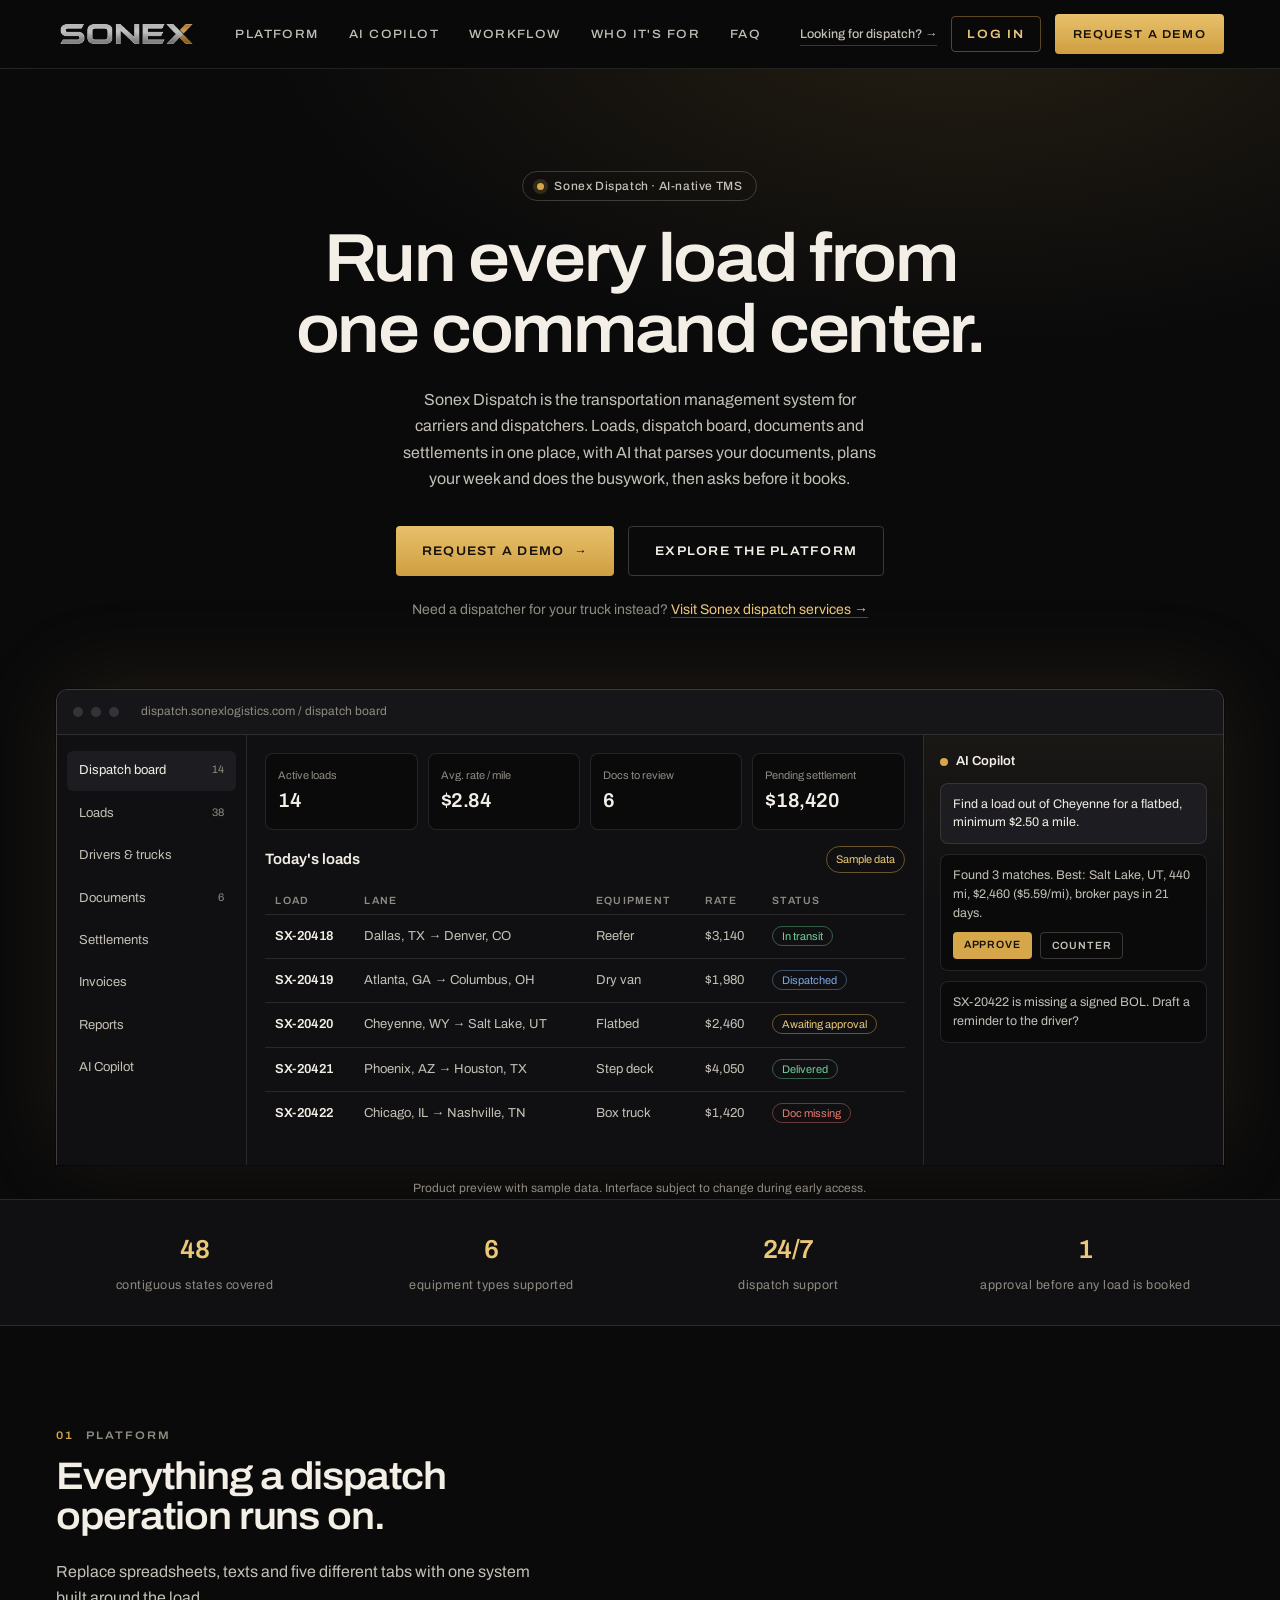
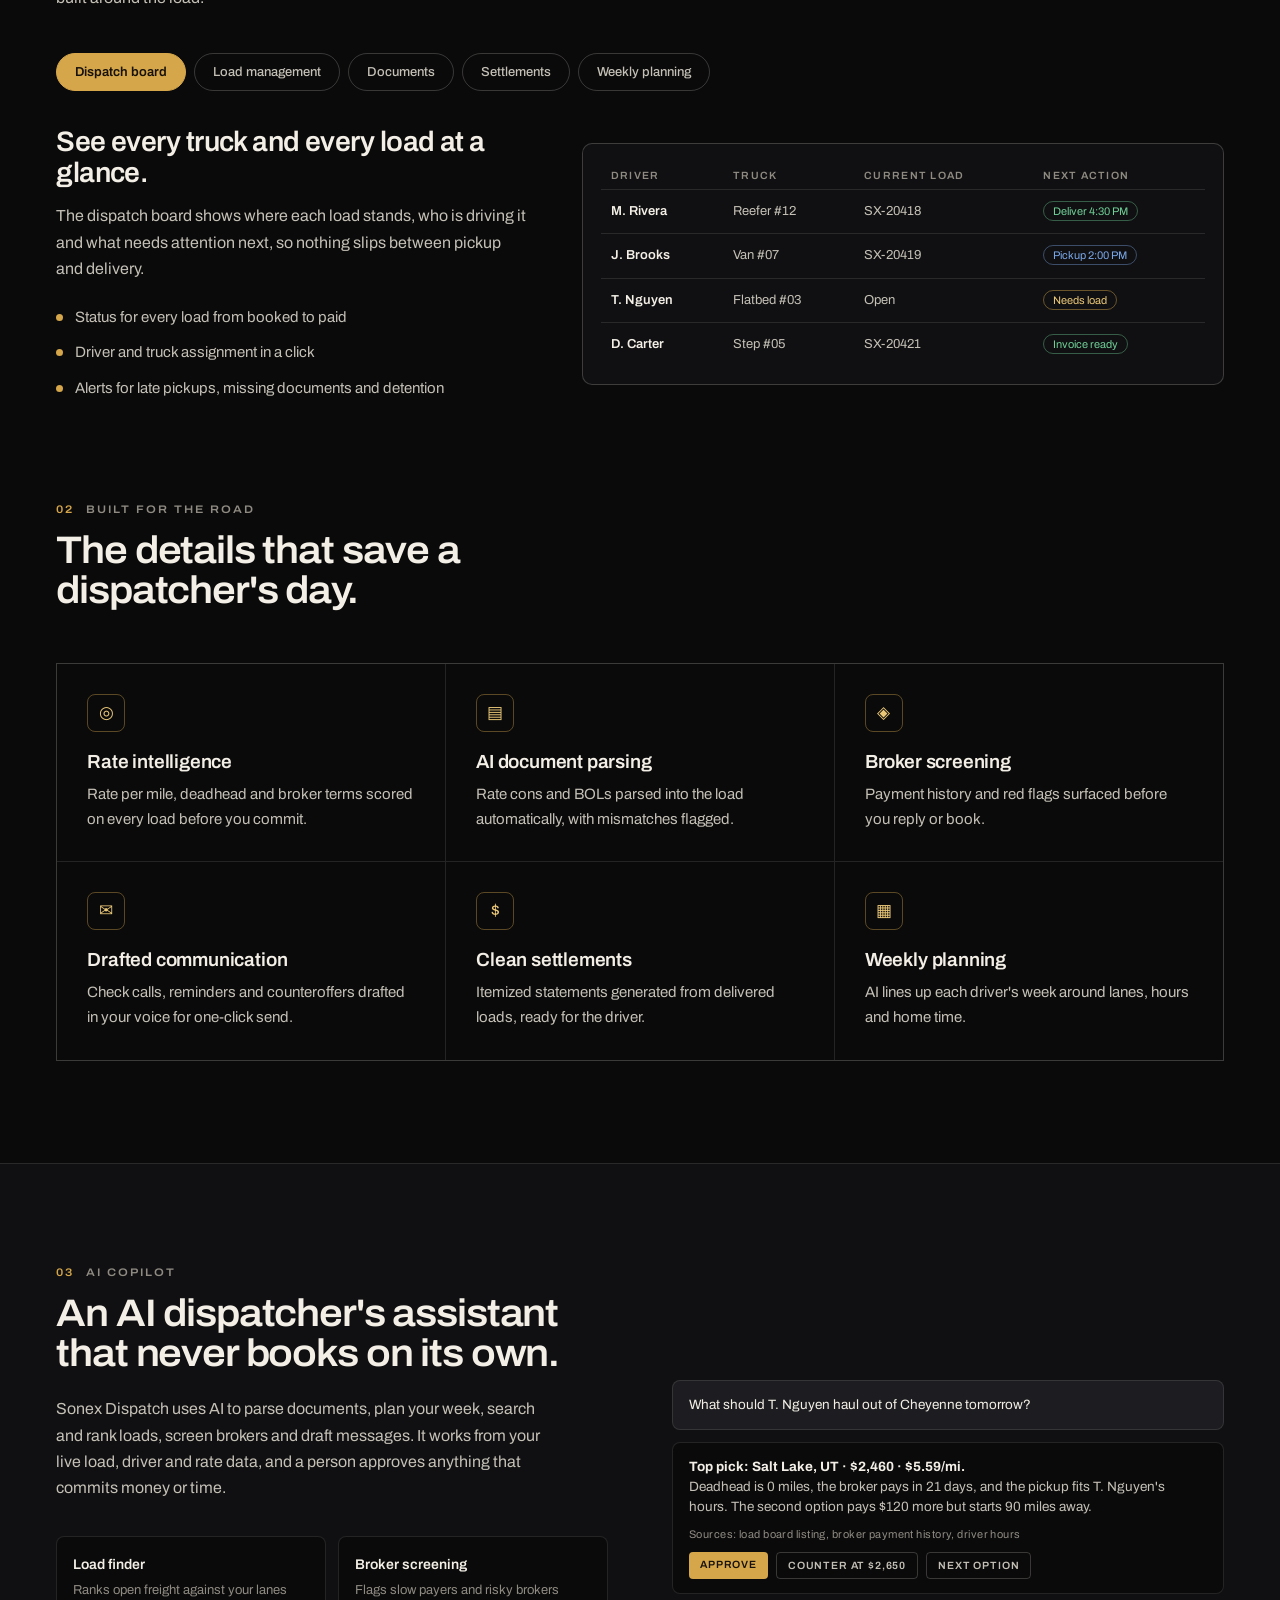
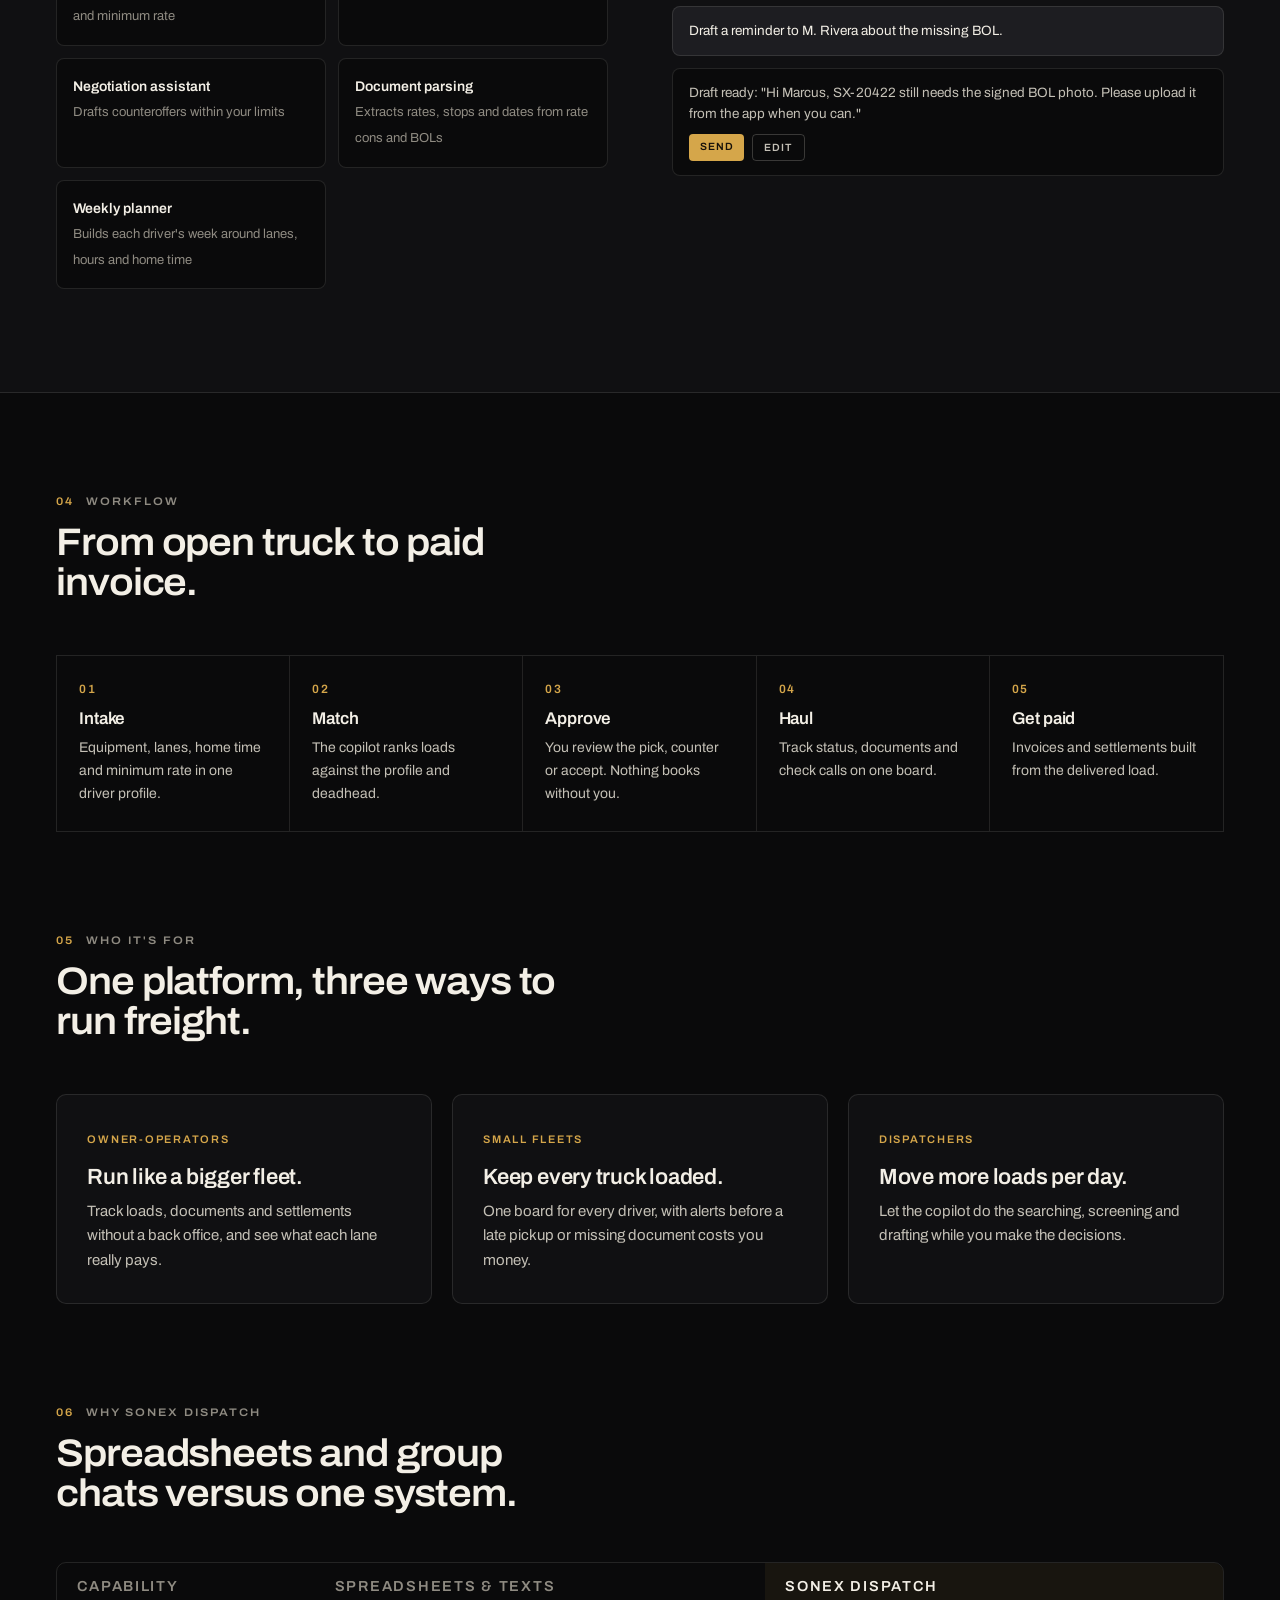
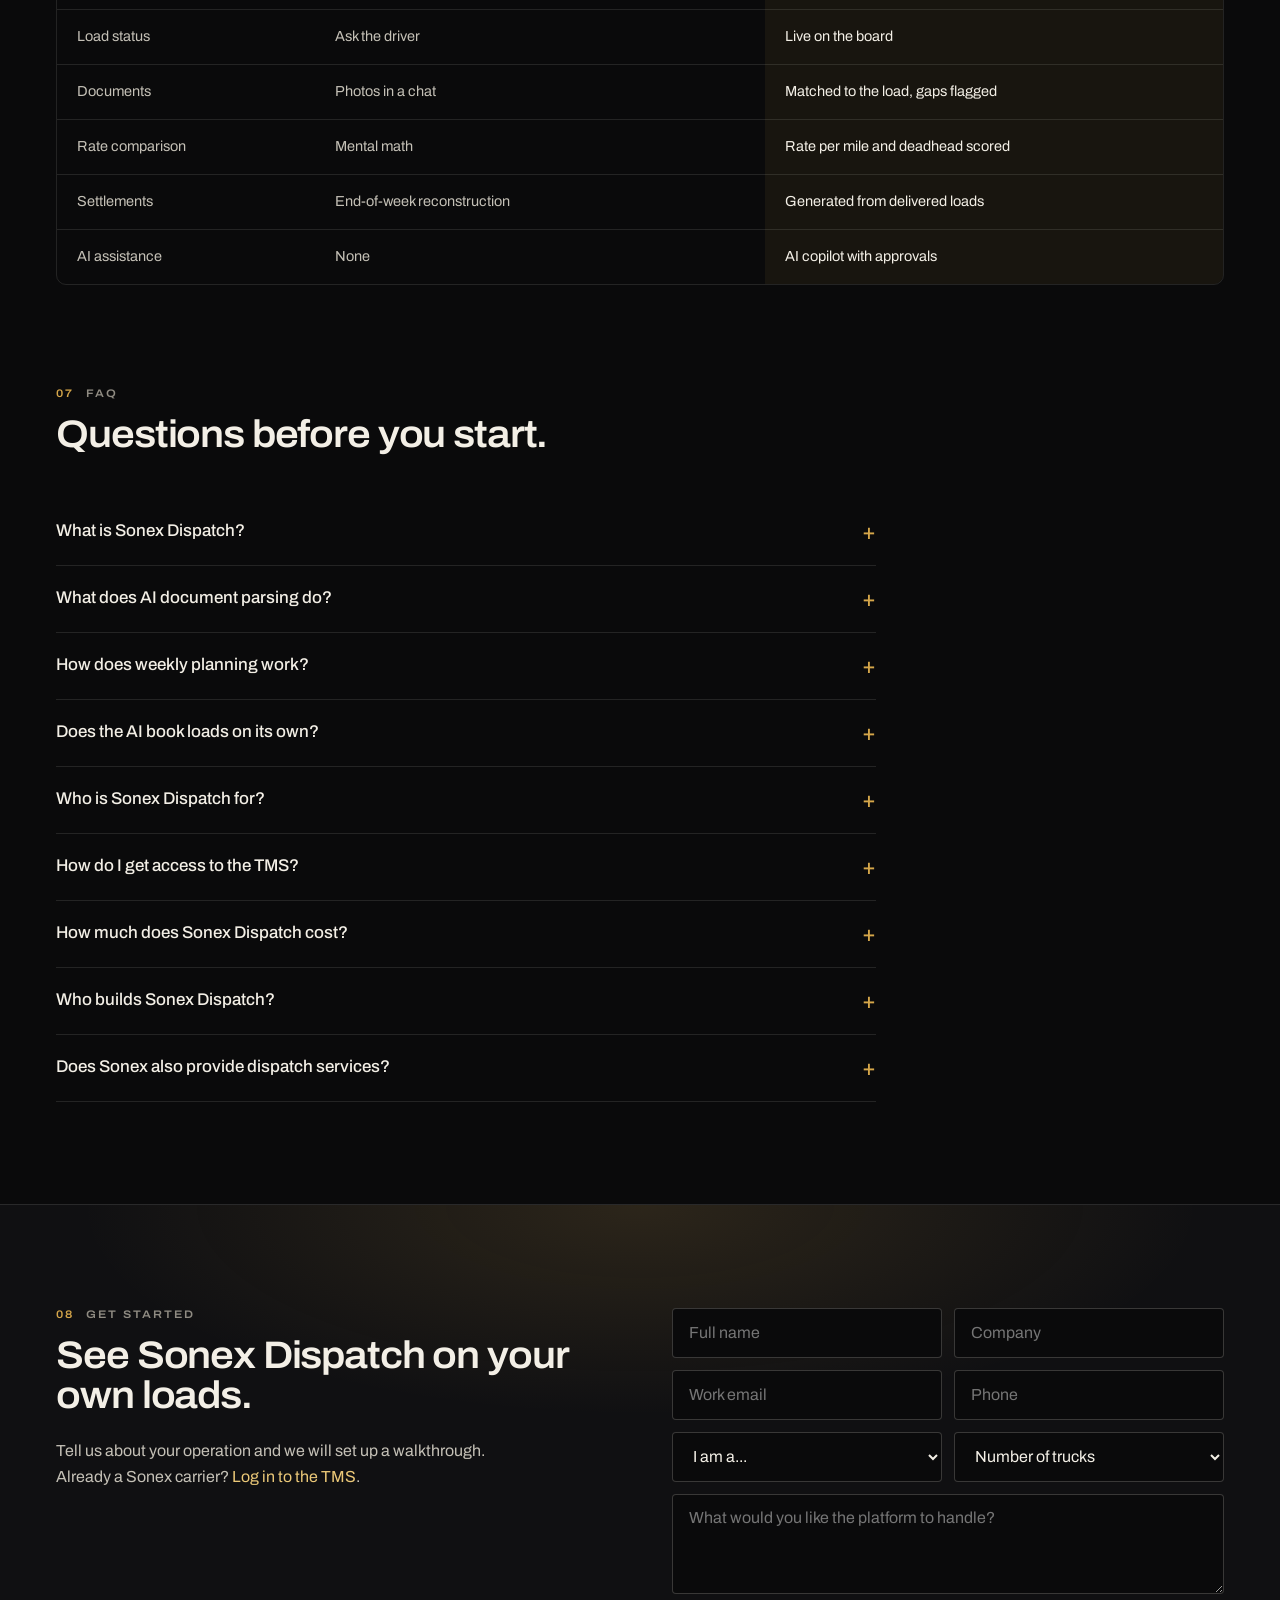
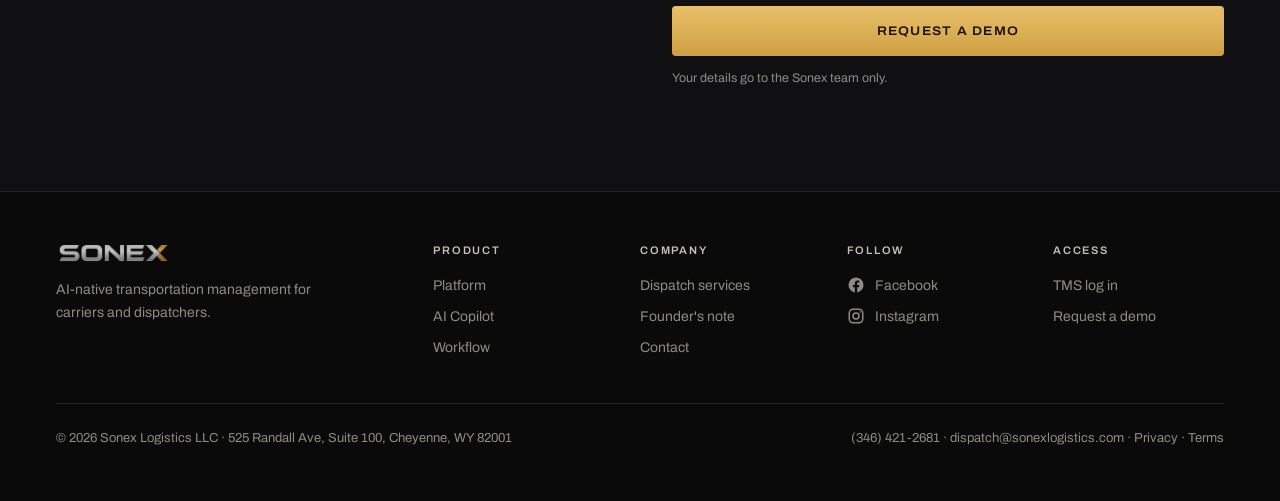
<file: index.html>
<!doctype html>
<html lang="en">
<head>
<meta charset="utf-8">
<meta name="viewport" content="width=device-width,initial-scale=1">
<title>Sonex Dispatch | AI Transportation Management System (TMS)</title>
<meta name="description" content="AI-powered TMS for carriers and dispatchers: dispatch board, load management, AI document parsing, weekly planning and settlements in one platform.">
<meta name="robots" content="index,follow,max-image-preview:large,max-snippet:-1,max-video-preview:-1">
<meta name="author" content="Sonex Logistics LLC">
<link rel="canonical" href="https://sonexlogistics.com/">
<meta property="og:type" content="website">
<meta property="og:site_name" content="Sonex Dispatch">
<meta property="og:title" content="Sonex Dispatch | AI Transportation Management System (TMS)">
<meta property="og:description" content="AI-powered TMS for carriers and dispatchers: dispatch board, load management, AI document parsing, weekly planning and settlements in one platform.">
<meta property="og:url" content="https://sonexlogistics.com/">
<meta property="og:image" content="https://sonexlogistics.com/img/og-image.jpg">
<meta property="og:image:width" content="1200">
<meta property="og:image:height" content="630">
<meta property="og:image:alt" content="Sonex Logistics logo beside a truck on the road">
<meta property="og:locale" content="en_US">
<meta name="twitter:card" content="summary_large_image">
<meta name="twitter:title" content="Sonex Dispatch | AI Transportation Management System (TMS)">
<meta name="twitter:description" content="AI-powered TMS for carriers and dispatchers: dispatch board, load management, AI document parsing, weekly planning and settlements in one platform.">
<meta name="twitter:image" content="https://sonexlogistics.com/img/og-image.jpg">
<link rel="apple-touch-icon" href="img/favicon.png">
<meta name="theme-color" content="#0a0a0b">
<link rel="icon" href="img/favicon.png" type="image/png">
<link rel="preload" href="fonts/archivo.woff2" as="font" type="font/woff2" crossorigin>
<script type="application/ld+json">
{
 "@context": "https://schema.org",
 "@graph": [
  {
   "@type": [
    "Organization",
    "ProfessionalService"
   ],
   "@id": "https://sonexlogistics.com/#org",
   "name": "Sonex Logistics LLC",
   "alternateName": "Sonex Dispatch",
   "url": "https://sonexlogistics.com/",
   "logo": "https://sonexlogistics.com/img/favicon.png",
   "image": "https://sonexlogistics.com/img/og-image.jpg",
   "telephone": "+1-346-421-2681",
   "email": "dispatch@sonexlogistics.com",
   "address": {
    "@type": "PostalAddress",
    "streetAddress": "525 Randall Ave, Suite 100",
    "addressLocality": "Cheyenne",
    "addressRegion": "WY",
    "postalCode": "82001",
    "addressCountry": "US"
   },
   "areaServed": {
    "@type": "Country",
    "name": "United States"
   },
   "founder": {
    "@id": "https://sonexlogistics.com/#founder"
   },
   "sameAs": [
    "https://www.facebook.com/share/1G1TTiNGNM/",
    "https://www.instagram.com/sonexlogisticsllc/"
   ],
   "contactPoint": {
    "@type": "ContactPoint",
    "contactType": "sales",
    "telephone": "+1-346-421-2681",
    "email": "dispatch@sonexlogistics.com",
    "availableLanguage": "English"
   },
   "makesOffer": [
    {
     "@type": "Offer",
     "itemOffered": {
      "@type": "Service",
      "name": "Freight dispatch for owner-operators",
      "url": "https://sonexlogistics.com/dispatch"
     }
    }
   ]
  },
  {
   "@type": "Person",
   "@id": "https://sonexlogistics.com/#founder",
   "name": "Aman Khalid",
   "jobTitle": "Founder",
   "worksFor": {
    "@id": "https://sonexlogistics.com/#org"
   }
  },
  {
   "@type": "WebSite",
   "@id": "https://sonexlogistics.com/#website",
   "url": "https://sonexlogistics.com/",
   "name": "Sonex Dispatch",
   "publisher": {
    "@id": "https://sonexlogistics.com/#org"
   },
   "inLanguage": "en-US"
  },
  {
   "@type": "WebPage",
   "@id": "https://sonexlogistics.com/#webpage",
   "url": "https://sonexlogistics.com/",
   "name": "Sonex Dispatch | AI Transportation Management System (TMS)",
   "description": "AI-powered TMS for carriers and dispatchers: dispatch board, load management, AI document parsing, weekly planning and settlements in one platform.",
   "isPartOf": {
    "@id": "https://sonexlogistics.com/#website"
   },
   "about": {
    "@id": "https://sonexlogistics.com/#app"
   },
   "inLanguage": "en-US",
   "speakable": {
    "@type": "SpeakableSpecification",
    "cssSelector": [
     "h1",
     ".lead",
     ".faq .a"
    ]
   }
  },
  {
   "@type": "SoftwareApplication",
   "@id": "https://sonexlogistics.com/#app",
   "name": "Sonex Dispatch",
   "applicationCategory": "BusinessApplication",
   "applicationSubCategory": "Transportation management system",
   "operatingSystem": "Web",
   "url": "https://sonexlogistics.com/",
   "description": "AI-powered TMS for carriers and dispatchers: dispatch board, load management, AI document parsing, weekly planning and settlements in one platform.",
   "provider": {
    "@id": "https://sonexlogistics.com/#org"
   },
   "featureList": [
    "Dispatch board",
    "Load management",
    "AI document parsing",
    "Weekly planning",
    "Settlements",
    "Broker screening",
    "AI copilot with human approval"
   ],
   "audience": {
    "@type": "Audience",
    "audienceType": "Owner-operators, small fleets and freight dispatchers"
   },
   "installUrl": "https://dispatch.sonexlogistics.com/sonex/login"
  },
  {
   "@type": "FAQPage",
   "@id": "https://sonexlogistics.com/#faq",
   "mainEntity": [
    {
     "@type": "Question",
     "name": "What is Sonex Dispatch?",
     "acceptedAnswer": {
      "@type": "Answer",
      "text": "Sonex Dispatch is an AI-powered transportation management system (TMS) for carriers and dispatchers. It combines a dispatch board, load management, AI document parsing, weekly planning and settlements in one platform, with a person approving every load."
     }
    },
    {
     "@type": "Question",
     "name": "What does AI document parsing do?",
     "acceptedAnswer": {
      "@type": "Answer",
      "text": "AI document parsing reads rate confirmations, bills of lading and proof-of-delivery files, then fills the rate, stops, dates and reference numbers into the load. It flags mismatches and missing signatures so payment is not delayed."
     }
    },
    {
     "@type": "Question",
     "name": "How does weekly planning work?",
     "acceptedAnswer": {
      "@type": "Answer",
      "text": "Weekly planning builds a plan for each driver and truck from their lanes, hours of service, home time and minimum rate. It lines up next loads and backhauls before delivery and updates the plan as loads are booked."
     }
    },
    {
     "@type": "Question",
     "name": "Does the AI book loads on its own?",
     "acceptedAnswer": {
      "@type": "Answer",
      "text": "No. The AI proposes loads, drafts counteroffers and writes messages, but a person approves every load, rate and message before it is booked or sent."
     }
    },
    {
     "@type": "Question",
     "name": "Who is Sonex Dispatch for?",
     "acceptedAnswer": {
      "@type": "Answer",
      "text": "Sonex Dispatch is for owner-operators, small fleets and freight dispatchers hauling Dry Van, Reefer, Flatbed, Step Deck, Box Truck and Hotshot freight across the 48 contiguous United States."
     }
    },
    {
     "@type": "Question",
     "name": "How do I get access to the TMS?",
     "acceptedAnswer": {
      "@type": "Answer",
      "text": "Request a demo on this page and the Sonex team will contact you. Existing Sonex carriers can sign in at dispatch.sonexlogistics.com with the credentials Sonex assigned them."
     }
    },
    {
     "@type": "Question",
     "name": "How much does Sonex Dispatch cost?",
     "acceptedAnswer": {
      "@type": "Answer",
      "text": "Pricing depends on fleet size and which modules you use. Request a demo and the Sonex team will share current pricing for your operation. There is nothing to pay to request a walkthrough."
     }
    },
    {
     "@type": "Question",
     "name": "Who builds Sonex Dispatch?",
     "acceptedAnswer": {
      "@type": "Answer",
      "text": "Sonex Dispatch is built by Sonex Logistics LLC, a freight dispatch company in Cheyenne, Wyoming founded by Aman Khalid. The software turns the company's hands-on dispatch process into a platform."
     }
    },
    {
     "@type": "Question",
     "name": "Does Sonex also provide dispatch services?",
     "acceptedAnswer": {
      "@type": "Answer",
      "text": "Yes. Sonex Logistics LLC also dispatches freight for owner-operators and small carriers in all 48 contiguous states, finding loads, negotiating rates and handling paperwork. Learn more on the dispatch services page at sonexlogistics.com/dispatch."
     }
    }
   ]
  }
 ]
}
</script>
<style>
@font-face{font-family:Archivo;font-weight:400 700;font-stretch:100% 125%;font-display:swap;src:url(fonts/archivo.woff2) format("woff2")}
:root{--bg:#0a0a0b;--s1:#101012;--s2:#161619;--s3:#1d1d21;--tx:#f3efe6;--tx2:#c4c0b6;--mu:#8f8b82;--gold:#d5a64a;--gold2:#ebc878;--ok:#6fcf97;--bad:#e5786d;--blue:#7aa7e8;--ln:rgba(243,239,230,.11);--ln2:rgba(243,239,230,.2);--f:Archivo,"Helvetica Neue",Arial,sans-serif;--pad:clamp(20px,4.4vw,72px)}
*{box-sizing:border-box;margin:0;padding:0}
html{scroll-behavior:smooth;scroll-padding-top:80px}
body{background:var(--bg);color:var(--tx);font:400 16px/1.65 var(--f);-webkit-font-smoothing:antialiased;overflow-x:hidden}
a{color:inherit;text-decoration:none}button{font:inherit;color:inherit;background:none;border:0;cursor:pointer}
img{display:block;max-width:100%}
.w{width:min(1240px,100% - 2*var(--pad));margin-inline:auto}
section{padding-block:clamp(64px,8vw,120px)}
.lab{font:600 11px var(--f);font-stretch:112%;letter-spacing:.18em;text-transform:uppercase;color:var(--mu)}
.lab b{color:var(--gold);margin-right:12px;font-weight:600}
h1,h2,h3{font-weight:600;line-height:1.04}
h1{font-size:clamp(38px,5.4vw,68px);font-stretch:108%;letter-spacing:-.035em;max-width:17ch}
h2{font-size:clamp(26px,3vw,44px);font-stretch:108%;letter-spacing:-.03em;margin-top:16px;max-width:22ch}
h3{font-size:19px;letter-spacing:-.01em}
.lead{font-size:clamp(16px,1.2vw,18px);color:var(--tx2);max-width:54ch;margin-top:22px}
.btn{display:inline-flex;align-items:center;justify-content:center;gap:10px;height:50px;padding:0 26px;border-radius:4px;font:600 12.5px var(--f);font-stretch:110%;letter-spacing:.1em;text-transform:uppercase;transition:.25s;white-space:nowrap}
.gd{background:linear-gradient(180deg,#e8c06b,#cf9f40);color:#17110a}.gd:hover{background:linear-gradient(180deg,#f3d083,#dcae52)}
.ol{border:1px solid var(--ln2)}.ol:hover{border-color:var(--gold);color:var(--gold2)}
.row{display:flex;gap:14px;flex-wrap:wrap;margin-top:34px}
:focus-visible{outline:2px solid var(--gold);outline-offset:3px}
/* nav */
.nav{position:sticky;top:0;z-index:50;background:rgba(10,10,11,.88);backdrop-filter:blur(14px);border-bottom:1px solid var(--ln)}
.nav .w{display:flex;align-items:center;justify-content:space-between;height:68px;gap:20px}
.nav img{height:22px;width:auto}
.nav nav{display:flex;gap:30px;font:500 12px var(--f);font-stretch:110%;letter-spacing:.12em;text-transform:uppercase;color:var(--tx2)}
.nav nav a:hover{color:var(--gold2)}
.nr{display:flex;align-items:center;gap:14px}
.nr .login{font:600 12px var(--f);font-stretch:112%;letter-spacing:.14em;text-transform:uppercase;color:var(--gold2);border:1px solid rgba(213,166,74,.4);padding:10px 15px;border-radius:4px}
.nr .login:hover{background:rgba(213,166,74,.12)}
.dsp{font:500 12.5px var(--f);color:var(--tx2);border-bottom:1px solid var(--ln2);padding:4px 0;white-space:nowrap}.dsp:hover{color:var(--gold2);border-color:var(--gold)}
@media(max-width:1180px){.dsp{display:none}}
.alt{margin-top:22px;font-size:14px;color:var(--mu)}.alt a{color:var(--gold2);border-bottom:1px solid rgba(213,166,74,.4)}.alt a:hover{border-color:var(--gold2)}
.nr .btn{height:40px;padding:0 18px;font-size:11.5px}
@media(max-width:980px){.nav nav{display:none}.nr .btn{display:none}}
/* hero */
.hero{padding-top:clamp(56px,8vw,110px);padding-bottom:0;background:radial-gradient(1000px 480px at 75% -5%,rgba(213,166,74,.13),transparent 70%);overflow:hidden}
.hero .top{text-align:center;display:flex;flex-direction:column;align-items:center}
.hero h1{margin-inline:auto;margin-top:22px}
.hero .lead{margin-inline:auto;text-align:center}
.hero .row{justify-content:center}
.pill{display:inline-flex;align-items:center;gap:10px;border:1px solid var(--ln2);padding:7px 14px;border-radius:999px;font:500 12px var(--f);letter-spacing:.05em;color:var(--tx2)}
.pill i{width:7px;height:7px;border-radius:50%;background:var(--gold);box-shadow:0 0 0 4px rgba(213,166,74,.18)}
/* app mockup */
.app{margin-top:68px;border:1px solid var(--ln2);border-bottom:0;border-radius:12px 12px 0 0;background:var(--s1);box-shadow:0 -10px 90px rgba(213,166,74,.1),0 0 0 1px rgba(0,0,0,.5);overflow:hidden;font-size:13px}
.app .bar{display:flex;align-items:center;gap:8px;padding:12px 16px;border-bottom:1px solid var(--ln);background:var(--s2)}
.app .bar i{width:10px;height:10px;border-radius:50%;background:#33333a}
.app .bar span{margin-left:14px;color:var(--mu);font-size:12px}
.shell{display:grid;grid-template-columns:190px 1fr 300px;min-height:430px}
.side{border-right:1px solid var(--ln);padding:16px 10px;display:grid;gap:3px;align-content:start}
.side a{padding:9px 12px;border-radius:6px;color:var(--tx2);display:flex;justify-content:space-between}
.side a.on{background:var(--s3);color:var(--tx)}
.side a span{color:var(--mu);font-size:11px}
.main{padding:18px;min-width:0}
.main .hd{display:flex;justify-content:space-between;align-items:center;margin-bottom:14px}
.main .hd b{font-size:15px;font-weight:600}
.chip{font-size:11px;padding:3px 9px;border-radius:999px;border:1px solid var(--ln2);color:var(--tx2);white-space:nowrap}
.chip.ok{color:var(--ok);border-color:rgba(111,207,151,.4)}.chip.go{color:var(--gold2);border-color:rgba(213,166,74,.45)}.chip.bl{color:var(--blue);border-color:rgba(122,167,232,.4)}.chip.bd{color:var(--bad);border-color:rgba(229,120,109,.4)}
table{width:100%;border-collapse:collapse}
th{text-align:left;font:600 10.5px var(--f);letter-spacing:.12em;text-transform:uppercase;color:var(--mu);padding:8px 10px;border-bottom:1px solid var(--ln)}
td{padding:11px 10px;border-bottom:1px solid var(--ln);color:var(--tx2);white-space:nowrap}
td b{color:var(--tx);font-weight:600}
tr:last-child td{border:0}
.kpis{display:grid;grid-template-columns:repeat(4,1fr);gap:10px;margin-bottom:16px}
.kpi{border:1px solid var(--ln);border-radius:8px;padding:12px;background:var(--bg)}
.kpi span{font-size:11px;color:var(--mu);display:block}.kpi b{font-size:20px;font-weight:600;letter-spacing:-.02em}
.cop{border-left:1px solid var(--ln);padding:16px;display:grid;gap:10px;align-content:start;background:linear-gradient(180deg,rgba(213,166,74,.05),transparent 40%)}
.cop .t{display:flex;align-items:center;gap:8px;font-weight:600;font-size:13px}
.cop .t i{width:8px;height:8px;border-radius:50%;background:var(--gold)}
.msg{border:1px solid var(--ln);border-radius:8px;padding:11px 12px;color:var(--tx2);font-size:12.5px;line-height:1.5;background:var(--bg)}
.msg.me{background:var(--s3);color:var(--tx)}
.msg .row2{display:flex;gap:8px;margin-top:10px}
.mini{font:600 10.5px var(--f);letter-spacing:.08em;text-transform:uppercase;padding:7px 11px;border-radius:4px}
.mini.g{background:var(--gold);color:#17110a}.mini.o{border:1px solid var(--ln2);color:var(--tx2)}
@media(max-width:1000px){.shell{grid-template-columns:1fr}.side,.cop{display:none}.kpis{grid-template-columns:repeat(2,1fr)}.main{overflow-x:auto}}
.cap{text-align:center;color:var(--mu);font-size:12px;margin-top:14px}
/* trust strip */
.strip{border-block:1px solid var(--ln);padding-block:28px;background:var(--s1)}
.strip .w{display:grid;grid-template-columns:repeat(4,1fr);gap:20px;text-align:center}
.strip b{display:block;font-size:26px;font-weight:600;letter-spacing:-.02em;color:var(--gold2)}
.strip span{font-size:12.5px;color:var(--mu);letter-spacing:.04em}
@media(max-width:700px){.strip .w{grid-template-columns:repeat(2,1fr)}}
/* feature tabs */
.tabs{display:flex;gap:8px;flex-wrap:wrap;margin-top:42px}
.tab{padding:11px 18px;border:1px solid var(--ln2);border-radius:999px;font:500 13px var(--f);color:var(--tx2);transition:.2s}
.tab:hover{border-color:var(--gold)}
.tab[aria-selected=true]{background:var(--gold);color:#17110a;border-color:var(--gold);font-weight:600}
.panel{display:grid;grid-template-columns:.85fr 1.15fr;gap:clamp(28px,4vw,64px);margin-top:36px;align-items:center}
.panel[hidden]{display:none}
.panel h3{font-size:clamp(22px,2.2vw,30px);letter-spacing:-.02em;line-height:1.1}
.panel p{color:var(--tx2);margin-top:14px}
.ticks{list-style:none;margin-top:22px;display:grid;gap:11px}
.ticks li{display:flex;gap:12px;color:var(--tx2);font-size:15px}
.ticks li::before{content:"";flex:none;width:7px;height:7px;margin-top:9px;border-radius:50%;background:var(--gold)}
.mock{border:1px solid var(--ln2);border-radius:10px;background:var(--s1);padding:18px;font-size:13px;overflow:hidden}
@media(max-width:900px){.panel{grid-template-columns:1fr}.mock{overflow-x:auto}}
/* grid cards */
.cards{display:grid;grid-template-columns:repeat(3,1fr);gap:1px;background:var(--ln);border:1px solid var(--ln);margin-top:52px}
.cards>div{background:var(--bg);padding:30px;transition:background .25s}
.cards>div:hover{background:var(--s1)}
.cards .ic{width:38px;height:38px;border:1px solid rgba(213,166,74,.4);border-radius:8px;display:grid;place-items:center;color:var(--gold2);margin-bottom:20px;font-size:17px}
.cards p{color:var(--tx2);font-size:15px;margin-top:10px}
@media(max-width:900px){.cards{grid-template-columns:1fr}}
/* AI section */
.ai{background:var(--s1);border-block:1px solid var(--ln)}
.ai .grid{display:grid;grid-template-columns:1fr 1fr;gap:clamp(30px,5vw,80px);align-items:center}
.chat{display:grid;gap:12px}
.chat .msg{font-size:13.5px;padding:14px 16px}
.chat .src{font-size:11px;color:var(--mu);margin-top:8px;letter-spacing:.04em}
.agents{display:grid;grid-template-columns:1fr 1fr;gap:12px;margin-top:34px}
.agents div{border:1px solid var(--ln);border-radius:8px;padding:16px;background:var(--bg)}
.agents b{display:block;font-size:14px;font-weight:600}
.agents span{font-size:13px;color:var(--mu)}
@media(max-width:900px){.ai .grid{grid-template-columns:1fr}.agents{grid-template-columns:1fr}}
/* workflow */
.flow{display:grid;grid-template-columns:repeat(5,1fr);gap:0;margin-top:52px;border:1px solid var(--ln)}
.flow>div{padding:26px 22px;border-right:1px solid var(--ln);position:relative}
.flow>div:last-child{border:0}
.flow .n{font:600 12px var(--f);letter-spacing:.14em;color:var(--gold)}
.flow h3{font-size:17px;margin:14px 0 8px}
.flow p{font-size:14px;color:var(--tx2)}
@media(max-width:900px){.flow{grid-template-columns:1fr}.flow>div{border-right:0;border-bottom:1px solid var(--ln)}}
/* roles */
.roles{display:grid;grid-template-columns:repeat(3,1fr);gap:20px;margin-top:52px}
.role{border:1px solid var(--ln);border-radius:10px;padding:30px;background:var(--s1)}
.role small{font:600 11px var(--f);letter-spacing:.16em;text-transform:uppercase;color:var(--gold)}
.role h3{margin:14px 0 10px;font-size:22px}
.role p{color:var(--tx2);font-size:15px}
@media(max-width:900px){.roles{grid-template-columns:1fr}}
/* compare */
.cmp{margin-top:48px;border:1px solid var(--ln);border-radius:10px;overflow:hidden}
.cmp table td,.cmp table th{padding:15px 20px;font-size:14.5px}
.cmp th:nth-child(3),.cmp td:nth-child(3){background:rgba(213,166,74,.07);color:var(--tx)}
.cmp td{white-space:normal}
@media(max-width:700px){.cmp{overflow-x:auto}}
/* faq */
.faq{max-width:820px;margin-top:44px}
.q{border-bottom:1px solid var(--ln)}
.q h3{font-size:inherit;font-weight:inherit;line-height:inherit}
.q button{width:100%;display:flex;justify-content:space-between;gap:20px;text-align:left;padding:22px 0;font:500 17px var(--f);color:var(--tx)}
.q button i{font-style:normal;color:var(--gold);transition:transform .25s;font-size:22px;line-height:1}
.q button[aria-expanded=true] i{transform:rotate(45deg)}
.q .a{display:none;padding:0 0 24px;color:var(--tx2);max-width:68ch}
.q button[aria-expanded=true]+.a{display:block}
/* cta */
.cta{background:radial-gradient(800px 300px at 50% 0,rgba(213,166,74,.14),transparent 70%),var(--s1);border-top:1px solid var(--ln)}
.cta .grid{display:grid;grid-template-columns:1fr 1fr;gap:clamp(30px,5vw,80px);align-items:start}
.form{display:grid;gap:12px}
.form .two{display:grid;grid-template-columns:1fr 1fr;gap:12px}
.form input,.form select,.form textarea{height:50px;width:100%;background:var(--bg);border:1px solid var(--ln2);border-radius:4px;color:var(--tx);padding:0 16px;font:400 16px var(--f)}
.form textarea{height:100px;padding:14px 16px;resize:vertical}
.form input:focus,.form select:focus,.form textarea:focus{outline:2px solid var(--gold);outline-offset:1px}
.form small{color:var(--mu);font-size:12.5px}
@media(max-width:900px){.cta .grid{grid-template-columns:1fr}.form .two{grid-template-columns:1fr}}
.foot{padding-block:52px;border-top:1px solid var(--ln);font-size:14px;color:var(--mu)}
.foot .cols{display:grid;grid-template-columns:2fr repeat(4,1fr);gap:36px}
.foot .soc{display:flex;align-items:center;gap:10px}
.foot .h4{font:600 11px var(--f);letter-spacing:.16em;text-transform:uppercase;color:var(--tx2);margin-bottom:14px}
.foot a{display:block;padding:4px 0}.foot a:hover{color:var(--gold2)}
.foot .bot{margin-top:40px;padding-top:24px;border-top:1px solid var(--ln);display:flex;justify-content:space-between;flex-wrap:wrap;gap:12px;font-size:13px}
@media(max-width:800px){.foot .cols{grid-template-columns:1fr 1fr}}
.foot .bot a{display:inline;padding:0}
dialog{background:var(--s1);color:var(--tx);border:1px solid var(--ln2);border-radius:10px;padding:34px;max-width:560px;width:calc(100% - 40px)}
dialog::backdrop{background:rgba(0,0,0,.7)}
dialog p{color:var(--tx2);margin-top:14px;font-size:15px}
dialog{max-height:86vh;overflow:auto}
dialog b{color:var(--tx)}
</style>
</head>
<body>

<header class="nav">
  <div class="w">
    <a href="#top" aria-label="Sonex Dispatch home"><img src="img/logo-word.webp" alt="Sonex" width="180" height="22"></a>
    <nav aria-label="Primary">
      <a href="#platform">Platform</a>
      <a href="#ai">AI Copilot</a>
      <a href="#workflow">Workflow</a>
      <a href="#who">Who it's for</a>
      <a href="#faq">FAQ</a>
    </nav>
    <div class="nr">
      <a class="dsp" href="/dispatch">Looking for dispatch? <span>→</span></a>
      <a class="login" href="https://dispatch.sonexlogistics.com/sonex/login">Log in</a>
      <a class="btn gd" href="#demo">Request a demo</a>
    </div>
  </div>
</header>

<main id="top">

<!-- HERO -->
<section class="hero">
  <div class="w">
    <div class="top">
      <span class="pill"><i></i>Sonex Dispatch · AI-native TMS</span>
      <h1>Run every load from one command center.</h1>
      <p class="lead">Sonex Dispatch is the transportation management system for carriers and dispatchers. Loads, dispatch board, documents and settlements in one place, with AI that parses your documents, plans your week and does the busywork, then asks before it books.</p>
      <div class="row">
        <a class="btn gd" href="#demo">Request a demo <span>→</span></a>
        <a class="btn ol" href="#platform">Explore the platform</a>
      </div>
      <p class="alt">Need a dispatcher for your truck instead? <a href="/dispatch">Visit Sonex dispatch services →</a></p>
    </div>

    <div class="app" aria-label="Sonex Dispatch product preview, sample data">
      <div class="bar"><i></i><i></i><i></i><span>dispatch.sonexlogistics.com / dispatch board</span></div>
      <div class="shell">
        <aside class="side">
          <a class="on">Dispatch board <span>14</span></a>
          <a>Loads <span>38</span></a>
          <a>Drivers &amp; trucks</a>
          <a>Documents <span>6</span></a>
          <a>Settlements</a>
          <a>Invoices</a>
          <a>Reports</a>
          <a>AI Copilot</a>
        </aside>
        <div class="main">
          <div class="kpis">
            <div class="kpi"><span>Active loads</span><b>14</b></div>
            <div class="kpi"><span>Avg. rate / mile</span><b>$2.84</b></div>
            <div class="kpi"><span>Docs to review</span><b>6</b></div>
            <div class="kpi"><span>Pending settlement</span><b>$18,420</b></div>
          </div>
          <div class="hd"><b>Today's loads</b><span class="chip go">Sample data</span></div>
          <table>
            <thead><tr><th>Load</th><th>Lane</th><th>Equipment</th><th>Rate</th><th>Status</th></tr></thead>
            <tbody>
              <tr><td><b>SX-20418</b></td><td>Dallas, TX → Denver, CO</td><td>Reefer</td><td>$3,140</td><td><span class="chip ok">In transit</span></td></tr>
              <tr><td><b>SX-20419</b></td><td>Atlanta, GA → Columbus, OH</td><td>Dry van</td><td>$1,980</td><td><span class="chip bl">Dispatched</span></td></tr>
              <tr><td><b>SX-20420</b></td><td>Cheyenne, WY → Salt Lake, UT</td><td>Flatbed</td><td>$2,460</td><td><span class="chip go">Awaiting approval</span></td></tr>
              <tr><td><b>SX-20421</b></td><td>Phoenix, AZ → Houston, TX</td><td>Step deck</td><td>$4,050</td><td><span class="chip ok">Delivered</span></td></tr>
              <tr><td><b>SX-20422</b></td><td>Chicago, IL → Nashville, TN</td><td>Box truck</td><td>$1,420</td><td><span class="chip bd">Doc missing</span></td></tr>
            </tbody>
          </table>
        </div>
        <aside class="cop">
          <div class="t"><i></i>AI Copilot</div>
          <div class="msg me">Find a load out of Cheyenne for a flatbed, minimum $2.50 a mile.</div>
          <div class="msg">Found 3 matches. Best: Salt Lake, UT, 440 mi, $2,460 ($5.59/mi), broker pays in 21 days.
            <div class="row2"><span class="mini g">Approve</span><span class="mini o">Counter</span></div>
          </div>
          <div class="msg">SX-20422 is missing a signed BOL. Draft a reminder to the driver?</div>
        </aside>
      </div>
    </div>
    <p class="cap">Product preview with sample data. Interface subject to change during early access.</p>
  </div>
</section>

<!-- STRIP -->
<div class="strip">
  <div class="w">
    <div><b>48</b><span>contiguous states covered</span></div>
    <div><b>6</b><span>equipment types supported</span></div>
    <div><b>24/7</b><span>dispatch support</span></div>
    <div><b>1</b><span>approval before any load is booked</span></div>
  </div>
</div>

<!-- PLATFORM -->
<section id="platform">
  <div class="w">
    <div class="lab"><b>01</b>Platform</div>
    <h2>Everything a dispatch operation runs on.</h2>
    <p class="lead">Replace spreadsheets, texts and five different tabs with one system built around the load.</p>

    <div class="tabs" role="tablist" aria-label="Platform modules">
      <button class="tab" role="tab" aria-selected="true" data-t="t1">Dispatch board</button>
      <button class="tab" role="tab" aria-selected="false" data-t="t2">Load management</button>
      <button class="tab" role="tab" aria-selected="false" data-t="t3">Documents</button>
      <button class="tab" role="tab" aria-selected="false" data-t="t4">Settlements</button>
      <button class="tab" role="tab" aria-selected="false" data-t="t5">Weekly planning</button>
    </div>

    <div class="panel" id="t1" role="tabpanel">
      <div>
        <h3>See every truck and every load at a glance.</h3>
        <p>The dispatch board shows where each load stands, who is driving it and what needs attention next, so nothing slips between pickup and delivery.</p>
        <ul class="ticks"><li>Status for every load from booked to paid</li><li>Driver and truck assignment in a click</li><li>Alerts for late pickups, missing documents and detention</li></ul>
      </div>
      <div class="mock">
        <table><thead><tr><th>Driver</th><th>Truck</th><th>Current load</th><th>Next action</th></tr></thead><tbody>
          <tr><td><b>M. Rivera</b></td><td>Reefer #12</td><td>SX-20418</td><td><span class="chip ok">Deliver 4:30 PM</span></td></tr>
          <tr><td><b>J. Brooks</b></td><td>Van #07</td><td>SX-20419</td><td><span class="chip bl">Pickup 2:00 PM</span></td></tr>
          <tr><td><b>T. Nguyen</b></td><td>Flatbed #03</td><td>Open</td><td><span class="chip go">Needs load</span></td></tr>
          <tr><td><b>D. Carter</b></td><td>Step #05</td><td>SX-20421</td><td><span class="chip ok">Invoice ready</span></td></tr>
        </tbody></table>
      </div>
    </div>

    <div class="panel" id="t2" role="tabpanel" hidden>
      <div>
        <h3>One record for every load, start to finish.</h3>
        <p>Rate, broker, stops, driver, documents and payment live on a single load page with a full activity trail.</p>
        <ul class="ticks"><li>Pickup and delivery stops with appointment windows</li><li>Rate per mile and deadhead calculated for you</li><li>Complete history of every change and message</li></ul>
      </div>
      <div class="mock">
        <div class="hd" style="display:flex;justify-content:space-between;margin-bottom:12px"><b>SX-20420 · Cheyenne, WY → Salt Lake, UT</b><span class="chip go">Awaiting approval</span></div>
        <table><tbody>
          <tr><td>Equipment</td><td><b>Flatbed 48'</b></td></tr>
          <tr><td>Distance</td><td><b>440 mi</b></td></tr>
          <tr><td>Rate</td><td><b>$2,460 · $5.59/mi</b></td></tr>
          <tr><td>Broker pay terms</td><td><b>Net 21</b></td></tr>
          <tr><td>Pickup</td><td><b>Tomorrow 8:00 AM</b></td></tr>
        </tbody></table>
      </div>
    </div>

    <div class="panel" id="t3" role="tabpanel" hidden>
      <div>
        <h3>AI parses every document for you.</h3>
        <p>Upload a rate confirmation, BOLs or PODs and AI extracts the rate, stops, dates and reference numbers straight into the load. No retyping, and anything missing or mismatched is flagged before it holds up payment.</p>
        <ul class="ticks"><li>Rate confirmations, BOLs, PODs and invoices in one place</li><li>AI parsing fills in rate, stops, dates and reference numbers</li><li>Mismatches between documents and the load are flagged</li><li>Missing-document reminders drafted for the driver</li></ul>
      </div>
      <div class="mock">
        <table><thead><tr><th>Document</th><th>Load</th><th>Status</th></tr></thead><tbody>
          <tr><td><b>Rate confirmation</b></td><td>SX-20420</td><td><span class="chip ok">Matched</span></td></tr>
          <tr><td><b>Bill of lading</b></td><td>SX-20422</td><td><span class="chip bd">Signature missing</span></td></tr>
          <tr><td><b>Proof of delivery</b></td><td>SX-20421</td><td><span class="chip ok">Matched</span></td></tr>
          <tr><td><b>Invoice</b></td><td>SX-20421</td><td><span class="chip bl">Ready to send</span></td></tr>
        </tbody></table>
      </div>
    </div>

    <div class="panel" id="t4" role="tabpanel" hidden>
      <div>
        <h3>Know what you earned before the week ends.</h3>
        <p>Settlements are built from delivered loads, with fees and deductions itemized, so drivers and dispatchers see the same numbers.</p>
        <ul class="ticks"><li>Per-load and per-week settlement statements</li><li>Dispatch fees and deductions itemized clearly</li><li>Export-ready records for IFTA and bookkeeping</li></ul>
      </div>
      <div class="mock">
        <table><tbody>
          <tr><td>Gross revenue (4 loads)</td><td><b>$11,650</b></td></tr>
          <tr><td>Dispatch fee</td><td><b>− per agreement</b></td></tr>
          <tr><td>Fuel advances</td><td><b>− $1,200</b></td></tr>
          <tr><td>Net to carrier</td><td><b style="color:var(--gold2)">Itemized statement</b></td></tr>
        </tbody></table>
        <p style="color:var(--mu);font-size:12px;margin-top:12px">Sample statement layout.</p>
      </div>
    </div>
  
    <div class="panel" id="t5" role="tabpanel" hidden>
      <div>
        <h3>Plan the whole week, not just the next load.</h3>
        <p>AI builds a weekly plan for each driver from their lanes, hours, home time and minimum rate, then updates it as loads are booked, so every truck stays moving and nobody ends up stranded.</p>
        <ul class="ticks"><li>Week-at-a-glance plan per driver and truck</li><li>Backhauls and next loads lined up before delivery</li><li>Home time and hours-of-service respected in every plan</li></ul>
      </div>
      <div class="mock">
        <table><thead><tr><th>Day</th><th>M. Rivera</th><th>T. Nguyen</th></tr></thead><tbody>
          <tr><td><b>Mon</b></td><td>Dallas → Denver</td><td>Cheyenne → Salt Lake</td></tr>
          <tr><td><b>Tue</b></td><td>Deliver · reload Denver</td><td>Deliver · reload Salt Lake</td></tr>
          <tr><td><b>Wed</b></td><td>Denver → Kansas City</td><td>Salt Lake → Boise</td></tr>
          <tr><td><b>Thu</b></td><td>Deliver · rest</td><td>Boise → Portland</td></tr>
          <tr><td><b>Fri</b></td><td>KC → Dallas (home)</td><td><span class="chip go">Open, AI suggesting</span></td></tr>
        </tbody></table>
        <p style="color:var(--mu);font-size:12px;margin-top:12px">Sample plan layout.</p>
      </div>
    </div>
  </div>
</section>

<!-- CARDS -->
<section style="padding-top:0">
  <div class="w">
    <div class="lab"><b>02</b>Built for the road</div>
    <h2>The details that save a dispatcher's day.</h2>
    <div class="cards">
      <div><div class="ic">◎</div><h3>Rate intelligence</h3><p>Rate per mile, deadhead and broker terms scored on every load before you commit.</p></div>
      <div><div class="ic">▤</div><h3>AI document parsing</h3><p>Rate cons and BOLs parsed into the load automatically, with mismatches flagged.</p></div>
      <div><div class="ic">◈</div><h3>Broker screening</h3><p>Payment history and red flags surfaced before you reply or book.</p></div>
      <div><div class="ic">✉</div><h3>Drafted communication</h3><p>Check calls, reminders and counteroffers drafted in your voice for one-click send.</p></div>
      <div><div class="ic">$</div><h3>Clean settlements</h3><p>Itemized statements generated from delivered loads, ready for the driver.</p></div>
      <div><div class="ic">▦</div><h3>Weekly planning</h3><p>AI lines up each driver's week around lanes, hours and home time.</p></div>
    </div>
  </div>
</section>

<!-- AI -->
<section class="ai" id="ai">
  <div class="w grid">
    <div>
      <div class="lab"><b>03</b>AI Copilot</div>
      <h2>An AI dispatcher's assistant that never books on its own.</h2>
      <p class="lead">Sonex Dispatch uses AI to parse documents, plan your week, search and rank loads, screen brokers and draft messages. It works from your live load, driver and rate data, and a person approves anything that commits money or time.</p>
      <div class="agents">
        <div><b>Load finder</b><span>Ranks open freight against your lanes and minimum rate</span></div>
        <div><b>Broker screening</b><span>Flags slow payers and risky brokers</span></div>
        <div><b>Negotiation assistant</b><span>Drafts counteroffers within your limits</span></div>
        <div><b>Document parsing</b><span>Extracts rates, stops and dates from rate cons and BOLs</span></div>
        <div><b>Weekly planner</b><span>Builds each driver's week around lanes, hours and home time</span></div>
      </div>
    </div>
    <div class="chat">
      <div class="msg me">What should T. Nguyen haul out of Cheyenne tomorrow?</div>
      <div class="msg"><b style="color:var(--tx)">Top pick: Salt Lake, UT · $2,460 · $5.59/mi.</b><br>Deadhead is 0 miles, the broker pays in 21 days, and the pickup fits T. Nguyen's hours. The second option pays $120 more but starts 90 miles away.
        <div class="src">Sources: load board listing, broker payment history, driver hours</div>
        <div class="row2"><span class="mini g">Approve</span><span class="mini o">Counter at $2,650</span><span class="mini o">Next option</span></div>
      </div>
      <div class="msg me">Draft a reminder to M. Rivera about the missing BOL.</div>
      <div class="msg">Draft ready: "Hi Marcus, SX-20422 still needs the signed BOL photo. Please upload it from the app when you can." <div class="row2"><span class="mini g">Send</span><span class="mini o">Edit</span></div></div>
    </div>
  </div>
</section>

<!-- WORKFLOW -->
<section id="workflow">
  <div class="w">
    <div class="lab"><b>04</b>Workflow</div>
    <h2>From open truck to paid invoice.</h2>
    <div class="flow">
      <div><div class="n">01</div><h3>Intake</h3><p>Equipment, lanes, home time and minimum rate in one driver profile.</p></div>
      <div><div class="n">02</div><h3>Match</h3><p>The copilot ranks loads against the profile and deadhead.</p></div>
      <div><div class="n">03</div><h3>Approve</h3><p>You review the pick, counter or accept. Nothing books without you.</p></div>
      <div><div class="n">04</div><h3>Haul</h3><p>Track status, documents and check calls on one board.</p></div>
      <div><div class="n">05</div><h3>Get paid</h3><p>Invoices and settlements built from the delivered load.</p></div>
    </div>
  </div>
</section>

<!-- WHO -->
<section id="who" style="padding-top:0">
  <div class="w">
    <div class="lab"><b>05</b>Who it's for</div>
    <h2>One platform, three ways to run freight.</h2>
    <div class="roles">
      <div class="role"><small>Owner-operators</small><h3>Run like a bigger fleet.</h3><p>Track loads, documents and settlements without a back office, and see what each lane really pays.</p></div>
      <div class="role"><small>Small fleets</small><h3>Keep every truck loaded.</h3><p>One board for every driver, with alerts before a late pickup or missing document costs you money.</p></div>
      <div class="role"><small>Dispatchers</small><h3>Move more loads per day.</h3><p>Let the copilot do the searching, screening and drafting while you make the decisions.</p></div>
    </div>
  </div>
</section>

<!-- COMPARE -->
<section style="padding-top:0">
  <div class="w">
    <div class="lab"><b>06</b>Why Sonex Dispatch</div>
    <h2>Spreadsheets and group chats versus one system.</h2>
    <div class="cmp">
      <table>
        <thead><tr><th>Capability</th><th>Spreadsheets &amp; texts</th><th>Sonex Dispatch</th></tr></thead>
        <tbody>
          <tr><td>Load status</td><td>Ask the driver</td><td>Live on the board</td></tr>
          <tr><td>Documents</td><td>Photos in a chat</td><td>Matched to the load, gaps flagged</td></tr>
          <tr><td>Rate comparison</td><td>Mental math</td><td>Rate per mile and deadhead scored</td></tr>
          <tr><td>Settlements</td><td>End-of-week reconstruction</td><td>Generated from delivered loads</td></tr>
          <tr><td>AI assistance</td><td>None</td><td>AI copilot with approvals</td></tr>
        </tbody>
      </table>
    </div>
  </div>
</section>

<!-- FAQ -->
<section id="faq" style="padding-top:0">
  <div class="w">
    <div class="lab"><b>07</b>FAQ</div>
    <h2>Questions before you start.</h2>
    <div class="faq">
      <div class="q"><h3><button aria-expanded="false" aria-controls="fa1">What is Sonex Dispatch?<i>+</i></button></h3><div class="a" id="fa1"><p>Sonex Dispatch is an AI-powered transportation management system (TMS) for carriers and dispatchers. It combines a dispatch board, load management, AI document parsing, weekly planning and settlements in one platform, with a person approving every load.</p></div></div>
      <div class="q"><h3><button aria-expanded="false" aria-controls="fa2">What does AI document parsing do?<i>+</i></button></h3><div class="a" id="fa2"><p>AI document parsing reads rate confirmations, bills of lading and proof-of-delivery files, then fills the rate, stops, dates and reference numbers into the load. It flags mismatches and missing signatures so payment is not delayed.</p></div></div>
      <div class="q"><h3><button aria-expanded="false" aria-controls="fa3">How does weekly planning work?<i>+</i></button></h3><div class="a" id="fa3"><p>Weekly planning builds a plan for each driver and truck from their lanes, hours of service, home time and minimum rate. It lines up next loads and backhauls before delivery and updates the plan as loads are booked.</p></div></div>
      <div class="q"><h3><button aria-expanded="false" aria-controls="fa4">Does the AI book loads on its own?<i>+</i></button></h3><div class="a" id="fa4"><p>No. The AI proposes loads, drafts counteroffers and writes messages, but a person approves every load, rate and message before it is booked or sent.</p></div></div>
      <div class="q"><h3><button aria-expanded="false" aria-controls="fa5">Who is Sonex Dispatch for?<i>+</i></button></h3><div class="a" id="fa5"><p>Sonex Dispatch is for owner-operators, small fleets and freight dispatchers hauling Dry Van, Reefer, Flatbed, Step Deck, Box Truck and Hotshot freight across the 48 contiguous United States.</p></div></div>
      <div class="q"><h3><button aria-expanded="false" aria-controls="fa6">How do I get access to the TMS?<i>+</i></button></h3><div class="a" id="fa6"><p>Request a demo on this page and the Sonex team will contact you. Existing Sonex carriers can sign in at dispatch.sonexlogistics.com with the credentials Sonex assigned them.</p></div></div>
      <div class="q"><h3><button aria-expanded="false" aria-controls="fa7">How much does Sonex Dispatch cost?<i>+</i></button></h3><div class="a" id="fa7"><p>Pricing depends on fleet size and which modules you use. Request a demo and the Sonex team will share current pricing for your operation. There is nothing to pay to request a walkthrough.</p></div></div>
      <div class="q"><h3><button aria-expanded="false" aria-controls="fa8">Who builds Sonex Dispatch?<i>+</i></button></h3><div class="a" id="fa8"><p>Sonex Dispatch is built by Sonex Logistics LLC, a freight dispatch company in Cheyenne, Wyoming founded by Aman Khalid. The software turns the company&#x27;s hands-on dispatch process into a platform.</p></div></div>
      <div class="q"><h3><button aria-expanded="false" aria-controls="fa9">Does Sonex also provide dispatch services?<i>+</i></button></h3><div class="a" id="fa9"><p>Yes. Sonex Logistics LLC also dispatches freight for owner-operators and small carriers in all 48 contiguous states, finding loads, negotiating rates and handling paperwork. Learn more on the dispatch services page at sonexlogistics.com/dispatch.</p></div></div>
    </div>
  </div>
</section>

</main>

<!-- CTA -->
<section class="cta" id="demo">
  <div class="w grid">
    <div>
      <div class="lab"><b>08</b>Get started</div>
      <h2>See Sonex Dispatch on your own loads.</h2>
      <p class="lead">Tell us about your operation and we will set up a walkthrough. Already a Sonex carrier? <a href="https://dispatch.sonexlogistics.com/sonex/login" style="color:var(--gold2)">Log in to the TMS</a>.</p>
    </div>
    <form class="form" action="https://formspree.io/f/mykvvblw" method="POST">
      <div class="two"><input name="name" placeholder="Full name" autocomplete="name" required><input name="company" placeholder="Company" autocomplete="organization"></div>
      <div class="two"><input name="email" type="email" placeholder="Work email" autocomplete="email" required><input name="phone" type="tel" placeholder="Phone" autocomplete="tel"></div>
      <div class="two">
        <select name="role" aria-label="Your role"><option value="">I am a...</option><option>Owner-operator</option><option>Small fleet owner</option><option>Dispatcher</option><option>Other</option></select>
        <select name="trucks" aria-label="Fleet size"><option value="">Number of trucks</option><option>1</option><option>2-5</option><option>6-20</option><option>20+</option></select>
      </div>
      <textarea name="message" placeholder="What would you like the platform to handle?"></textarea>
      <button class="btn gd" type="submit">Request a demo</button>
      <small>Your details go to the Sonex team only.</small>
    </form>
  </div>
</section>

<footer class="foot">
  <div class="w">
    <div class="cols">
      <div><img src="img/logo-word.webp" alt="Sonex" width="150" height="18" style="height:18px;width:auto;margin-bottom:16px"><p style="max-width:34ch">AI-native transportation management for carriers and dispatchers.</p></div>
      <div><p class="h4">Product</p><a href="#platform">Platform</a><a href="#ai">AI Copilot</a><a href="#workflow">Workflow</a></div>
      <div><p class="h4">Company</p><a href="/dispatch">Dispatch services</a><a href="#founder" data-d="founder">Founder's note</a><a href="mailto:dispatch@sonexlogistics.com">Contact</a></div>
      <div><p class="h4">Follow</p><a class="soc" href="https://www.facebook.com/share/1G1TTiNGNM/" target="_blank" rel="noopener me"><svg width="18" height="18" viewBox="0 0 24 24" fill="currentColor" aria-hidden="true"><path d="M22 12a10 10 0 1 0-11.6 9.9v-7H7.9V12h2.5V9.8c0-2.5 1.5-3.9 3.800-3.900 1.100 0 2.200.2 2.200.2v2.500h-1.300c-1.200 0-1.600.8-1.600 1.600V12h2.800l-.4 2.900h-2.300v7A10 10 0 0 0 22 12z"/></svg>Facebook</a><a class="soc" href="https://www.instagram.com/sonexlogisticsllc/" target="_blank" rel="noopener me"><svg width="18" height="18" viewBox="0 0 24 24" fill="none" stroke="currentColor" stroke-width="2" aria-hidden="true"><rect x="3" y="3" width="18" height="18" rx="5"/><circle cx="12" cy="12" r="4"/><circle cx="17.500" cy="6.500" r="1" fill="currentColor" stroke="none"/></svg>Instagram</a></div>
      <div><p class="h4">Access</p><a href="https://dispatch.sonexlogistics.com/sonex/login">TMS log in</a><a href="#demo">Request a demo</a></div>
    </div>
    <div class="bot"><span>© 2026 Sonex Logistics LLC · 525 Randall Ave, Suite 100, Cheyenne, WY 82001</span><span><a href="tel:+13464212681">(346) 421-2681</a> · <a href="mailto:dispatch@sonexlogistics.com">dispatch@sonexlogistics.com</a> · <a href="#privacy" data-d="privacy">Privacy</a> · <a href="#terms" data-d="terms">Terms</a></span></div>
  </div>
</footer>

<dialog id="d-founder">
  <h3>A note from the founder</h3>
  <p>I'm Aman Khalid, founder of Sonex Logistics. We started by dispatching freight for carriers, and Sonex Dispatch is the software version of that work. I'm building it so carriers and dispatchers spend less time on admin and more time moving freight, with AI doing the busywork and a person making the call.</p>
  <p style="color:var(--gold2)">Aman Khalid · Founder</p>
  <div class="row"><button class="btn ol" data-close>Close</button></div>
</dialog>


<dialog id="d-privacy"><h3>Privacy Policy</h3>
<p><b>1. Information we collect.</b> Sonex Logistics LLC collects information you submit through our forms, including name, phone, email and fleet details, plus usage data via cookies and analytics.</p>
<p><b>2. How we use it.</b> To contact you about Sonex Dispatch and dispatch services, process onboarding, send transactional and marketing communications (including SMS where consent is given), improve our services and comply with law.</p>
<p><b>3. SMS / text messaging.</b> By checking a consent box you agree to receive texts from Sonex Logistics LLC. Message and data rates may apply. Frequency varies. Reply STOP to unsubscribe or HELP for help. We do not sell or share your phone number with third parties for marketing.</p>
<p><b>4. Sharing.</b> We do not sell, trade or rent personal information. We may share it with trusted providers who help operate our business and keep it confidential.</p>
<p><b>5. Security.</b> We use reasonable security measures, but no internet transmission is 100% secure.</p>
<p><b>6. Contact.</b> dispatch@sonexlogistics.com · (346) 421-2681</p>
<div class="row"><button class="btn ol" data-close>Close</button></div></dialog>
<dialog id="d-terms"><h3>Terms of Service</h3>
<p><b>1. Acceptance.</b> By using our website and services you accept these Terms.</p>
<p><b>2. Services.</b> Sonex provides the Sonex Dispatch platform and freight dispatch services including load finding, rate negotiation and paperwork management for owner-operators and small carriers. We are not a freight broker or carrier. Services are subject to a separate Dispatch Service Agreement.</p>
<p><b>3. No forced dispatch.</b> Carriers retain the right to accept or reject every load.</p>
<p><b>4. Fees.</b> Service fees are as defined in the applicable agreement and apply only to successfully booked loads.</p>
<p><b>5. Liability.</b> Sonex Logistics LLC is not liable for indirect, incidental, special, consequential or punitive damages arising from use of our services.</p>
<p><b>6. Governing law.</b> Governed by Wyoming law; disputes resolved in Laramie County, Wyoming.</p>
<div class="row"><button class="btn ol" data-close>Close</button></div></dialog>

<script>
(function(){
  var tabs=document.querySelectorAll('.tab');
  tabs.forEach(function(b){b.addEventListener('click',function(){
    tabs.forEach(function(x){x.setAttribute('aria-selected',x===b)});
    document.querySelectorAll('.panel').forEach(function(p){p.hidden=p.id!==b.dataset.t});
  })});
  document.querySelectorAll('.q button').forEach(function(b){b.addEventListener('click',function(){
    b.setAttribute('aria-expanded',b.getAttribute('aria-expanded')!=='true');
  })});
  document.querySelectorAll('[data-close]').forEach(function(b){b.addEventListener('click',function(){b.closest('dialog').close()})});
  function openHash(){var h=location.hash.slice(1),d=document.getElementById('d-'+h);if(d&&d.showModal&&!d.open)d.showModal()}
  openHash();addEventListener('hashchange',openHash);
  document.querySelectorAll('[data-d]').forEach(function(a){a.addEventListener('click',function(e){
    e.preventDefault();document.getElementById('d-'+a.dataset.d).showModal();
  })});
})();
</script>
</body>
</html>
</file>
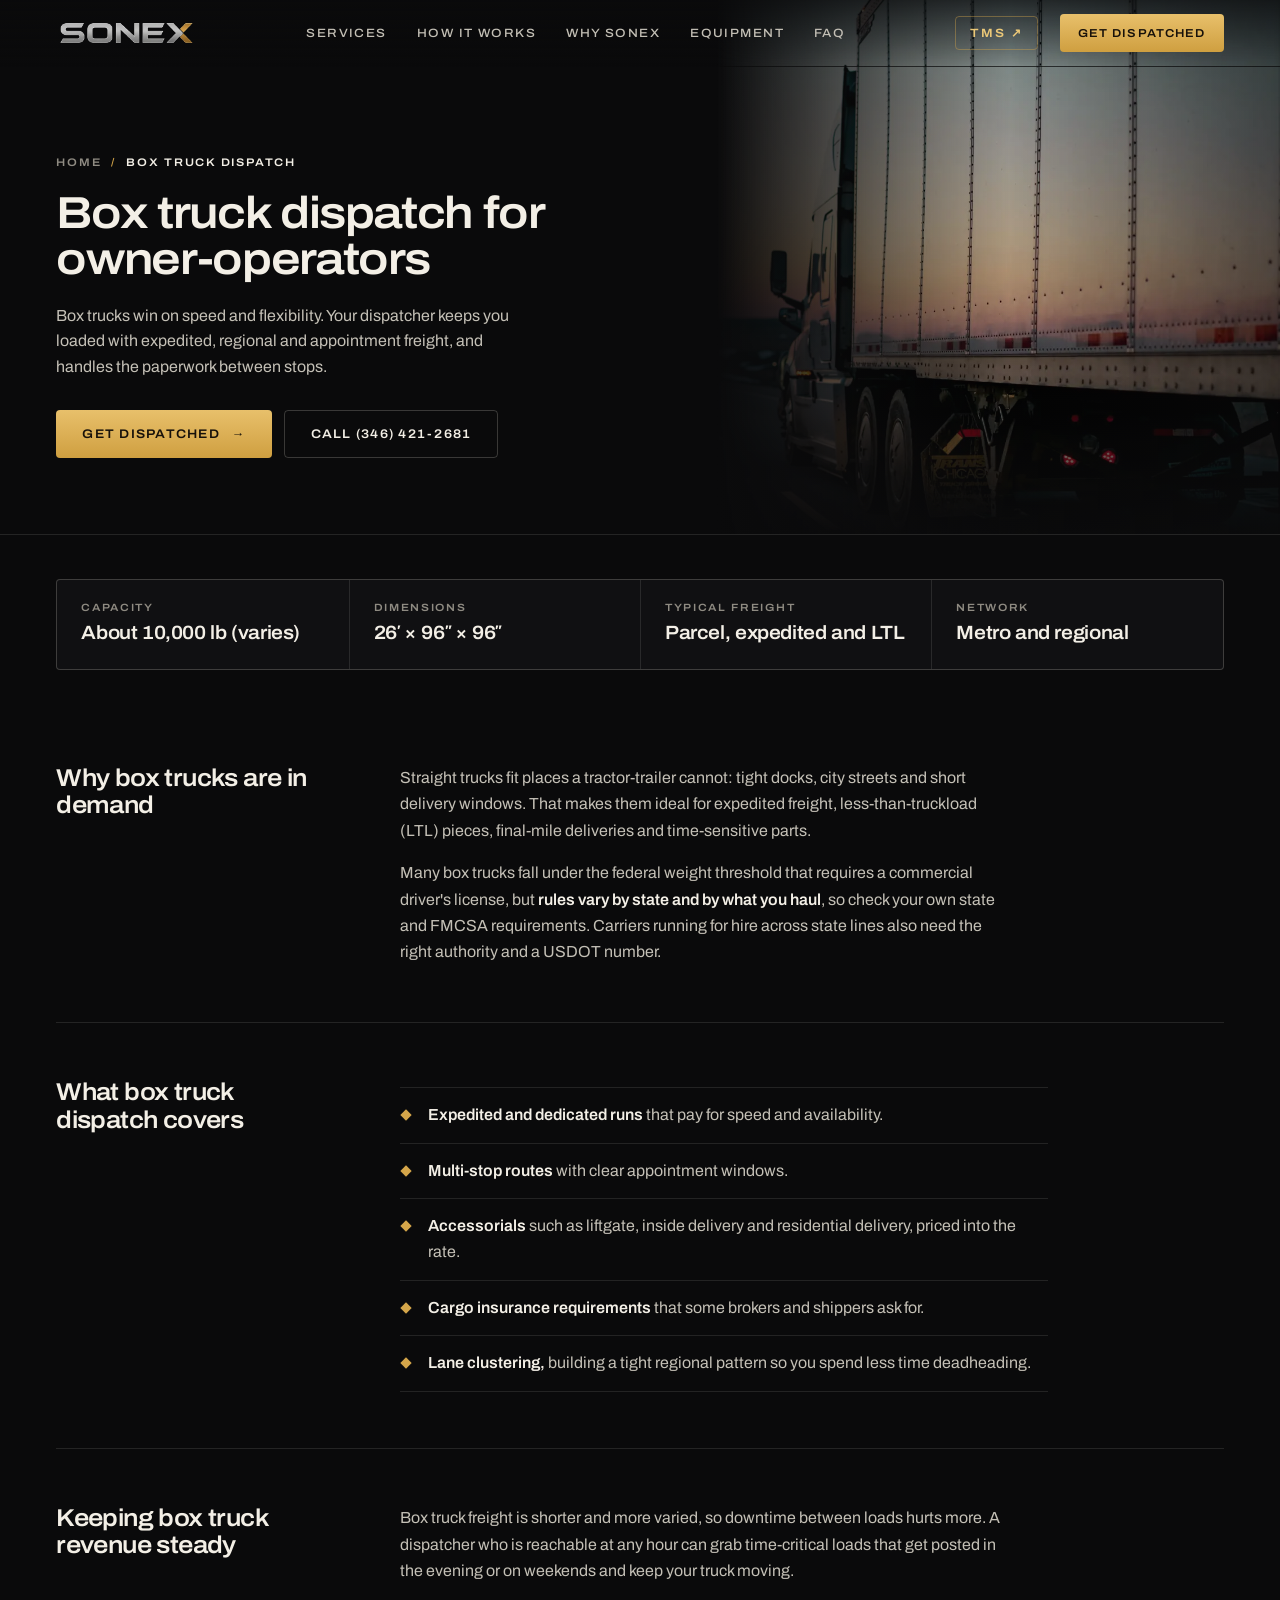
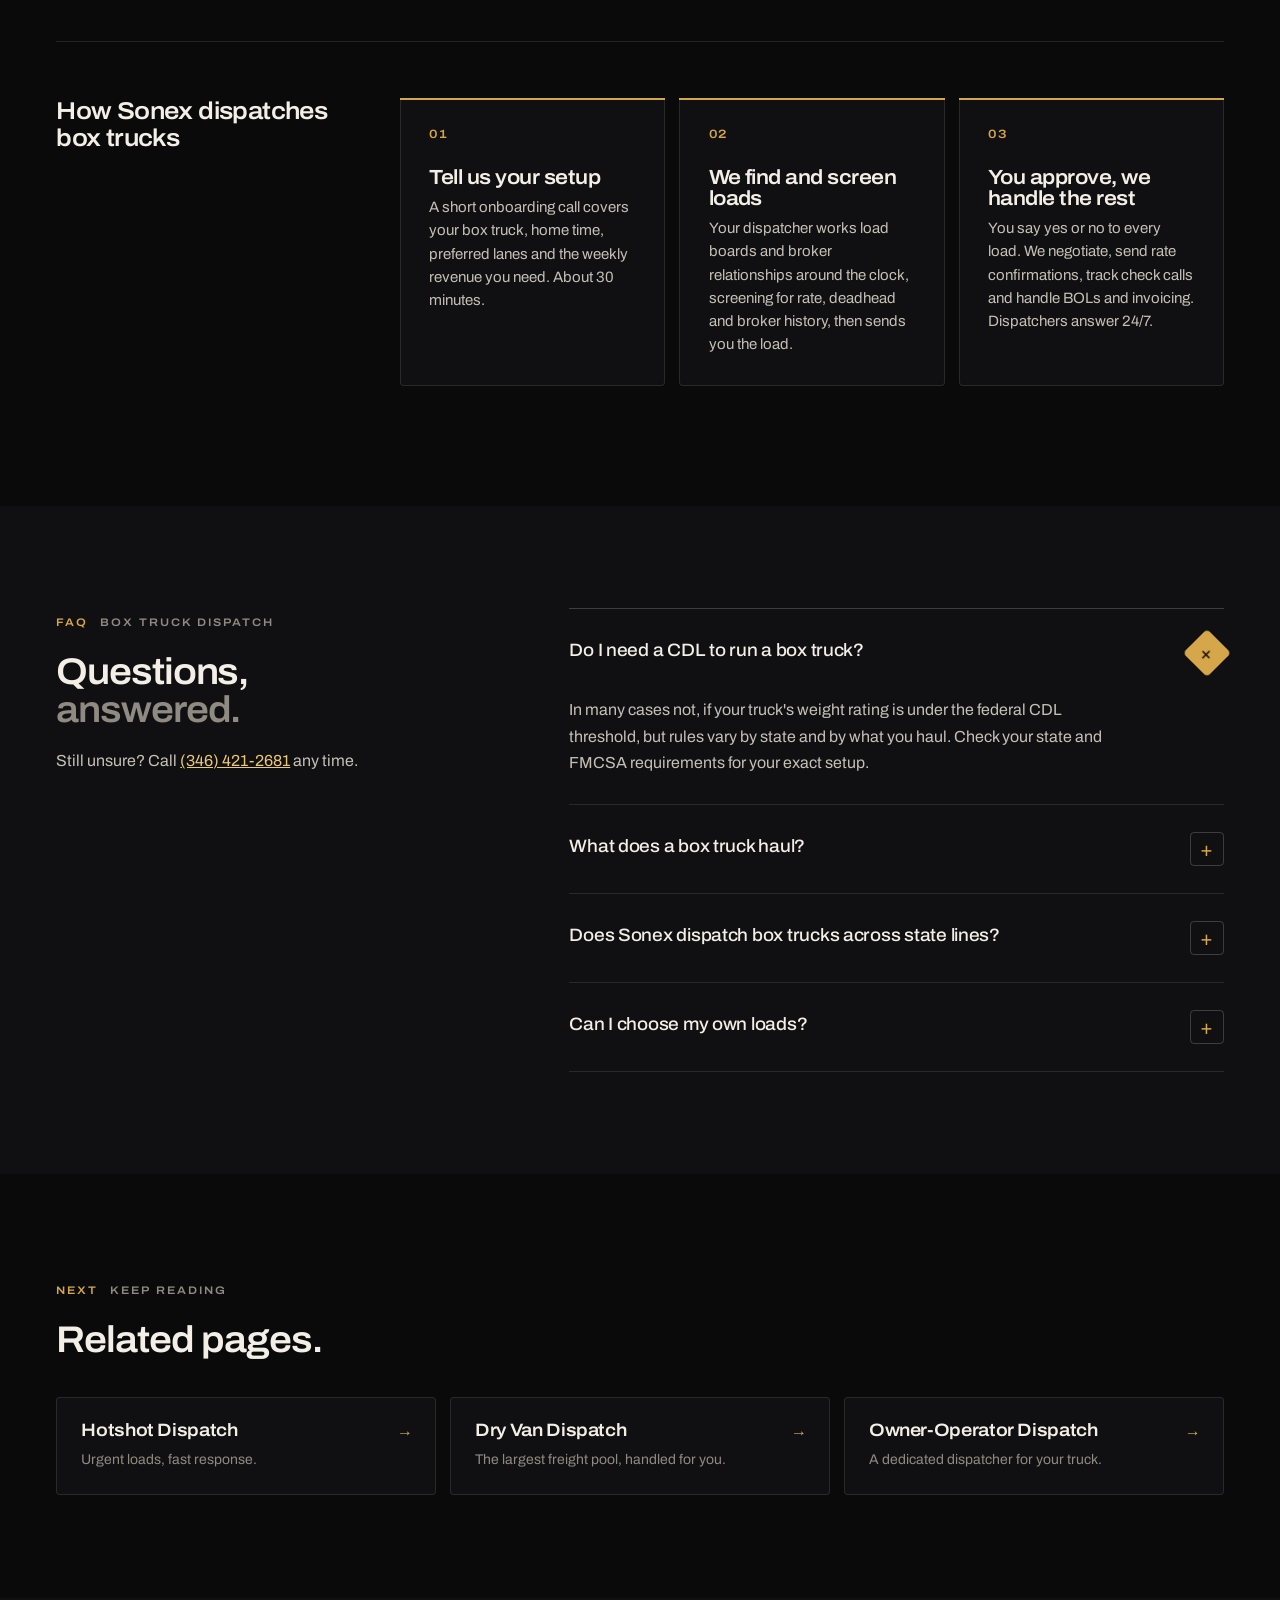
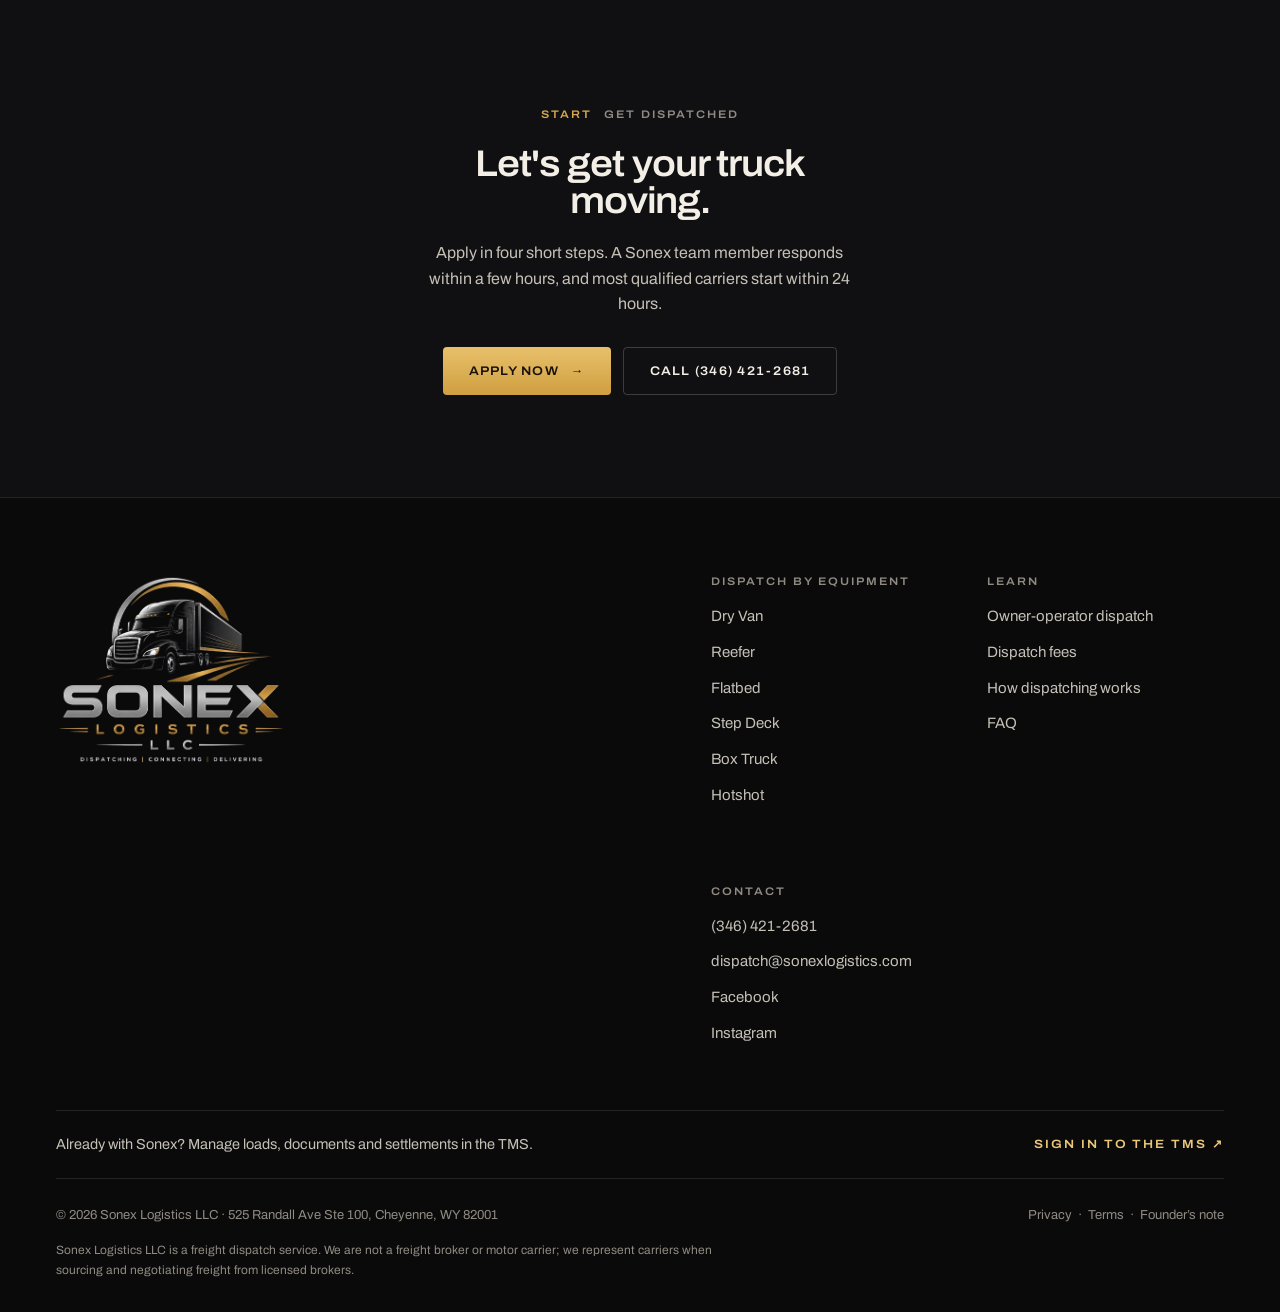
<file: box-truck-dispatch.html>
<!DOCTYPE html>
<html lang="en">
<head>
<meta charset="UTF-8" />
<meta name="viewport" content="width=device-width, initial-scale=1" />
<title>Box Truck Dispatch Service | Sonex Logistics</title>
<meta name="description" content="Box truck dispatch for owner-operators in all 48 states. Expedited and regional loads found, rates negotiated, paperwork done. Call (346) 421-2681." />
<link rel="canonical" href="https://sonexlogistics.com/box-truck-dispatch" />
<meta name="robots" content="index,follow,max-image-preview:large,max-snippet:-1,max-video-preview:-1" />
<meta name="author" content="Sonex Logistics LLC" />
<link rel="icon" type="image/png" href="/img/favicon-64.png" />
<link rel="apple-touch-icon" href="/img/favicon.png" />
<meta property="og:site_name" content="Sonex Logistics" /><meta property="og:locale" content="en_US" /><meta property="og:type" content="website" />
<meta property="og:title" content="Box Truck Dispatch Service | Sonex Logistics" /><meta property="og:description" content="Box truck dispatch for owner-operators in all 48 states. Expedited and regional loads found, rates negotiated, paperwork done. Call (346) 421-2681." /><meta property="og:url" content="https://sonexlogistics.com/box-truck-dispatch" />
<meta property="og:image" content="https://sonexlogistics.com/img/og-image.jpg" /><meta property="og:image:width" content="1200" /><meta property="og:image:height" content="630" />
<meta name="twitter:card" content="summary_large_image" /><meta name="twitter:title" content="Box Truck Dispatch Service | Sonex Logistics" /><meta name="twitter:description" content="Box truck dispatch for owner-operators in all 48 states. Expedited and regional loads found, rates negotiated, paperwork done. Call (346) 421-2681." /><meta name="twitter:image" content="https://sonexlogistics.com/img/og-image.jpg" />
<meta name="theme-color" content="#0a0a0b" />
<link rel="preload" href="/fonts/archivo.woff2" as="font" type="font/woff2" crossorigin />
<link rel="stylesheet" href="/site.css" />
<script type="application/ld+json">{"@context":"https://schema.org","@graph":[{"@type":"WebPage","@id":"https://sonexlogistics.com/box-truck-dispatch#webpage","url":"https://sonexlogistics.com/box-truck-dispatch","name":"Box Truck Dispatch Service | Sonex Logistics","description":"Box truck dispatch for owner-operators in all 48 states. Expedited and regional loads found, rates negotiated, paperwork done. Call (346) 421-2681.","inLanguage":"en-US","isPartOf":{"@id":"https://sonexlogistics.com/dispatch#website"},"about":{"@id":"https://sonexlogistics.com/dispatch#organization"},"breadcrumb":{"@id":"https://sonexlogistics.com/box-truck-dispatch#breadcrumb"},"speakable":{"@type":"SpeakableSpecification","cssSelector":["h1",".lead","#fqL .q:first-child .a p"]}},{"@type":"BreadcrumbList","@id":"https://sonexlogistics.com/box-truck-dispatch#breadcrumb","itemListElement":[{"@type":"ListItem","position":1,"name":"Home","item":"https://sonexlogistics.com/dispatch"},{"@type":"ListItem","position":2,"name":"Box Truck Dispatch","item":"https://sonexlogistics.com/box-truck-dispatch"}]},{"@type":"Service","@id":"https://sonexlogistics.com/box-truck-dispatch#service","name":"Box truck dispatch service","serviceType":"Box truck dispatch service","description":"Box truck dispatch for owner-operators in all 48 states. Expedited and regional loads found, rates negotiated, paperwork done. Call (346) 421-2681.","url":"https://sonexlogistics.com/box-truck-dispatch","provider":{"@id":"https://sonexlogistics.com/dispatch#organization"},"areaServed":{"@type":"Country","name":"United States","description":"All 48 contiguous states"}},{"@type":"FAQPage","@id":"https://sonexlogistics.com/box-truck-dispatch#faq","mainEntity":[{"@type":"Question","name":"Do I need a CDL to run a box truck?","acceptedAnswer":{"@type":"Answer","text":"In many cases not, if your truck's weight rating is under the federal CDL threshold, but rules vary by state and by what you haul. Check your state and FMCSA requirements for your exact setup."}},{"@type":"Question","name":"What does a box truck haul?","acceptedAnswer":{"@type":"Answer","text":"A box truck hauls enclosed freight such as parcel, expedited loads, LTL pieces, appointment deliveries and time-sensitive parts, typically up to about 10,000 lb depending on the truck."}},{"@type":"Question","name":"Does Sonex dispatch box trucks across state lines?","acceptedAnswer":{"@type":"Answer","text":"Yes. Sonex dispatches box truck owner-operators across all 48 contiguous states. Carriers hauling for hire across state lines need the proper authority and a USDOT number."}},{"@type":"Question","name":"Can I choose my own loads?","acceptedAnswer":{"@type":"Answer","text":"Yes. Sonex never forces dispatch. Your dispatcher presents each load and you approve or decline it."}}]}]}</script>
</head>
<body>
<a class="skip" href="#main">Skip to content</a>
<header class="nav" id="nav"><div class="w">
  <a class="logo" href="/dispatch" aria-label="Sonex Logistics home"><img src="/img/logo-word.webp" alt="Sonex" width="485" height="76"></a>
  <nav class="lk" id="lk" aria-label="Primary"><a href="/dispatch#services">Services</a><a href="/how-dispatching-works">How it works</a><a href="/dispatch#why">Why Sonex</a><a href="/dispatch#equipment">Equipment</a><a href="/dispatch#faq">FAQ</a></nav>
  <div class="nr">
    <a class="ph" href="tel:+13464212681">(346) 421-2681</a>
    <a class="tms" href="https://dispatch.sonexlogistics.com/sonex/login" aria-label="Sonex TMS sign in">TMS ↗</a>
    <a class="btn gd" href="/dispatch#contact">Get dispatched</a>
    <a class="btn gd mc" href="tel:+13464212681">Call</a>
    <button class="bg" id="bg" aria-label="Menu" aria-expanded="false"><svg width="18" height="18" viewBox="0 0 24 24" fill="none" stroke="#f3efe6" stroke-width="1.8" stroke-linecap="round"><path d="M4 8h16M4 16h16"/></svg></button>
  </div>
</div></header>
<main id="main">
<section class="pgh"><div class="pic"><img src="/img/dusk.webp" alt="Truck on the highway at dusk" style="--p:40% 40%" width="1600" height="1065" fetchpriority="high"></div>
  <div class="w"><div class="tx">
    <nav class="crumb" aria-label="Breadcrumb"><a href="/dispatch">Home</a><span>/</span><b style="color:var(--tx);font-weight:600">Box Truck Dispatch</b></nav>
    <h1>Box truck dispatch for owner-operators</h1>
    <p class="lead">Box trucks win on speed and flexibility. Your dispatcher keeps you loaded with expedited, regional and appointment freight, and handles the paperwork between stops.</p>
    <div class="cta"><a class="btn gd" href="/dispatch#contact">Get dispatched <span class="ar">→</span></a><a class="btn ol" href="tel:+13464212681">Call (346) 421-2681</a></div>
  </div></div></section>
<section style="padding-block:clamp(28px,3.4vw,48px) 0"><div class="w"><div class="fx rv"><div><small>Capacity</small><b>About 10,000 lb (varies)</b></div><div><small>Dimensions</small><b>26′ × 96″ × 96″</b></div><div><small>Typical freight</small><b>Parcel, expedited and LTL</b></div><div><small>Network</small><b>Metro and regional</b></div></div></div></section>
<section style="padding-block:clamp(20px,3vw,40px) clamp(40px,5vw,72px)"><div class="w"><div class="sec rv"><h2>Why box trucks are in demand</h2><div class="b"><p>Straight trucks fit places a tractor-trailer cannot: tight docks, city streets and short delivery windows. That makes them ideal for expedited freight, less-than-truckload (LTL) pieces, final-mile deliveries and time-sensitive parts.</p><p>Many box trucks fall under the federal weight threshold that requires a commercial driver's license, but <strong>rules vary by state and by what you haul</strong>, so check your own state and FMCSA requirements. Carriers running for hire across state lines also need the right authority and a USDOT number.</p></div></div><div class="sec rv"><h2>What box truck dispatch covers</h2><div class="b"><ul><li><b>Expedited and dedicated runs</b> that pay for speed and availability.</li><li><b>Multi-stop routes</b> with clear appointment windows.</li><li><b>Accessorials</b> such as liftgate, inside delivery and residential delivery, priced into the rate.</li><li><b>Cargo insurance requirements</b> that some brokers and shippers ask for.</li><li><b>Lane clustering,</b> building a tight regional pattern so you spend less time deadheading.</li></ul></div></div><div class="sec rv"><h2>Keeping box truck revenue steady</h2><div class="b"><p>Box truck freight is shorter and more varied, so downtime between loads hurts more. A dispatcher who is reachable at any hour can grab time-critical loads that get posted in the evening or on weekends and keep your truck moving.</p></div></div><div class="sec rv"><h2>How Sonex dispatches box trucks</h2><div class="b"><div class="ds"><div><span class="n">01</span><h3>Tell us your setup</h3><p>A short onboarding call covers your box truck, home time, preferred lanes and the weekly revenue you need. About 30 minutes.</p></div><div><span class="n">02</span><h3>We find and screen loads</h3><p>Your dispatcher works load boards and broker relationships around the clock, screening for rate, deadhead and broker history, then sends you the load.</p></div><div><span class="n">03</span><h3>You approve, we handle the rest</h3><p>You say yes or no to every load. We negotiate, send rate confirmations, track check calls and handle BOLs and invoicing. Dispatchers answer 24/7.</p></div></div></div></div></div></section>
<section class="alt" id="faq"><div class="w fq">
  <div><span class="lab"><b>FAQ</b>Box Truck Dispatch</span><h2 class="h2">Questions,<br><em>answered.</em></h2><p class="lead">Still unsure? Call <a href="tel:+13464212681" style="color:var(--gold2);text-decoration:underline">(346) 421-2681</a> any time.</p></div>
  <div id="fqL">
<div class="q o"><h3><button type="button" aria-expanded="true" aria-controls="f0">Do I need a CDL to run a box truck?<i>+</i></button></h3><div class="a" id="f0"><p>In many cases not, if your truck&#x27;s weight rating is under the federal CDL threshold, but rules vary by state and by what you haul. Check your state and FMCSA requirements for your exact setup.</p></div></div>
<div class="q"><h3><button type="button" aria-expanded="false" aria-controls="f1">What does a box truck haul?<i>+</i></button></h3><div class="a" id="f1"><p>A box truck hauls enclosed freight such as parcel, expedited loads, LTL pieces, appointment deliveries and time-sensitive parts, typically up to about 10,000 lb depending on the truck.</p></div></div>
<div class="q"><h3><button type="button" aria-expanded="false" aria-controls="f2">Does Sonex dispatch box trucks across state lines?<i>+</i></button></h3><div class="a" id="f2"><p>Yes. Sonex dispatches box truck owner-operators across all 48 contiguous states. Carriers hauling for hire across state lines need the proper authority and a USDOT number.</p></div></div>
<div class="q"><h3><button type="button" aria-expanded="false" aria-controls="f3">Can I choose my own loads?<i>+</i></button></h3><div class="a" id="f3"><p>Yes. Sonex never forces dispatch. Your dispatcher presents each load and you approve or decline it.</p></div></div>
</div>
</div></section>
<section><div class="w"><span class="lab"><b>Next</b>Keep reading</span><h2 class="h2">Related pages.</h2><div class="rel"><a href="/hotshot-dispatch"><i>→</i><b>Hotshot Dispatch</b><span>Urgent loads, fast response.</span></a><a href="/dry-van-dispatch"><i>→</i><b>Dry Van Dispatch</b><span>The largest freight pool, handled for you.</span></a><a href="/owner-operator-dispatch"><i>→</i><b>Owner-Operator Dispatch</b><span>A dedicated dispatcher for your truck.</span></a></div></div></section>
<section class="band2 alt"><div class="w"><span class="lab"><b>Start</b>Get dispatched</span><h2 class="h2">Let's get your truck moving.</h2><p class="lead" style="margin-inline:auto">Apply in four short steps. A Sonex team member responds within a few hours, and most qualified carriers start within 24 hours.</p><div class="cta"><a class="btn gd" href="/dispatch#contact">Apply now <span class="ar">→</span></a><a class="btn ol" href="tel:+13464212681">Call (346) 421-2681</a></div></div></section>
</main>
<footer><div class="w">
  <div class="fm"><div><a href="/dispatch"><img src="/img/logo-full.webp" alt="Sonex Logistics LLC. Dispatching, Connecting, Delivering." width="485" height="400" loading="lazy"></a></div>
    <div class="fc"><div><small>Dispatch by equipment</small><a href="/dry-van-dispatch">Dry Van</a><a href="/reefer-dispatch">Reefer</a><a href="/flatbed-dispatch">Flatbed</a><a href="/step-deck-dispatch">Step Deck</a><a href="/box-truck-dispatch">Box Truck</a><a href="/hotshot-dispatch">Hotshot</a></div><div><small>Learn</small><a href="/owner-operator-dispatch">Owner-operator dispatch</a><a href="/dispatch-fees">Dispatch fees</a><a href="/how-dispatching-works">How dispatching works</a><a href="/dispatch#faq">FAQ</a></div><div><small>Contact</small><a href="tel:+13464212681">(346) 421-2681</a><a href="mailto:dispatch@sonexlogistics.com">dispatch@sonexlogistics.com</a><a href="https://www.facebook.com/share/1G1TTiNGNM/" target="_blank" rel="noopener">Facebook</a><a href="https://www.instagram.com/sonexlogisticsllc/" target="_blank" rel="noopener">Instagram</a></div></div></div>
  <div class="fts"><span>Already with Sonex? Manage loads, documents and settlements in the TMS.</span><a href="https://dispatch.sonexlogistics.com/sonex/login">Sign in to the TMS ↗</a></div>
  <div class="fb2"><span>© <span id="yr">2026</span> Sonex Logistics LLC · 525 Randall Ave Ste 100, Cheyenne, WY 82001</span><span><a href="/dispatch#privacy">Privacy</a> &nbsp;·&nbsp; <a href="/dispatch#terms">Terms</a> &nbsp;·&nbsp; <a href="/dispatch#founder">Founder’s note</a></span></div>
  <p class="dc">Sonex Logistics LLC is a freight dispatch service. We are not a freight broker or motor carrier; we represent carriers when sourcing and negotiating freight from licensed brokers.</p>
</div></footer>
<a class="btn gd call" href="tel:+13464212681">Call dispatch</a>
<script>
const $=(s,c=document)=>c.querySelector(s),$$=(s,c=document)=>[...c.querySelectorAll(s)];
$('#bg').onclick=e=>{const o=$('#lk').classList.toggle('o');e.currentTarget.setAttribute('aria-expanded',o)};
const nav=$('#nav'),cb=$('.call');function fx(){const y=scrollY;nav.classList.toggle('s',y>24);cb.classList.toggle('v',y>innerHeight*.9)}
addEventListener('scroll',()=>requestAnimationFrame(fx),{passive:true});requestAnimationFrame(fx);
$('#fqL').addEventListener('click',e=>{const b=e.target.closest('button');if(!b)return;const q=b.closest('.q'),o=q.classList.contains('o');$$('.q').forEach(x=>{x.classList.remove('o');$('button',x).setAttribute('aria-expanded',false)});if(!o){q.classList.add('o');b.setAttribute('aria-expanded',true)}});
$('#yr').textContent=new Date().getFullYear();
const io=new IntersectionObserver(es=>es.forEach(x=>{if(x.isIntersecting){x.target.classList.add('in');io.unobserve(x.target)}}),{threshold:.1});$$('.rv').forEach(el=>io.observe(el));
</script>
</body>
</html>
</file>
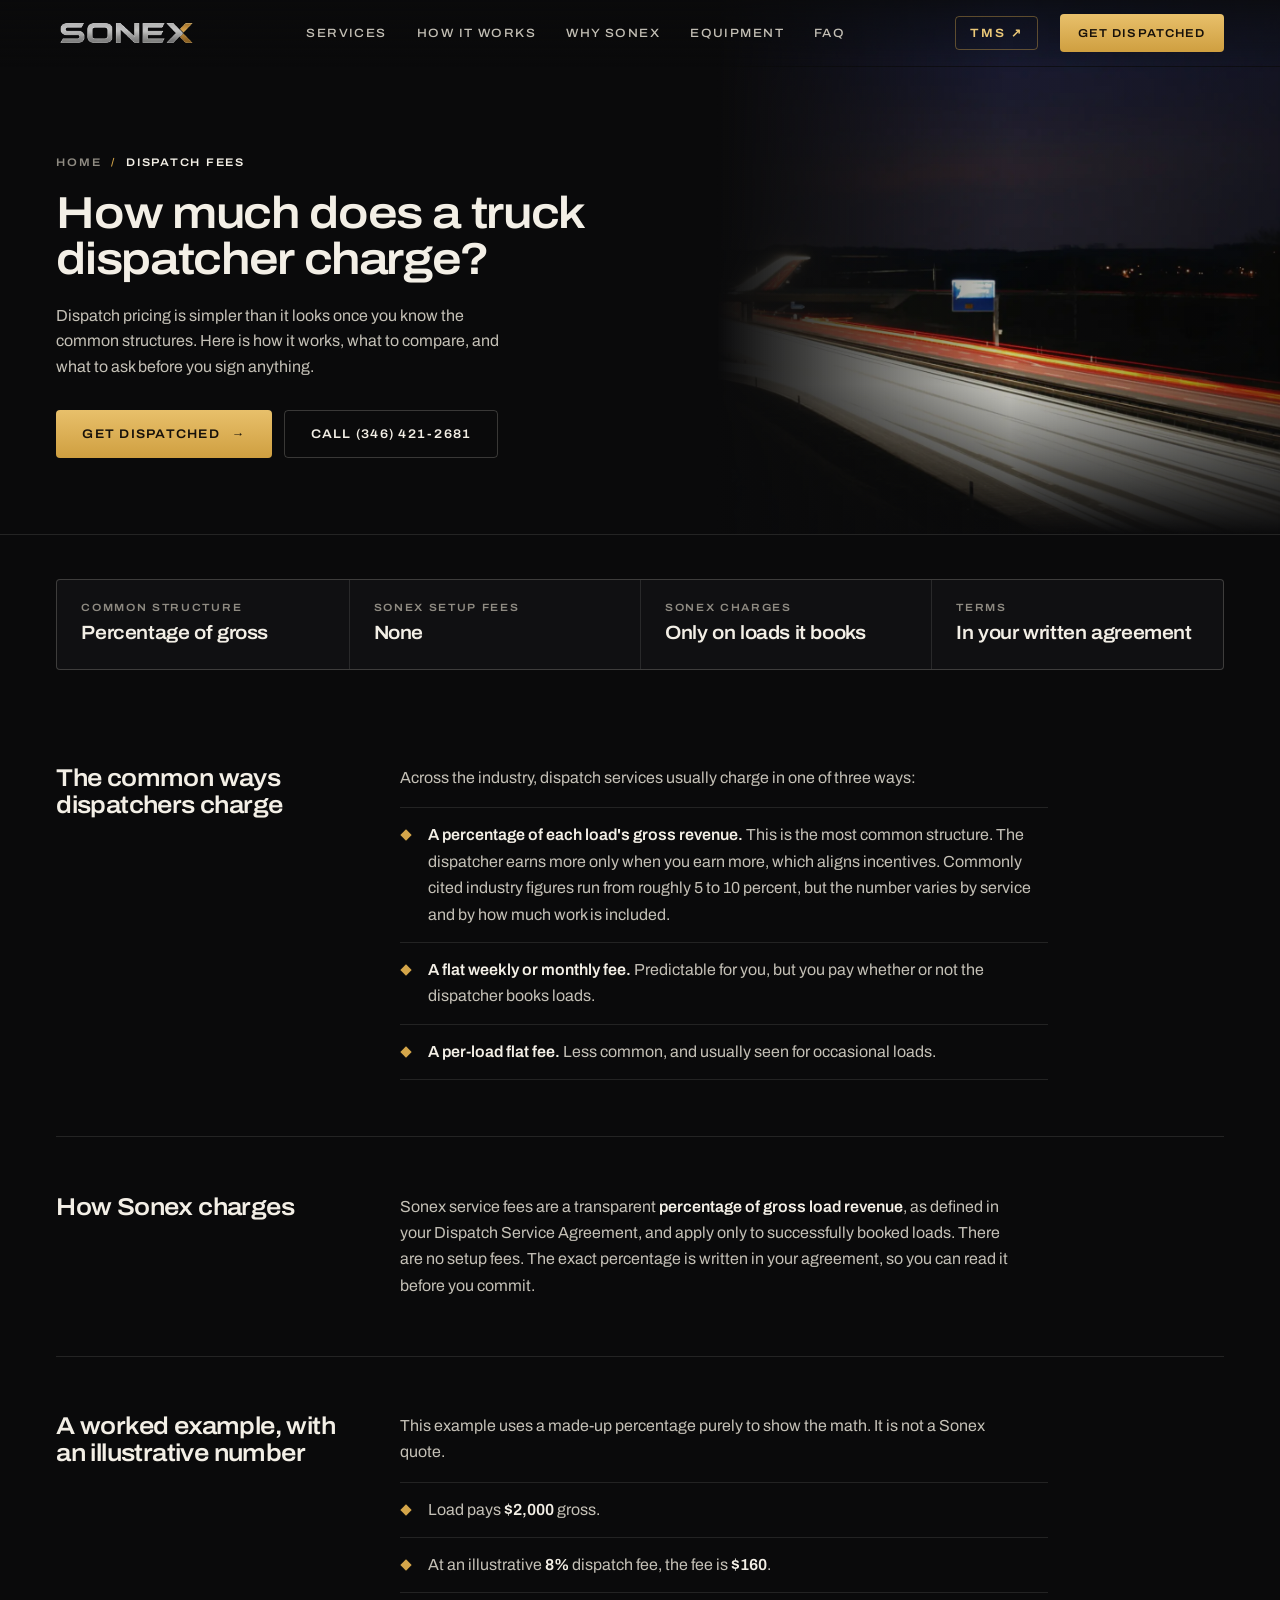
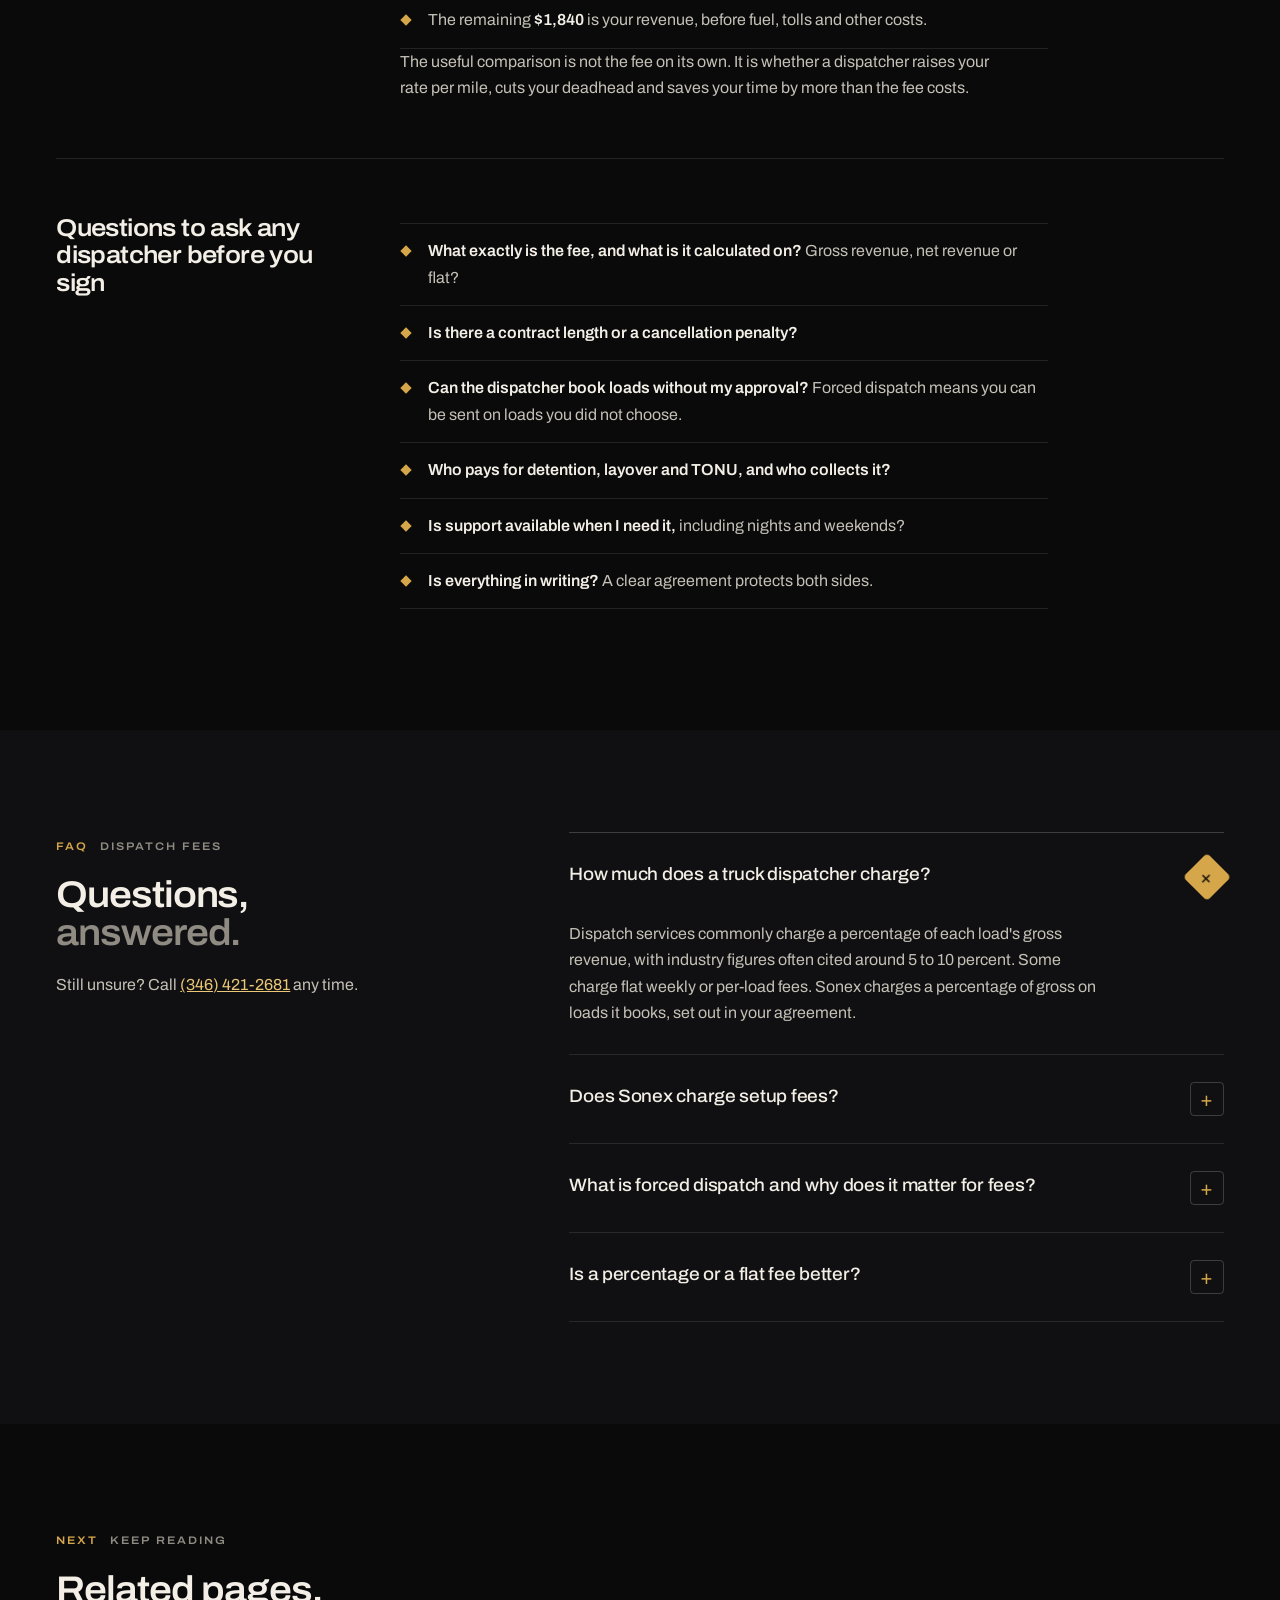
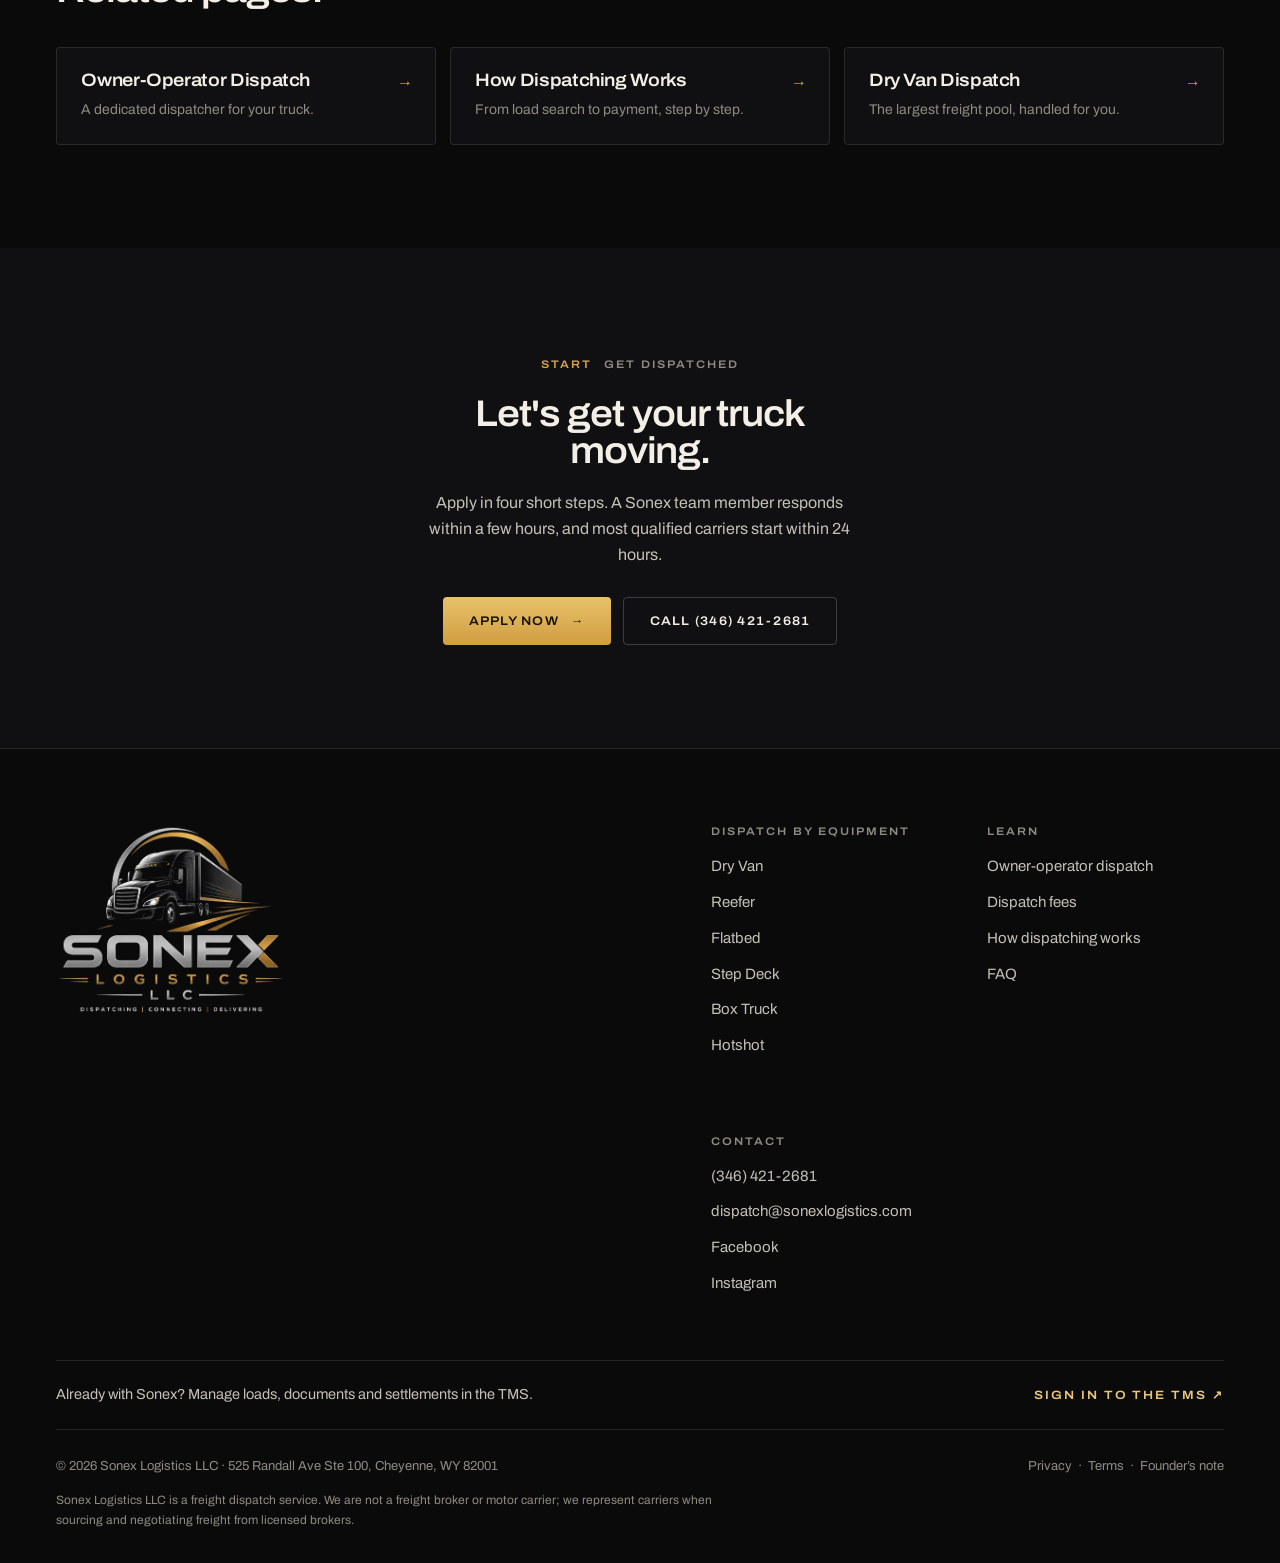
<file: dispatch-fees.html>
<!DOCTYPE html>
<html lang="en">
<head>
<meta charset="UTF-8" />
<meta name="viewport" content="width=device-width, initial-scale=1" />
<title>Truck Dispatch Fees Explained | Sonex Logistics</title>
<meta name="description" content="How much does a truck dispatcher charge? Dispatch fee structures explained in plain English, plus the questions to ask before you sign." />
<link rel="canonical" href="https://sonexlogistics.com/dispatch-fees" />
<meta name="robots" content="index,follow,max-image-preview:large,max-snippet:-1,max-video-preview:-1" />
<meta name="author" content="Sonex Logistics LLC" />
<link rel="icon" type="image/png" href="/img/favicon-64.png" />
<link rel="apple-touch-icon" href="/img/favicon.png" />
<meta property="og:site_name" content="Sonex Logistics" /><meta property="og:locale" content="en_US" /><meta property="og:type" content="website" />
<meta property="og:title" content="Truck Dispatch Fees Explained | Sonex Logistics" /><meta property="og:description" content="How much does a truck dispatcher charge? Dispatch fee structures explained in plain English, plus the questions to ask before you sign." /><meta property="og:url" content="https://sonexlogistics.com/dispatch-fees" />
<meta property="og:image" content="https://sonexlogistics.com/img/og-image.jpg" /><meta property="og:image:width" content="1200" /><meta property="og:image:height" content="630" />
<meta name="twitter:card" content="summary_large_image" /><meta name="twitter:title" content="Truck Dispatch Fees Explained | Sonex Logistics" /><meta name="twitter:description" content="How much does a truck dispatcher charge? Dispatch fee structures explained in plain English, plus the questions to ask before you sign." /><meta name="twitter:image" content="https://sonexlogistics.com/img/og-image.jpg" />
<meta name="theme-color" content="#0a0a0b" />
<link rel="preload" href="/fonts/archivo.woff2" as="font" type="font/woff2" crossorigin />
<link rel="stylesheet" href="/site.css" />
<script type="application/ld+json">{"@context":"https://schema.org","@graph":[{"@type":"WebPage","@id":"https://sonexlogistics.com/dispatch-fees#webpage","url":"https://sonexlogistics.com/dispatch-fees","name":"Truck Dispatch Fees Explained | Sonex Logistics","description":"How much does a truck dispatcher charge? Dispatch fee structures explained in plain English, plus the questions to ask before you sign.","inLanguage":"en-US","isPartOf":{"@id":"https://sonexlogistics.com/dispatch#website"},"about":{"@id":"https://sonexlogistics.com/dispatch#organization"},"breadcrumb":{"@id":"https://sonexlogistics.com/dispatch-fees#breadcrumb"},"speakable":{"@type":"SpeakableSpecification","cssSelector":["h1",".lead","#fqL .q:first-child .a p"]}},{"@type":"BreadcrumbList","@id":"https://sonexlogistics.com/dispatch-fees#breadcrumb","itemListElement":[{"@type":"ListItem","position":1,"name":"Home","item":"https://sonexlogistics.com/dispatch"},{"@type":"ListItem","position":2,"name":"Dispatch Fees","item":"https://sonexlogistics.com/dispatch-fees"}]},{"@type":"Service","@id":"https://sonexlogistics.com/dispatch-fees#service","name":"Truck dispatch service pricing","serviceType":"Truck dispatch service pricing","description":"How much does a truck dispatcher charge? Dispatch fee structures explained in plain English, plus the questions to ask before you sign.","url":"https://sonexlogistics.com/dispatch-fees","provider":{"@id":"https://sonexlogistics.com/dispatch#organization"},"areaServed":{"@type":"Country","name":"United States","description":"All 48 contiguous states"}},{"@type":"FAQPage","@id":"https://sonexlogistics.com/dispatch-fees#faq","mainEntity":[{"@type":"Question","name":"How much does a truck dispatcher charge?","acceptedAnswer":{"@type":"Answer","text":"Dispatch services commonly charge a percentage of each load's gross revenue, with industry figures often cited around 5 to 10 percent. Some charge flat weekly or per-load fees. Sonex charges a percentage of gross on loads it books, set out in your agreement."}},{"@type":"Question","name":"Does Sonex charge setup fees?","acceptedAnswer":{"@type":"Answer","text":"No. Sonex has no setup fees. Service fees apply only to successfully booked loads, as defined in your Dispatch Service Agreement."}},{"@type":"Question","name":"What is forced dispatch and why does it matter for fees?","acceptedAnswer":{"@type":"Answer","text":"Forced dispatch means the dispatcher can book loads without the carrier's approval. Sonex never forces dispatch, so the carrier approves every load before it is booked and before a fee applies."}},{"@type":"Question","name":"Is a percentage or a flat fee better?","acceptedAnswer":{"@type":"Answer","text":"A percentage aligns the dispatcher's income with yours, while a flat fee is predictable regardless of results. Compare the total cost with what the dispatcher adds in rate, reduced deadhead and saved time."}}]}]}</script>
</head>
<body>
<a class="skip" href="#main">Skip to content</a>
<header class="nav" id="nav"><div class="w">
  <a class="logo" href="/dispatch" aria-label="Sonex Logistics home"><img src="/img/logo-word.webp" alt="Sonex" width="485" height="76"></a>
  <nav class="lk" id="lk" aria-label="Primary"><a href="/dispatch#services">Services</a><a href="/how-dispatching-works">How it works</a><a href="/dispatch#why">Why Sonex</a><a href="/dispatch#equipment">Equipment</a><a href="/dispatch#faq">FAQ</a></nav>
  <div class="nr">
    <a class="ph" href="tel:+13464212681">(346) 421-2681</a>
    <a class="tms" href="https://dispatch.sonexlogistics.com/sonex/login" aria-label="Sonex TMS sign in">TMS ↗</a>
    <a class="btn gd" href="/dispatch#contact">Get dispatched</a>
    <a class="btn gd mc" href="tel:+13464212681">Call</a>
    <button class="bg" id="bg" aria-label="Menu" aria-expanded="false"><svg width="18" height="18" viewBox="0 0 24 24" fill="none" stroke="#f3efe6" stroke-width="1.8" stroke-linecap="round"><path d="M4 8h16M4 16h16"/></svg></button>
  </div>
</div></header>
<main id="main">
<section class="pgh"><div class="pic"><img src="/img/night.webp" alt="Night highway with light trails" style="--p:40% 75%" width="1600" height="1065" fetchpriority="high"></div>
  <div class="w"><div class="tx">
    <nav class="crumb" aria-label="Breadcrumb"><a href="/dispatch">Home</a><span>/</span><b style="color:var(--tx);font-weight:600">Dispatch Fees</b></nav>
    <h1>How much does a truck dispatcher charge?</h1>
    <p class="lead">Dispatch pricing is simpler than it looks once you know the common structures. Here is how it works, what to compare, and what to ask before you sign anything.</p>
    <div class="cta"><a class="btn gd" href="/dispatch#contact">Get dispatched <span class="ar">→</span></a><a class="btn ol" href="tel:+13464212681">Call (346) 421-2681</a></div>
  </div></div></section>
<section style="padding-block:clamp(28px,3.4vw,48px) 0"><div class="w"><div class="fx rv"><div><small>Common structure</small><b>Percentage of gross</b></div><div><small>Sonex setup fees</small><b>None</b></div><div><small>Sonex charges</small><b>Only on loads it books</b></div><div><small>Terms</small><b>In your written agreement</b></div></div></div></section>
<section style="padding-block:clamp(20px,3vw,40px) clamp(40px,5vw,72px)"><div class="w"><div class="sec rv"><h2>The common ways dispatchers charge</h2><div class="b"><p>Across the industry, dispatch services usually charge in one of three ways:</p><ul><li><b>A percentage of each load's gross revenue.</b> This is the most common structure. The dispatcher earns more only when you earn more, which aligns incentives. Commonly cited industry figures run from roughly 5 to 10 percent, but the number varies by service and by how much work is included.</li><li><b>A flat weekly or monthly fee.</b> Predictable for you, but you pay whether or not the dispatcher books loads.</li><li><b>A per-load flat fee.</b> Less common, and usually seen for occasional loads.</li></ul></div></div><div class="sec rv"><h2>How Sonex charges</h2><div class="b"><p>Sonex service fees are a transparent <strong>percentage of gross load revenue</strong>, as defined in your Dispatch Service Agreement, and apply only to successfully booked loads. There are no setup fees. The exact percentage is written in your agreement, so you can read it before you commit.</p></div></div><div class="sec rv"><h2>A worked example, with an illustrative number</h2><div class="b"><p>This example uses a made-up percentage purely to show the math. It is not a Sonex quote.</p><ul><li>Load pays <b>$2,000</b> gross.</li><li>At an illustrative <b>8%</b> dispatch fee, the fee is <b>$160</b>.</li><li>The remaining <b>$1,840</b> is your revenue, before fuel, tolls and other costs.</li></ul><p>The useful comparison is not the fee on its own. It is whether a dispatcher raises your rate per mile, cuts your deadhead and saves your time by more than the fee costs.</p></div></div><div class="sec rv"><h2>Questions to ask any dispatcher before you sign</h2><div class="b"><ul><li><b>What exactly is the fee, and what is it calculated on?</b> Gross revenue, net revenue or flat?</li><li><b>Is there a contract length or a cancellation penalty?</b></li><li><b>Can the dispatcher book loads without my approval?</b> Forced dispatch means you can be sent on loads you did not choose.</li><li><b>Who pays for detention, layover and TONU, and who collects it?</b></li><li><b>Is support available when I need it,</b> including nights and weekends?</li><li><b>Is everything in writing?</b> A clear agreement protects both sides.</li></ul></div></div></div></section>
<section class="alt" id="faq"><div class="w fq">
  <div><span class="lab"><b>FAQ</b>Dispatch Fees</span><h2 class="h2">Questions,<br><em>answered.</em></h2><p class="lead">Still unsure? Call <a href="tel:+13464212681" style="color:var(--gold2);text-decoration:underline">(346) 421-2681</a> any time.</p></div>
  <div id="fqL">
<div class="q o"><h3><button type="button" aria-expanded="true" aria-controls="f0">How much does a truck dispatcher charge?<i>+</i></button></h3><div class="a" id="f0"><p>Dispatch services commonly charge a percentage of each load&#x27;s gross revenue, with industry figures often cited around 5 to 10 percent. Some charge flat weekly or per-load fees. Sonex charges a percentage of gross on loads it books, set out in your agreement.</p></div></div>
<div class="q"><h3><button type="button" aria-expanded="false" aria-controls="f1">Does Sonex charge setup fees?<i>+</i></button></h3><div class="a" id="f1"><p>No. Sonex has no setup fees. Service fees apply only to successfully booked loads, as defined in your Dispatch Service Agreement.</p></div></div>
<div class="q"><h3><button type="button" aria-expanded="false" aria-controls="f2">What is forced dispatch and why does it matter for fees?<i>+</i></button></h3><div class="a" id="f2"><p>Forced dispatch means the dispatcher can book loads without the carrier&#x27;s approval. Sonex never forces dispatch, so the carrier approves every load before it is booked and before a fee applies.</p></div></div>
<div class="q"><h3><button type="button" aria-expanded="false" aria-controls="f3">Is a percentage or a flat fee better?<i>+</i></button></h3><div class="a" id="f3"><p>A percentage aligns the dispatcher&#x27;s income with yours, while a flat fee is predictable regardless of results. Compare the total cost with what the dispatcher adds in rate, reduced deadhead and saved time.</p></div></div>
</div>
</div></section>
<section><div class="w"><span class="lab"><b>Next</b>Keep reading</span><h2 class="h2">Related pages.</h2><div class="rel"><a href="/owner-operator-dispatch"><i>→</i><b>Owner-Operator Dispatch</b><span>A dedicated dispatcher for your truck.</span></a><a href="/how-dispatching-works"><i>→</i><b>How Dispatching Works</b><span>From load search to payment, step by step.</span></a><a href="/dry-van-dispatch"><i>→</i><b>Dry Van Dispatch</b><span>The largest freight pool, handled for you.</span></a></div></div></section>
<section class="band2 alt"><div class="w"><span class="lab"><b>Start</b>Get dispatched</span><h2 class="h2">Let's get your truck moving.</h2><p class="lead" style="margin-inline:auto">Apply in four short steps. A Sonex team member responds within a few hours, and most qualified carriers start within 24 hours.</p><div class="cta"><a class="btn gd" href="/dispatch#contact">Apply now <span class="ar">→</span></a><a class="btn ol" href="tel:+13464212681">Call (346) 421-2681</a></div></div></section>
</main>
<footer><div class="w">
  <div class="fm"><div><a href="/dispatch"><img src="/img/logo-full.webp" alt="Sonex Logistics LLC. Dispatching, Connecting, Delivering." width="485" height="400" loading="lazy"></a></div>
    <div class="fc"><div><small>Dispatch by equipment</small><a href="/dry-van-dispatch">Dry Van</a><a href="/reefer-dispatch">Reefer</a><a href="/flatbed-dispatch">Flatbed</a><a href="/step-deck-dispatch">Step Deck</a><a href="/box-truck-dispatch">Box Truck</a><a href="/hotshot-dispatch">Hotshot</a></div><div><small>Learn</small><a href="/owner-operator-dispatch">Owner-operator dispatch</a><a href="/dispatch-fees">Dispatch fees</a><a href="/how-dispatching-works">How dispatching works</a><a href="/dispatch#faq">FAQ</a></div><div><small>Contact</small><a href="tel:+13464212681">(346) 421-2681</a><a href="mailto:dispatch@sonexlogistics.com">dispatch@sonexlogistics.com</a><a href="https://www.facebook.com/share/1G1TTiNGNM/" target="_blank" rel="noopener">Facebook</a><a href="https://www.instagram.com/sonexlogisticsllc/" target="_blank" rel="noopener">Instagram</a></div></div></div>
  <div class="fts"><span>Already with Sonex? Manage loads, documents and settlements in the TMS.</span><a href="https://dispatch.sonexlogistics.com/sonex/login">Sign in to the TMS ↗</a></div>
  <div class="fb2"><span>© <span id="yr">2026</span> Sonex Logistics LLC · 525 Randall Ave Ste 100, Cheyenne, WY 82001</span><span><a href="/dispatch#privacy">Privacy</a> &nbsp;·&nbsp; <a href="/dispatch#terms">Terms</a> &nbsp;·&nbsp; <a href="/dispatch#founder">Founder’s note</a></span></div>
  <p class="dc">Sonex Logistics LLC is a freight dispatch service. We are not a freight broker or motor carrier; we represent carriers when sourcing and negotiating freight from licensed brokers.</p>
</div></footer>
<a class="btn gd call" href="tel:+13464212681">Call dispatch</a>
<script>
const $=(s,c=document)=>c.querySelector(s),$$=(s,c=document)=>[...c.querySelectorAll(s)];
$('#bg').onclick=e=>{const o=$('#lk').classList.toggle('o');e.currentTarget.setAttribute('aria-expanded',o)};
const nav=$('#nav'),cb=$('.call');function fx(){const y=scrollY;nav.classList.toggle('s',y>24);cb.classList.toggle('v',y>innerHeight*.9)}
addEventListener('scroll',()=>requestAnimationFrame(fx),{passive:true});requestAnimationFrame(fx);
$('#fqL').addEventListener('click',e=>{const b=e.target.closest('button');if(!b)return;const q=b.closest('.q'),o=q.classList.contains('o');$$('.q').forEach(x=>{x.classList.remove('o');$('button',x).setAttribute('aria-expanded',false)});if(!o){q.classList.add('o');b.setAttribute('aria-expanded',true)}});
$('#yr').textContent=new Date().getFullYear();
const io=new IntersectionObserver(es=>es.forEach(x=>{if(x.isIntersecting){x.target.classList.add('in');io.unobserve(x.target)}}),{threshold:.1});$$('.rv').forEach(el=>io.observe(el));
</script>
</body>
</html>
</file>
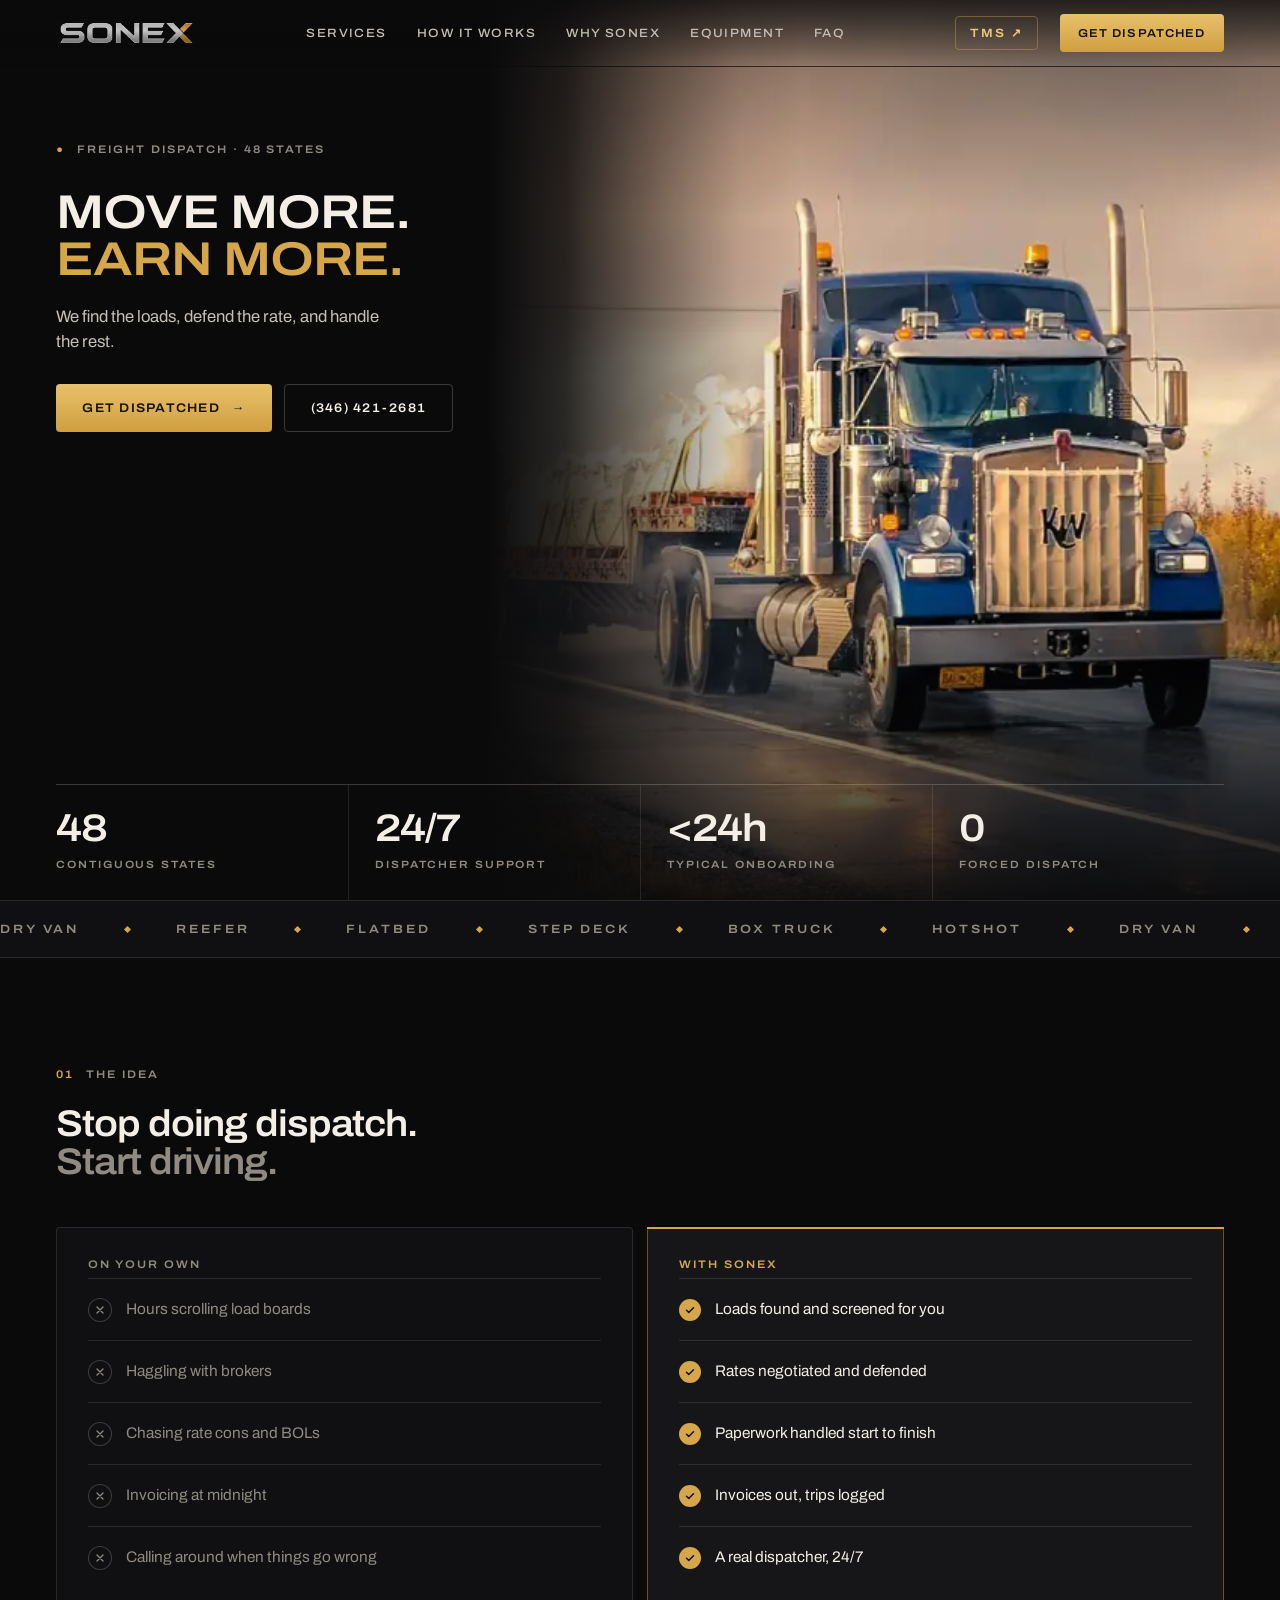
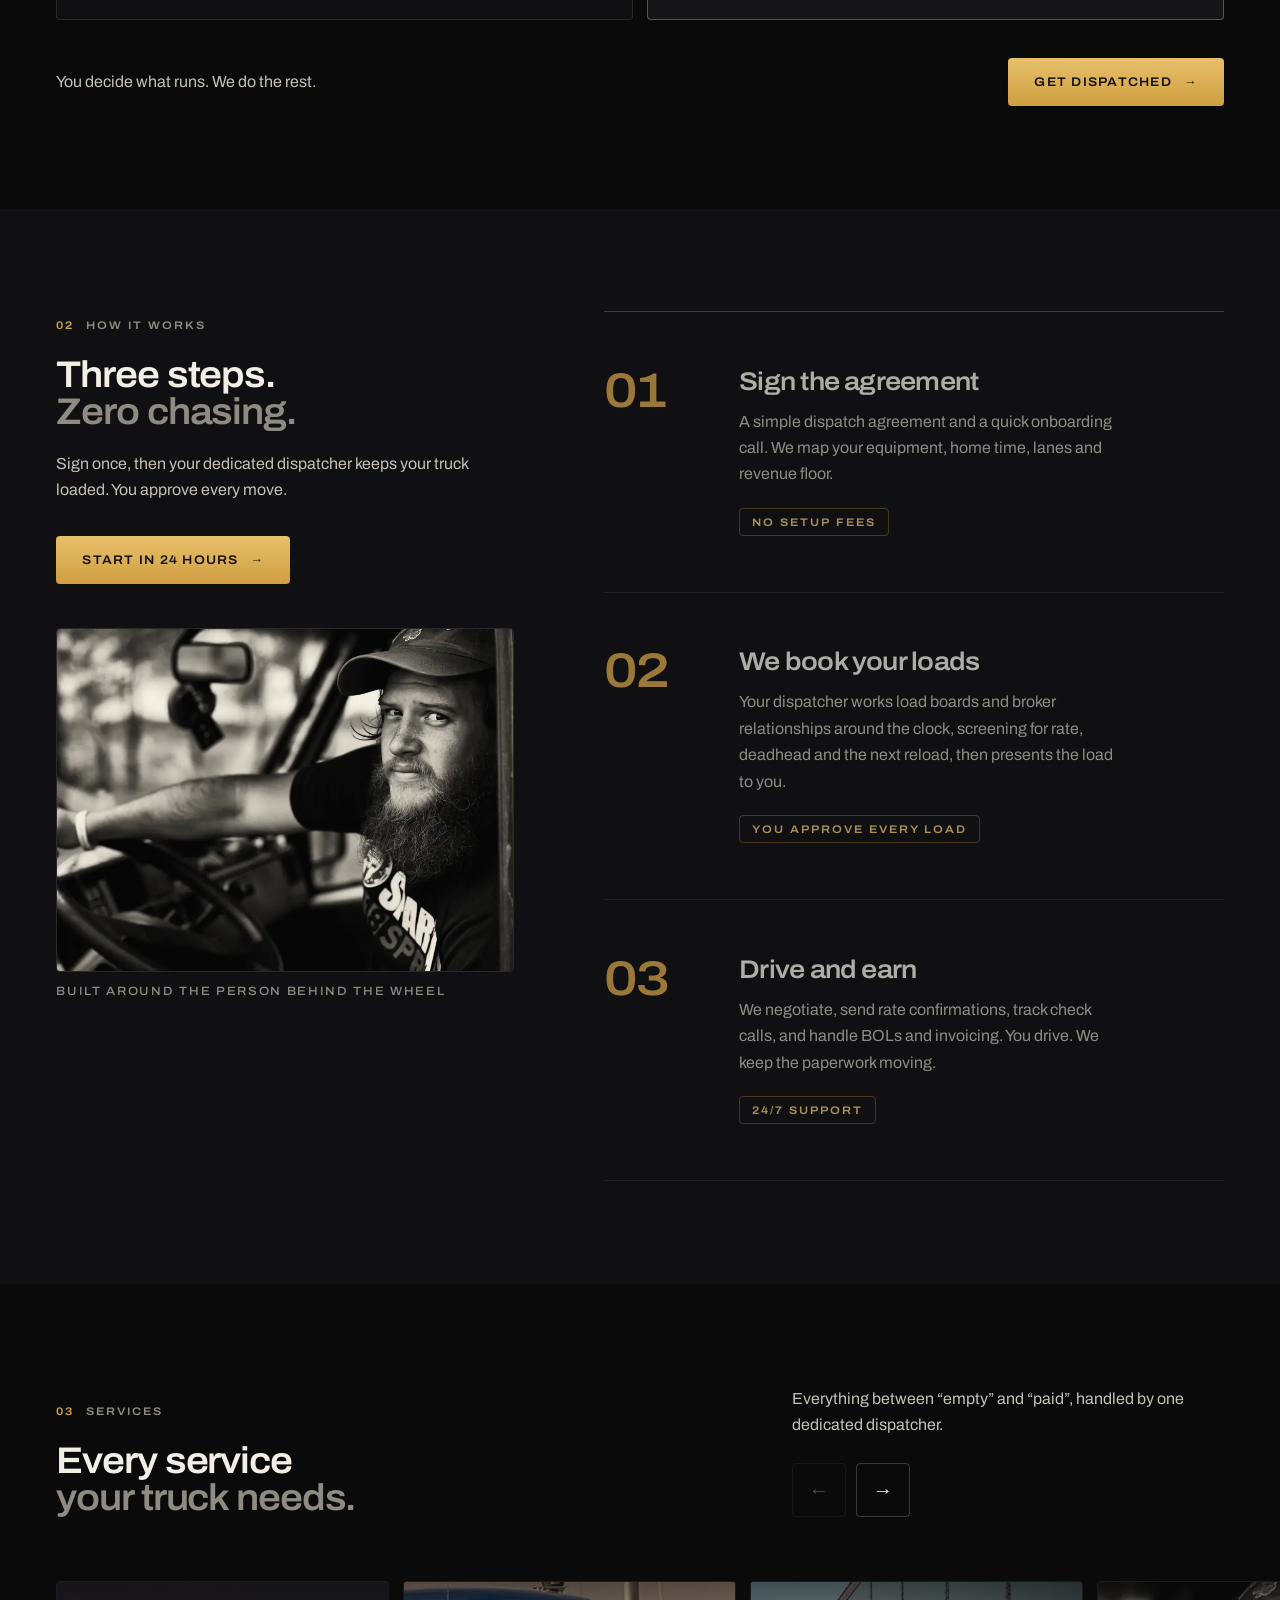
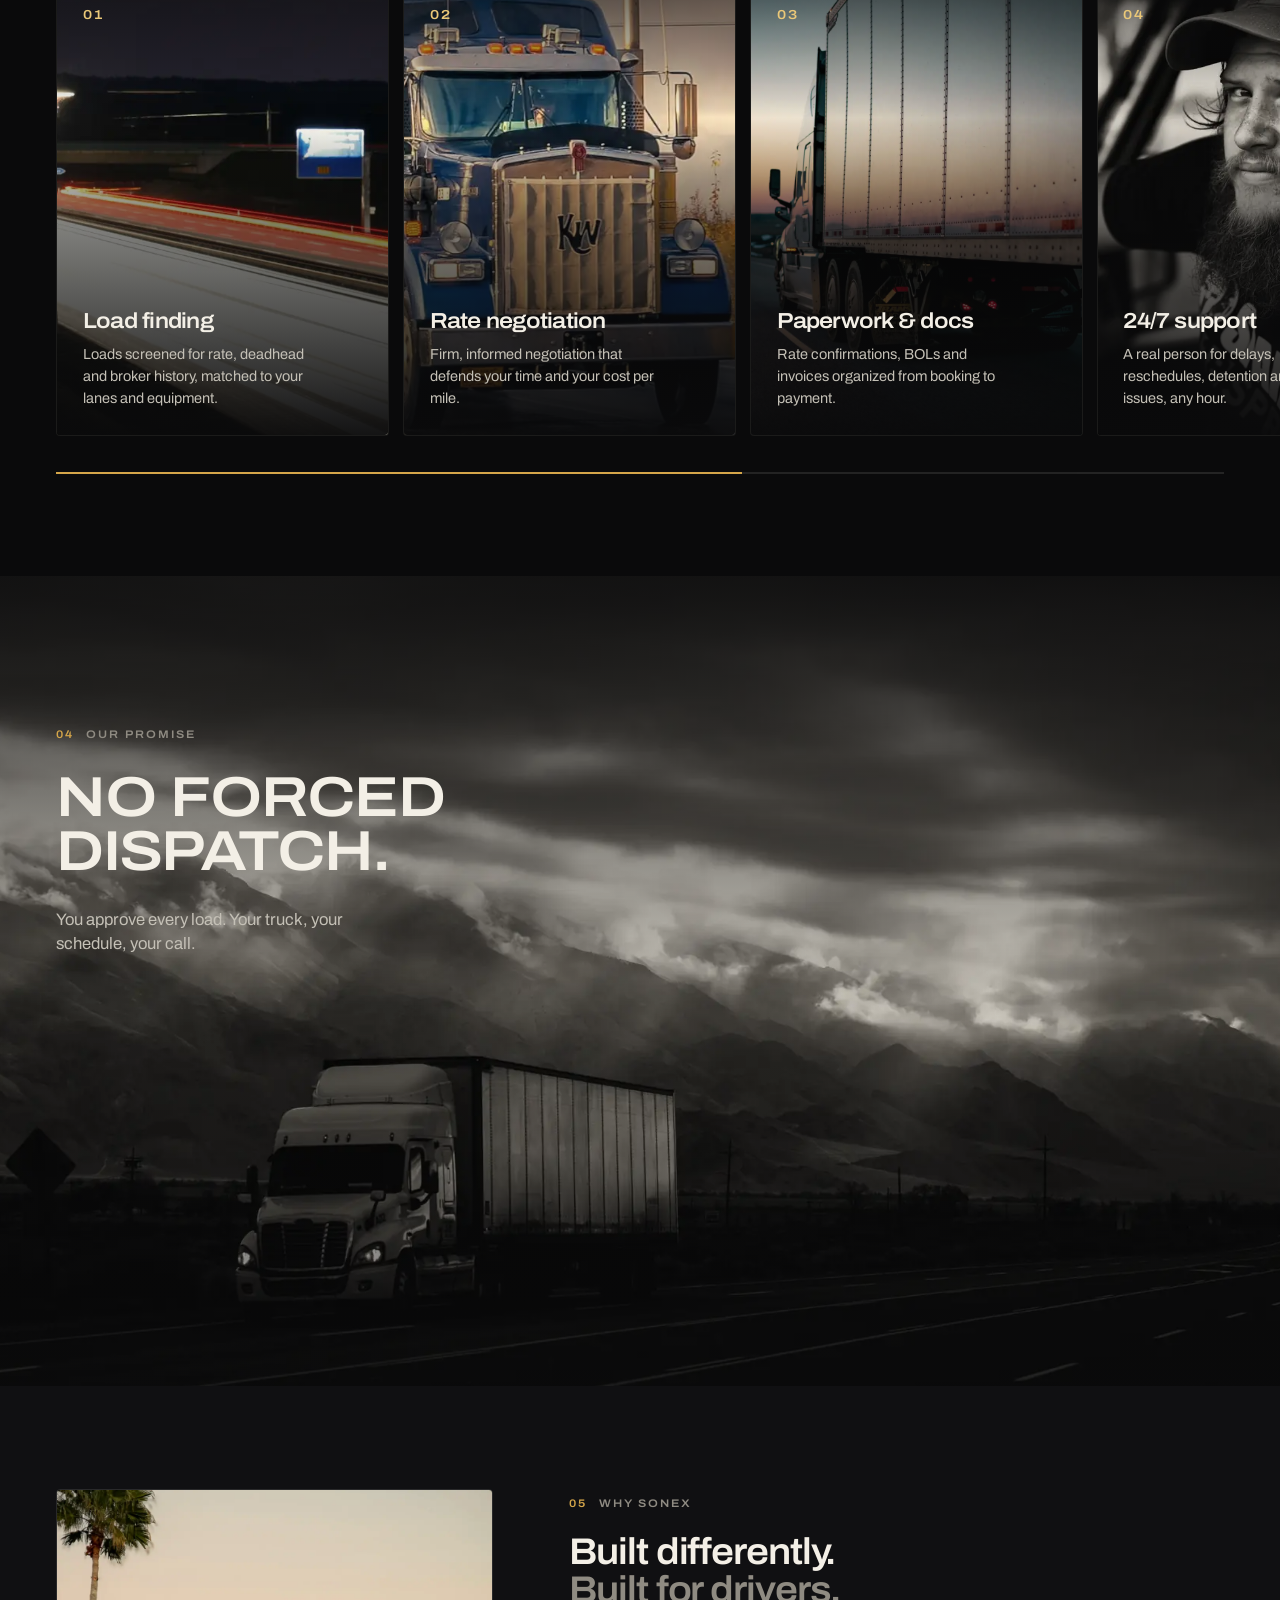
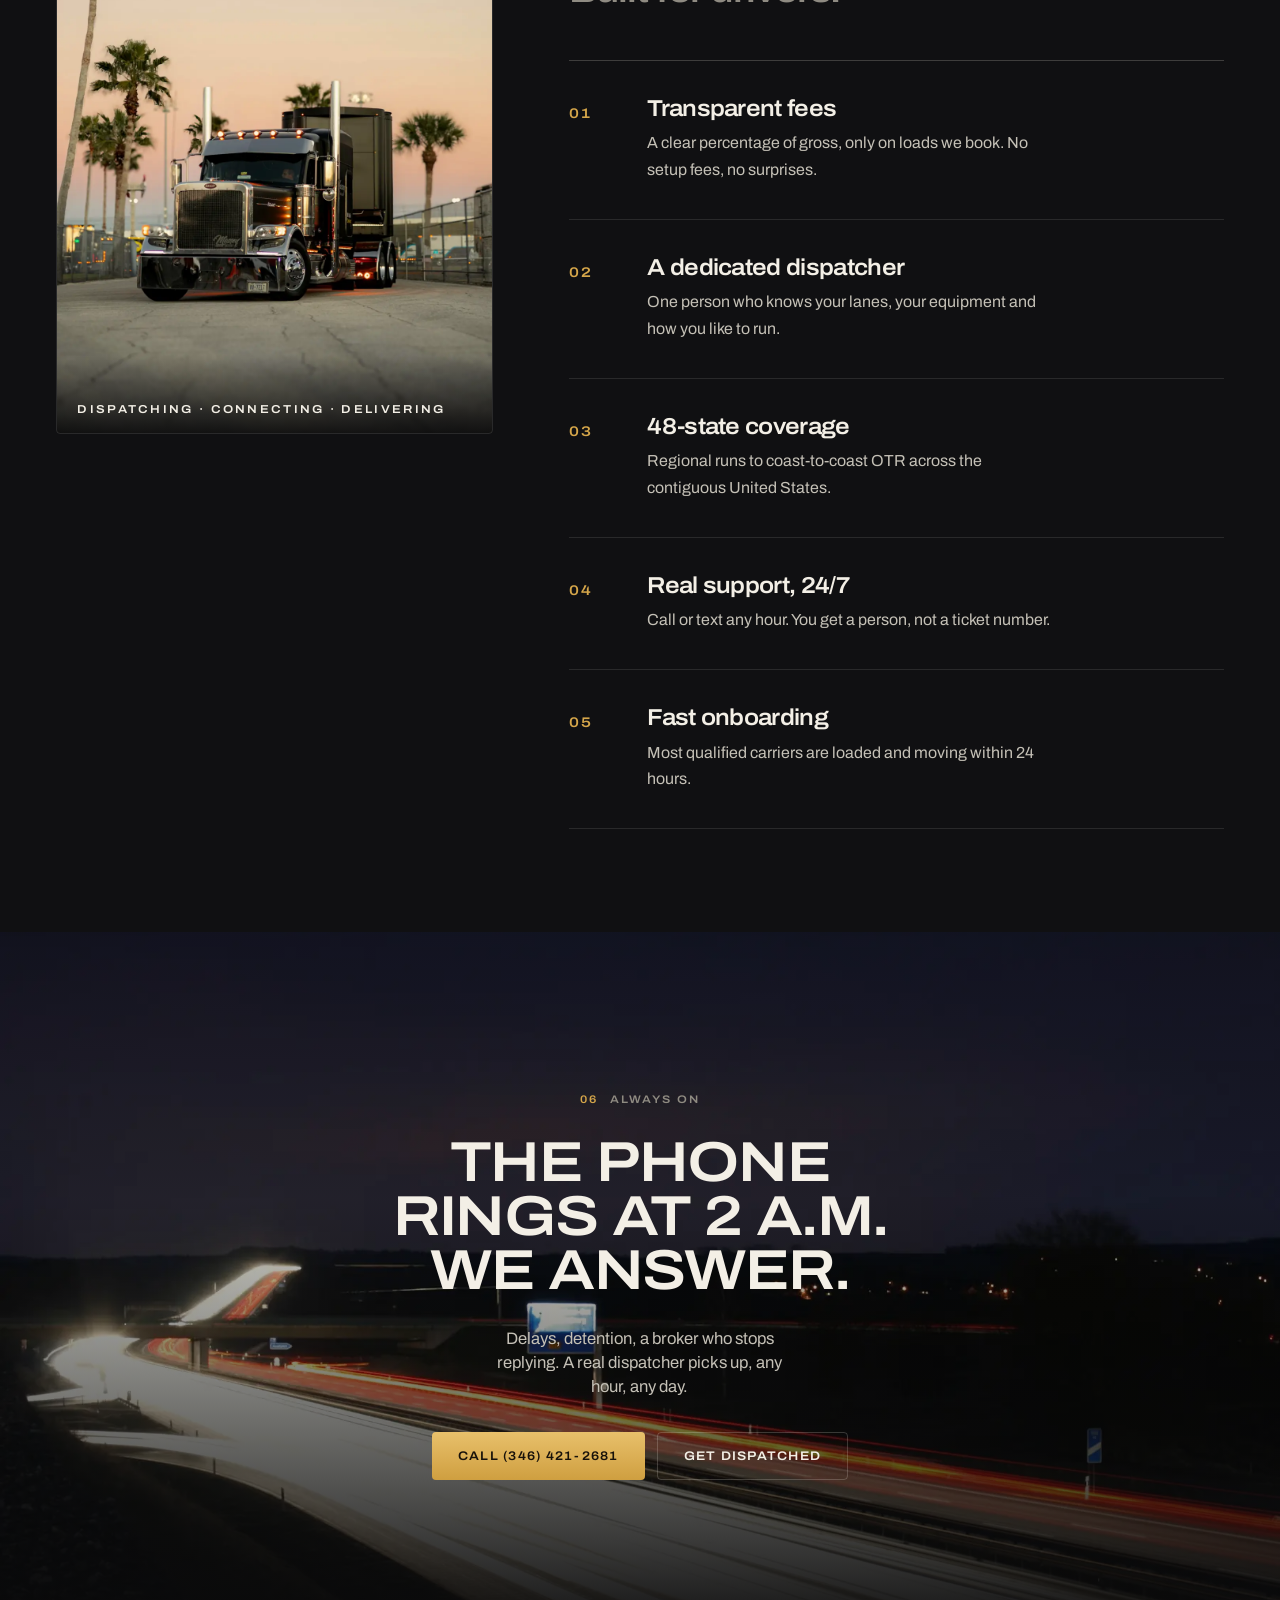
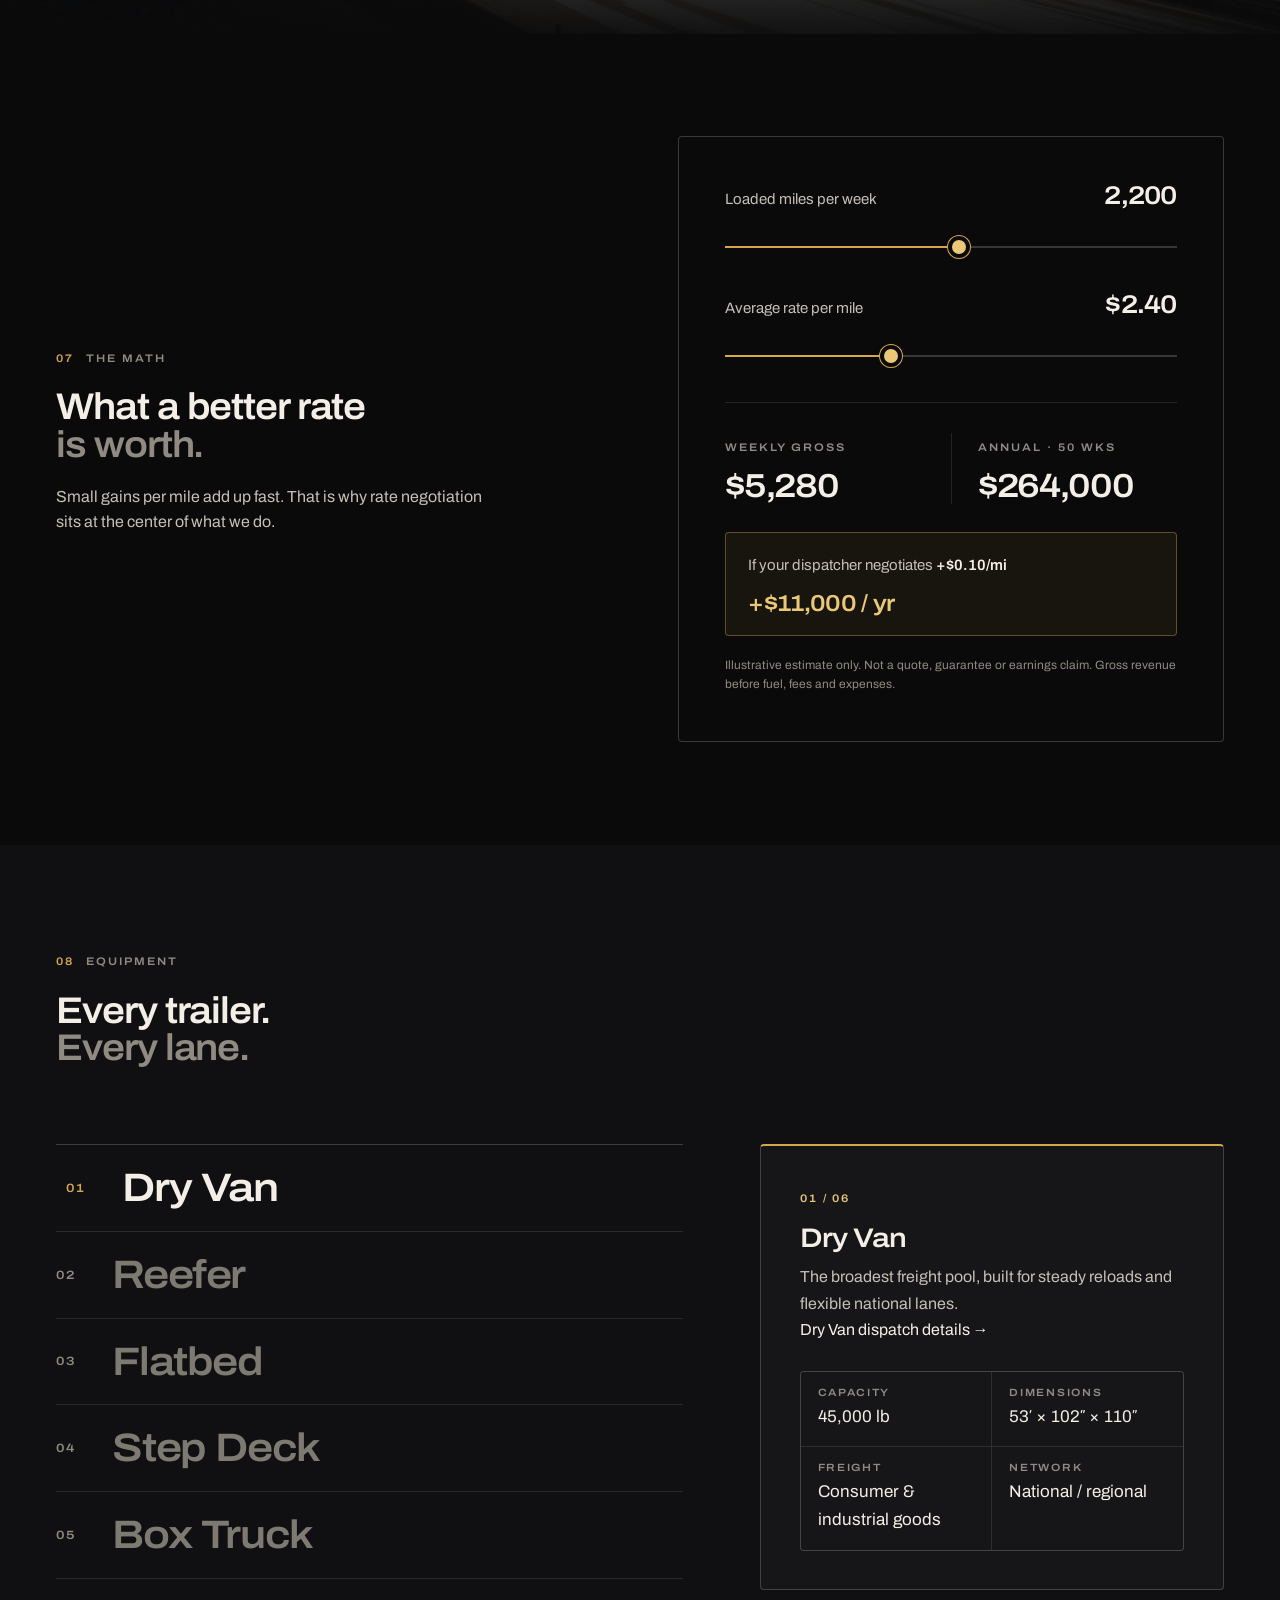
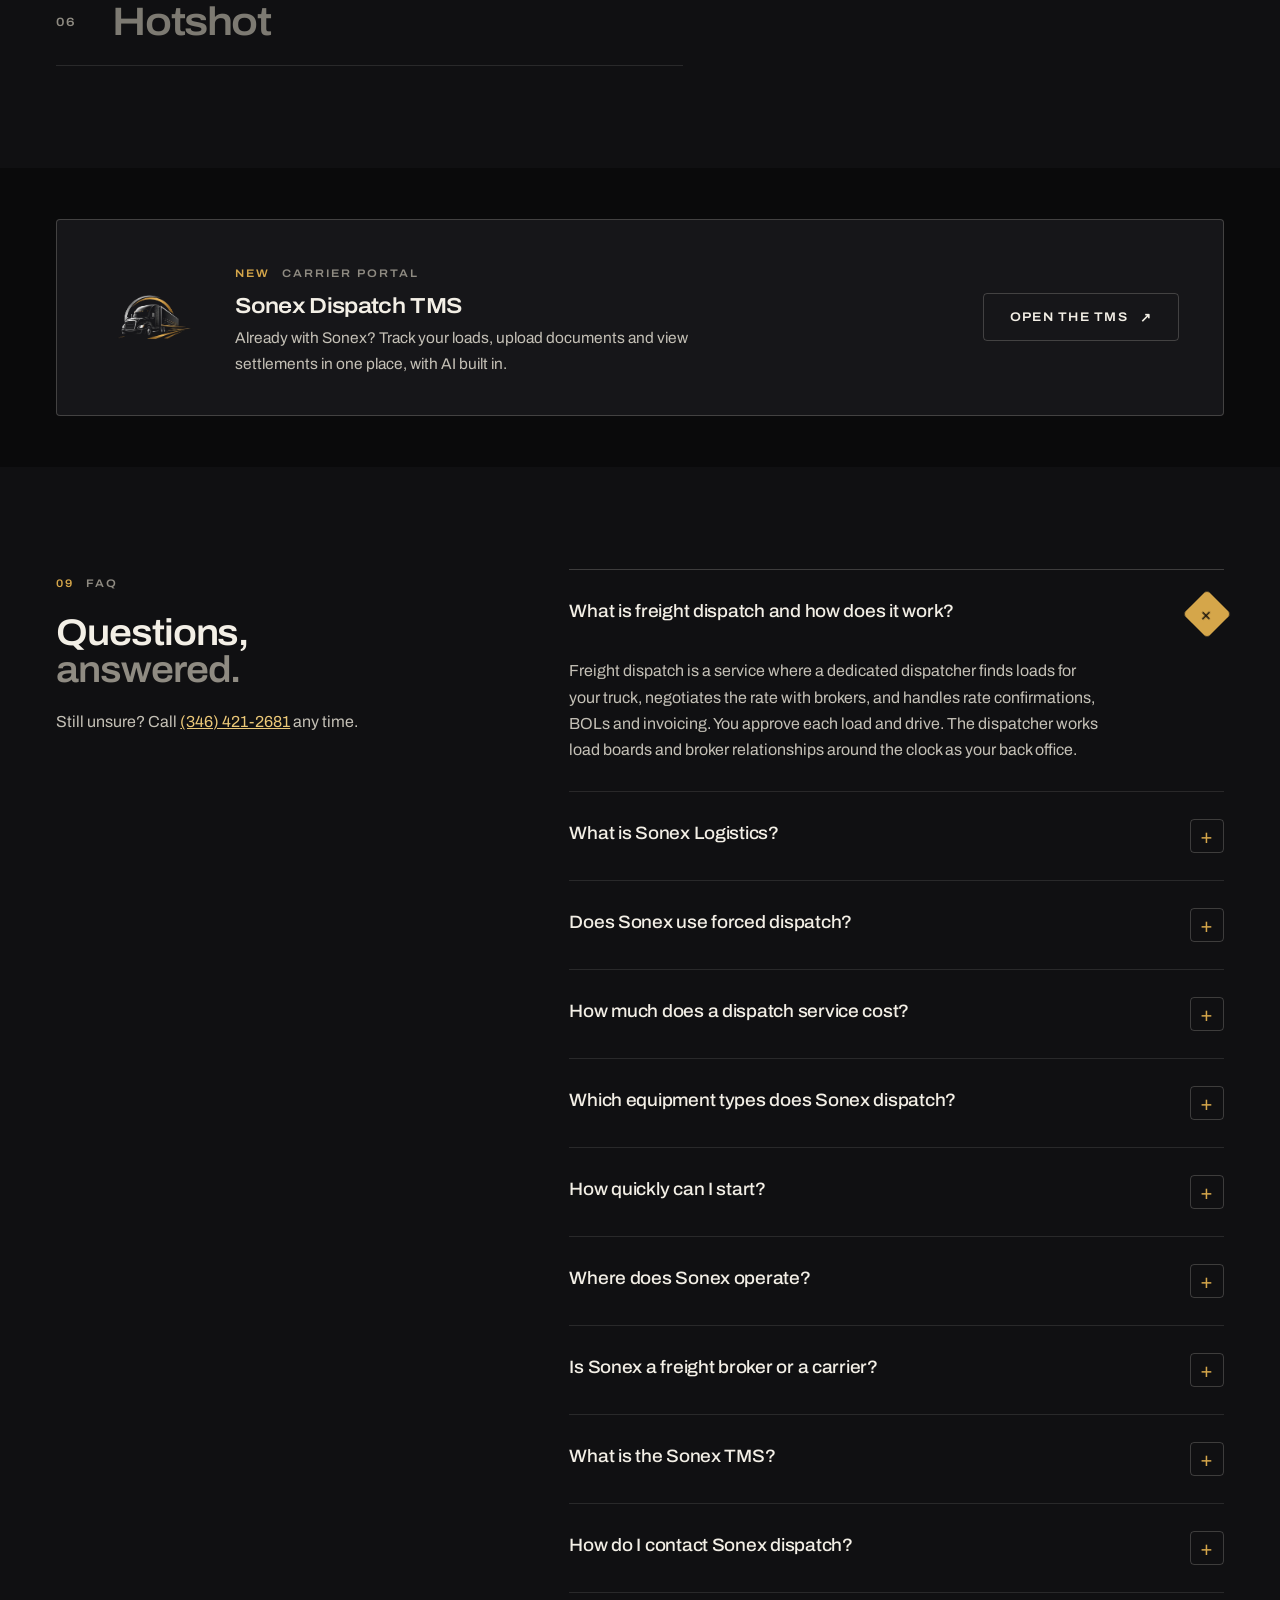
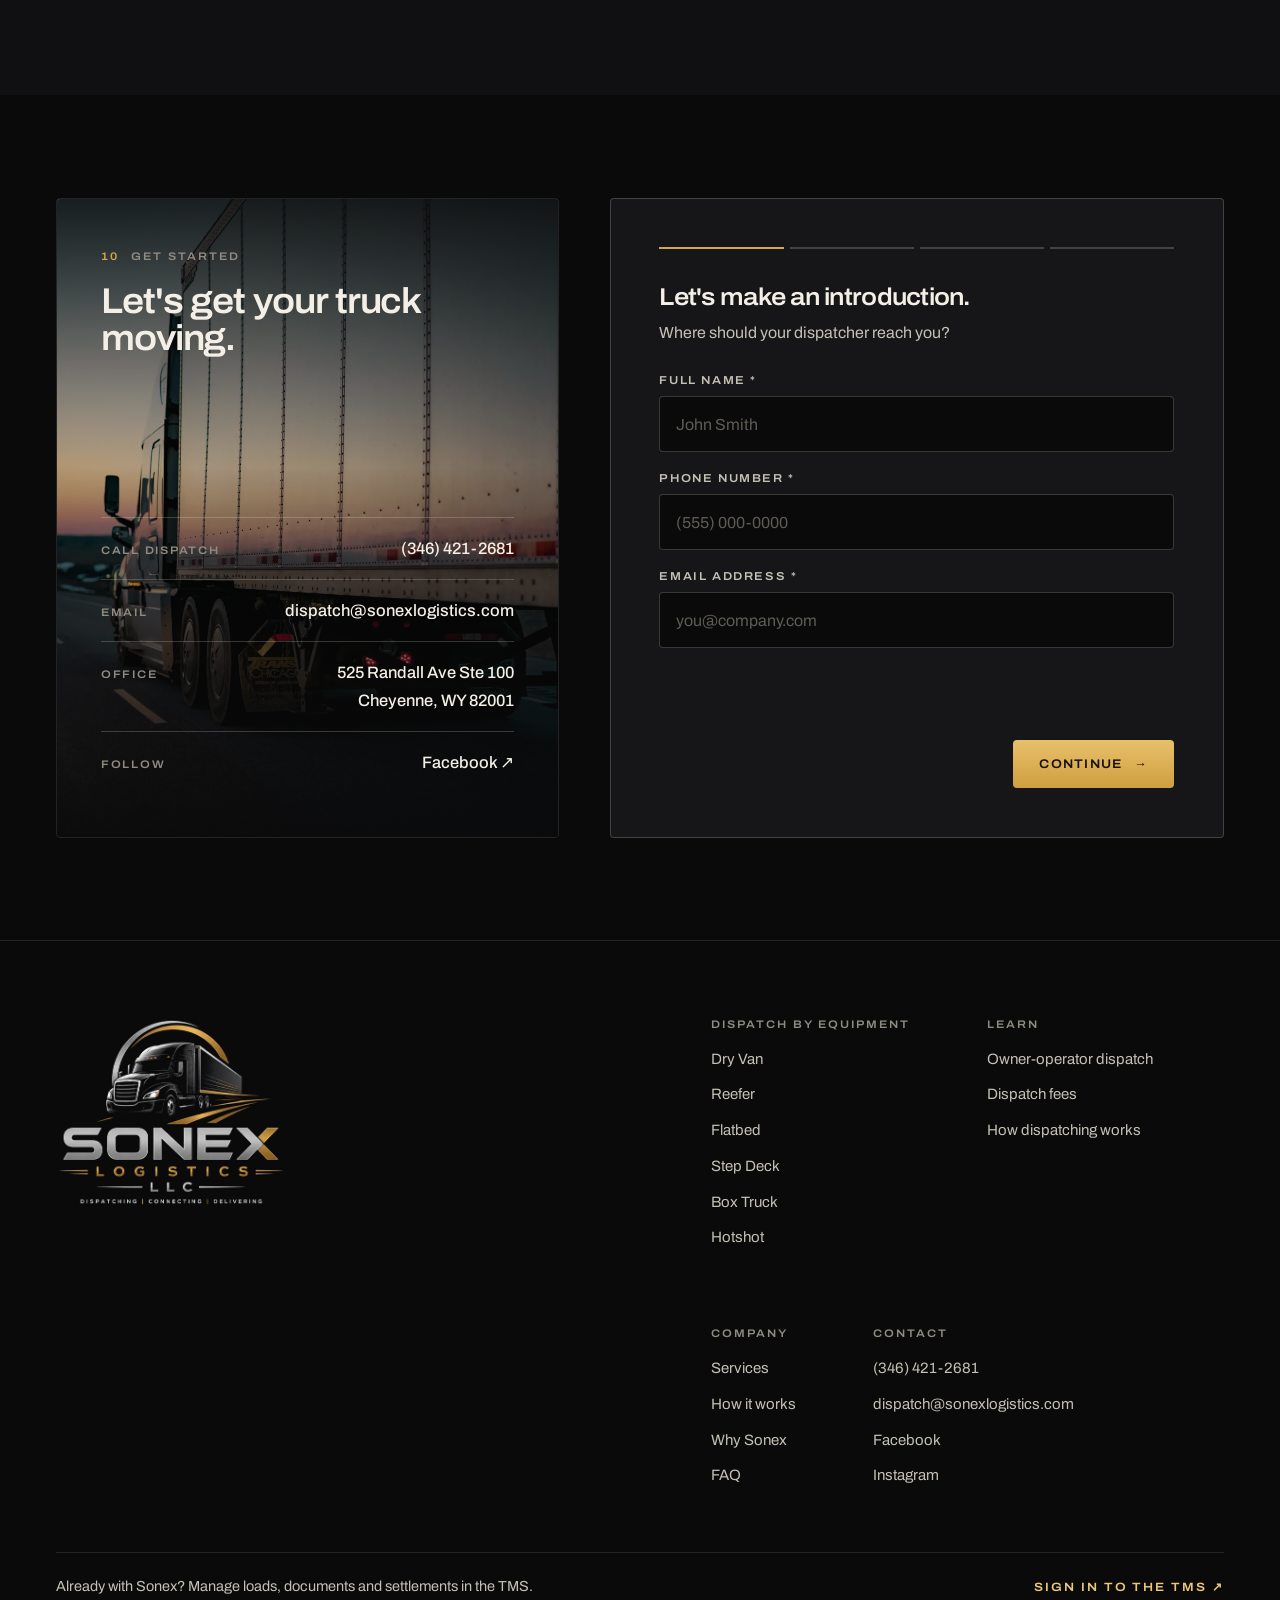
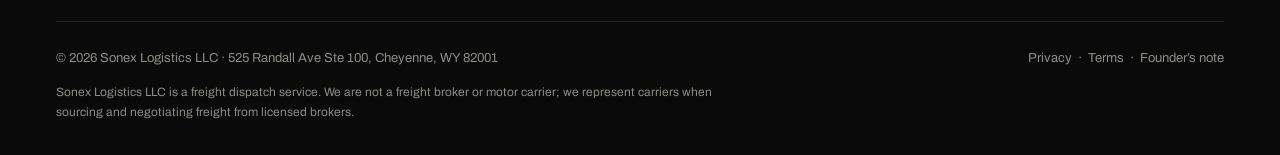
<file: dispatch.html>
<!DOCTYPE html>
<html lang="en">
<head>
<meta charset="UTF-8" />
<meta name="viewport" content="width=device-width, initial-scale=1" />
<title>Freight Dispatch for Owner-Operators | Sonex Logistics</title>
<meta name="description" content="Cheyenne, WY freight dispatch for owner-operators in all 48 states: loads, rates and paperwork handled. No forced dispatch. Call (346) 421-2681." />
<link rel="canonical" href="https://sonexlogistics.com/dispatch" />
<meta name="robots" content="index,follow,max-image-preview:large,max-snippet:-1,max-video-preview:-1" />
<meta name="author" content="Sonex Logistics LLC" />
<meta name="geo.region" content="US-WY" />
<meta name="geo.placename" content="Cheyenne" />
<link rel="icon" type="image/png" href="img/favicon-64.png" />
<link rel="apple-touch-icon" href="img/favicon.png" />
<link rel="alternate" type="text/plain" href="https://sonexlogistics.com/llms.txt" title="LLMs.txt" />
<meta property="og:site_name" content="Sonex Logistics" />
<meta property="og:locale" content="en_US" />
<meta property="og:type" content="website" />
<meta property="og:title" content="Sonex Logistics | Move more. Earn more." />
<meta property="og:description" content="Freight dispatch for owner-operators. Top-paying loads, negotiated rates and all paperwork handled. No forced dispatch." />
<meta property="og:url" content="https://sonexlogistics.com/dispatch" />
<meta property="og:image" content="https://sonexlogistics.com/img/og-image.jpg" />
<meta property="og:image:width" content="1200" />
<meta property="og:image:height" content="630" />
<meta property="og:image:alt" content="Sonex Logistics freight dispatch: a semi-truck at golden hour" />
<meta name="twitter:card" content="summary_large_image" />
<meta name="twitter:title" content="Sonex Logistics | Move more. Earn more." />
<meta name="twitter:description" content="Freight dispatch for owner-operators. Top-paying loads, negotiated rates and all paperwork handled. No forced dispatch." />
<meta name="twitter:image" content="https://sonexlogistics.com/img/og-image.jpg" />
<meta name="theme-color" content="#0a0a0b" />
<link rel="preload" href="fonts/archivo.woff2" as="font" type="font/woff2" crossorigin />
<link rel="preload" as="image" href="img/hero.webp" imagesrcset="img/hero-900.webp 900w, img/hero.webp 1600w" imagesizes="(max-width:1000px) 100vw, 62vw" fetchpriority="high" />
<script type="application/ld+json">
{"@context":"https://schema.org","@graph":[{"@type":["LocalBusiness","ProfessionalService"],"@id":"https://sonexlogistics.com/dispatch#organization","name":"Sonex Logistics LLC","alternateName":"Sonex Logistics","legalName":"Sonex Logistics LLC","slogan":"Dispatching | Connecting | Delivering","description":"Sonex Logistics LLC is a freight dispatch company in Cheyenne, Wyoming serving owner-operators and small carriers across the 48 contiguous United States.","url":"https://sonexlogistics.com/dispatch","logo":{"@type":"ImageObject","url":"https://sonexlogistics.com/img/logo-full.webp","width":485,"height":400},"image":["https://sonexlogistics.com/img/og-image.jpg"],"telephone":"+1-346-421-2681","email":"dispatch@sonexlogistics.com","address":{"@type":"PostalAddress","streetAddress":"525 Randall Ave Ste 100","addressLocality":"Cheyenne","addressRegion":"WY","postalCode":"82001","addressCountry":"US"},"areaServed":{"@type":"Country","name":"United States","description":"All 48 contiguous states"},"openingHoursSpecification":{"@type":"OpeningHoursSpecification","dayOfWeek":["Monday","Tuesday","Wednesday","Thursday","Friday","Saturday","Sunday"],"opens":"00:00","closes":"23:59"},"serviceType":"Freight dispatch","knowsAbout":["Freight dispatch","Owner-operator dispatch","Load booking","Rate negotiation","Dry van dispatch","Reefer dispatch","Flatbed dispatch","Step deck dispatch","Box truck dispatch","Hotshot dispatch","IFTA reporting"],"founder":{"@type":"Person","@id":"https://sonexlogistics.com/dispatch#founder","name":"Aman Khalid","jobTitle":"Founder","worksFor":{"@id":"https://sonexlogistics.com/dispatch#organization"}},"contactPoint":{"@type":"ContactPoint","contactType":"dispatch","telephone":"+1-346-421-2681","email":"dispatch@sonexlogistics.com","availableLanguage":"English","hoursAvailable":{"@type":"OpeningHoursSpecification","dayOfWeek":["Monday","Tuesday","Wednesday","Thursday","Friday","Saturday","Sunday"],"opens":"00:00","closes":"23:59"}},"hasOfferCatalog":{"@type":"OfferCatalog","name":"Freight dispatch services","itemListElement":[{"@type":"Offer","itemOffered":{"@type":"Service","name":"Load finding","description":"Loads screened for rate, deadhead and broker history, matched to your lanes and equipment.","provider":{"@id":"https://sonexlogistics.com/dispatch#organization"}}},{"@type":"Offer","itemOffered":{"@type":"Service","name":"Rate negotiation","description":"Firm, informed negotiation that defends your time and your cost per mile.","provider":{"@id":"https://sonexlogistics.com/dispatch#organization"}}},{"@type":"Offer","itemOffered":{"@type":"Service","name":"Paperwork and documents","description":"Rate confirmations, BOLs and invoices organized from booking to payment.","provider":{"@id":"https://sonexlogistics.com/dispatch#organization"}}},{"@type":"Offer","itemOffered":{"@type":"Service","name":"24/7 driver support","description":"A real person for delays, reschedules, detention and delivery issues, any hour.","provider":{"@id":"https://sonexlogistics.com/dispatch#organization"}}},{"@type":"Offer","itemOffered":{"@type":"Service","name":"Broker relations","description":"Professional check calls and follow-through that build your carrier reputation.","provider":{"@id":"https://sonexlogistics.com/dispatch#organization"}}},{"@type":"Offer","itemOffered":{"@type":"Service","name":"IFTA reporting","description":"Clean mileage and trip records that make quarterly reporting painless.","provider":{"@id":"https://sonexlogistics.com/dispatch#organization"}}}]},"sameAs":["https://www.facebook.com/share/1G1TTiNGNM/","https://www.instagram.com/sonexlogisticsllc/"]},{"@type":"WebSite","@id":"https://sonexlogistics.com/dispatch#website","url":"https://sonexlogistics.com/dispatch","name":"Sonex Logistics","inLanguage":"en-US","publisher":{"@id":"https://sonexlogistics.com/dispatch#organization"}},{"@type":"WebPage","@id":"https://sonexlogistics.com/dispatch#webpage","url":"https://sonexlogistics.com/dispatch","name":"Freight Dispatch for Owner-Operators | Sonex Logistics","description":"Cheyenne, WY freight dispatch for owner-operators in all 48 states: loads, rates and paperwork handled. No forced dispatch. Call (346) 421-2681.","inLanguage":"en-US","isPartOf":{"@id":"https://sonexlogistics.com/dispatch#website"},"about":{"@id":"https://sonexlogistics.com/dispatch#organization"},"primaryImageOfPage":{"@type":"ImageObject","url":"https://sonexlogistics.com/img/og-image.jpg","width":1200,"height":630},"speakable":{"@type":"SpeakableSpecification","cssSelector":["h1",".sb","#faq .q:nth-child(2) .a p"]}},{"@type":"FAQPage","@id":"https://sonexlogistics.com/dispatch#faq","mainEntity":[{"@type":"Question","name":"What is freight dispatch and how does it work?","acceptedAnswer":{"@type":"Answer","text":"Freight dispatch is a service where a dedicated dispatcher finds loads for your truck, negotiates the rate with brokers, and handles rate confirmations, BOLs and invoicing. You approve each load and drive. The dispatcher works load boards and broker relationships around the clock as your back office."}},{"@type":"Question","name":"What is Sonex Logistics?","acceptedAnswer":{"@type":"Answer","text":"Sonex Logistics LLC is a freight dispatch company based in Cheyenne, Wyoming. It serves owner-operators and small carriers across the 48 contiguous states with load finding, rate negotiation, paperwork, broker relations, IFTA reporting and 24/7 driver support."}},{"@type":"Question","name":"Does Sonex use forced dispatch?","acceptedAnswer":{"@type":"Answer","text":"No. Sonex never forces dispatch. Your dispatcher presents qualified load options with the rate and details, and you keep final approval on every load, so your truck, schedule, home time and lane preferences always stay under your control."}},{"@type":"Question","name":"How much does a dispatch service cost?","acceptedAnswer":{"@type":"Answer","text":"Sonex dispatch fees are a transparent percentage of gross revenue on loads it books, as set out in your Dispatch Service Agreement. There are no setup fees, and fees apply only to successfully booked loads."}},{"@type":"Question","name":"Which equipment types does Sonex dispatch?","acceptedAnswer":{"@type":"Answer","text":"Sonex dispatches six equipment types: Dry Van, Reefer, Flatbed, Step Deck, Box Truck and Hotshot. Dispatch covers regional runs and coast-to-coast routes across the 48 contiguous United States, matched to your equipment, lanes and home time."}},{"@type":"Question","name":"How quickly can I start?","acceptedAnswer":{"@type":"Answer","text":"Most qualified carriers can start within 24 hours. Onboarding means signing the dispatch agreement, submitting the required documents and a short call about your equipment, lanes and home time, after which your dispatcher begins planning loads."}},{"@type":"Question","name":"Where does Sonex operate?","acceptedAnswer":{"@type":"Answer","text":"Sonex is headquartered at 525 Randall Ave, Suite 100, Cheyenne, WY 82001 and dispatches owner-operators and small carriers in all 48 contiguous states, from regional runs to coast-to-coast OTR."}},{"@type":"Question","name":"Is Sonex a freight broker or a carrier?","acceptedAnswer":{"@type":"Answer","text":"Neither. Sonex Logistics LLC is a freight dispatch service, not a freight broker or a motor carrier. It represents the carrier when finding and negotiating freight from licensed brokers, and the carrier remains the party that hauls the freight."}},{"@type":"Question","name":"What is the Sonex TMS?","acceptedAnswer":{"@type":"Answer","text":"Sonex Dispatch is Sonex's Transportation Management System for carriers and dispatchers, covering loads, documents and settlements in one place. Sign in with the TMS link at the top of the page using the credentials Sonex assigns you."}},{"@type":"Question","name":"How do I contact Sonex dispatch?","acceptedAnswer":{"@type":"Answer","text":"Call (346) 421-2681 at any hour, email dispatch@sonexlogistics.com, or send the application form on this page. A Sonex team member typically responds within a few hours. The office is at 525 Randall Ave, Suite 100, Cheyenne, WY 82001."}}]},{"@type":"SoftwareApplication","@id":"https://sonexlogistics.com/dispatch#tms","name":"Sonex Dispatch TMS","applicationCategory":"BusinessApplication","operatingSystem":"Web","description":"Transportation Management System for carriers and dispatchers: loads, documents and settlements in one place.","url":"https://dispatch.sonexlogistics.com/sonex/login","publisher":{"@id":"https://sonexlogistics.com/dispatch#organization"}}]}
</script>
<style>
@font-face{font-family:Archivo;font-weight:400 700;font-stretch:100% 125%;font-display:swap;src:url(fonts/archivo.woff2) format("woff2")}
:root{
  /* 60 / 30 / 10 : near-black base, charcoal surfaces, gold accent */
  --bg:#0a0a0b;--s1:#101012;--s2:#161619;--s3:#1d1d21;
  --tx:#f3efe6;--tx2:#c4c0b6;--mu:#8f8b82;
  --gold:#d5a64a;--gold2:#ebc878;--gold3:#8f6a25;
  --ln:rgba(243,239,230,.11);--ln2:rgba(243,239,230,.2);
  --f:Archivo,"Helvetica Neue",Arial,sans-serif;
  --r:4px;--pad:clamp(20px,4.4vw,72px)
}
*{box-sizing:border-box;margin:0;padding:0}
html{scroll-behavior:smooth;scroll-padding-top:76px;-webkit-text-size-adjust:100%}
body{background:var(--bg);color:var(--tx);font:400 16px/1.65 var(--f);font-stretch:100%;-webkit-font-smoothing:antialiased;overflow-x:hidden}
a{color:inherit;text-decoration:none}img{display:block;max-width:100%}button{font:inherit;color:inherit;background:none;border:0;cursor:pointer}
.w{width:min(1240px,100% - 2*var(--pad));margin-inline:auto}
h1,h2,h3{font-weight:600;line-height:1.02}
.lab{font:600 11px var(--f);font-stretch:112%;letter-spacing:.18em;text-transform:uppercase;color:var(--mu)}
.lab b{color:var(--gold);font-weight:600;margin-right:12px}
section{padding-block:clamp(64px,8vw,120px)}
.alt{background:var(--s1)}
.h2{font-size:clamp(26px,2.9vw,42px);font-stretch:108%;letter-spacing:-.03em;margin-top:18px}
.h2 em{font-style:normal;color:var(--mu)}
.lead{font-size:clamp(16px,1.15vw,18px);color:var(--tx2);max-width:48ch;margin-top:20px;line-height:1.6}
:focus-visible{outline:2px solid var(--gold);outline-offset:3px}
.skip{position:absolute;left:-999px}.skip:focus{left:8px;top:8px;z-index:99;background:#fff;color:#000;padding:10px}
.btn{display:inline-flex;align-items:center;justify-content:center;gap:12px;height:48px;padding:0 26px;border-radius:var(--r);font:600 12.5px var(--f);font-stretch:110%;letter-spacing:.1em;text-transform:uppercase;transition:background .25s,color .25s,border-color .25s,transform .2s;white-space:nowrap}
.btn:active{transform:scale(.98)}
.gd{background:linear-gradient(180deg,#e8c06b,#cf9f40);color:#17110a}.gd:hover{background:linear-gradient(180deg,#f3d083,#dcae52)}
.ol{border:1px solid var(--ln2);color:var(--tx)}.ol:hover{border-color:var(--gold);color:var(--gold2)}
.ar{display:inline-block;transition:transform .25s}.btn:hover .ar{transform:translateX(5px)}

/* NAV */
.nav{position:fixed;inset:0 0 auto;z-index:60;border-bottom:1px solid transparent;transition:background .35s,border-color .35s}
.nav:not(.s){background:linear-gradient(180deg,rgba(10,10,11,.72),rgba(10,10,11,0))}.nav.s{background:rgba(10,10,11,.88);backdrop-filter:blur(14px);border-color:var(--ln)}
.nav .w{display:flex;align-items:center;justify-content:space-between;height:66px;gap:24px}
.nav .logo{flex:none}.nav .logo img{height:22px;width:auto;flex:none;max-width:none}
.lk{display:flex;gap:30px;white-space:nowrap;font:500 12px var(--f);font-stretch:110%;letter-spacing:.12em;text-transform:uppercase;color:var(--tx2)}.lk a:hover{color:var(--gold2)}
.nr{display:flex;align-items:center;gap:22px}
.ph{white-space:nowrap;font:500 14px var(--f);font-stretch:108%;letter-spacing:.04em;color:var(--tx2)}.ph:hover{color:var(--tx)}
.tms{white-space:nowrap;font:600 12px var(--f);font-stretch:112%;letter-spacing:.16em;text-transform:uppercase;color:var(--gold2);border:1px solid rgba(213,166,74,.4);padding:9px 14px;border-radius:var(--r);transition:.2s}.tms:hover{background:rgba(213,166,74,.12);border-color:var(--gold)}
.nr .btn{height:38px;padding:0 18px;font-size:11.5px}
.bg{display:none;width:42px;height:42px;border:1px solid var(--ln2);border-radius:var(--r);place-items:center}
.nr .btn.mc{display:none}
@media(max-width:1180px){.lk{position:fixed;inset:72px 0 auto;background:rgba(10,10,11,.99);flex-direction:column;gap:0;padding:6px var(--pad) 26px;font-size:17px;display:none}.lk.o{display:flex}.lk a{padding:18px 0;border-bottom:1px solid var(--ln)}.bg{display:grid}.nr .ph,.nr .btn.gd:not(.mc){display:none}.nr .btn.mc{display:inline-flex}}

/* HERO: text on solid black, photo fades in from the right */
.hero{position:relative;min-height:100svh;padding:0;display:flex;flex-direction:column;justify-content:space-between;isolation:isolate;overflow:hidden;background:var(--bg)}
.hero .pic{position:absolute;top:0;right:0;bottom:0;width:62%;z-index:-1;overflow:hidden}
.hero .pic img{width:100%;height:100%;object-fit:cover;object-position:14% 50%;transform:scale(1.07);animation:kb 20s cubic-bezier(.2,.6,.2,1) forwards}
@keyframes kb{to{transform:scale(1)}}
.hero .pic::after{content:"";position:absolute;inset:0;background:linear-gradient(90deg,var(--bg) 0,rgba(10,10,11,.86) 10%,rgba(10,10,11,.45) 22%,rgba(10,10,11,.12) 32%,transparent 40%),linear-gradient(0deg,rgba(10,10,11,.95) 0,rgba(10,10,11,0) 38%),linear-gradient(180deg,rgba(10,10,11,.5),transparent 24%)}
.hero .tp{padding-top:clamp(104px,15vh,180px)}.hero .tpi{max-width:min(54%,700px)}
.hero h1{font-size:clamp(30px,3.7vw,56px);font-stretch:116%;letter-spacing:-.025em;line-height:.98;text-transform:uppercase;margin:28px 0 0}
.hero h1 span{color:var(--gold)}
.hero .sb{font-size:clamp(16px,1.3vw,19px);color:var(--tx2);margin:22px 0 30px;max-width:34ch;line-height:1.5}
.cta{display:flex;flex-wrap:wrap;gap:12px}
.st{display:grid;grid-template-columns:repeat(4,1fr);margin-top:clamp(40px,7vh,84px);border-top:1px solid var(--ln2)}
.st div{padding:24px 24px 30px 0}.st div+div{padding-left:26px;border-left:1px solid var(--ln)}
.st b{display:block;font:600 clamp(26px,3vw,44px)/1 var(--f);font-stretch:116%;letter-spacing:-.03em;color:var(--tx)}
.st span{display:block;font:600 10.5px var(--f);font-stretch:112%;letter-spacing:.18em;text-transform:uppercase;color:var(--mu);margin-top:12px}
@media(max-width:1000px){
  .hero .pic img{animation:none;transform:none}
  .hero .pic{width:100%;height:58svh;bottom:auto}
  .hero .pic::after{background:linear-gradient(180deg,rgba(10,10,11,.55) 0,transparent 22%,transparent 52%,var(--bg) 100%)}
  .hero .pic img{object-position:38% 50%}
  .hero .tp{padding-top:calc(58svh - 120px)}.hero .tpi{max-width:none}
  .st{grid-template-columns:1fr 1fr}.st div:nth-child(3){border-left:0;padding-left:0}.st div:nth-child(n+3){border-top:1px solid var(--ln)}}

/* TICKER */
.tk{overflow:hidden;background:var(--s1);border-block:1px solid var(--ln);padding:21px 0}
.tk div{display:flex;gap:46px;width:max-content;animation:tk 44s linear infinite;font:600 12px var(--f);font-stretch:115%;letter-spacing:.24em;text-transform:uppercase;color:var(--mu)}
.tk span::after{content:"";display:inline-block;width:5px;height:5px;background:var(--gold);transform:rotate(45deg);margin-left:46px;vertical-align:middle}
@keyframes tk{to{transform:translateX(-50%)}}

/* STOP / HANDLE */
.shd{max-width:640px;margin-bottom:clamp(30px,3.6vw,48px)}
.cmp{display:grid;grid-template-columns:1fr 1fr;gap:14px}
.cm{border:1px solid var(--ln);border-radius:var(--r);padding:clamp(22px,2.4vw,34px);background:var(--s1);position:relative}
.cm h3{font:600 11px var(--f);font-stretch:112%;letter-spacing:.18em;text-transform:uppercase;margin-bottom:8px;color:var(--mu)}
.cm ul{list-style:none}
.cm li{display:flex;gap:14px;align-items:center;min-height:62px;padding:12px 0;border-top:1px solid var(--ln);font-size:clamp(15px,1.2vw,17px);line-height:1.4}
.cm li::before{content:"";flex:none;width:22px;height:22px;border-radius:50%;background-repeat:no-repeat;background-position:center;background-size:12px}
.cm-a li{color:var(--mu)}
.cm-a li::before{border:1px solid var(--ln2);background-image:url("data:image/svg+xml,%3Csvg xmlns='http://www.w3.org/2000/svg' viewBox='0 0 24 24' fill='none' stroke='%238f8b82' stroke-width='2.6' stroke-linecap='round'%3E%3Cpath d='M6 6l12 12M18 6L6 18'/%3E%3C/svg%3E")}
.cm-b{background:var(--s2);border-color:rgba(213,166,74,.42)}
.cm-b::before{content:"";position:absolute;left:-1px;right:-1px;top:-1px;height:2px;background:var(--gold)}
.cm-b h3{color:var(--gold)}
.cm-b li{color:var(--tx)}
.cm-b li::before{background-color:var(--gold);background-image:url("data:image/svg+xml,%3Csvg xmlns='http://www.w3.org/2000/svg' viewBox='0 0 24 24' fill='none' stroke='%2317110a' stroke-width='3' stroke-linecap='round' stroke-linejoin='round'%3E%3Cpath d='M5 12.5l4.5 4.5L19 7.5'/%3E%3C/svg%3E")}
.shc{display:flex;justify-content:space-between;align-items:center;gap:20px;flex-wrap:wrap;margin-top:clamp(26px,3vw,40px);color:var(--tx2)}
@media(max-width:800px){.cmp{grid-template-columns:1fr}}
/* HOW */
.hw{display:grid;grid-template-columns:.85fr 1.15fr;gap:clamp(30px,7vw,120px);align-items:start}
.sk{position:sticky;top:112px}
.drv{margin-top:44px;border-radius:var(--r);overflow:hidden;aspect-ratio:4/3;border:1px solid var(--ln)}.drv img{width:100%;height:100%;object-fit:cover;object-position:60% 30%}
.drv+small{display:block;margin-top:12px;font:500 12px var(--f);font-stretch:108%;letter-spacing:.14em;text-transform:uppercase;color:var(--mu)}
.stp{border-top:1px solid var(--ln2)}
.stp>div{display:grid;grid-template-columns:clamp(74px,9vw,150px) 1fr;gap:20px;padding:clamp(36px,4.4vw,60px) 0;border-bottom:1px solid var(--ln);opacity:.7;transition:opacity .5s}
.stp>div.on{opacity:1}
.stp .n{font:600 clamp(34px,3.8vw,56px)/.9 var(--f);font-stretch:116%;letter-spacing:-.04em;color:var(--gold)}
.stp h3{font-size:clamp(21px,2vw,28px);font-stretch:110%;letter-spacing:-.03em;margin-bottom:14px}.stp p{color:var(--tx2);max-width:42ch}
.stp em{display:inline-block;margin-top:20px;font:600 11px var(--f);font-stretch:112%;letter-spacing:.18em;text-transform:uppercase;font-style:normal;color:var(--gold2);border:1px solid rgba(213,166,74,.4);padding:7px 12px;border-radius:var(--r)}
@media(max-width:900px){.hw{grid-template-columns:1fr}.sk{position:static}.stp>div{opacity:1}.drv{display:none}.drv+small{display:none}}

/* SERVICES */
.sv-h{display:flex;justify-content:space-between;align-items:end;gap:40px;flex-wrap:wrap;margin-bottom:clamp(36px,5vw,64px)}
.sv-r{display:flex;flex-direction:column;gap:26px;align-items:flex-start}
.arw{display:flex;gap:10px}
.arw button{width:54px;height:54px;border:1px solid var(--ln2);border-radius:var(--r);display:grid;place-items:center;font-size:20px;color:var(--tx);transition:.25s}
.arw button:hover{border-color:var(--gold);color:var(--gold2);background:rgba(213,166,74,.08)}
.arw button:disabled{opacity:.3;pointer-events:none}
.rail{display:flex;gap:14px;overflow-x:auto;scroll-snap-type:x mandatory;scrollbar-width:none;-webkit-overflow-scrolling:touch;padding:0 max(var(--pad),calc((100vw - 1360px)/2)) 6px;scroll-padding-left:max(var(--pad),calc((100vw - 1360px)/2))}
.rail::-webkit-scrollbar{display:none}
.cd{position:relative;flex:none;width:clamp(272px,26vw,404px);aspect-ratio:3/4.1;scroll-snap-align:start;border-radius:var(--r);overflow:hidden;border:1px solid var(--ln);background:#000;display:flex;flex-direction:column;justify-content:space-between;padding:clamp(22px,2vw,30px);isolation:isolate}
.cd img{position:absolute;inset:0;width:100%;height:100%;object-fit:cover;object-position:var(--p,50% 50%);transform:scale(var(--s,1));transform-origin:var(--p,50% 50%);z-index:-2;transition:transform 1.1s cubic-bezier(.2,.8,.2,1);filter:saturate(.92)}
.cd:hover img{transform:scale(calc(var(--s,1)*1.06))}
.cd::before{content:"";position:absolute;inset:0;z-index:-1;background:linear-gradient(180deg,rgba(10,10,11,.62) 0,rgba(10,10,11,0) 30%,rgba(10,10,11,.5) 52%,rgba(10,10,11,.96) 100%)}
.cd::after{content:"";position:absolute;left:0;right:0;bottom:0;height:3px;background:var(--gold);transform:scaleX(0);transform-origin:left;transition:transform .55s cubic-bezier(.2,.8,.2,1)}
.cd:hover::after{transform:scaleX(1)}
.cd .n{font:600 13px var(--f);font-stretch:118%;letter-spacing:.16em;color:var(--gold2)}
.cd h3{font-size:clamp(20px,1.7vw,24px);font-stretch:112%;letter-spacing:-.035em;margin-bottom:12px;line-height:1.02}
.cd p{color:var(--tx2);font-size:14.5px;max-width:28ch;line-height:1.5}
.rp{height:2px;background:var(--ln);margin:30px max(var(--pad),calc((100vw - 1360px)/2)) 0;position:relative}.rp i{position:absolute;left:0;top:0;height:100%;width:30%;background:var(--gold);transition:left .15s linear}

/* PHOTO BANDS */
.bd{position:relative;min-height:90vh;padding:0;display:flex;align-items:flex-end;overflow:hidden;isolation:isolate}
.bd img{position:absolute;inset:-6% 0;width:100%;height:112%;object-fit:cover;z-index:-2}
.bd::before{content:"";position:absolute;inset:0;z-index:-1;background:linear-gradient(0deg,rgba(10,10,11,.97),rgba(10,10,11,.2) 62%,rgba(10,10,11,.55))}
.bd .w{padding-block:clamp(56px,9vw,128px)}
.bd h2{font-size:clamp(28px,4.4vw,64px);font-stretch:116%;letter-spacing:-.03em;line-height:.96;text-transform:uppercase;max-width:11ch}
.bd p{font-size:clamp(16px,1.3vw,19px);color:var(--tx2);margin-top:28px;max-width:32ch;line-height:1.45}
.bd .cta{margin-top:34px}
@media(min-width:901px){.bd.top{align-items:flex-start}.bd.top .w{padding-top:clamp(110px,16vh,190px)}.bd.top::before{background:linear-gradient(180deg,rgba(10,10,11,.88),rgba(10,10,11,.15) 55%,rgba(10,10,11,.6))}}
@media(max-width:1380px){.nr .ph{display:none}}
.bd.c{align-items:center;text-align:center;min-height:78vh}.bd.c h2{margin-inline:auto;max-width:15ch}.bd.c p{margin-inline:auto}.bd.c .cta{justify-content:center}

/* WHY */
.wy{display:grid;grid-template-columns:.8fr 1.2fr;gap:clamp(30px,6vw,110px);align-items:start}
.wy figure{position:sticky;top:100px;border-radius:var(--r);overflow:hidden;aspect-ratio:4/5;border:1px solid var(--ln)}
.wy figure img{width:100%;height:100%;object-fit:cover}
.wy figcaption{position:absolute;left:0;right:0;bottom:0;padding:48px 20px 18px;background:linear-gradient(0deg,rgba(10,10,11,.9),transparent);font:600 11.5px var(--f);font-stretch:112%;letter-spacing:.2em;text-transform:uppercase;color:var(--tx)}
.wl{border-top:1px solid var(--ln2);margin-top:clamp(34px,4vw,56px)}
.wl>div{display:grid;grid-template-columns:64px 1fr;gap:14px;padding:clamp(26px,2.8vw,38px) 0;border-bottom:1px solid var(--ln)}
.wl .n{font:600 14px var(--f);font-stretch:118%;letter-spacing:.14em;color:var(--gold);padding-top:9px}
.wl h3{font-size:clamp(20px,1.8vw,25px);font-stretch:110%;letter-spacing:-.03em;margin-bottom:10px}.wl p{color:var(--tx2);max-width:46ch}
@media(max-width:900px){.wy{grid-template-columns:1fr}.wy figure{position:relative;top:0;aspect-ratio:16/11}}

/* CALC */
.cg{display:grid;grid-template-columns:1fr 1fr;gap:clamp(30px,6vw,110px);align-items:center}
.cc{border:1px solid var(--ln2);border-radius:var(--r);padding:clamp(26px,3.6vw,52px);background:var(--bg)}
.sl{margin-bottom:36px}.sr{display:flex;justify-content:space-between;align-items:baseline;margin-bottom:18px;color:var(--tx2);font-size:15px}.sr output{font:600 clamp(22px,2vw,28px)/1 var(--f);font-stretch:114%;letter-spacing:-.03em;color:var(--tx)}
input[type=range]{-webkit-appearance:none;appearance:none;width:100%;height:2px;background:linear-gradient(90deg,var(--gold) var(--p,50%),rgba(243,239,230,.2) var(--p,50%));outline:0}
input[type=range]::-webkit-slider-thumb{-webkit-appearance:none;width:22px;height:22px;border-radius:50%;background:var(--gold2);border:4px solid var(--bg);box-shadow:0 0 0 1px var(--gold);cursor:grab}
input[type=range]::-moz-range-thumb{width:16px;height:16px;border-radius:50%;background:var(--gold2);border:3px solid var(--bg);outline:1px solid var(--gold);cursor:grab}
.rs{display:grid;grid-template-columns:1fr 1fr;border-top:1px solid var(--ln);padding-top:30px}.rs div+div{padding-left:26px;border-left:1px solid var(--ln)}
.rs small{font:600 11px var(--f);font-stretch:112%;letter-spacing:.18em;text-transform:uppercase;color:var(--mu)}.rs b{display:block;font:600 clamp(24px,2.6vw,38px)/1.05 var(--f);font-stretch:114%;letter-spacing:-.04em;margin-top:10px}
.up{margin-top:28px;padding:20px 22px;border:1px solid rgba(213,166,74,.4);background:rgba(213,166,74,.07);border-radius:var(--r);display:flex;justify-content:space-between;align-items:center;gap:14px;flex-wrap:wrap;color:var(--tx2);font-size:15px}
.up b{color:var(--tx);font-weight:600}.up strong{font:600 clamp(20px,1.8vw,26px)/1 var(--f);font-stretch:114%;letter-spacing:-.03em;color:var(--gold2)}
.dis{font-size:12px;color:var(--mu);margin-top:20px}
@media(max-width:900px){.cg{grid-template-columns:1fr}}

/* EQUIPMENT */
.eq{display:grid;grid-template-columns:1.15fr .85fr;gap:clamp(30px,6vw,110px);margin-top:clamp(40px,6vw,84px);align-items:start}
.el{border-top:1px solid var(--ln2)}
.el button{display:grid;grid-template-columns:56px 1fr;width:100%;text-align:left;align-items:baseline;padding:clamp(14px,1.8vw,24px) 0;border-bottom:1px solid var(--ln);font-size:clamp(26px,3.1vw,44px);font-stretch:114%;letter-spacing:-.035em;line-height:1;font-weight:600;color:#7d7a72;transition:color .3s,padding .35s}
.el button i{font:600 12px var(--f);font-stretch:118%;letter-spacing:.12em;font-style:normal;color:var(--mu);align-self:center}
.el button:hover,.el button.on{color:var(--tx);padding-left:10px}.el button.on i{color:var(--gold)}
.epw{position:sticky;top:108px}.ep[hidden]{display:none}.ep{background:var(--s2);border:1px solid var(--ln2);border-top:2px solid var(--gold);border-radius:var(--r);padding:clamp(26px,3vw,42px);min-height:380px;display:flex;flex-direction:column;justify-content:space-between;gap:28px}
.ep h3{font-size:clamp(22px,2.1vw,30px);font-stretch:114%;letter-spacing:-.035em;margin:14px 0 12px}.ep p{color:var(--tx2)}
.ep dl{display:grid;grid-template-columns:1fr 1fr;gap:1px;background:var(--ln);border:1px solid var(--ln);border-radius:var(--r);overflow:hidden}
.ep dl div{background:var(--s2);padding:15px 17px}.ep dt{font:600 10.5px var(--f);font-stretch:112%;letter-spacing:.16em;text-transform:uppercase;color:var(--mu)}.ep dd{font-size:17px;margin-top:5px}
@media(max-width:900px){.eq{grid-template-columns:1fr}.epw{position:relative;top:0;order:-1}}

/* TMS BANNER */
.tb{padding-block:clamp(28px,4vw,56px)}
.tbn{display:grid;grid-template-columns:auto 1fr auto;gap:clamp(18px,3vw,48px);align-items:center;border:1px solid var(--ln2);border-radius:var(--r);padding:clamp(24px,3vw,40px) clamp(24px,3.4vw,50px);background:var(--s2)}
.tbn img{width:96px;height:auto}
.tbn h3{font-size:clamp(19px,1.7vw,24px);font-stretch:112%;letter-spacing:-.03em;margin:10px 0 8px}.tbn p{color:var(--tx2);max-width:58ch;font-size:15.5px}
@media(max-width:800px){.tbn{grid-template-columns:1fr}.tbn img{width:78px}}

/* FAQ */
.fq{display:grid;grid-template-columns:.8fr 1.2fr;gap:clamp(30px,6vw,110px)}
.fq>div:first-child{position:sticky;top:108px;align-self:start}
.q{border-bottom:1px solid var(--ln)}.q:first-child{border-top:1px solid var(--ln2)}
.q>h3{font:inherit;letter-spacing:inherit;line-height:inherit}.q button{width:100%;text-align:left;padding:27px 0;display:flex;justify-content:space-between;gap:20px;font-size:clamp(16px,1.4vw,19px);font-stretch:106%;letter-spacing:-.015em;font-weight:500}
.q button i{flex:none;width:34px;height:34px;border:1px solid var(--ln2);border-radius:var(--r);display:grid;place-items:center;font-style:normal;font-size:20px;font-weight:400;transition:.3s;color:var(--gold)}
.q.o button i{transform:rotate(45deg);background:var(--gold);color:#17110a;border-color:var(--gold)}
.q .a{display:grid;grid-template-rows:0fr;transition:grid-template-rows .45s}.q.o .a{grid-template-rows:1fr}.q .a p{overflow:hidden;color:var(--tx2);max-width:60ch}.q.o .a p{padding-bottom:27px}
@media(max-width:900px){.fq{grid-template-columns:1fr}.fq>div:first-child{position:static}}

/* CONTACT */
.cn{display:grid;grid-template-columns:.9fr 1.1fr;gap:clamp(24px,4vw,64px);align-items:stretch}
.cl{position:relative;border-radius:var(--r);overflow:hidden;min-height:640px;padding:clamp(28px,3.4vw,48px);display:flex;flex-direction:column;justify-content:space-between;isolation:isolate;border:1px solid var(--ln)}
.cl>img{position:absolute;inset:0;width:100%;height:100%;object-fit:cover;z-index:-2}.cl::before{content:"";position:absolute;inset:0;z-index:-1;background:linear-gradient(180deg,rgba(10,10,11,.88),rgba(10,10,11,.3) 42%,rgba(10,10,11,.95))}
.cl .h2{font-size:clamp(26px,2.8vw,40px);margin-top:16px}
.cx a{display:flex;justify-content:space-between;gap:16px;align-items:baseline;padding:17px 0;border-top:1px solid var(--ln2);transition:.25s}.cx a:hover{padding-left:8px;color:var(--gold2)}
.cx small{font:600 11px var(--f);font-stretch:112%;letter-spacing:.16em;text-transform:uppercase;color:var(--mu)}.cx b{font-weight:500;text-align:right;font-size:16.5px}
.fb{background:var(--s2);border:1px solid var(--ln2);border-radius:var(--r);padding:clamp(26px,3.8vw,56px);display:flex;flex-direction:column}
.pg{display:flex;gap:6px;margin-bottom:36px}.pg i{flex:1;height:2px;background:var(--ln2);transition:.4s}.pg i.on{background:var(--gold)}
.sg{display:none;flex:1}.sg.on{display:block;animation:fi .45s}@keyframes fi{from{opacity:0;transform:translateY(10px)}}
.sg h3{font-size:clamp(21px,1.9vw,27px);font-stretch:110%;letter-spacing:-.03em;margin-bottom:10px}.sg>p{color:var(--tx2);margin-bottom:28px}
.fd{display:grid;gap:20px}
label.l{display:block;font:600 11.5px var(--f);font-stretch:110%;letter-spacing:.14em;text-transform:uppercase;margin-bottom:10px;color:var(--tx2)}
.inp{width:100%;height:56px;padding:0 16px;border-radius:var(--r);border:1px solid var(--ln2);background:var(--bg);color:var(--tx);font:400 16px var(--f);transition:.2s}
textarea.inp{height:108px;padding:15px 16px;resize:vertical}
.inp:focus{outline:0;border-color:var(--gold);box-shadow:0 0 0 3px rgba(213,166,74,.16)}.inp::placeholder{color:#5f5c55}
.c3{display:grid;grid-template-columns:repeat(3,1fr);gap:8px}.cx3{position:relative}.cx3 input{position:absolute;inset:0;opacity:0;cursor:pointer}
.cx3 span{display:block;text-align:center;padding:16px 6px;border:1px solid var(--ln2);border-radius:var(--r);font:500 14.5px var(--f);background:var(--bg);color:var(--tx2);transition:.2s}
.cx3 input:checked+span{border-color:var(--gold);background:rgba(213,166,74,.12);color:var(--gold2)}.cx3 input:focus-visible+span{outline:2px solid var(--gold)}
.er{display:none;color:#ff9a8f;font-size:12.5px;margin-top:7px}.bad .er{display:block}.bad .inp,.bad .cx3 span{border-color:#ff9a8f}
.rv2{display:grid;margin-bottom:24px;border-top:1px solid var(--ln2)}.rv2 div{display:flex;justify-content:space-between;gap:14px;padding:15px 0;border-bottom:1px solid var(--ln);font-size:15px}.rv2 span{color:var(--mu)}.rv2 b{font-weight:500;text-align:right}
.cs2{display:flex;gap:12px;font-size:12.5px;color:var(--tx2);line-height:1.55}.cs2 input{margin-top:3px;width:17px;height:17px;accent-color:var(--gold);flex:none}.cs2 a{color:var(--gold2);text-decoration:underline;cursor:pointer}
.fa{display:flex;justify-content:space-between;align-items:center;margin-top:32px;gap:12px}.fa .bk2{visibility:hidden;color:var(--tx2);font:600 12px var(--f);font-stretch:112%;letter-spacing:.14em;text-transform:uppercase}.fa .bk2.s{visibility:visible}
.dn{display:none;padding:30px 0}.dn.on{display:block}.dn h3{font-size:clamp(24px,2.6vw,36px);font-stretch:112%;margin:16px 0}.dn p{color:var(--tx2);max-width:40ch}
@media(max-width:900px){.cn{grid-template-columns:1fr}.cl{min-height:500px}}

/* FOOTER */
footer{background:var(--bg);border-top:1px solid var(--ln);padding:clamp(52px,6vw,96px) 0 32px}
.fm{display:grid;grid-template-columns:1.2fr 1fr;gap:40px;margin-bottom:clamp(40px,5vw,72px)}
.fm img{width:min(230px,52vw);height:auto}
.fc{display:flex;gap:clamp(30px,6vw,96px);flex-wrap:wrap}.fc div{display:grid;gap:11px;align-content:start;font-size:15px}.fc small{font:600 11px var(--f);font-stretch:112%;letter-spacing:.18em;text-transform:uppercase;color:var(--mu);margin-bottom:6px}.fc a{color:var(--tx2)}.fc a:hover{color:var(--gold2)}
.fts{display:flex;justify-content:space-between;align-items:center;gap:20px;flex-wrap:wrap;padding:22px 0;border-top:1px solid var(--ln);border-bottom:1px solid var(--ln);font-size:14.5px;color:var(--tx2)}
.fts a{color:var(--gold2);font:600 12px var(--f);font-stretch:112%;letter-spacing:.16em;text-transform:uppercase}
.fb2{display:flex;flex-wrap:wrap;justify-content:space-between;gap:12px;padding-top:26px;font-size:13px;color:var(--mu)}.fb2 a:hover{color:var(--tx)}
.dc{font-size:12px;color:var(--mu);margin-top:14px;max-width:100ch}
@media(max-width:700px){.fm{grid-template-columns:1fr}}

dialog{margin:auto;max-width:640px;width:92vw;max-height:84vh;background:var(--s2);color:var(--tx);border:1px solid var(--ln2);border-radius:var(--r);padding:38px;overflow:auto}
dialog::backdrop{background:rgba(0,0,0,.75);backdrop-filter:blur(5px)}dialog h2{font-size:32px;font-stretch:112%;margin-bottom:14px}dialog h3{font-size:14px;font-stretch:108%;letter-spacing:.02em;font-weight:600;margin:20px 0 6px;color:var(--gold2)}dialog p{color:var(--tx2);font-size:15px}dialog .x{position:absolute;right:20px;top:14px;font-size:30px;color:var(--mu)}

.fdr{display:flex;gap:18px;align-items:center;margin-bottom:22px}
.fd-av{flex:none;width:60px;height:60px;border-radius:50%;background:linear-gradient(180deg,#e8c06b,#cf9f40);color:#17110a;display:grid;place-items:center;font:700 19px var(--f);font-stretch:118%;letter-spacing:.02em}
.fdr h2{margin:6px 0 2px!important}.fdr .role{color:var(--mu)!important;font-size:14px!important}
.fdn p{color:var(--tx2);font-size:15.5px;line-height:1.65;margin-bottom:14px}
.fdn .sig{margin:22px 0 0;color:var(--gold2);font:600 13px var(--f);font-stretch:114%;letter-spacing:.16em;text-transform:uppercase}

.rv{opacity:0;transform:translateY(28px);transition:opacity .9s,transform 1s cubic-bezier(.2,.8,.2,1)}.rv.in{opacity:1;transform:none}
.call{position:fixed;right:14px;bottom:14px;z-index:50;display:none;height:48px;padding:0 22px;box-shadow:0 12px 32px -6px rgba(0,0,0,.7)}
.call{opacity:0;pointer-events:none;transition:opacity .3s}.call.v{opacity:1;pointer-events:auto}@media(max-width:700px){.call{display:inline-flex}}
@media(prefers-reduced-motion:reduce){*{animation:none!important;transition:none!important}.rv{opacity:1;transform:none}.sm p span{opacity:1}.hero .pic img{transform:none}}
</style>
</head>
<body>
<a class="skip" href="#main">Skip to content</a>

<header class="nav" id="nav"><div class="w">
  <a class="logo" href="#top" aria-label="Sonex Logistics home"><img src="img/logo-word.webp" alt="Sonex" width="485" height="76"></a>
  <nav class="lk" id="lk" aria-label="Primary"><a href="#services">Services</a><a href="#how">How it works</a><a href="#why">Why Sonex</a><a href="#equipment">Equipment</a><a href="#faq">FAQ</a></nav>
  <div class="nr">
    <a class="ph" href="tel:+13464212681">(346) 421-2681</a>
    <a class="tms" href="https://dispatch.sonexlogistics.com/sonex/login" aria-label="Sonex TMS sign in">TMS ↗</a>
    <a class="btn gd" href="#contact">Get dispatched</a>
    <a class="btn gd mc" href="tel:+13464212681">Call</a>
    <button class="bg" id="bg" aria-label="Menu" aria-expanded="false"><svg width="18" height="18" viewBox="0 0 24 24" fill="none" stroke="#f3efe6" stroke-width="1.8" stroke-linecap="round"><path d="M4 8h16M4 16h16"/></svg></button>
  </div>
</div></header>

<main id="main">
<!-- HERO -->
<section class="hero" id="top">
  <div class="pic"><img src="img/hero.webp" srcset="img/hero-900.webp 900w, img/hero.webp 1600w" sizes="(max-width:1000px) 100vw, 62vw" alt="Kenworth semi-truck hauling a flatbed down a wet road at golden hour" width="1600" height="1065" fetchpriority="high"></div>
  <div class="w tp"><div class="tpi">
    <span class="lab"><b>●</b>Freight dispatch · 48 states</span>
    <h1>Move more.<br><span>Earn more.</span></h1>
    <p class="sb">We find the loads, defend the rate, and handle the rest.</p>
    <div class="cta"><a class="btn gd" href="#contact">Get dispatched <span class="ar">→</span></a><a class="btn ol" href="tel:+13464212681">(346) 421-2681</a></div>
  </div></div>
  <div class="w">
    <div class="st"><div><b>48</b><span>Contiguous states</span></div><div><b>24/7</b><span>Dispatcher support</span></div><div><b>&lt;24h</b><span>Typical onboarding</span></div><div><b>0</b><span>Forced dispatch</span></div></div>
  </div>
</section>

<div class="tk" aria-hidden="true"><div><span>Dry Van</span><span>Reefer</span><span>Flatbed</span><span>Step Deck</span><span>Box Truck</span><span>Hotshot</span><span>Dry Van</span><span>Reefer</span><span>Flatbed</span><span>Step Deck</span><span>Box Truck</span><span>Hotshot</span><span>Dry Van</span><span>Reefer</span><span>Flatbed</span><span>Step Deck</span><span>Box Truck</span><span>Hotshot</span><span>Dry Van</span><span>Reefer</span><span>Flatbed</span><span>Step Deck</span><span>Box Truck</span><span>Hotshot</span></div></div>

<!-- STOP / HANDLE -->
<section class="sh" aria-labelledby="sh-t"><div class="w">
  <div class="shd rv"><span class="lab"><b>01</b>The idea</span>
    <h2 class="h2" id="sh-t">Stop doing dispatch.<br><em>Start driving.</em></h2></div>
  <div class="cmp rv">
    <div class="cm cm-a"><h3>On your own</h3><ul>
      <li>Hours scrolling load boards</li><li>Haggling with brokers</li><li>Chasing rate cons and BOLs</li><li>Invoicing at midnight</li><li>Calling around when things go wrong</li></ul></div>
    <div class="cm cm-b"><h3>With Sonex</h3><ul>
      <li>Loads found and screened for you</li><li>Rates negotiated and defended</li><li>Paperwork handled start to finish</li><li>Invoices out, trips logged</li><li>A real dispatcher, 24/7</li></ul></div>
  </div>
  <div class="shc rv"><span>You decide what runs. We do the rest.</span><a class="btn gd" href="#contact">Get dispatched <span class="ar">→</span></a></div>
</div></section>

<!-- HOW -->
<section class="alt" id="how"><div class="w hw">
  <div class="sk"><span class="lab"><b>02</b>How it works</span><h2 class="h2">Three steps.<br><em>Zero chasing.</em></h2><p class="lead">Sign once, then your dedicated dispatcher keeps your truck loaded. You approve every move.</p>
    <div style="margin-top:34px"><a class="btn gd" href="#contact">Start in 24 hours <span class="ar">→</span></a></div>
    <div class="drv"><img src="img/driver.webp" alt="Truck driver looking out of his cab window" width="1000" height="1250" loading="lazy" decoding="async"></div><small>Built around the person behind the wheel</small></div>
  <div class="stp" id="stp">
    <div class="on"><span class="n">01</span><div><h3>Sign the agreement</h3><p>A simple dispatch agreement and a quick onboarding call. We map your equipment, home time, lanes and revenue floor.</p><em>No setup fees</em></div></div>
    <div><span class="n">02</span><div><h3>We book your loads</h3><p>Your dispatcher works load boards and broker relationships around the clock, screening for rate, deadhead and the next reload, then presents the load to you.</p><em>You approve every load</em></div></div>
    <div><span class="n">03</span><div><h3>Drive and earn</h3><p>We negotiate, send rate confirmations, track check calls, and handle BOLs and invoicing. You drive. We keep the paperwork moving.</p><em>24/7 support</em></div></div>
  </div>
</div></section>

<!-- SERVICES -->
<section id="services"><div class="w">
  <div class="sv-h rv"><div><span class="lab"><b>03</b>Services</span><h2 class="h2">Every service<br><em>your truck needs.</em></h2></div>
    <div class="sv-r"><p class="lead" style="margin:0">Everything between “empty” and “paid”, handled by one dedicated dispatcher.</p><div class="arw"><button type="button" id="rp" aria-label="Previous services">←</button><button type="button" id="rn" aria-label="Next services">→</button></div></div></div>
</div>
  <div class="rail" id="rail" tabindex="0" aria-label="Services, scroll horizontally">
    <article class="cd" style="--p:30% 76%;--s:1.85"><img src="img/night.webp" alt="" width="1920" height="1280" loading="lazy" decoding="async"><span class="n">01</span><div><h3>Load finding</h3><p>Loads screened for rate, deadhead and broker history, matched to your lanes and equipment.</p></div></article>
    <article class="cd" style="--p:47% 62%;--s:1.9"><img src="img/hero.webp" alt="" width="1600" height="1065" loading="lazy" decoding="async"><span class="n">02</span><div><h3>Rate negotiation</h3><p>Firm, informed negotiation that defends your time and your cost per mile.</p></div></article>
    <article class="cd" style="--p:42% 58%;--s:1.12"><img src="img/dusk.webp" alt="" width="1000" height="1250" loading="lazy" decoding="async"><span class="n">03</span><div><h3>Paperwork &amp; docs</h3><p>Rate confirmations, BOLs and invoices organized from booking to payment.</p></div></article>
    <article class="cd" style="--p:100% 38%;--s:1"><img src="img/driver.webp" alt="" width="1000" height="1250" loading="lazy" decoding="async"><span class="n">04</span><div><h3>24/7 support</h3><p>A real person for delays, reschedules, detention and delivery issues, any hour.</p></div></article>
    <article class="cd" style="--p:50% 74%;--s:1.35"><img src="img/peterbilt.webp" alt="" width="1100" height="1375" loading="lazy" decoding="async"><span class="n">05</span><div><h3>Broker relations</h3><p>Professional check calls and follow-through that build your carrier reputation.</p></div></article>
    <article class="cd" style="--p:30% 66%;--s:1.45"><img src="img/storm.webp" alt="" width="1920" height="1080" loading="lazy" decoding="async"><span class="n">06</span><div><h3>IFTA reports</h3><p>Clean mileage and trip records that make quarterly reporting painless.</p></div></article>
  </div>
  <div class="rp" aria-hidden="true"><i id="rpi"></i></div>
</section>

<!-- BAND: promise -->
<section class="bd top" id="band"><img src="img/storm.webp" alt="Semi-truck driving beneath a storm sky in the mountains" width="1920" height="1080" loading="lazy" decoding="async" id="bandimg">
  <div class="w"><span class="lab"><b>04</b>Our promise</span><h2 class="rv" style="margin-top:24px">No forced dispatch.</h2><p class="rv">You approve every load. Your truck, your schedule, your call.</p></div>
</section>

<!-- WHY -->
<section class="alt" id="why"><div class="w wy">
  <figure class="rv"><img src="img/peterbilt.webp" alt="Black chrome Peterbilt semi-truck at sunset" width="1100" height="1375" loading="lazy" decoding="async"><figcaption>Dispatching · Connecting · Delivering</figcaption></figure>
  <div><span class="lab"><b>05</b>Why Sonex</span><h2 class="h2">Built differently.<br><em>Built for drivers.</em></h2>
    <div class="wl">
      <div class="rv"><span class="n">01</span><div><h3>Transparent fees</h3><p>A clear percentage of gross, only on loads we book. No setup fees, no surprises.</p></div></div>
      <div class="rv"><span class="n">02</span><div><h3>A dedicated dispatcher</h3><p>One person who knows your lanes, your equipment and how you like to run.</p></div></div>
      <div class="rv"><span class="n">03</span><div><h3>48-state coverage</h3><p>Regional runs to coast-to-coast OTR across the contiguous United States.</p></div></div>
      <div class="rv"><span class="n">04</span><div><h3>Real support, 24/7</h3><p>Call or text any hour. You get a person, not a ticket number.</p></div></div>
      <div class="rv"><span class="n">05</span><div><h3>Fast onboarding</h3><p>Most qualified carriers are loaded and moving within 24 hours.</p></div></div>
    </div></div>
</div></section>

<!-- BAND: 24/7 -->
<section class="bd c"><img src="img/night.webp" alt="Light trails from trucks on a night highway" width="1920" height="1280" loading="lazy" decoding="async">
  <div class="w"><span class="lab"><b>06</b>Always on</span><h2 class="rv" style="margin-top:24px">The phone rings at 2 a.m.<br>We answer.</h2><p class="rv">Delays, detention, a broker who stops replying. A real dispatcher picks up, any hour, any day.</p><div class="cta rv"><a class="btn gd" href="tel:+13464212681">Call (346) 421-2681</a><a class="btn ol" href="#contact">Get dispatched</a></div></div>
</section>

<!-- CALC -->
<section id="calc"><div class="w cg">
  <div class="rv"><span class="lab"><b>07</b>The math</span><h2 class="h2">What a better rate<br><em>is worth.</em></h2><p class="lead">Small gains per mile add up fast. That is why rate negotiation sits at the center of what we do.</p></div>
  <div class="cc rv">
    <div class="sl"><div class="sr"><label for="mi">Loaded miles per week</label><output id="miO">2,200</output></div><input type="range" id="mi" min="800" max="3500" step="50" value="2200"></div>
    <div class="sl"><div class="sr"><label for="rt">Average rate per mile</label><output id="rtO">$2.40</output></div><input type="range" id="rt" min="1.5" max="4" step="0.05" value="2.4"></div>
    <div class="rs"><div><small>Weekly gross</small><b id="wk">—</b></div><div><small>Annual · 50 wks</small><b id="yr2">—</b></div></div>
    <div class="up"><span>If your dispatcher negotiates <b>+$0.10/mi</b></span><strong id="up">—</strong></div>
    <p class="dis">Illustrative estimate only. Not a quote, guarantee or earnings claim. Gross revenue before fuel, fees and expenses.</p>
  </div>
</div></section>

<!-- EQUIPMENT -->
<section class="alt" id="equipment"><div class="w">
  <span class="lab"><b>08</b>Equipment</span><h2 class="h2">Every trailer.<br><em>Every lane.</em></h2>
  <div class="eq"><div class="el" id="el"><button type="button" data-i="0" class="on"><i>01</i>Dry Van</button><button type="button" data-i="1"><i>02</i>Reefer</button><button type="button" data-i="2"><i>03</i>Flatbed</button><button type="button" data-i="3"><i>04</i>Step Deck</button><button type="button" data-i="4"><i>05</i>Box Truck</button><button type="button" data-i="5"><i>06</i>Hotshot</button></div>
    <div class="epw" aria-live="polite">
<aside class="ep" data-i="0"><div><span class="lab" style="color:var(--gold2)">01 / 06</span><h3>Dry Van</h3><p>The broadest freight pool, built for steady reloads and flexible national lanes.</p><a class="more" href="/dry-van-dispatch">Dry Van dispatch details →</a></div><dl><div><dt>Capacity</dt><dd>45,000 lb</dd></div><div><dt>Dimensions</dt><dd>53′ × 102″ × 110″</dd></div><div><dt>Freight</dt><dd>Consumer &amp; industrial goods</dd></div><div><dt>Network</dt><dd>National / regional</dd></div></dl></aside>
<aside class="ep" data-i="1" hidden><div><span class="lab" style="color:var(--gold2)">02 / 06</span><h3>Reefer</h3><p>Temperature-controlled freight that commands stronger rates and loyal shippers.</p><a class="more" href="/reefer-dispatch">Reefer dispatch details →</a></div><dl><div><dt>Capacity</dt><dd>43,000 lb</dd></div><div><dt>Dimensions</dt><dd>53′ × 100″ × 104″</dd></div><div><dt>Freight</dt><dd>Food, pharma &amp; perishables</dd></div><div><dt>Network</dt><dd>National / high-demand</dd></div></dl></aside>
<aside class="ep" data-i="2" hidden><div><span class="lab" style="color:var(--gold2)">03 / 06</span><h3>Flatbed</h3><p>Open-deck versatility for construction and industrial materials.</p><a class="more" href="/flatbed-dispatch">Flatbed dispatch details →</a></div><dl><div><dt>Capacity</dt><dd>48,000 lb</dd></div><div><dt>Dimensions</dt><dd>48′ × 102″ open deck</dd></div><div><dt>Freight</dt><dd>Steel, lumber &amp; machinery</dd></div><div><dt>Network</dt><dd>Regional / industrial</dd></div></dl></aside>
<aside class="ep" data-i="3" hidden><div><span class="lab" style="color:var(--gold2)">04 / 06</span><h3>Step Deck</h3><p>Lowered deck height for over-height loads a standard flatbed cannot legally haul.</p><a class="more" href="/step-deck-dispatch">Step Deck dispatch details →</a></div><dl><div><dt>Capacity</dt><dd>43,000 lb</dd></div><div><dt>Dimensions</dt><dd>48′ × 102″ · 10′ lower</dd></div><div><dt>Freight</dt><dd>Tall equipment &amp; machinery</dd></div><div><dt>Network</dt><dd>Specialized / regional</dd></div></dl></aside>
<aside class="ep" data-i="4" hidden><div><span class="lab" style="color:var(--gold2)">05 / 06</span><h3>Box Truck</h3><p>Fast, flexible freight with easy dock access and tight delivery windows.</p><a class="more" href="/box-truck-dispatch">Box Truck dispatch details →</a></div><dl><div><dt>Capacity</dt><dd>10,000 lb</dd></div><div><dt>Dimensions</dt><dd>26′ × 96″ × 96″</dd></div><div><dt>Freight</dt><dd>Parcel, expedited &amp; LTL</dd></div><div><dt>Network</dt><dd>Metro / regional</dd></div></dl></aside>
<aside class="ep" data-i="5" hidden><div><span class="lab" style="color:var(--gold2)">06 / 06</span><h3>Hotshot</h3><p>Agile expedited hauling for urgent, oversize and equipment moves.</p><a class="more" href="/hotshot-dispatch">Hotshot dispatch details →</a></div><dl><div><dt>Capacity</dt><dd>16,500 lb</dd></div><div><dt>Dimensions</dt><dd>40′ × 102″ deck</dd></div><div><dt>Freight</dt><dd>Equipment &amp; urgent freight</dd></div><div><dt>Network</dt><dd>Regional / on-demand</dd></div></dl></aside>
    </div></div>
</div></section>

<!-- TMS BANNER -->
<section class="tb"><div class="w">
  <div class="tbn rv"><img src="img/logo-truck.webp" alt="" width="485" height="222" loading="lazy">
    <div><span class="lab"><b>New</b>Carrier portal</span><h3>Sonex Dispatch TMS</h3><p>Already with Sonex? Track your loads, upload documents and view settlements in one place, with AI built in.</p></div>
    <a class="btn ol" href="https://dispatch.sonexlogistics.com/sonex/login">Open the TMS <span class="ar">↗</span></a></div>
</div></section>

<!-- FAQ -->
<section class="alt" id="faq"><div class="w fq">
  <div><span class="lab"><b>09</b>FAQ</span><h2 class="h2">Questions,<br><em>answered.</em></h2><p class="lead">Still unsure? Call <a href="tel:+13464212681" style="color:var(--gold2);text-decoration:underline">(346) 421-2681</a> any time.</p></div>
  <div id="fqL">
<div class="q o"><h3><button type="button" aria-expanded="true" aria-controls="fa0">What is freight dispatch and how does it work?<i>+</i></button></h3><div class="a" id="fa0"><p>Freight dispatch is a service where a dedicated dispatcher finds loads for your truck, negotiates the rate with brokers, and handles rate confirmations, BOLs and invoicing. You approve each load and drive. The dispatcher works load boards and broker relationships around the clock as your back office.</p></div></div>
<div class="q"><h3><button type="button" aria-expanded="false" aria-controls="fa1">What is Sonex Logistics?<i>+</i></button></h3><div class="a" id="fa1"><p>Sonex Logistics LLC is a freight dispatch company based in Cheyenne, Wyoming. It serves owner-operators and small carriers across the 48 contiguous states with load finding, rate negotiation, paperwork, broker relations, IFTA reporting and 24/7 driver support.</p></div></div>
<div class="q"><h3><button type="button" aria-expanded="false" aria-controls="fa2">Does Sonex use forced dispatch?<i>+</i></button></h3><div class="a" id="fa2"><p>No. Sonex never forces dispatch. Your dispatcher presents qualified load options with the rate and details, and you keep final approval on every load, so your truck, schedule, home time and lane preferences always stay under your control.</p></div></div>
<div class="q"><h3><button type="button" aria-expanded="false" aria-controls="fa3">How much does a dispatch service cost?<i>+</i></button></h3><div class="a" id="fa3"><p>Sonex dispatch fees are a transparent percentage of gross revenue on loads it books, as set out in your Dispatch Service Agreement. There are no setup fees, and fees apply only to successfully booked loads.</p></div></div>
<div class="q"><h3><button type="button" aria-expanded="false" aria-controls="fa4">Which equipment types does Sonex dispatch?<i>+</i></button></h3><div class="a" id="fa4"><p>Sonex dispatches six equipment types: Dry Van, Reefer, Flatbed, Step Deck, Box Truck and Hotshot. Dispatch covers regional runs and coast-to-coast routes across the 48 contiguous United States, matched to your equipment, lanes and home time.</p></div></div>
<div class="q"><h3><button type="button" aria-expanded="false" aria-controls="fa5">How quickly can I start?<i>+</i></button></h3><div class="a" id="fa5"><p>Most qualified carriers can start within 24 hours. Onboarding means signing the dispatch agreement, submitting the required documents and a short call about your equipment, lanes and home time, after which your dispatcher begins planning loads.</p></div></div>
<div class="q"><h3><button type="button" aria-expanded="false" aria-controls="fa6">Where does Sonex operate?<i>+</i></button></h3><div class="a" id="fa6"><p>Sonex is headquartered at 525 Randall Ave, Suite 100, Cheyenne, WY 82001 and dispatches owner-operators and small carriers in all 48 contiguous states, from regional runs to coast-to-coast OTR.</p></div></div>
<div class="q"><h3><button type="button" aria-expanded="false" aria-controls="fa7">Is Sonex a freight broker or a carrier?<i>+</i></button></h3><div class="a" id="fa7"><p>Neither. Sonex Logistics LLC is a freight dispatch service, not a freight broker or a motor carrier. It represents the carrier when finding and negotiating freight from licensed brokers, and the carrier remains the party that hauls the freight.</p></div></div>
<div class="q"><h3><button type="button" aria-expanded="false" aria-controls="fa8">What is the Sonex TMS?<i>+</i></button></h3><div class="a" id="fa8"><p>Sonex Dispatch is Sonex&#x27;s Transportation Management System for carriers and dispatchers, covering loads, documents and settlements in one place. Sign in with the TMS link at the top of the page using the credentials Sonex assigns you.</p></div></div>
<div class="q"><h3><button type="button" aria-expanded="false" aria-controls="fa9">How do I contact Sonex dispatch?<i>+</i></button></h3><div class="a" id="fa9"><p>Call (346) 421-2681 at any hour, email dispatch@sonexlogistics.com, or send the application form on this page. A Sonex team member typically responds within a few hours. The office is at 525 Randall Ave, Suite 100, Cheyenne, WY 82001.</p></div></div>
</div>
</div></section>

<!-- CONTACT -->
<section id="contact"><div class="w cn">
  <div class="cl rv"><img src="img/dusk.webp" alt="Semi-truck trailer on the highway at dusk" width="1000" height="1250" loading="lazy" decoding="async">
    <div><span class="lab"><b>10</b>Get started</span><h2 class="h2">Let's get your truck moving.</h2></div>
    <div class="cx"><a href="tel:+13464212681"><small>Call dispatch</small><b>(346) 421-2681</b></a><a href="mailto:dispatch@sonexlogistics.com"><small>Email</small><b>dispatch@sonexlogistics.com</b></a><a href="https://maps.google.com/?q=525+Randall+Ave+Ste+100+Cheyenne+WY+82001" target="_blank" rel="noopener"><small>Office</small><b>525 Randall Ave Ste 100<br>Cheyenne, WY 82001</b></a><a href="https://www.facebook.com/share/1G1TTiNGNM/" target="_blank" rel="noopener"><small>Follow</small><b>Facebook ↗</b></a></div>
  </div>
  <div class="fb rv">
    <div class="pg" id="pg"><i class="on"></i><i></i><i></i><i></i></div>
    <form id="form" novalidate style="display:flex;flex-direction:column;flex:1">
      <div class="sg on" data-s="1"><h3>Let's make an introduction.</h3><p>Where should your dispatcher reach you?</p><div class="fd">
        <div class="f"><label class="l" for="fullName">Full name *</label><input class="inp" id="fullName" name="fullName" autocomplete="name" placeholder="John Smith"><span class="er">Enter your full name.</span></div>
        <div class="f"><label class="l" for="phone">Phone number *</label><input class="inp" id="phone" name="phone" type="tel" autocomplete="tel" placeholder="(555) 000-0000"><span class="er">Enter a valid phone number.</span></div>
        <div class="f"><label class="l" for="email">Email address *</label><input class="inp" id="email" name="email" type="email" autocomplete="email" placeholder="you@company.com"><span class="er">Enter a valid email address.</span></div></div></div>
      <div class="sg" data-s="2"><h3>Configure your fleet.</h3><p>Primary equipment and current truck count.</p><div class="fd">
        <div class="f"><label class="l">Primary equipment *</label><div class="c3" id="tc"></div><span class="er">Choose an equipment type.</span></div>
        <div class="f"><label class="l" for="numTrucks">Number of trucks *</label><input class="inp" id="numTrucks" name="numTrucks" type="number" min="1" max="250" value="1"><span class="er">Enter at least one truck.</span></div></div></div>
      <div class="sg" data-s="3"><h3>Map your operation.</h3><p>Authority and lane preferences help us prepare your load strategy.</p><div class="fd">
        <div class="f"><label class="l">Authority status *</label><div class="c3" id="ac"></div><span class="er">Choose your authority status.</span></div>
        <div class="f" id="mcW" hidden><label class="l" for="mcNumber">MC number *</label><input class="inp" id="mcNumber" name="mcNumber" placeholder="MC-000000"><span class="er">Enter your MC number.</span></div>
        <div class="f"><label class="l" for="states">Preferred states / lanes *</label><input class="inp" id="states" name="states" placeholder="e.g. TX–GA, Southeast, Midwest"><span class="er">Tell us your preferred lanes.</span></div>
        <div class="f"><label class="l" for="message">Operation notes</label><textarea class="inp" id="message" name="message" placeholder="Home time, restrictions, goals, questions"></textarea></div></div></div>
      <div class="sg" data-s="4"><h3>Review &amp; send.</h3><p>Your details go straight to the Sonex dispatch team.</p>
        <div class="rv2"><div><span>Carrier</span><b id="r1">—</b></div><div><span>Contact</span><b id="r2">—</b></div><div><span>Fleet</span><b id="r3">—</b></div><div><span>Authority / lanes</span><b id="r4">—</b></div></div>
        <div class="f"><label class="cs2"><input type="checkbox" id="consent" name="smsConsent" value="I agree to receive SMS messages from Sonex Logistics LLC"><span>I agree to receive SMS/text messages from <b>Sonex Logistics LLC</b> at the number provided. Message frequency may vary. Message &amp; data rates may apply. Reply STOP to unsubscribe; HELP for assistance. Consent is not a condition of service. See our <a data-modal="privacy">Privacy Policy</a> and <a data-modal="terms">Terms</a>.</span></label><span class="er">Consent is required before submitting.</span></div></div>
      <div class="fa"><button type="button" class="bk2" id="bk">← Back</button><button type="button" class="btn gd" id="nx">Continue <span class="ar">→</span></button></div>
    </form>
    <div class="dn" id="dn" role="status"><span class="lab"><b>●</b>Received</span><h3>Application received.</h3><p>Your carrier profile is in the dispatch queue. A Sonex team member will contact you within a few hours, or call <a href="tel:+13464212681" style="color:var(--gold2)">(346) 421-2681</a> now.</p></div>
  </div>
</div></section>
</main>

<footer><div class="w">
  <div class="fm"><div><img src="img/logo-full.webp" alt="Sonex Logistics LLC. Dispatching, Connecting, Delivering." width="485" height="400" loading="lazy"></div>
    <div class="fc"><div><small>Dispatch by equipment</small><a href="/dry-van-dispatch">Dry Van</a><a href="/reefer-dispatch">Reefer</a><a href="/flatbed-dispatch">Flatbed</a><a href="/step-deck-dispatch">Step Deck</a><a href="/box-truck-dispatch">Box Truck</a><a href="/hotshot-dispatch">Hotshot</a></div><div><small>Learn</small><a href="/owner-operator-dispatch">Owner-operator dispatch</a><a href="/dispatch-fees">Dispatch fees</a><a href="/how-dispatching-works">How dispatching works</a></div><div><small>Company</small><a href="#services">Services</a><a href="#how">How it works</a><a href="#why">Why Sonex</a><a href="#faq">FAQ</a></div><div><small>Contact</small><a href="tel:+13464212681">(346) 421-2681</a><a href="mailto:dispatch@sonexlogistics.com">dispatch@sonexlogistics.com</a><a href="https://www.facebook.com/share/1G1TTiNGNM/" target="_blank" rel="noopener">Facebook</a><a href="https://www.instagram.com/sonexlogisticsllc/" target="_blank" rel="noopener">Instagram</a></div></div></div>
  <div class="fts"><span>Already with Sonex? Manage loads, documents and settlements in the TMS.</span><a href="https://dispatch.sonexlogistics.com/sonex/login">Sign in to the TMS ↗</a></div>
  <div class="fb2"><span>© <span id="yr">2026</span> Sonex Logistics LLC · 525 Randall Ave Ste 100, Cheyenne, WY 82001</span><span><a href="#" data-modal="privacy">Privacy</a> &nbsp;·&nbsp; <a href="#" data-modal="terms">Terms</a> &nbsp;·&nbsp; <a href="#" data-modal="founder">Founder’s note</a></span></div>
  <p class="dc">Sonex Logistics LLC is a freight dispatch service. We are not a freight broker or motor carrier; we represent carriers when sourcing and negotiating freight from licensed brokers.</p>
</div></footer>

<a class="btn gd call" href="tel:+13464212681">Call dispatch</a>

<dialog id="d-founder" aria-labelledby="fdn-t"><button class="x" data-close aria-label="Close">×</button>
<div class="fdr"><span class="fd-av" aria-hidden="true">AK</span><div><span class="lab">A note from the founder</span><h2 id="fdn-t">Aman Khalid</h2><p class="role">Founder, Sonex Logistics LLC</p></div></div>
<div class="fdn"><p>Owner-operators carry the freight that keeps this country moving, and too many lose hours every week to load boards, broker calls and paperwork.</p>
<p>I started Sonex to change that. You get a dedicated dispatcher who finds the right loads, defends your rate and answers the phone, and you keep the final say on every load. No forced dispatch, and clear fees.</p>
<p>If there is ever something we can do better, tell us. We read every message.</p>
<p class="sig">Aman Khalid · Founder</p></div></dialog>
<dialog id="d-privacy"><button class="x" data-close aria-label="Close">×</button><h2>Privacy Policy</h2>
<h3>1. Information We Collect</h3><p>Sonex Logistics LLC collects information you submit through our forms, including name, phone, email, truck type and MC/DOT numbers, plus usage data via cookies and analytics.</p>
<h3>2. How We Use It</h3><p>To contact you about dispatch services, process onboarding, send transactional and marketing communications (including SMS where consent is given), improve our services and comply with law.</p>
<h3>3. SMS / Text Messaging</h3><p>By checking the consent box you agree to receive texts from Sonex Logistics LLC. Message and data rates may apply. Frequency varies. Reply STOP to unsubscribe or HELP for help. We do not sell or share your phone number with third parties for marketing.</p>
<h3>4. Sharing</h3><p>We do not sell, trade or rent personal information. We may share it with trusted providers who help operate our business and keep it confidential.</p>
<h3>5. Security</h3><p>We use reasonable security measures, but no internet transmission is 100% secure.</p>
<h3>6. Contact</h3><p>dispatch@sonexlogistics.com · (346) 421-2681</p></dialog>
<dialog id="d-terms"><button class="x" data-close aria-label="Close">×</button><h2>Terms of Service</h2>
<h3>1. Acceptance</h3><p>By using our website and services you accept these Terms.</p>
<h3>2. Services</h3><p>Sonex provides freight dispatch services including load finding, rate negotiation and paperwork management for owner-operators and small carriers. We are not a freight broker or carrier. Services are subject to a separate Dispatch Service Agreement.</p>
<h3>3. No Forced Dispatch</h3><p>Carriers retain the right to accept or reject every load.</p>
<h3>4. Fees</h3><p>Service fees are a transparent percentage of gross load revenue as defined in the Dispatch Service Agreement and apply only to successfully booked loads.</p>
<h3>5. Liability</h3><p>Sonex Logistics LLC is not liable for indirect, incidental, special, consequential or punitive damages arising from use of our services.</p>
<h3>6. Governing Law</h3><p>Governed by Wyoming law; disputes resolved in Laramie County, Wyoming.</p>
<h3>7. Contact</h3><p>525 Randall Ave Ste 100, Cheyenne, WY 82001 · dispatch@sonexlogistics.com · (346) 421-2681</p></dialog>

<script>
const $=(s,c=document)=>c.querySelector(s),$$=(s,c=document)=>[...c.querySelectorAll(s)];
$('#bg').onclick=e=>{const o=$('#lk').classList.toggle('o');e.currentTarget.setAttribute('aria-expanded',o)};
$$('#lk a').forEach(a=>a.onclick=()=>$('#lk').classList.remove('o'));

/* scroll effects, one rAF-throttled handler */
const steps=$$('#stp>div'),band=$('#band'),bimg=$('#bandimg'),nav=$('#nav'),callBtn=$('.call');let tick=false;
function fx(){tick=false;const vh=innerHeight,y=scrollY,b=band.getBoundingClientRect(),sr=innerWidth>900?steps.map(s=>s.getBoundingClientRect()):null;
  nav.classList.toggle('s',y>24);callBtn.classList.toggle('v',y>vh*.9);
  if(b.bottom>0&&b.top<vh)bimg.style.transform=`translateY(${(b.top/vh)*-6}%)`;
  if(sr){const mid=vh*.52;steps.forEach((s,i)=>{const q=sr[i];s.classList.toggle('on',q.top<mid&&q.bottom>mid*.7)})}}
addEventListener('scroll',()=>{if(!tick){tick=true;requestAnimationFrame(fx)}},{passive:true});requestAnimationFrame(fx);

/* services rail */
const rail=$('#rail'),rpi=$('#rpi'),rpb=$('#rp'),rnb=$('#rn');
function rl(){const sl=rail.scrollLeft,cw=rail.clientWidth,sw=rail.scrollWidth,m=sw-cw,r=m>0?sl/m:0,w=Math.max(.18,cw/sw);rpi.style.width=w*100+'%';rpi.style.left=r*(1-w)*100+'%';rpb.disabled=sl<4;rnb.disabled=sl>m-4}
const step2=()=>(rail.querySelector('.cd').offsetWidth+14);
rpb.onclick=()=>rail.scrollBy({left:-step2(),behavior:'smooth'});rnb.onclick=()=>rail.scrollBy({left:step2(),behavior:'smooth'});
rail.addEventListener('scroll',rl,{passive:true});addEventListener('resize',rl);requestAnimationFrame(rl);
rail.addEventListener('keydown',e=>{if(e.key==='ArrowRight'){e.preventDefault();rnb.click()}if(e.key==='ArrowLeft'){e.preventDefault();rpb.click()}});
/* mouse drag to scroll */
let dn=false,sx=0,sl=0;rail.addEventListener('pointerdown',e=>{if(e.pointerType!=='mouse')return;dn=true;sx=e.clientX;sl=rail.scrollLeft;rail.style.scrollSnapType='none';rail.style.cursor='grabbing'});
addEventListener('pointermove',e=>{if(dn)rail.scrollLeft=sl-(e.clientX-sx)});
addEventListener('pointerup',()=>{if(!dn)return;dn=false;rail.style.scrollSnapType='';rail.style.cursor=''});

/* equipment */
function eq(i){$$('#el button').forEach((b,j)=>b.classList.toggle('on',i===j));$$('.epw .ep').forEach((p,j)=>p.hidden=i!==j)}
$('#el').addEventListener('click',e=>{const b=e.target.closest('button');if(b)eq(+b.dataset.i)});
$('#el').addEventListener('mouseover',e=>{const b=e.target.closest('button');if(b&&matchMedia('(hover:hover)').matches)eq(+b.dataset.i)});eq(0);

/* calculator */
const fmt=n=>'$'+Math.round(n).toLocaleString('en-US');
function calc(){const m=+$('#mi').value,r=+$('#rt').value;$('#miO').textContent=m.toLocaleString('en-US');$('#rtO').textContent='$'+r.toFixed(2);
 $('#wk').textContent=fmt(m*r);$('#yr2').textContent=fmt(m*r*50);$('#up').textContent='+'+fmt(m*.1*50)+' / yr';
 ['mi','rt'].forEach(id=>{const e=$('#'+id);e.style.setProperty('--p',(e.value-e.min)/(e.max-e.min)*100+'%')})}
$$('#mi,#rt').forEach(e=>e.addEventListener('input',calc));calc();

/* FAQ */
$('#fqL').addEventListener('click',e=>{const b=e.target.closest('button');if(!b)return;const q=b.closest('.q'),o=q.classList.contains('o');$$('.q').forEach(x=>{x.classList.remove('o');$('button',x).setAttribute('aria-expanded',false)});if(!o){q.classList.add('o');b.setAttribute('aria-expanded',true)}});

/* form */
const mk=(el,n,v)=>el.innerHTML=v.map(([a,b])=>`<label class="cx3"><input type="radio" name="${n}" value="${a}"><span>${b||a}</span></label>`).join('');
mk($('#tc'),'truckType',['Dry Van','Reefer','Flatbed','Step Deck','Box Truck','Hotshot'].map(x=>[x]));
mk($('#ac'),'authorityType',[['MC Number','Active MC'],['DOT Number','DOT only'],['Not yet','Not yet']]);
const F=$('#form'),val=n=>F.elements[n].value.trim(),rad=n=>(F.querySelector(`[name=${n}]:checked`)||{}).value;let step=1;
$$('[name=authorityType]').forEach(r=>r.onchange=()=>{$('#mcW').hidden=rad('authorityType')!=='MC Number'});
function valid(s){let ok=true;const c=(el,bad)=>{el.closest('.f').classList.toggle('bad',bad);if(bad)ok=false};
 if(s===1){c(F.elements.fullName,val('fullName').length<2);c(F.elements.phone,!/^[0-9()+ .-]{7,}$/.test(val('phone')));c(F.elements.email,!/^\S+@\S+\.\S+$/.test(val('email')))}
 if(s===2){c($('#tc'),!rad('truckType'));c(F.elements.numTrucks,!(+val('numTrucks')>=1))}
 if(s===3){c($('#ac'),!rad('authorityType'));if(rad('authorityType')==='MC Number')c(F.elements.mcNumber,val('mcNumber').length<3);c(F.elements.states,val('states').length<2)}
 if(s===4)c($('#consent'),!$('#consent').checked);return ok}
function show(){$$('.sg').forEach(x=>x.classList.toggle('on',+x.dataset.s===step));$$('#pg i').forEach((x,i)=>x.classList.toggle('on',i<step));$('#bk').classList.toggle('s',step>1);
 $('#nx').innerHTML=(step===4?'Send application':'Continue')+' <span class="ar">→</span>';
 if(step===4){$('#r1').textContent=val('fullName');$('#r2').textContent=val('phone')+' · '+val('email');$('#r3').textContent=`${val('numTrucks')} × ${rad('truckType')}`;$('#r4').textContent=`${rad('authorityType')==='MC Number'?val('mcNumber'):rad('authorityType')} · ${val('states')}`}}
$('#bk').onclick=()=>{step--;show()};
$('#nx').onclick=async()=>{if(!valid(step))return;if(step<4){step++;show();return}
 const b=$('#nx');b.disabled=true;b.textContent='Sending…';
 const fd=new FormData(F);fd.set('truckType',rad('truckType'));fd.set('authorityType',rad('authorityType'));
 try{const r=await fetch('https://formspree.io/f/mykvvblw',{method:'POST',body:fd,headers:{Accept:'application/json'}});if(!r.ok)throw 0;F.style.display='none';$('#pg').style.display='none';$('#dn').classList.add('on')}
 catch{b.disabled=false;b.innerHTML='Send application <span class="ar">→</span>';alert('Could not send right now. Please call (346) 421-2681 or email dispatch@sonexlogistics.com.')}};

/* misc */
$('#yr').textContent=new Date().getFullYear();
document.addEventListener('click',e=>{const m=e.target.closest('[data-modal]');if(m){e.preventDefault();$('#d-'+m.dataset.modal).showModal()}if(e.target.closest('[data-close]'))e.target.closest('dialog').close();if(e.target.tagName==='DIALOG')e.target.close()});
const io=new IntersectionObserver(es=>es.forEach(e=>{if(e.isIntersecting){e.target.classList.add('in');io.unobserve(e.target)}}),{threshold:.1});
$$('.rv').forEach((el,i)=>{el.style.transitionDelay=(i%3)*80+'ms';io.observe(el)});

function openHash(){const m=(location.hash||'').slice(1);if(['privacy','terms','founder'].includes(m)){const d=document.getElementById('d-'+m);if(d&&!d.open)d.showModal()}}
addEventListener('hashchange',openHash);openHash();
</script>
</body>
</html>
</file>
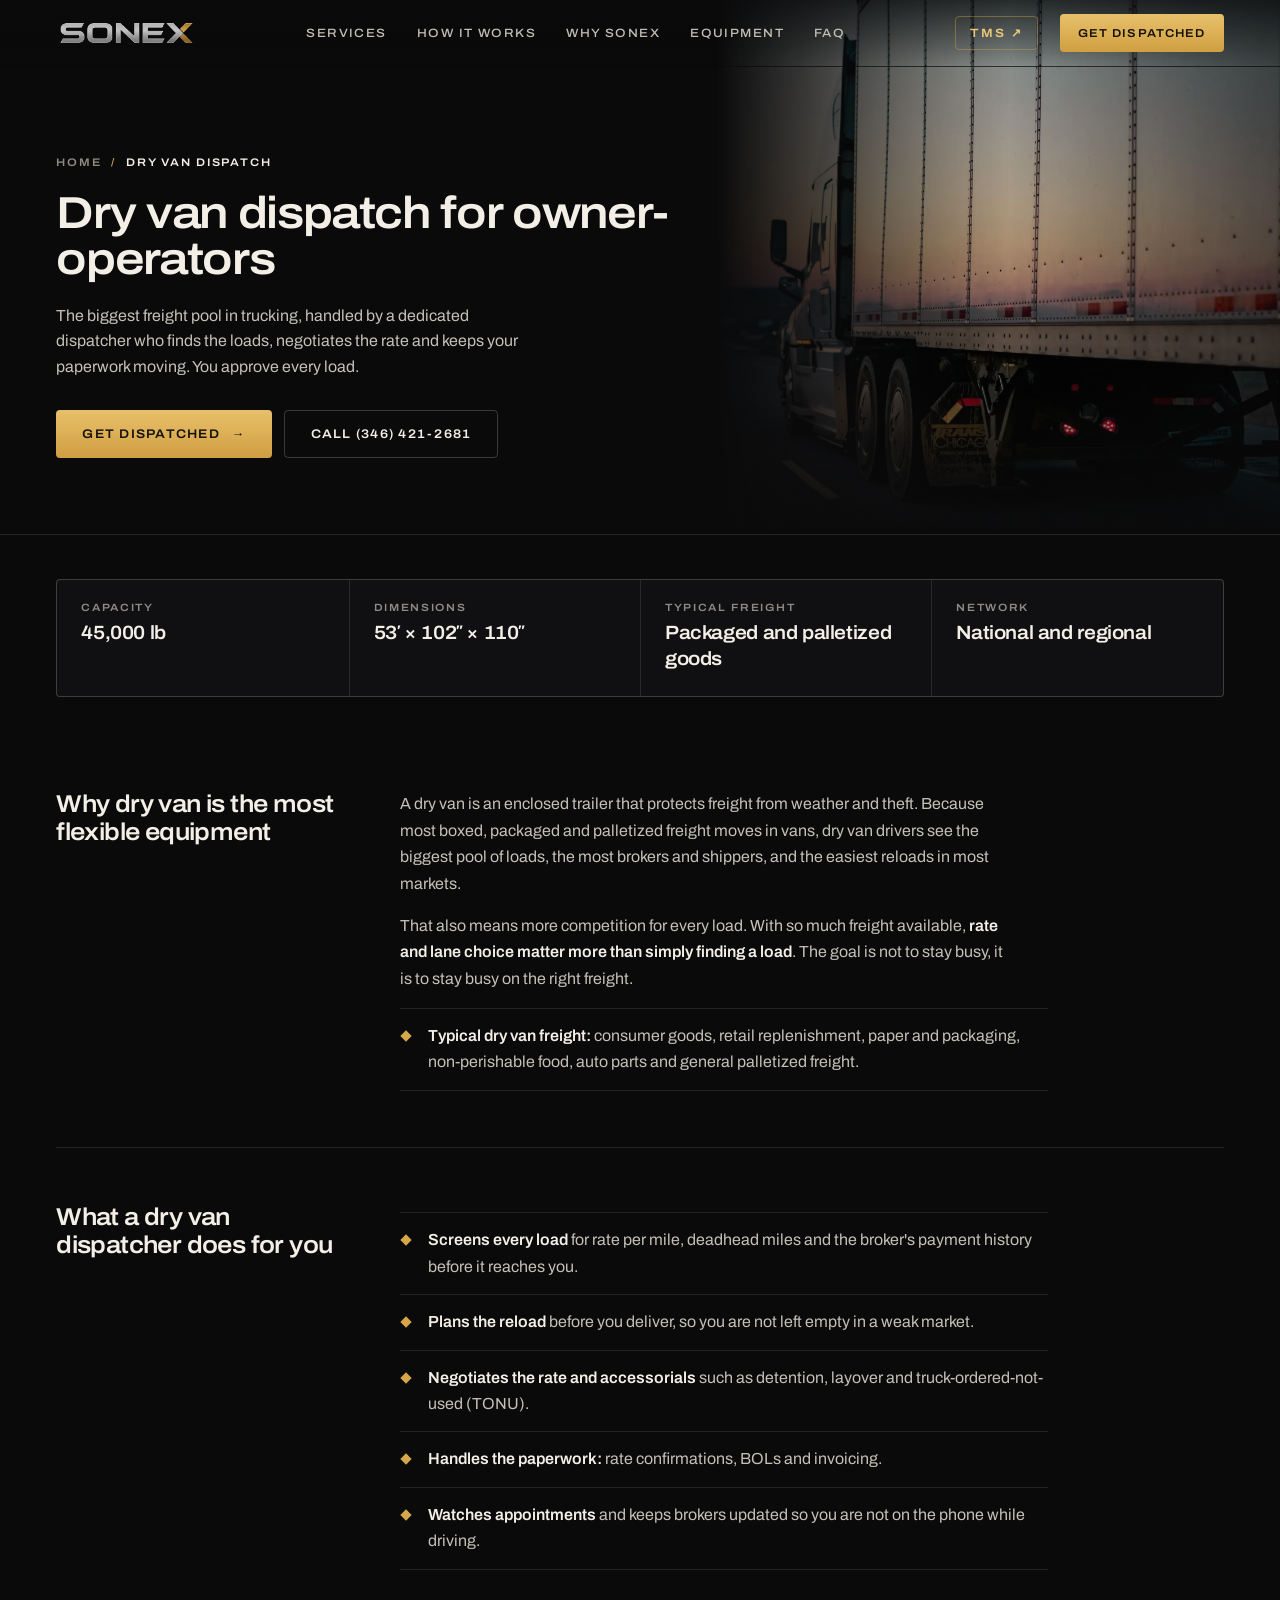
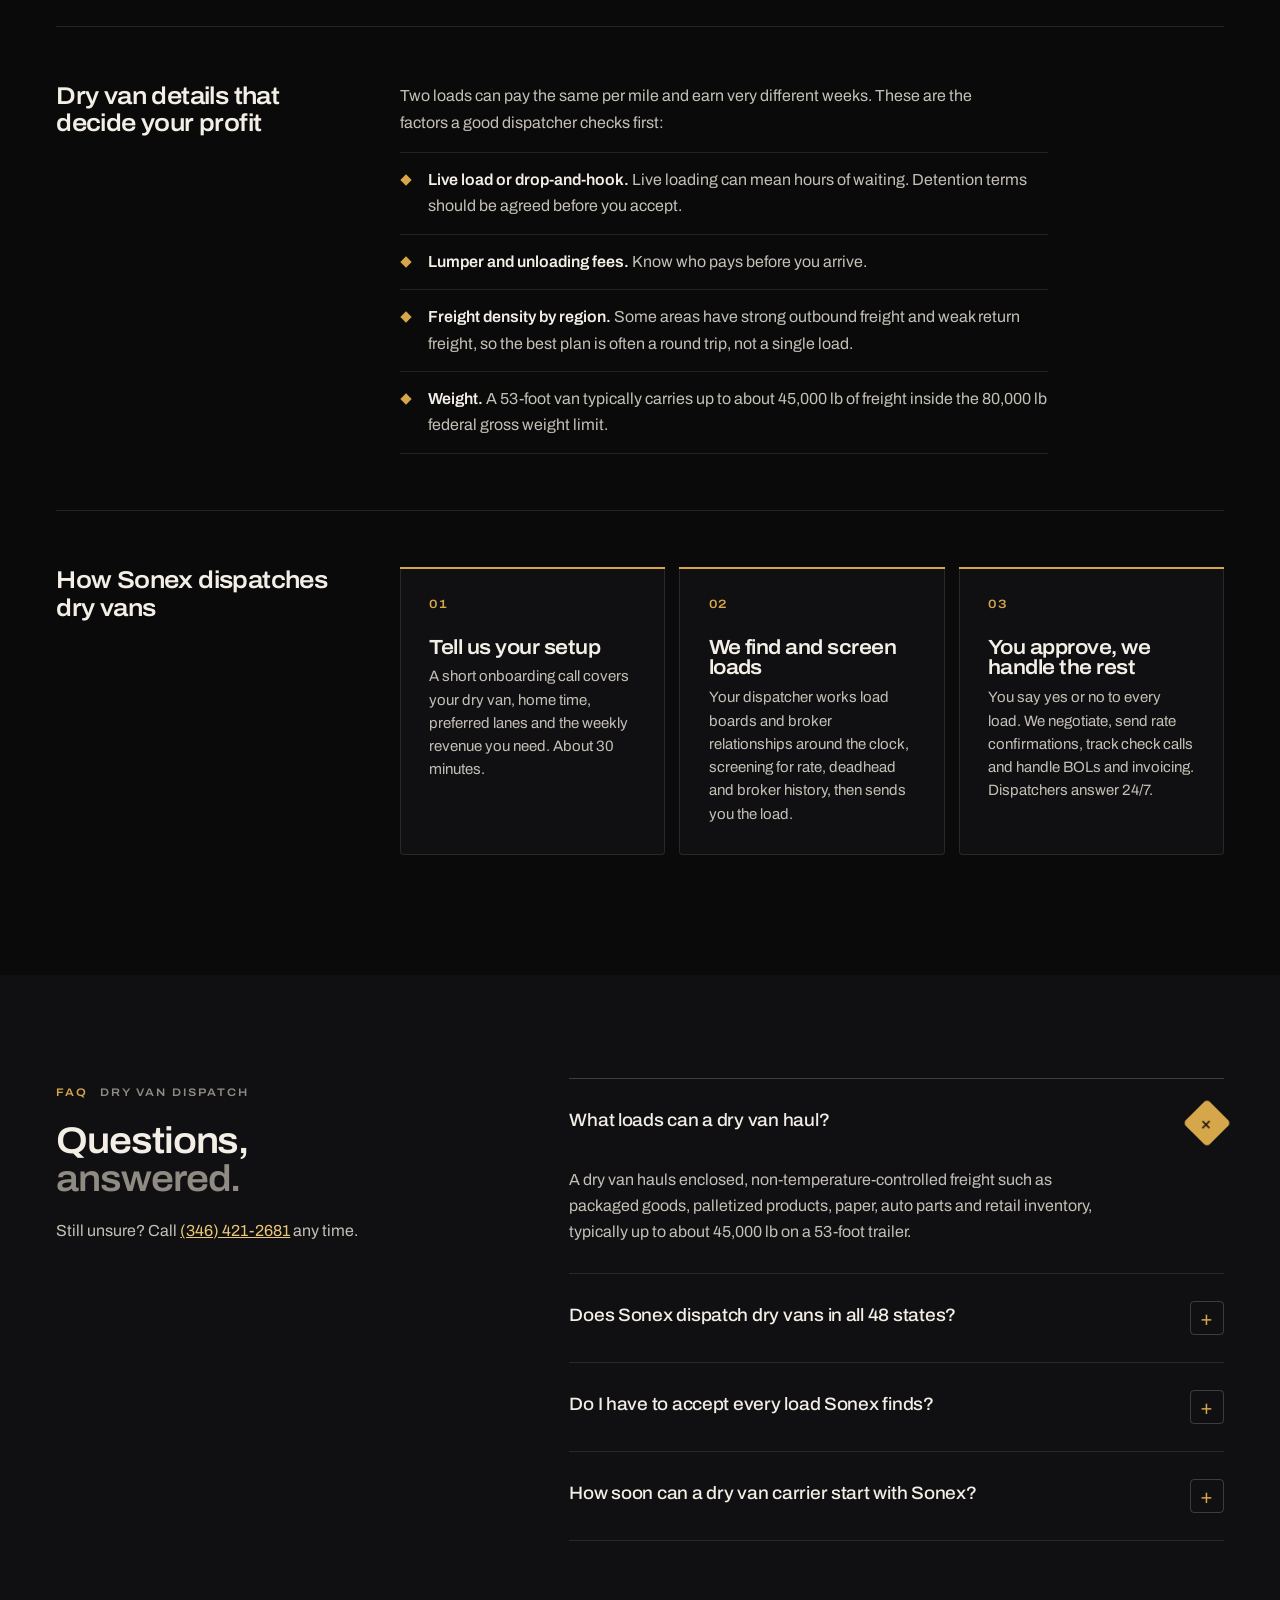
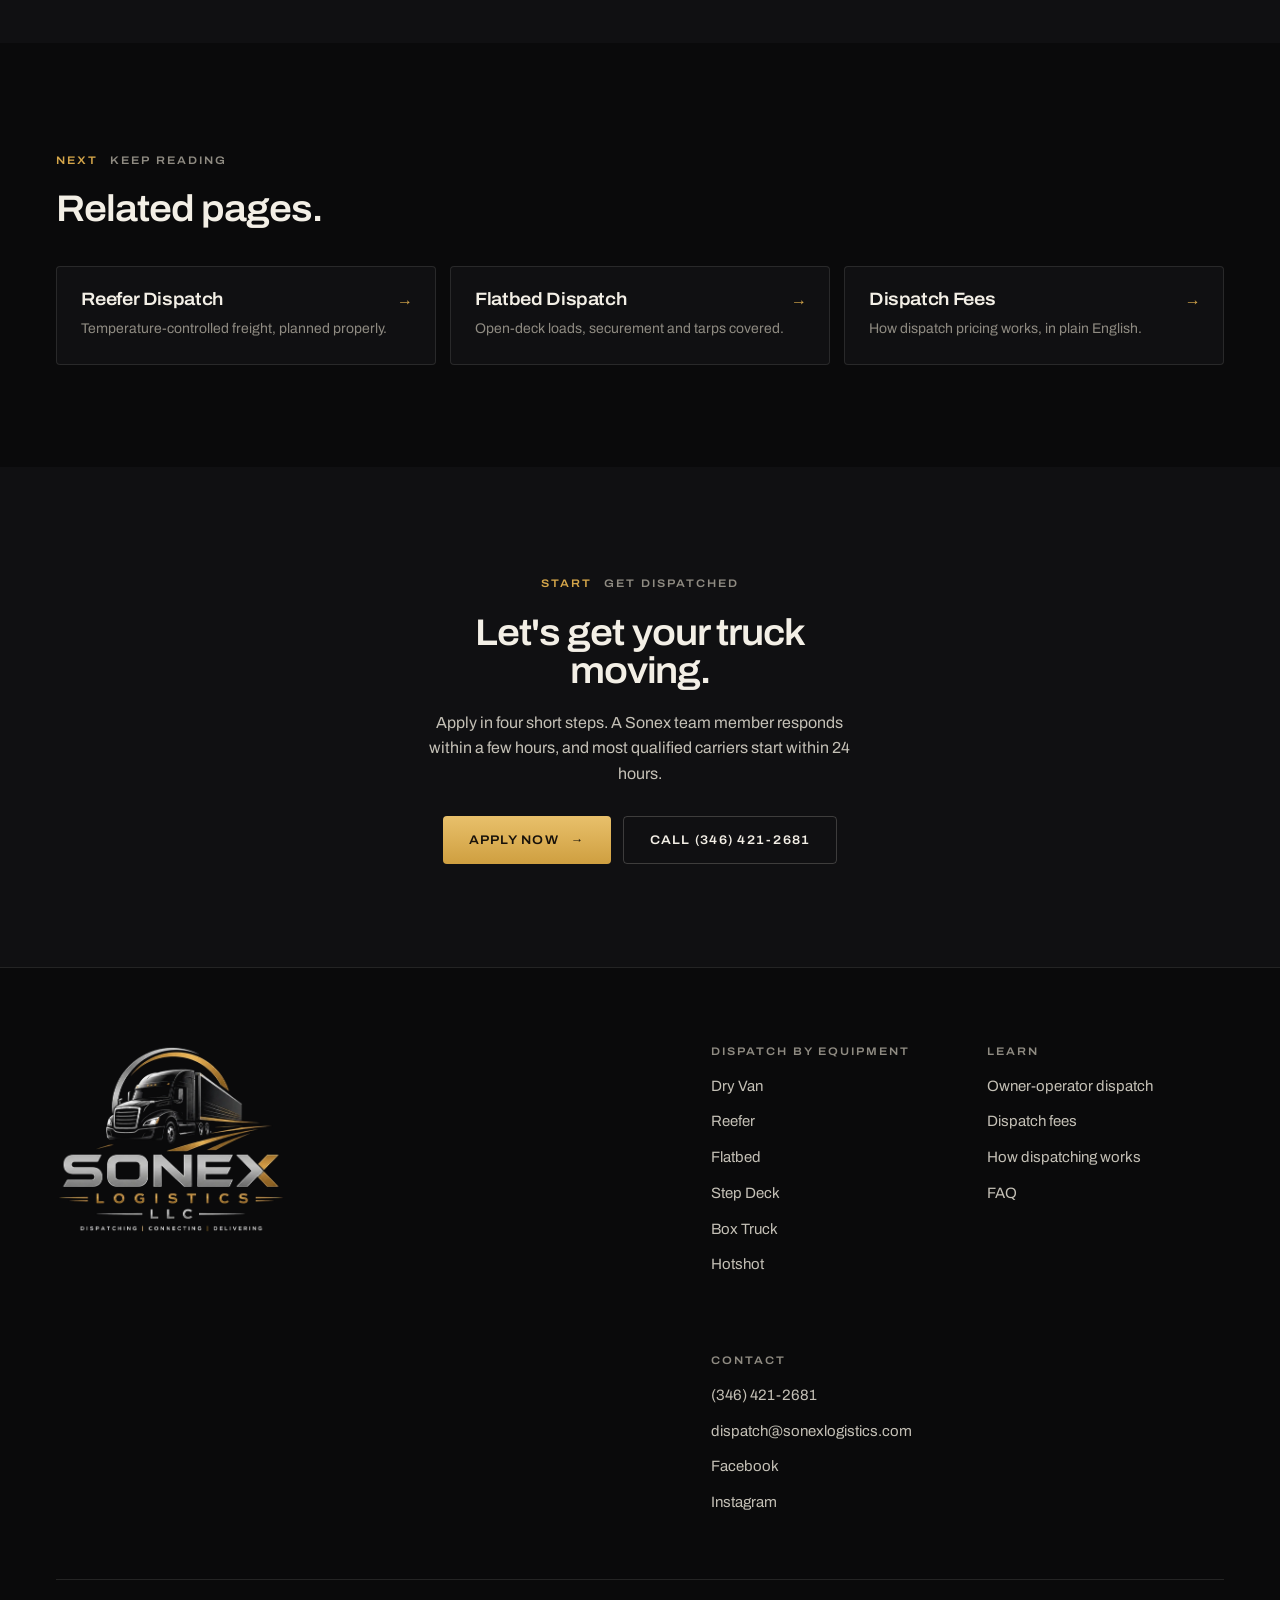
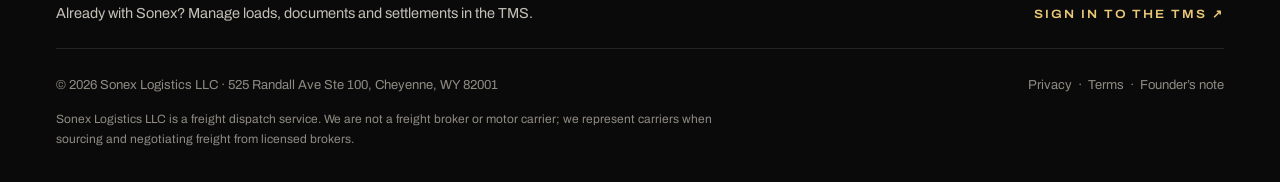
<file: dry-van-dispatch.html>
<!DOCTYPE html>
<html lang="en">
<head>
<meta charset="UTF-8" />
<meta name="viewport" content="width=device-width, initial-scale=1" />
<title>Dry Van Dispatch Service | Sonex Logistics</title>
<meta name="description" content="Dry van dispatch for owner-operators in all 48 states. Loads found, rates negotiated, paperwork handled. No forced dispatch. Call (346) 421-2681." />
<link rel="canonical" href="https://sonexlogistics.com/dry-van-dispatch" />
<meta name="robots" content="index,follow,max-image-preview:large,max-snippet:-1,max-video-preview:-1" />
<meta name="author" content="Sonex Logistics LLC" />
<link rel="icon" type="image/png" href="/img/favicon-64.png" />
<link rel="apple-touch-icon" href="/img/favicon.png" />
<meta property="og:site_name" content="Sonex Logistics" /><meta property="og:locale" content="en_US" /><meta property="og:type" content="website" />
<meta property="og:title" content="Dry Van Dispatch Service | Sonex Logistics" /><meta property="og:description" content="Dry van dispatch for owner-operators in all 48 states. Loads found, rates negotiated, paperwork handled. No forced dispatch. Call (346) 421-2681." /><meta property="og:url" content="https://sonexlogistics.com/dry-van-dispatch" />
<meta property="og:image" content="https://sonexlogistics.com/img/og-image.jpg" /><meta property="og:image:width" content="1200" /><meta property="og:image:height" content="630" />
<meta name="twitter:card" content="summary_large_image" /><meta name="twitter:title" content="Dry Van Dispatch Service | Sonex Logistics" /><meta name="twitter:description" content="Dry van dispatch for owner-operators in all 48 states. Loads found, rates negotiated, paperwork handled. No forced dispatch. Call (346) 421-2681." /><meta name="twitter:image" content="https://sonexlogistics.com/img/og-image.jpg" />
<meta name="theme-color" content="#0a0a0b" />
<link rel="preload" href="/fonts/archivo.woff2" as="font" type="font/woff2" crossorigin />
<link rel="stylesheet" href="/site.css" />
<script type="application/ld+json">{"@context":"https://schema.org","@graph":[{"@type":"WebPage","@id":"https://sonexlogistics.com/dry-van-dispatch#webpage","url":"https://sonexlogistics.com/dry-van-dispatch","name":"Dry Van Dispatch Service | Sonex Logistics","description":"Dry van dispatch for owner-operators in all 48 states. Loads found, rates negotiated, paperwork handled. No forced dispatch. Call (346) 421-2681.","inLanguage":"en-US","isPartOf":{"@id":"https://sonexlogistics.com/dispatch#website"},"about":{"@id":"https://sonexlogistics.com/dispatch#organization"},"breadcrumb":{"@id":"https://sonexlogistics.com/dry-van-dispatch#breadcrumb"},"speakable":{"@type":"SpeakableSpecification","cssSelector":["h1",".lead","#fqL .q:first-child .a p"]}},{"@type":"BreadcrumbList","@id":"https://sonexlogistics.com/dry-van-dispatch#breadcrumb","itemListElement":[{"@type":"ListItem","position":1,"name":"Home","item":"https://sonexlogistics.com/dispatch"},{"@type":"ListItem","position":2,"name":"Dry Van Dispatch","item":"https://sonexlogistics.com/dry-van-dispatch"}]},{"@type":"Service","@id":"https://sonexlogistics.com/dry-van-dispatch#service","name":"Dry van dispatch service","serviceType":"Dry van dispatch service","description":"Dry van dispatch for owner-operators in all 48 states. Loads found, rates negotiated, paperwork handled. No forced dispatch. Call (346) 421-2681.","url":"https://sonexlogistics.com/dry-van-dispatch","provider":{"@id":"https://sonexlogistics.com/dispatch#organization"},"areaServed":{"@type":"Country","name":"United States","description":"All 48 contiguous states"}},{"@type":"FAQPage","@id":"https://sonexlogistics.com/dry-van-dispatch#faq","mainEntity":[{"@type":"Question","name":"What loads can a dry van haul?","acceptedAnswer":{"@type":"Answer","text":"A dry van hauls enclosed, non-temperature-controlled freight such as packaged goods, palletized products, paper, auto parts and retail inventory, typically up to about 45,000 lb on a 53-foot trailer."}},{"@type":"Question","name":"Does Sonex dispatch dry vans in all 48 states?","acceptedAnswer":{"@type":"Answer","text":"Yes. Sonex dispatches dry van owner-operators and small carriers across all 48 contiguous states, from regional runs to coast-to-coast routes, matched to your lanes and home time."}},{"@type":"Question","name":"Do I have to accept every load Sonex finds?","acceptedAnswer":{"@type":"Answer","text":"No. Sonex never forces dispatch. Your dispatcher presents each load with the rate and details, and you keep final approval on every load."}},{"@type":"Question","name":"How soon can a dry van carrier start with Sonex?","acceptedAnswer":{"@type":"Answer","text":"Most qualified carriers can start within 24 hours. Onboarding means signing the dispatch agreement, submitting the required documents and a short call about your equipment, lanes and home time."}}]}]}</script>
</head>
<body>
<a class="skip" href="#main">Skip to content</a>
<header class="nav" id="nav"><div class="w">
  <a class="logo" href="/dispatch" aria-label="Sonex Logistics home"><img src="/img/logo-word.webp" alt="Sonex" width="485" height="76"></a>
  <nav class="lk" id="lk" aria-label="Primary"><a href="/dispatch#services">Services</a><a href="/how-dispatching-works">How it works</a><a href="/dispatch#why">Why Sonex</a><a href="/dispatch#equipment">Equipment</a><a href="/dispatch#faq">FAQ</a></nav>
  <div class="nr">
    <a class="ph" href="tel:+13464212681">(346) 421-2681</a>
    <a class="tms" href="https://dispatch.sonexlogistics.com/sonex/login" aria-label="Sonex TMS sign in">TMS ↗</a>
    <a class="btn gd" href="/dispatch#contact">Get dispatched</a>
    <a class="btn gd mc" href="tel:+13464212681">Call</a>
    <button class="bg" id="bg" aria-label="Menu" aria-expanded="false"><svg width="18" height="18" viewBox="0 0 24 24" fill="none" stroke="#f3efe6" stroke-width="1.8" stroke-linecap="round"><path d="M4 8h16M4 16h16"/></svg></button>
  </div>
</div></header>
<main id="main">
<section class="pgh"><div class="pic"><img src="/img/dusk.webp" alt="Semi-truck dry van trailer on the highway at dusk" style="--p:45% 50%" width="1600" height="1065" fetchpriority="high"></div>
  <div class="w"><div class="tx">
    <nav class="crumb" aria-label="Breadcrumb"><a href="/dispatch">Home</a><span>/</span><b style="color:var(--tx);font-weight:600">Dry Van Dispatch</b></nav>
    <h1>Dry van dispatch for owner-operators</h1>
    <p class="lead">The biggest freight pool in trucking, handled by a dedicated dispatcher who finds the loads, negotiates the rate and keeps your paperwork moving. You approve every load.</p>
    <div class="cta"><a class="btn gd" href="/dispatch#contact">Get dispatched <span class="ar">→</span></a><a class="btn ol" href="tel:+13464212681">Call (346) 421-2681</a></div>
  </div></div></section>
<section style="padding-block:clamp(28px,3.4vw,48px) 0"><div class="w"><div class="fx rv"><div><small>Capacity</small><b>45,000 lb</b></div><div><small>Dimensions</small><b>53′ × 102″ × 110″</b></div><div><small>Typical freight</small><b>Packaged and palletized goods</b></div><div><small>Network</small><b>National and regional</b></div></div></div></section>
<section style="padding-block:clamp(20px,3vw,40px) clamp(40px,5vw,72px)"><div class="w"><div class="sec rv"><h2>Why dry van is the most flexible equipment</h2><div class="b"><p>A dry van is an enclosed trailer that protects freight from weather and theft. Because most boxed, packaged and palletized freight moves in vans, dry van drivers see the biggest pool of loads, the most brokers and shippers, and the easiest reloads in most markets.</p><p>That also means more competition for every load. With so much freight available, <strong>rate and lane choice matter more than simply finding a load</strong>. The goal is not to stay busy, it is to stay busy on the right freight.</p><ul><li><b>Typical dry van freight:</b> consumer goods, retail replenishment, paper and packaging, non-perishable food, auto parts and general palletized freight.</li></ul></div></div><div class="sec rv"><h2>What a dry van dispatcher does for you</h2><div class="b"><ul><li><b>Screens every load</b> for rate per mile, deadhead miles and the broker's payment history before it reaches you.</li><li><b>Plans the reload</b> before you deliver, so you are not left empty in a weak market.</li><li><b>Negotiates the rate and accessorials</b> such as detention, layover and truck-ordered-not-used (TONU).</li><li><b>Handles the paperwork:</b> rate confirmations, BOLs and invoicing.</li><li><b>Watches appointments</b> and keeps brokers updated so you are not on the phone while driving.</li></ul></div></div><div class="sec rv"><h2>Dry van details that decide your profit</h2><div class="b"><p>Two loads can pay the same per mile and earn very different weeks. These are the factors a good dispatcher checks first:</p><ul><li><b>Live load or drop-and-hook.</b> Live loading can mean hours of waiting. Detention terms should be agreed before you accept.</li><li><b>Lumper and unloading fees.</b> Know who pays before you arrive.</li><li><b>Freight density by region.</b> Some areas have strong outbound freight and weak return freight, so the best plan is often a round trip, not a single load.</li><li><b>Weight.</b> A 53-foot van typically carries up to about 45,000 lb of freight inside the 80,000 lb federal gross weight limit.</li></ul></div></div><div class="sec rv"><h2>How Sonex dispatches dry vans</h2><div class="b"><div class="ds"><div><span class="n">01</span><h3>Tell us your setup</h3><p>A short onboarding call covers your dry van, home time, preferred lanes and the weekly revenue you need. About 30 minutes.</p></div><div><span class="n">02</span><h3>We find and screen loads</h3><p>Your dispatcher works load boards and broker relationships around the clock, screening for rate, deadhead and broker history, then sends you the load.</p></div><div><span class="n">03</span><h3>You approve, we handle the rest</h3><p>You say yes or no to every load. We negotiate, send rate confirmations, track check calls and handle BOLs and invoicing. Dispatchers answer 24/7.</p></div></div></div></div></div></section>
<section class="alt" id="faq"><div class="w fq">
  <div><span class="lab"><b>FAQ</b>Dry Van Dispatch</span><h2 class="h2">Questions,<br><em>answered.</em></h2><p class="lead">Still unsure? Call <a href="tel:+13464212681" style="color:var(--gold2);text-decoration:underline">(346) 421-2681</a> any time.</p></div>
  <div id="fqL">
<div class="q o"><h3><button type="button" aria-expanded="true" aria-controls="f0">What loads can a dry van haul?<i>+</i></button></h3><div class="a" id="f0"><p>A dry van hauls enclosed, non-temperature-controlled freight such as packaged goods, palletized products, paper, auto parts and retail inventory, typically up to about 45,000 lb on a 53-foot trailer.</p></div></div>
<div class="q"><h3><button type="button" aria-expanded="false" aria-controls="f1">Does Sonex dispatch dry vans in all 48 states?<i>+</i></button></h3><div class="a" id="f1"><p>Yes. Sonex dispatches dry van owner-operators and small carriers across all 48 contiguous states, from regional runs to coast-to-coast routes, matched to your lanes and home time.</p></div></div>
<div class="q"><h3><button type="button" aria-expanded="false" aria-controls="f2">Do I have to accept every load Sonex finds?<i>+</i></button></h3><div class="a" id="f2"><p>No. Sonex never forces dispatch. Your dispatcher presents each load with the rate and details, and you keep final approval on every load.</p></div></div>
<div class="q"><h3><button type="button" aria-expanded="false" aria-controls="f3">How soon can a dry van carrier start with Sonex?<i>+</i></button></h3><div class="a" id="f3"><p>Most qualified carriers can start within 24 hours. Onboarding means signing the dispatch agreement, submitting the required documents and a short call about your equipment, lanes and home time.</p></div></div>
</div>
</div></section>
<section><div class="w"><span class="lab"><b>Next</b>Keep reading</span><h2 class="h2">Related pages.</h2><div class="rel"><a href="/reefer-dispatch"><i>→</i><b>Reefer Dispatch</b><span>Temperature-controlled freight, planned properly.</span></a><a href="/flatbed-dispatch"><i>→</i><b>Flatbed Dispatch</b><span>Open-deck loads, securement and tarps covered.</span></a><a href="/dispatch-fees"><i>→</i><b>Dispatch Fees</b><span>How dispatch pricing works, in plain English.</span></a></div></div></section>
<section class="band2 alt"><div class="w"><span class="lab"><b>Start</b>Get dispatched</span><h2 class="h2">Let's get your truck moving.</h2><p class="lead" style="margin-inline:auto">Apply in four short steps. A Sonex team member responds within a few hours, and most qualified carriers start within 24 hours.</p><div class="cta"><a class="btn gd" href="/dispatch#contact">Apply now <span class="ar">→</span></a><a class="btn ol" href="tel:+13464212681">Call (346) 421-2681</a></div></div></section>
</main>
<footer><div class="w">
  <div class="fm"><div><a href="/dispatch"><img src="/img/logo-full.webp" alt="Sonex Logistics LLC. Dispatching, Connecting, Delivering." width="485" height="400" loading="lazy"></a></div>
    <div class="fc"><div><small>Dispatch by equipment</small><a href="/dry-van-dispatch">Dry Van</a><a href="/reefer-dispatch">Reefer</a><a href="/flatbed-dispatch">Flatbed</a><a href="/step-deck-dispatch">Step Deck</a><a href="/box-truck-dispatch">Box Truck</a><a href="/hotshot-dispatch">Hotshot</a></div><div><small>Learn</small><a href="/owner-operator-dispatch">Owner-operator dispatch</a><a href="/dispatch-fees">Dispatch fees</a><a href="/how-dispatching-works">How dispatching works</a><a href="/dispatch#faq">FAQ</a></div><div><small>Contact</small><a href="tel:+13464212681">(346) 421-2681</a><a href="mailto:dispatch@sonexlogistics.com">dispatch@sonexlogistics.com</a><a href="https://www.facebook.com/share/1G1TTiNGNM/" target="_blank" rel="noopener">Facebook</a><a href="https://www.instagram.com/sonexlogisticsllc/" target="_blank" rel="noopener">Instagram</a></div></div></div>
  <div class="fts"><span>Already with Sonex? Manage loads, documents and settlements in the TMS.</span><a href="https://dispatch.sonexlogistics.com/sonex/login">Sign in to the TMS ↗</a></div>
  <div class="fb2"><span>© <span id="yr">2026</span> Sonex Logistics LLC · 525 Randall Ave Ste 100, Cheyenne, WY 82001</span><span><a href="/dispatch#privacy">Privacy</a> &nbsp;·&nbsp; <a href="/dispatch#terms">Terms</a> &nbsp;·&nbsp; <a href="/dispatch#founder">Founder’s note</a></span></div>
  <p class="dc">Sonex Logistics LLC is a freight dispatch service. We are not a freight broker or motor carrier; we represent carriers when sourcing and negotiating freight from licensed brokers.</p>
</div></footer>
<a class="btn gd call" href="tel:+13464212681">Call dispatch</a>
<script>
const $=(s,c=document)=>c.querySelector(s),$$=(s,c=document)=>[...c.querySelectorAll(s)];
$('#bg').onclick=e=>{const o=$('#lk').classList.toggle('o');e.currentTarget.setAttribute('aria-expanded',o)};
const nav=$('#nav'),cb=$('.call');function fx(){const y=scrollY;nav.classList.toggle('s',y>24);cb.classList.toggle('v',y>innerHeight*.9)}
addEventListener('scroll',()=>requestAnimationFrame(fx),{passive:true});requestAnimationFrame(fx);
$('#fqL').addEventListener('click',e=>{const b=e.target.closest('button');if(!b)return;const q=b.closest('.q'),o=q.classList.contains('o');$$('.q').forEach(x=>{x.classList.remove('o');$('button',x).setAttribute('aria-expanded',false)});if(!o){q.classList.add('o');b.setAttribute('aria-expanded',true)}});
$('#yr').textContent=new Date().getFullYear();
const io=new IntersectionObserver(es=>es.forEach(x=>{if(x.isIntersecting){x.target.classList.add('in');io.unobserve(x.target)}}),{threshold:.1});$$('.rv').forEach(el=>io.observe(el));
</script>
</body>
</html>
</file>
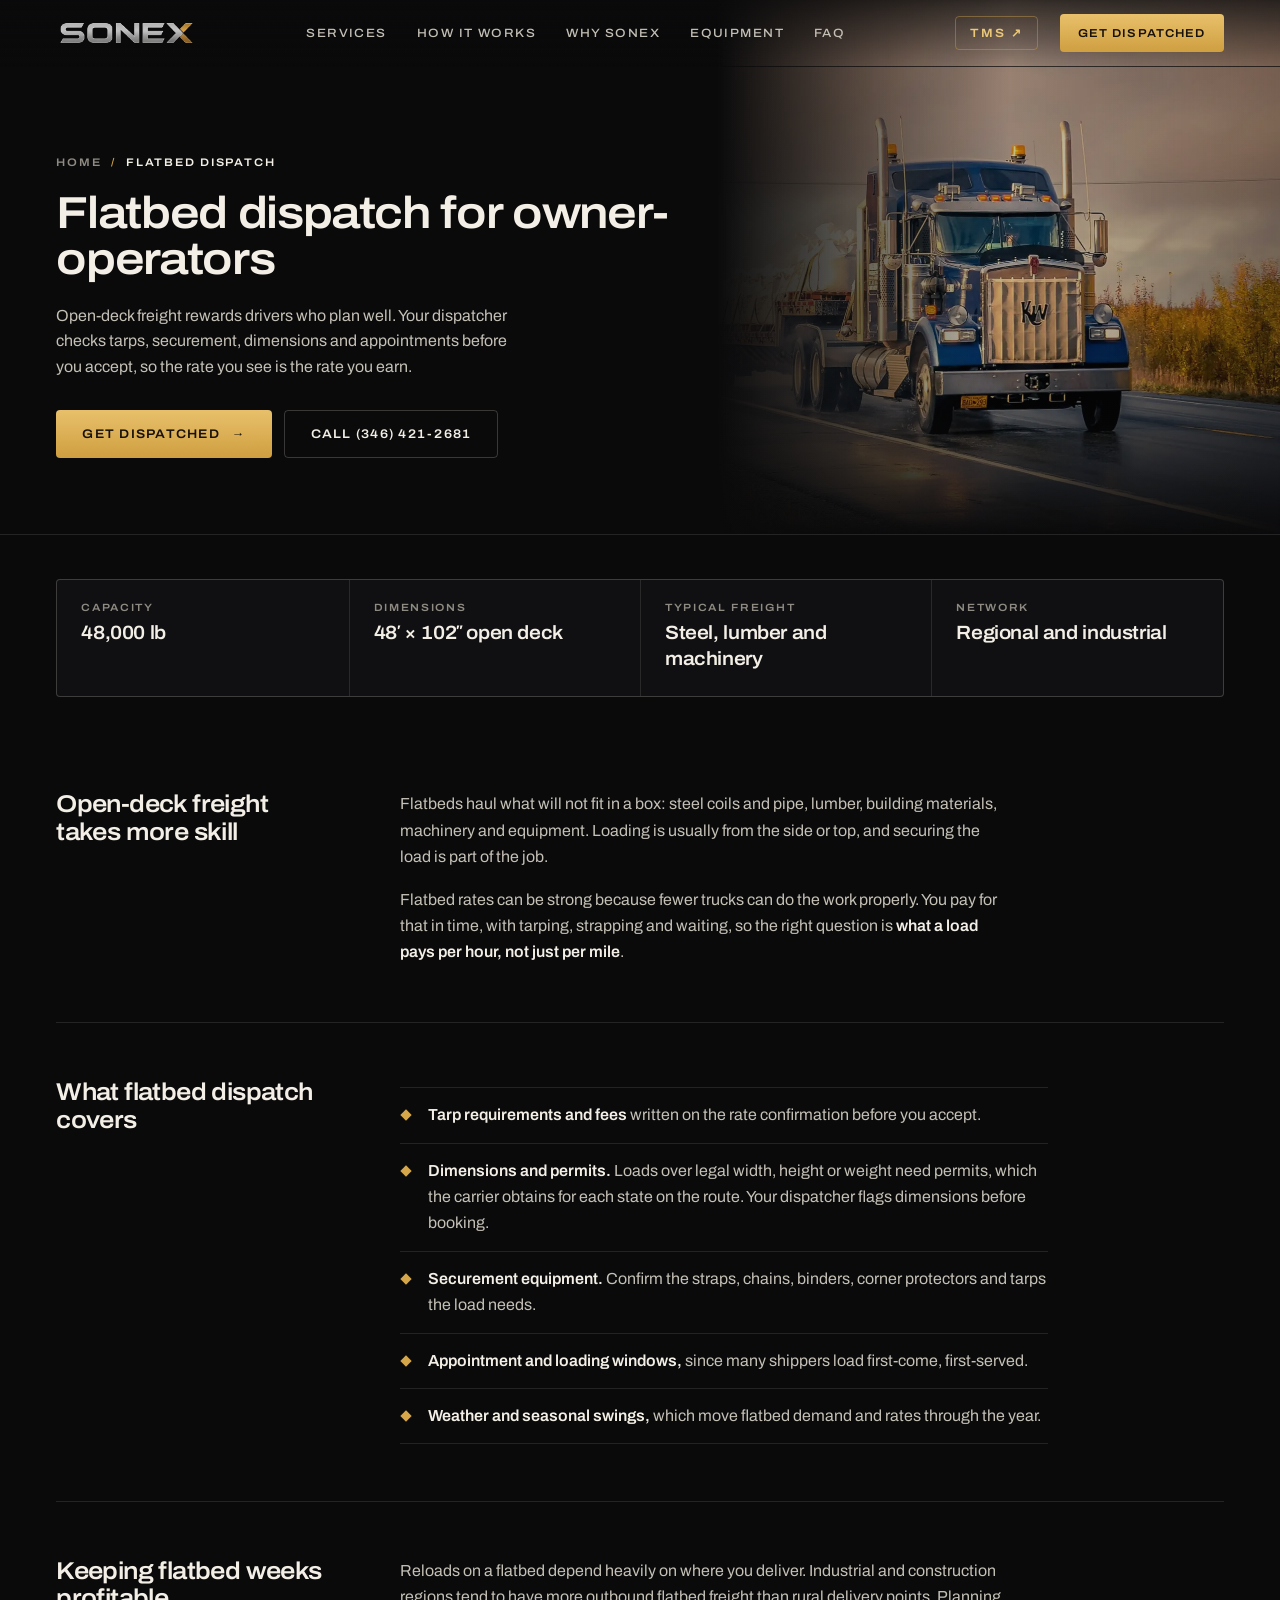
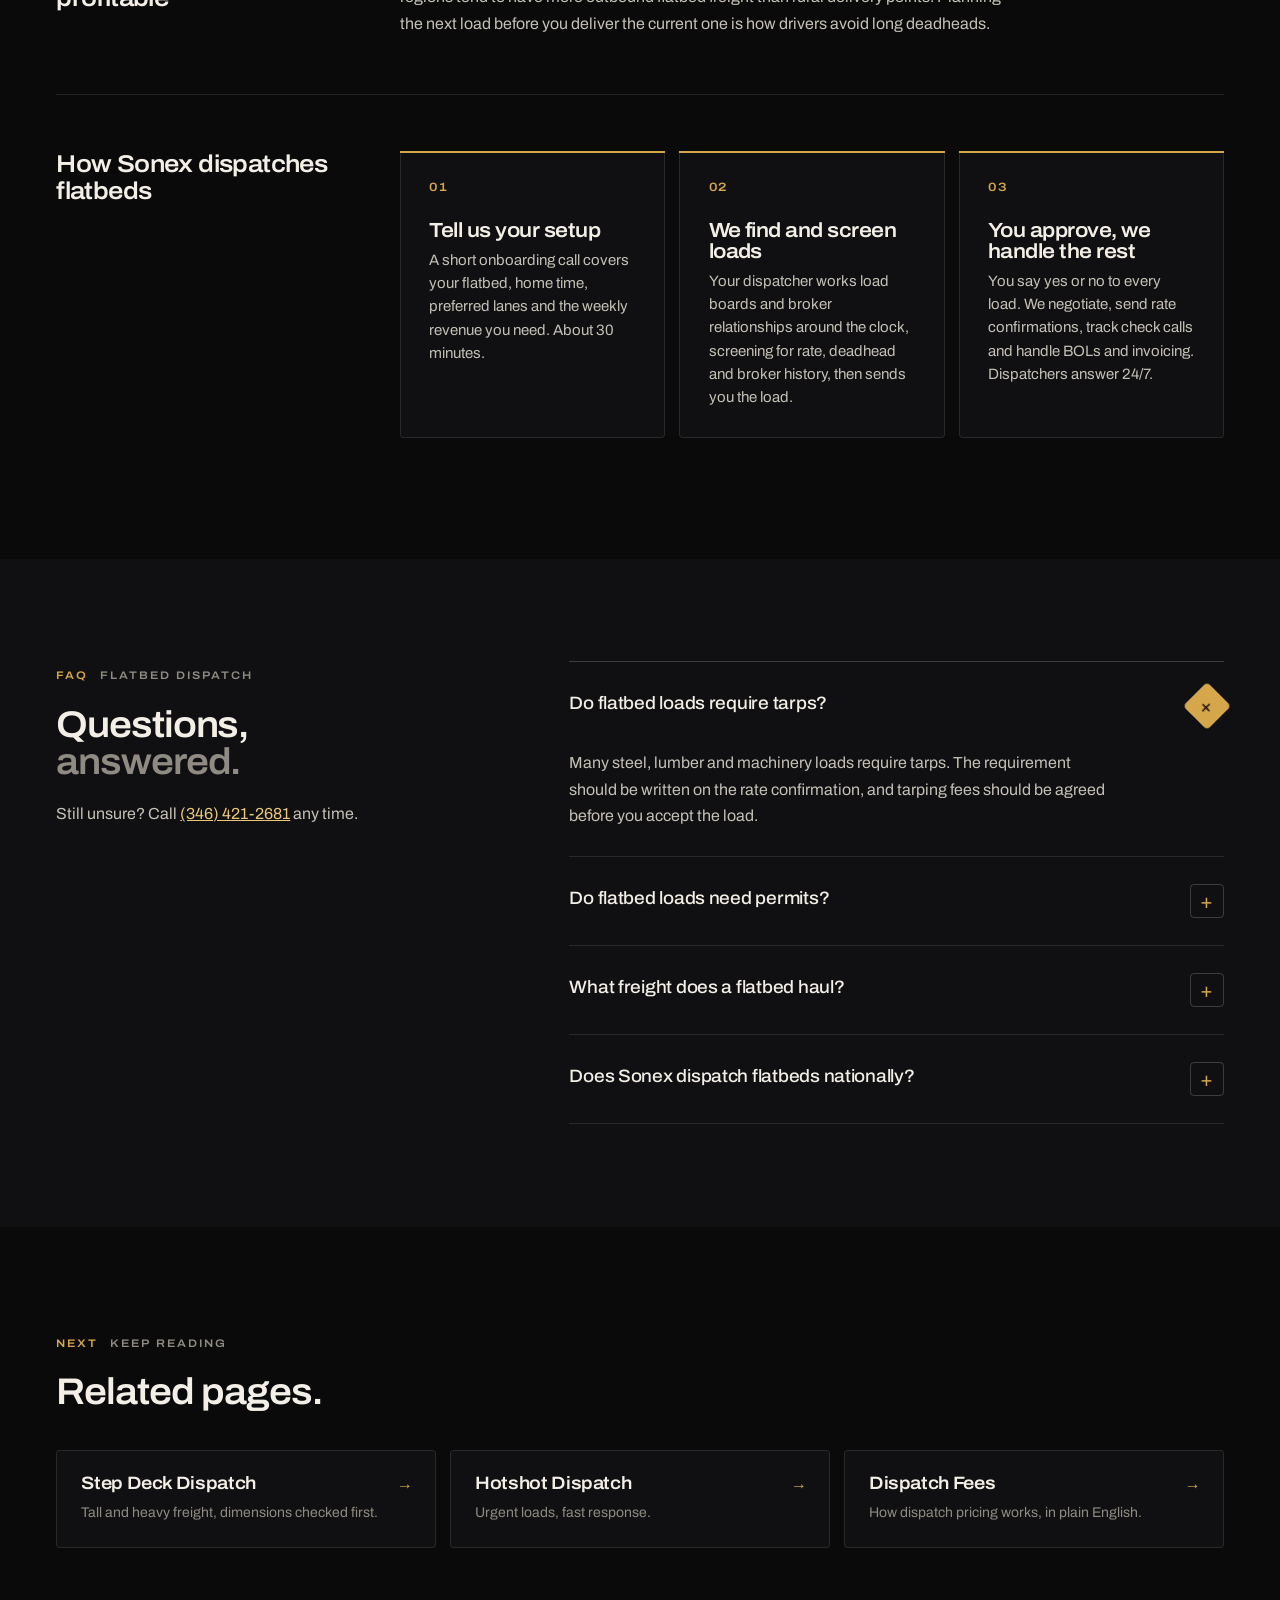
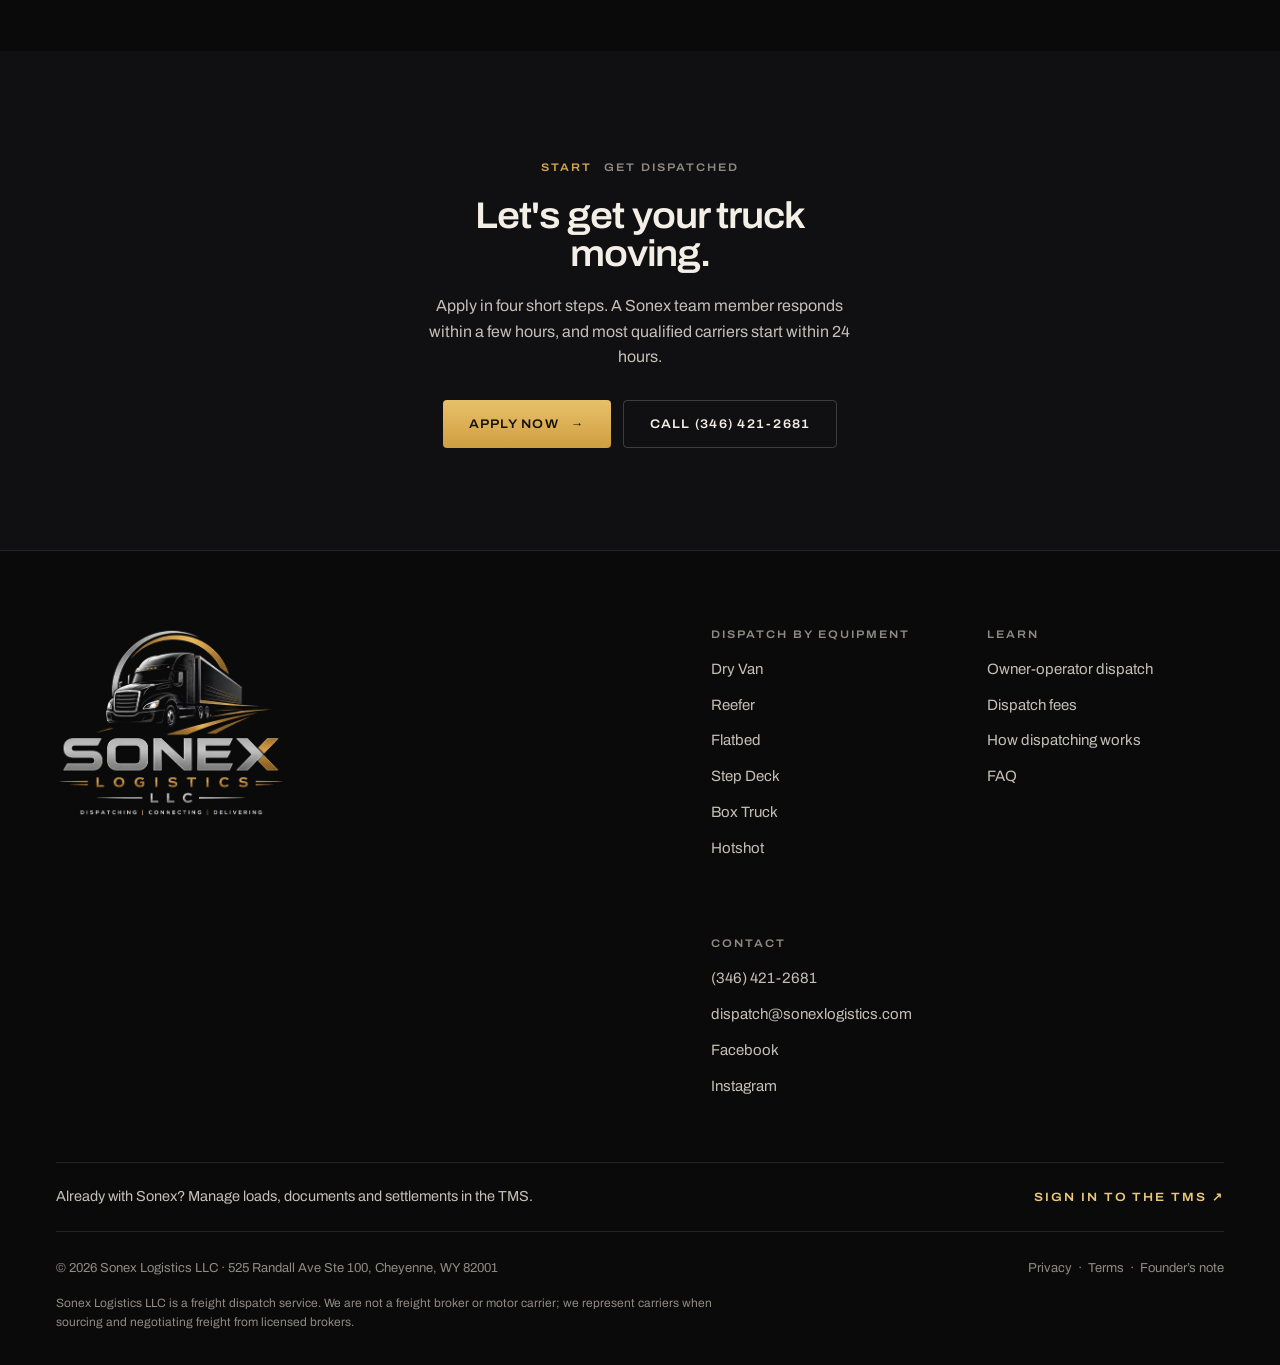
<file: flatbed-dispatch.html>
<!DOCTYPE html>
<html lang="en">
<head>
<meta charset="UTF-8" />
<meta name="viewport" content="width=device-width, initial-scale=1" />
<title>Flatbed Dispatch Service | Sonex Logistics</title>
<meta name="description" content="Flatbed dispatch for owner-operators in all 48 states. Steel, lumber and machinery loads found, rates negotiated, paperwork done. Call (346) 421-2681." />
<link rel="canonical" href="https://sonexlogistics.com/flatbed-dispatch" />
<meta name="robots" content="index,follow,max-image-preview:large,max-snippet:-1,max-video-preview:-1" />
<meta name="author" content="Sonex Logistics LLC" />
<link rel="icon" type="image/png" href="/img/favicon-64.png" />
<link rel="apple-touch-icon" href="/img/favicon.png" />
<meta property="og:site_name" content="Sonex Logistics" /><meta property="og:locale" content="en_US" /><meta property="og:type" content="website" />
<meta property="og:title" content="Flatbed Dispatch Service | Sonex Logistics" /><meta property="og:description" content="Flatbed dispatch for owner-operators in all 48 states. Steel, lumber and machinery loads found, rates negotiated, paperwork done. Call (346) 421-2681." /><meta property="og:url" content="https://sonexlogistics.com/flatbed-dispatch" />
<meta property="og:image" content="https://sonexlogistics.com/img/og-image.jpg" /><meta property="og:image:width" content="1200" /><meta property="og:image:height" content="630" />
<meta name="twitter:card" content="summary_large_image" /><meta name="twitter:title" content="Flatbed Dispatch Service | Sonex Logistics" /><meta name="twitter:description" content="Flatbed dispatch for owner-operators in all 48 states. Steel, lumber and machinery loads found, rates negotiated, paperwork done. Call (346) 421-2681." /><meta name="twitter:image" content="https://sonexlogistics.com/img/og-image.jpg" />
<meta name="theme-color" content="#0a0a0b" />
<link rel="preload" href="/fonts/archivo.woff2" as="font" type="font/woff2" crossorigin />
<link rel="stylesheet" href="/site.css" />
<script type="application/ld+json">{"@context":"https://schema.org","@graph":[{"@type":"WebPage","@id":"https://sonexlogistics.com/flatbed-dispatch#webpage","url":"https://sonexlogistics.com/flatbed-dispatch","name":"Flatbed Dispatch Service | Sonex Logistics","description":"Flatbed dispatch for owner-operators in all 48 states. Steel, lumber and machinery loads found, rates negotiated, paperwork done. Call (346) 421-2681.","inLanguage":"en-US","isPartOf":{"@id":"https://sonexlogistics.com/dispatch#website"},"about":{"@id":"https://sonexlogistics.com/dispatch#organization"},"breadcrumb":{"@id":"https://sonexlogistics.com/flatbed-dispatch#breadcrumb"},"speakable":{"@type":"SpeakableSpecification","cssSelector":["h1",".lead","#fqL .q:first-child .a p"]}},{"@type":"BreadcrumbList","@id":"https://sonexlogistics.com/flatbed-dispatch#breadcrumb","itemListElement":[{"@type":"ListItem","position":1,"name":"Home","item":"https://sonexlogistics.com/dispatch"},{"@type":"ListItem","position":2,"name":"Flatbed Dispatch","item":"https://sonexlogistics.com/flatbed-dispatch"}]},{"@type":"Service","@id":"https://sonexlogistics.com/flatbed-dispatch#service","name":"Flatbed dispatch service","serviceType":"Flatbed dispatch service","description":"Flatbed dispatch for owner-operators in all 48 states. Steel, lumber and machinery loads found, rates negotiated, paperwork done. Call (346) 421-2681.","url":"https://sonexlogistics.com/flatbed-dispatch","provider":{"@id":"https://sonexlogistics.com/dispatch#organization"},"areaServed":{"@type":"Country","name":"United States","description":"All 48 contiguous states"}},{"@type":"FAQPage","@id":"https://sonexlogistics.com/flatbed-dispatch#faq","mainEntity":[{"@type":"Question","name":"Do flatbed loads require tarps?","acceptedAnswer":{"@type":"Answer","text":"Many steel, lumber and machinery loads require tarps. The requirement should be written on the rate confirmation, and tarping fees should be agreed before you accept the load."}},{"@type":"Question","name":"Do flatbed loads need permits?","acceptedAnswer":{"@type":"Answer","text":"Loads over legal width, height or weight need oversize or overweight permits, which the carrier obtains for the states on the route. Your dispatcher should flag the dimensions before booking."}},{"@type":"Question","name":"What freight does a flatbed haul?","acceptedAnswer":{"@type":"Answer","text":"A flatbed hauls open-deck freight such as steel, lumber, building materials, machinery and equipment, typically up to about 48,000 lb on a 48-foot deck."}},{"@type":"Question","name":"Does Sonex dispatch flatbeds nationally?","acceptedAnswer":{"@type":"Answer","text":"Yes. Sonex dispatches flatbed owner-operators and small carriers across all 48 contiguous states, and you approve every load before it is booked."}}]}]}</script>
</head>
<body>
<a class="skip" href="#main">Skip to content</a>
<header class="nav" id="nav"><div class="w">
  <a class="logo" href="/dispatch" aria-label="Sonex Logistics home"><img src="/img/logo-word.webp" alt="Sonex" width="485" height="76"></a>
  <nav class="lk" id="lk" aria-label="Primary"><a href="/dispatch#services">Services</a><a href="/how-dispatching-works">How it works</a><a href="/dispatch#why">Why Sonex</a><a href="/dispatch#equipment">Equipment</a><a href="/dispatch#faq">FAQ</a></nav>
  <div class="nr">
    <a class="ph" href="tel:+13464212681">(346) 421-2681</a>
    <a class="tms" href="https://dispatch.sonexlogistics.com/sonex/login" aria-label="Sonex TMS sign in">TMS ↗</a>
    <a class="btn gd" href="/dispatch#contact">Get dispatched</a>
    <a class="btn gd mc" href="tel:+13464212681">Call</a>
    <button class="bg" id="bg" aria-label="Menu" aria-expanded="false"><svg width="18" height="18" viewBox="0 0 24 24" fill="none" stroke="#f3efe6" stroke-width="1.8" stroke-linecap="round"><path d="M4 8h16M4 16h16"/></svg></button>
  </div>
</div></header>
<main id="main">
<section class="pgh"><div class="pic"><img src="/img/hero.webp" alt="Kenworth semi-truck hauling a flatbed load" style="--p:30% 55%" width="1600" height="1065" fetchpriority="high"></div>
  <div class="w"><div class="tx">
    <nav class="crumb" aria-label="Breadcrumb"><a href="/dispatch">Home</a><span>/</span><b style="color:var(--tx);font-weight:600">Flatbed Dispatch</b></nav>
    <h1>Flatbed dispatch for owner-operators</h1>
    <p class="lead">Open-deck freight rewards drivers who plan well. Your dispatcher checks tarps, securement, dimensions and appointments before you accept, so the rate you see is the rate you earn.</p>
    <div class="cta"><a class="btn gd" href="/dispatch#contact">Get dispatched <span class="ar">→</span></a><a class="btn ol" href="tel:+13464212681">Call (346) 421-2681</a></div>
  </div></div></section>
<section style="padding-block:clamp(28px,3.4vw,48px) 0"><div class="w"><div class="fx rv"><div><small>Capacity</small><b>48,000 lb</b></div><div><small>Dimensions</small><b>48′ × 102″ open deck</b></div><div><small>Typical freight</small><b>Steel, lumber and machinery</b></div><div><small>Network</small><b>Regional and industrial</b></div></div></div></section>
<section style="padding-block:clamp(20px,3vw,40px) clamp(40px,5vw,72px)"><div class="w"><div class="sec rv"><h2>Open-deck freight takes more skill</h2><div class="b"><p>Flatbeds haul what will not fit in a box: steel coils and pipe, lumber, building materials, machinery and equipment. Loading is usually from the side or top, and securing the load is part of the job.</p><p>Flatbed rates can be strong because fewer trucks can do the work properly. You pay for that in time, with tarping, strapping and waiting, so the right question is <strong>what a load pays per hour, not just per mile</strong>.</p></div></div><div class="sec rv"><h2>What flatbed dispatch covers</h2><div class="b"><ul><li><b>Tarp requirements and fees</b> written on the rate confirmation before you accept.</li><li><b>Dimensions and permits.</b> Loads over legal width, height or weight need permits, which the carrier obtains for each state on the route. Your dispatcher flags dimensions before booking.</li><li><b>Securement equipment.</b> Confirm the straps, chains, binders, corner protectors and tarps the load needs.</li><li><b>Appointment and loading windows,</b> since many shippers load first-come, first-served.</li><li><b>Weather and seasonal swings,</b> which move flatbed demand and rates through the year.</li></ul></div></div><div class="sec rv"><h2>Keeping flatbed weeks profitable</h2><div class="b"><p>Reloads on a flatbed depend heavily on where you deliver. Industrial and construction regions tend to have more outbound flatbed freight than rural delivery points. Planning the next load before you deliver the current one is how drivers avoid long deadheads.</p></div></div><div class="sec rv"><h2>How Sonex dispatches flatbeds</h2><div class="b"><div class="ds"><div><span class="n">01</span><h3>Tell us your setup</h3><p>A short onboarding call covers your flatbed, home time, preferred lanes and the weekly revenue you need. About 30 minutes.</p></div><div><span class="n">02</span><h3>We find and screen loads</h3><p>Your dispatcher works load boards and broker relationships around the clock, screening for rate, deadhead and broker history, then sends you the load.</p></div><div><span class="n">03</span><h3>You approve, we handle the rest</h3><p>You say yes or no to every load. We negotiate, send rate confirmations, track check calls and handle BOLs and invoicing. Dispatchers answer 24/7.</p></div></div></div></div></div></section>
<section class="alt" id="faq"><div class="w fq">
  <div><span class="lab"><b>FAQ</b>Flatbed Dispatch</span><h2 class="h2">Questions,<br><em>answered.</em></h2><p class="lead">Still unsure? Call <a href="tel:+13464212681" style="color:var(--gold2);text-decoration:underline">(346) 421-2681</a> any time.</p></div>
  <div id="fqL">
<div class="q o"><h3><button type="button" aria-expanded="true" aria-controls="f0">Do flatbed loads require tarps?<i>+</i></button></h3><div class="a" id="f0"><p>Many steel, lumber and machinery loads require tarps. The requirement should be written on the rate confirmation, and tarping fees should be agreed before you accept the load.</p></div></div>
<div class="q"><h3><button type="button" aria-expanded="false" aria-controls="f1">Do flatbed loads need permits?<i>+</i></button></h3><div class="a" id="f1"><p>Loads over legal width, height or weight need oversize or overweight permits, which the carrier obtains for the states on the route. Your dispatcher should flag the dimensions before booking.</p></div></div>
<div class="q"><h3><button type="button" aria-expanded="false" aria-controls="f2">What freight does a flatbed haul?<i>+</i></button></h3><div class="a" id="f2"><p>A flatbed hauls open-deck freight such as steel, lumber, building materials, machinery and equipment, typically up to about 48,000 lb on a 48-foot deck.</p></div></div>
<div class="q"><h3><button type="button" aria-expanded="false" aria-controls="f3">Does Sonex dispatch flatbeds nationally?<i>+</i></button></h3><div class="a" id="f3"><p>Yes. Sonex dispatches flatbed owner-operators and small carriers across all 48 contiguous states, and you approve every load before it is booked.</p></div></div>
</div>
</div></section>
<section><div class="w"><span class="lab"><b>Next</b>Keep reading</span><h2 class="h2">Related pages.</h2><div class="rel"><a href="/step-deck-dispatch"><i>→</i><b>Step Deck Dispatch</b><span>Tall and heavy freight, dimensions checked first.</span></a><a href="/hotshot-dispatch"><i>→</i><b>Hotshot Dispatch</b><span>Urgent loads, fast response.</span></a><a href="/dispatch-fees"><i>→</i><b>Dispatch Fees</b><span>How dispatch pricing works, in plain English.</span></a></div></div></section>
<section class="band2 alt"><div class="w"><span class="lab"><b>Start</b>Get dispatched</span><h2 class="h2">Let's get your truck moving.</h2><p class="lead" style="margin-inline:auto">Apply in four short steps. A Sonex team member responds within a few hours, and most qualified carriers start within 24 hours.</p><div class="cta"><a class="btn gd" href="/dispatch#contact">Apply now <span class="ar">→</span></a><a class="btn ol" href="tel:+13464212681">Call (346) 421-2681</a></div></div></section>
</main>
<footer><div class="w">
  <div class="fm"><div><a href="/dispatch"><img src="/img/logo-full.webp" alt="Sonex Logistics LLC. Dispatching, Connecting, Delivering." width="485" height="400" loading="lazy"></a></div>
    <div class="fc"><div><small>Dispatch by equipment</small><a href="/dry-van-dispatch">Dry Van</a><a href="/reefer-dispatch">Reefer</a><a href="/flatbed-dispatch">Flatbed</a><a href="/step-deck-dispatch">Step Deck</a><a href="/box-truck-dispatch">Box Truck</a><a href="/hotshot-dispatch">Hotshot</a></div><div><small>Learn</small><a href="/owner-operator-dispatch">Owner-operator dispatch</a><a href="/dispatch-fees">Dispatch fees</a><a href="/how-dispatching-works">How dispatching works</a><a href="/dispatch#faq">FAQ</a></div><div><small>Contact</small><a href="tel:+13464212681">(346) 421-2681</a><a href="mailto:dispatch@sonexlogistics.com">dispatch@sonexlogistics.com</a><a href="https://www.facebook.com/share/1G1TTiNGNM/" target="_blank" rel="noopener">Facebook</a><a href="https://www.instagram.com/sonexlogisticsllc/" target="_blank" rel="noopener">Instagram</a></div></div></div>
  <div class="fts"><span>Already with Sonex? Manage loads, documents and settlements in the TMS.</span><a href="https://dispatch.sonexlogistics.com/sonex/login">Sign in to the TMS ↗</a></div>
  <div class="fb2"><span>© <span id="yr">2026</span> Sonex Logistics LLC · 525 Randall Ave Ste 100, Cheyenne, WY 82001</span><span><a href="/dispatch#privacy">Privacy</a> &nbsp;·&nbsp; <a href="/dispatch#terms">Terms</a> &nbsp;·&nbsp; <a href="/dispatch#founder">Founder’s note</a></span></div>
  <p class="dc">Sonex Logistics LLC is a freight dispatch service. We are not a freight broker or motor carrier; we represent carriers when sourcing and negotiating freight from licensed brokers.</p>
</div></footer>
<a class="btn gd call" href="tel:+13464212681">Call dispatch</a>
<script>
const $=(s,c=document)=>c.querySelector(s),$$=(s,c=document)=>[...c.querySelectorAll(s)];
$('#bg').onclick=e=>{const o=$('#lk').classList.toggle('o');e.currentTarget.setAttribute('aria-expanded',o)};
const nav=$('#nav'),cb=$('.call');function fx(){const y=scrollY;nav.classList.toggle('s',y>24);cb.classList.toggle('v',y>innerHeight*.9)}
addEventListener('scroll',()=>requestAnimationFrame(fx),{passive:true});requestAnimationFrame(fx);
$('#fqL').addEventListener('click',e=>{const b=e.target.closest('button');if(!b)return;const q=b.closest('.q'),o=q.classList.contains('o');$$('.q').forEach(x=>{x.classList.remove('o');$('button',x).setAttribute('aria-expanded',false)});if(!o){q.classList.add('o');b.setAttribute('aria-expanded',true)}});
$('#yr').textContent=new Date().getFullYear();
const io=new IntersectionObserver(es=>es.forEach(x=>{if(x.isIntersecting){x.target.classList.add('in');io.unobserve(x.target)}}),{threshold:.1});$$('.rv').forEach(el=>io.observe(el));
</script>
</body>
</html>
</file>
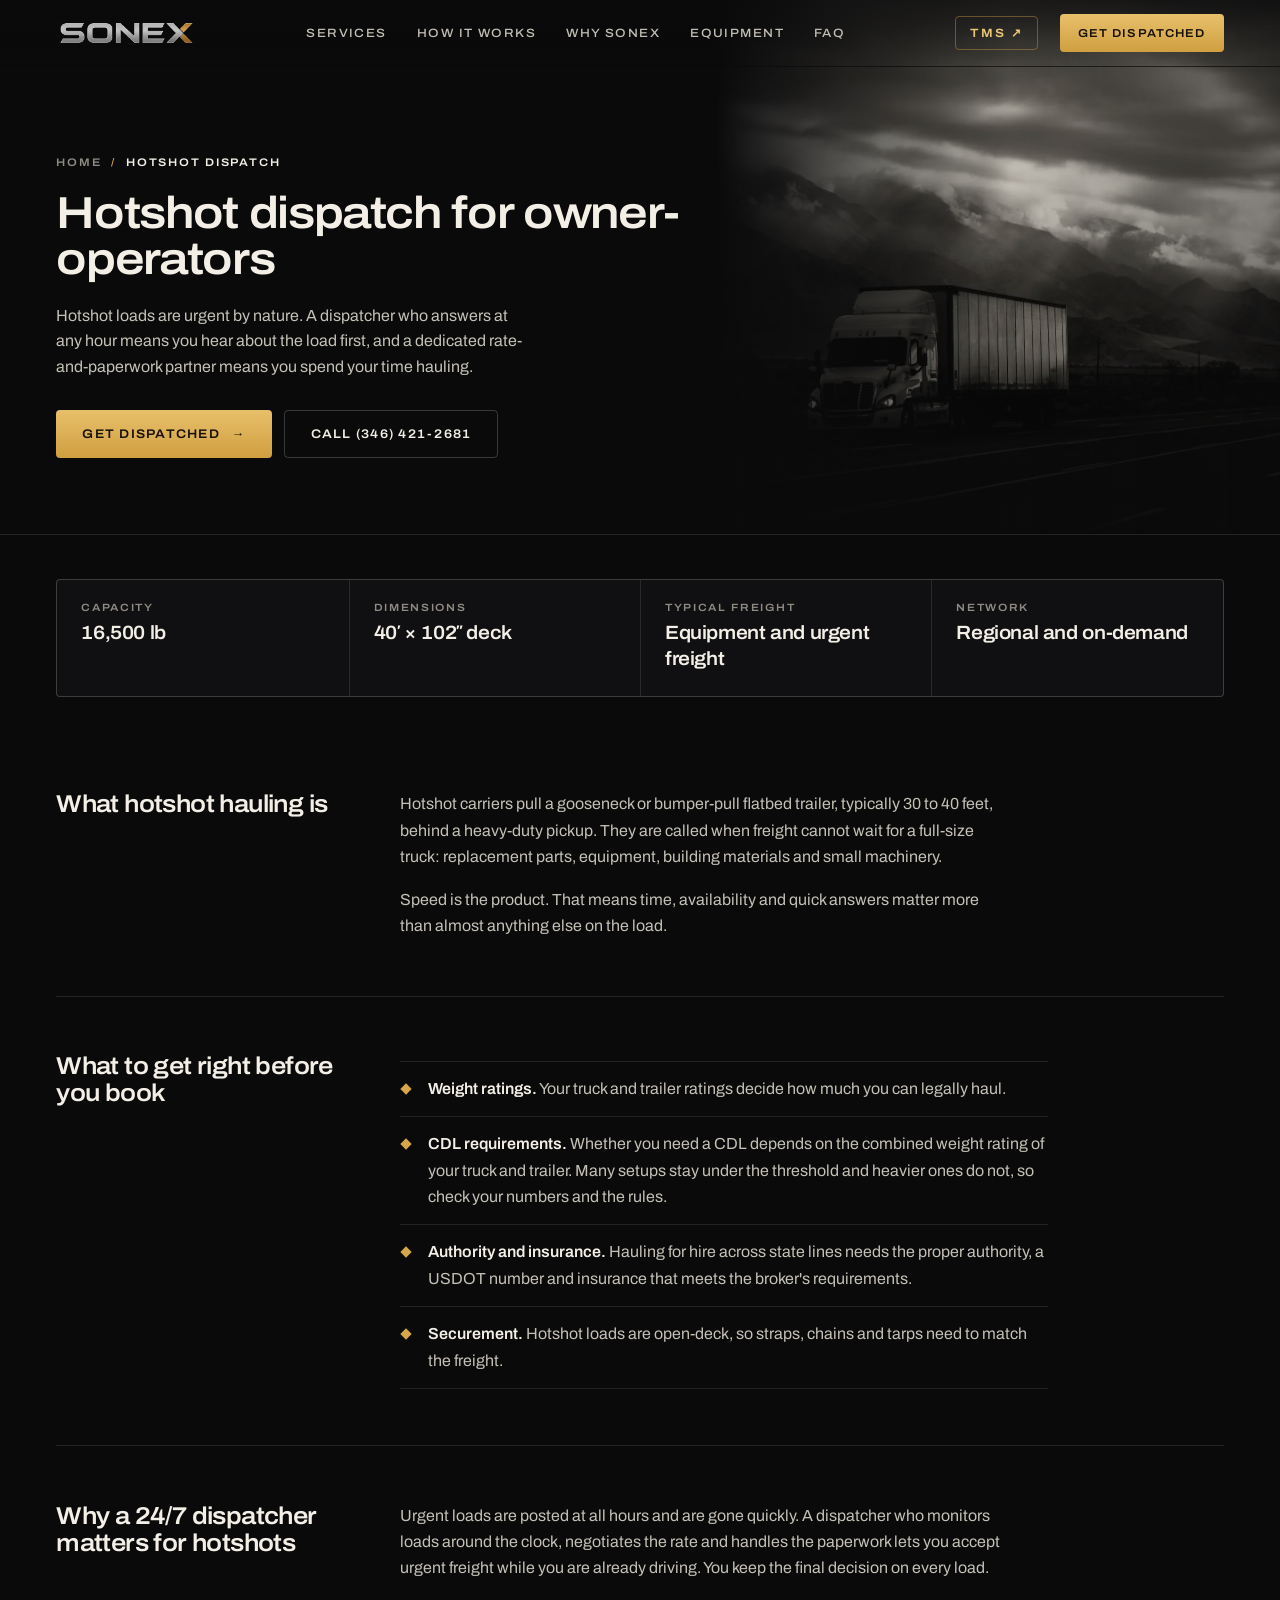
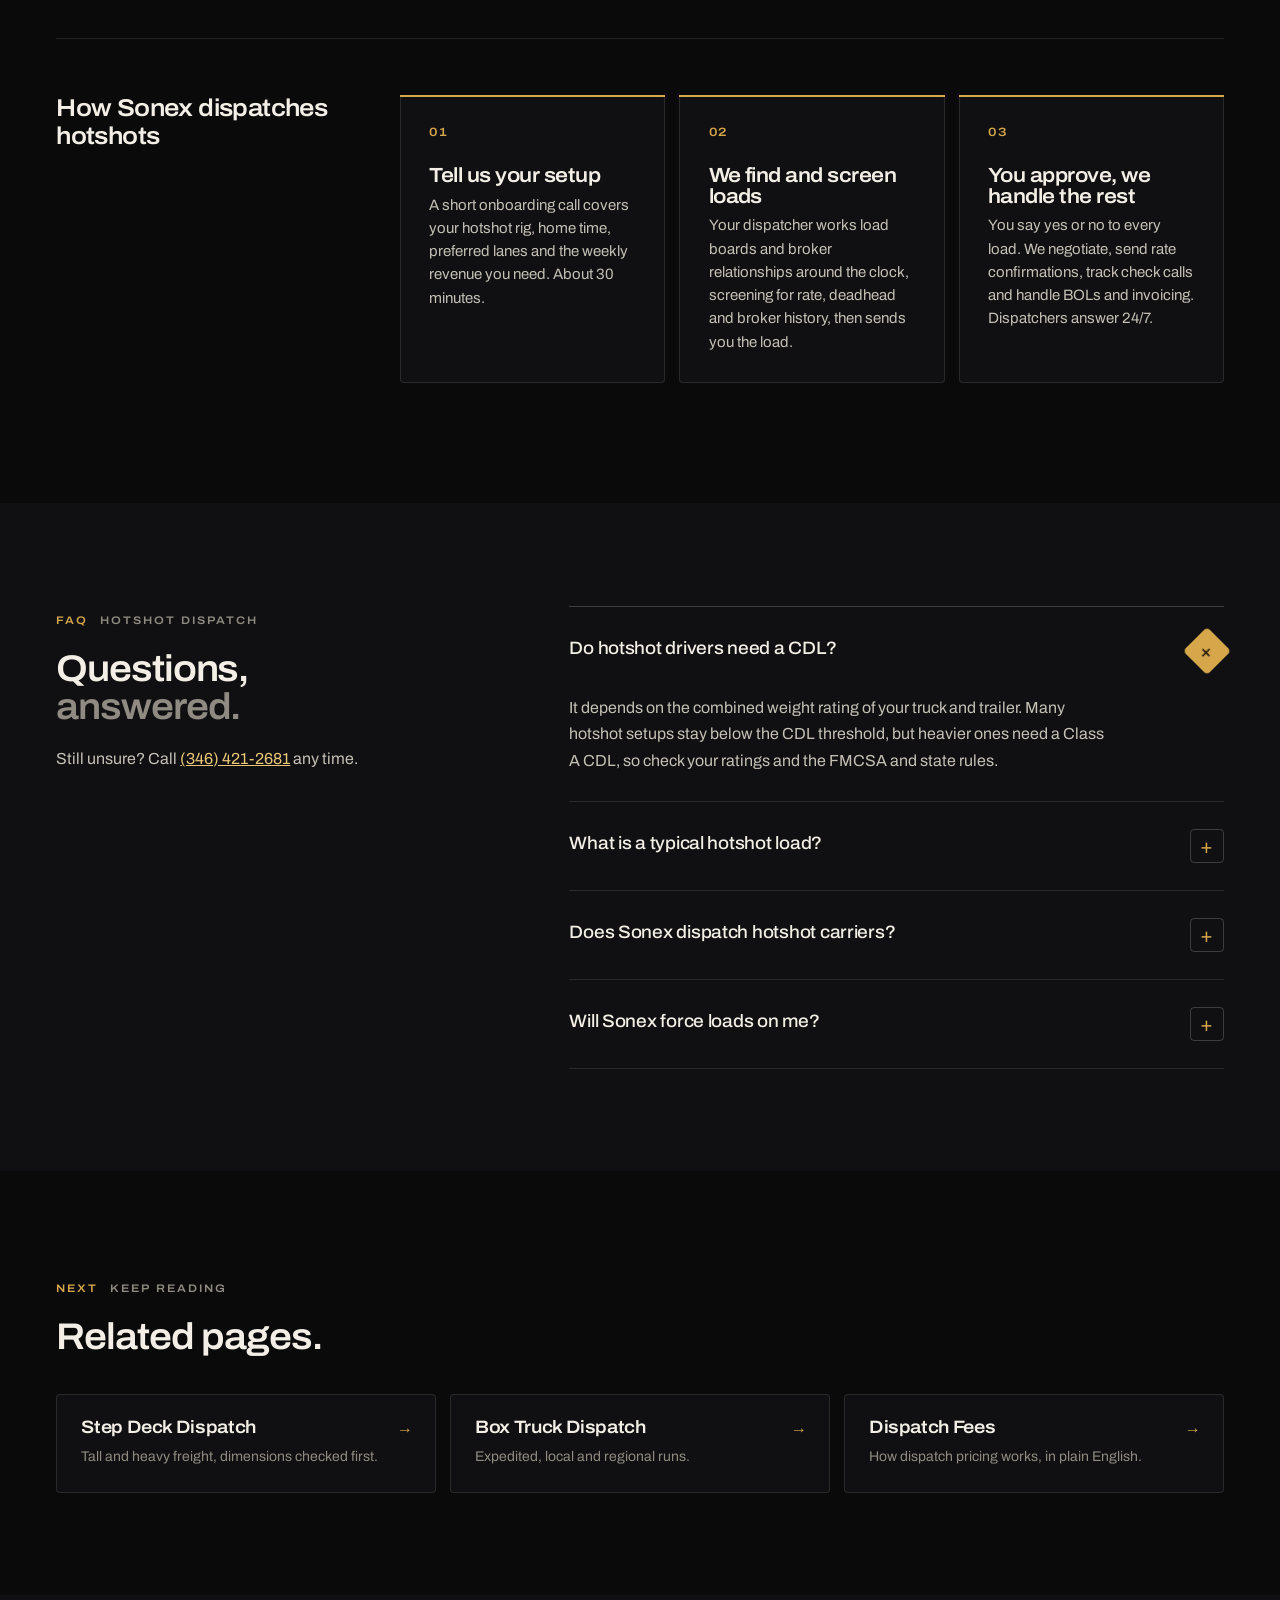
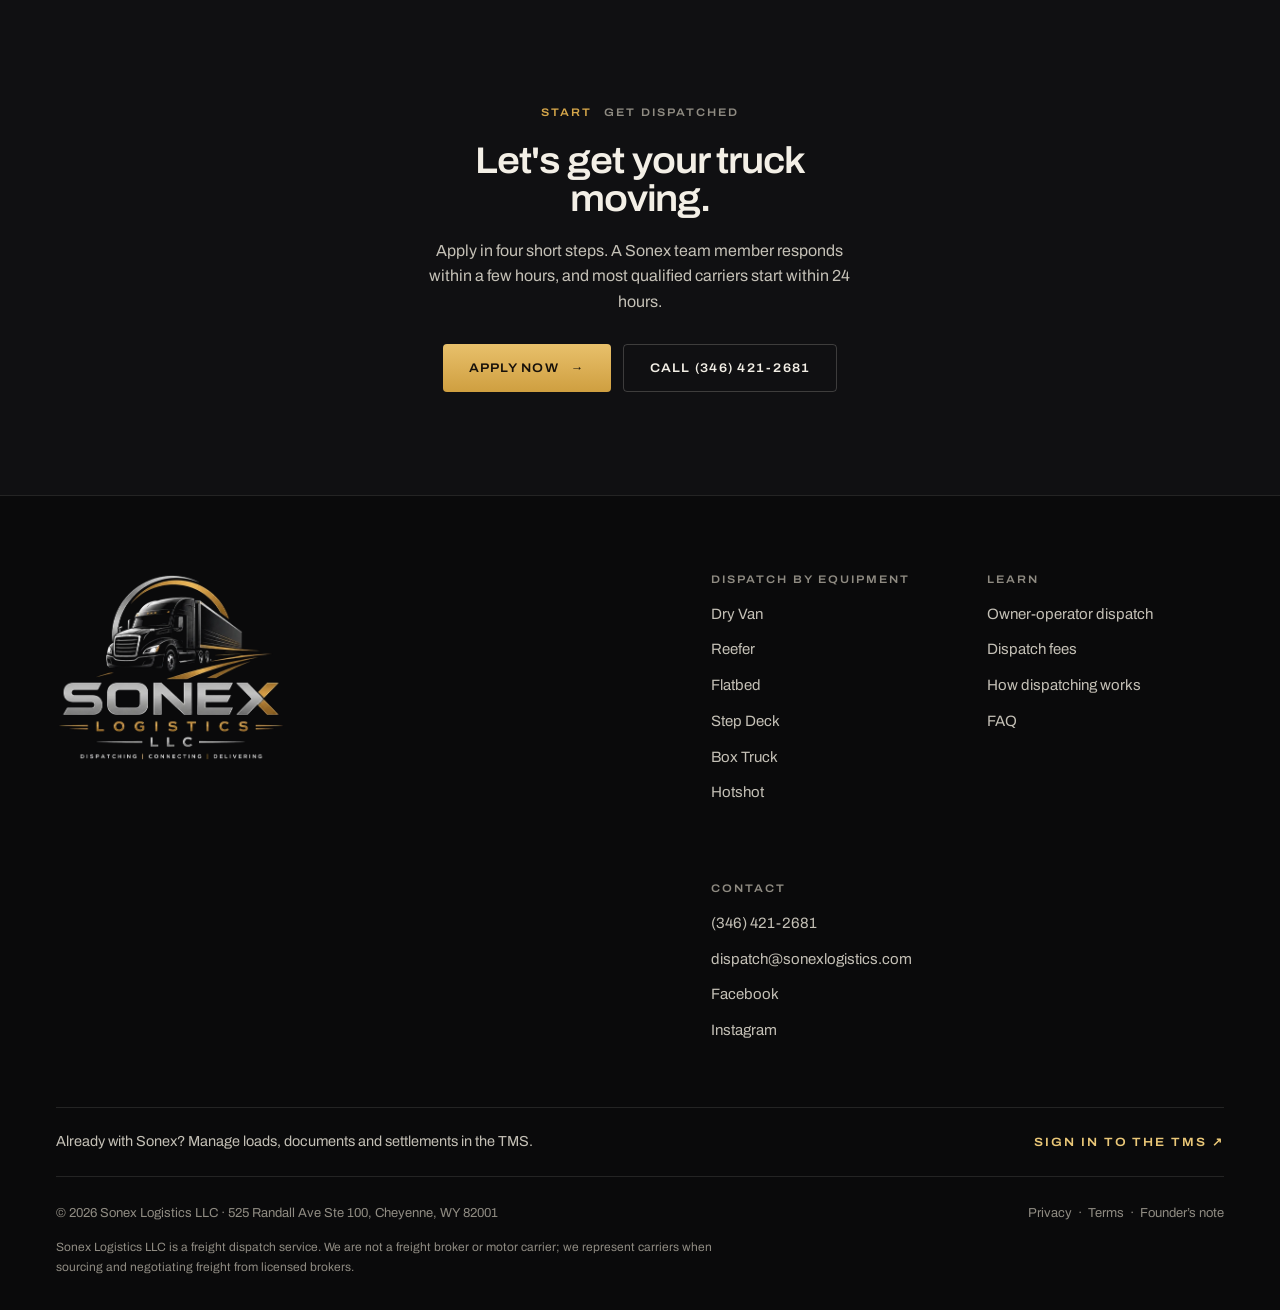
<file: hotshot-dispatch.html>
<!DOCTYPE html>
<html lang="en">
<head>
<meta charset="UTF-8" />
<meta name="viewport" content="width=device-width, initial-scale=1" />
<title>Hotshot Dispatch Service | Sonex Logistics</title>
<meta name="description" content="Hotshot dispatch for owner-operators in all 48 states. Urgent loads found fast, rates negotiated, paperwork handled. Call (346) 421-2681." />
<link rel="canonical" href="https://sonexlogistics.com/hotshot-dispatch" />
<meta name="robots" content="index,follow,max-image-preview:large,max-snippet:-1,max-video-preview:-1" />
<meta name="author" content="Sonex Logistics LLC" />
<link rel="icon" type="image/png" href="/img/favicon-64.png" />
<link rel="apple-touch-icon" href="/img/favicon.png" />
<meta property="og:site_name" content="Sonex Logistics" /><meta property="og:locale" content="en_US" /><meta property="og:type" content="website" />
<meta property="og:title" content="Hotshot Dispatch Service | Sonex Logistics" /><meta property="og:description" content="Hotshot dispatch for owner-operators in all 48 states. Urgent loads found fast, rates negotiated, paperwork handled. Call (346) 421-2681." /><meta property="og:url" content="https://sonexlogistics.com/hotshot-dispatch" />
<meta property="og:image" content="https://sonexlogistics.com/img/og-image.jpg" /><meta property="og:image:width" content="1200" /><meta property="og:image:height" content="630" />
<meta name="twitter:card" content="summary_large_image" /><meta name="twitter:title" content="Hotshot Dispatch Service | Sonex Logistics" /><meta name="twitter:description" content="Hotshot dispatch for owner-operators in all 48 states. Urgent loads found fast, rates negotiated, paperwork handled. Call (346) 421-2681." /><meta name="twitter:image" content="https://sonexlogistics.com/img/og-image.jpg" />
<meta name="theme-color" content="#0a0a0b" />
<link rel="preload" href="/fonts/archivo.woff2" as="font" type="font/woff2" crossorigin />
<link rel="stylesheet" href="/site.css" />
<script type="application/ld+json">{"@context":"https://schema.org","@graph":[{"@type":"WebPage","@id":"https://sonexlogistics.com/hotshot-dispatch#webpage","url":"https://sonexlogistics.com/hotshot-dispatch","name":"Hotshot Dispatch Service | Sonex Logistics","description":"Hotshot dispatch for owner-operators in all 48 states. Urgent loads found fast, rates negotiated, paperwork handled. Call (346) 421-2681.","inLanguage":"en-US","isPartOf":{"@id":"https://sonexlogistics.com/dispatch#website"},"about":{"@id":"https://sonexlogistics.com/dispatch#organization"},"breadcrumb":{"@id":"https://sonexlogistics.com/hotshot-dispatch#breadcrumb"},"speakable":{"@type":"SpeakableSpecification","cssSelector":["h1",".lead","#fqL .q:first-child .a p"]}},{"@type":"BreadcrumbList","@id":"https://sonexlogistics.com/hotshot-dispatch#breadcrumb","itemListElement":[{"@type":"ListItem","position":1,"name":"Home","item":"https://sonexlogistics.com/dispatch"},{"@type":"ListItem","position":2,"name":"Hotshot Dispatch","item":"https://sonexlogistics.com/hotshot-dispatch"}]},{"@type":"Service","@id":"https://sonexlogistics.com/hotshot-dispatch#service","name":"Hotshot dispatch service","serviceType":"Hotshot dispatch service","description":"Hotshot dispatch for owner-operators in all 48 states. Urgent loads found fast, rates negotiated, paperwork handled. Call (346) 421-2681.","url":"https://sonexlogistics.com/hotshot-dispatch","provider":{"@id":"https://sonexlogistics.com/dispatch#organization"},"areaServed":{"@type":"Country","name":"United States","description":"All 48 contiguous states"}},{"@type":"FAQPage","@id":"https://sonexlogistics.com/hotshot-dispatch#faq","mainEntity":[{"@type":"Question","name":"Do hotshot drivers need a CDL?","acceptedAnswer":{"@type":"Answer","text":"It depends on the combined weight rating of your truck and trailer. Many hotshot setups stay below the CDL threshold, but heavier ones need a Class A CDL, so check your ratings and the FMCSA and state rules."}},{"@type":"Question","name":"What is a typical hotshot load?","acceptedAnswer":{"@type":"Answer","text":"Typical hotshot loads are time-sensitive and smaller than a full truckload: replacement parts, equipment, building materials and small machinery, often up to about 16,500 lb on a 40-foot deck."}},{"@type":"Question","name":"Does Sonex dispatch hotshot carriers?","acceptedAnswer":{"@type":"Answer","text":"Yes. Sonex dispatches hotshot owner-operators across all 48 contiguous states, and dispatchers answer at any hour so time-critical loads are not missed."}},{"@type":"Question","name":"Will Sonex force loads on me?","acceptedAnswer":{"@type":"Answer","text":"No. Sonex never forces dispatch. You approve every load before it is booked."}}]}]}</script>
</head>
<body>
<a class="skip" href="#main">Skip to content</a>
<header class="nav" id="nav"><div class="w">
  <a class="logo" href="/dispatch" aria-label="Sonex Logistics home"><img src="/img/logo-word.webp" alt="Sonex" width="485" height="76"></a>
  <nav class="lk" id="lk" aria-label="Primary"><a href="/dispatch#services">Services</a><a href="/how-dispatching-works">How it works</a><a href="/dispatch#why">Why Sonex</a><a href="/dispatch#equipment">Equipment</a><a href="/dispatch#faq">FAQ</a></nav>
  <div class="nr">
    <a class="ph" href="tel:+13464212681">(346) 421-2681</a>
    <a class="tms" href="https://dispatch.sonexlogistics.com/sonex/login" aria-label="Sonex TMS sign in">TMS ↗</a>
    <a class="btn gd" href="/dispatch#contact">Get dispatched</a>
    <a class="btn gd mc" href="tel:+13464212681">Call</a>
    <button class="bg" id="bg" aria-label="Menu" aria-expanded="false"><svg width="18" height="18" viewBox="0 0 24 24" fill="none" stroke="#f3efe6" stroke-width="1.8" stroke-linecap="round"><path d="M4 8h16M4 16h16"/></svg></button>
  </div>
</div></header>
<main id="main">
<section class="pgh"><div class="pic"><img src="/img/storm.webp" alt="Semi-truck under a storm sky in the mountains" style="--p:30% 65%" width="1600" height="1065" fetchpriority="high"></div>
  <div class="w"><div class="tx">
    <nav class="crumb" aria-label="Breadcrumb"><a href="/dispatch">Home</a><span>/</span><b style="color:var(--tx);font-weight:600">Hotshot Dispatch</b></nav>
    <h1>Hotshot dispatch for owner-operators</h1>
    <p class="lead">Hotshot loads are urgent by nature. A dispatcher who answers at any hour means you hear about the load first, and a dedicated rate-and-paperwork partner means you spend your time hauling.</p>
    <div class="cta"><a class="btn gd" href="/dispatch#contact">Get dispatched <span class="ar">→</span></a><a class="btn ol" href="tel:+13464212681">Call (346) 421-2681</a></div>
  </div></div></section>
<section style="padding-block:clamp(28px,3.4vw,48px) 0"><div class="w"><div class="fx rv"><div><small>Capacity</small><b>16,500 lb</b></div><div><small>Dimensions</small><b>40′ × 102″ deck</b></div><div><small>Typical freight</small><b>Equipment and urgent freight</b></div><div><small>Network</small><b>Regional and on-demand</b></div></div></div></section>
<section style="padding-block:clamp(20px,3vw,40px) clamp(40px,5vw,72px)"><div class="w"><div class="sec rv"><h2>What hotshot hauling is</h2><div class="b"><p>Hotshot carriers pull a gooseneck or bumper-pull flatbed trailer, typically 30 to 40 feet, behind a heavy-duty pickup. They are called when freight cannot wait for a full-size truck: replacement parts, equipment, building materials and small machinery.</p><p>Speed is the product. That means time, availability and quick answers matter more than almost anything else on the load.</p></div></div><div class="sec rv"><h2>What to get right before you book</h2><div class="b"><ul><li><b>Weight ratings.</b> Your truck and trailer ratings decide how much you can legally haul.</li><li><b>CDL requirements.</b> Whether you need a CDL depends on the combined weight rating of your truck and trailer. Many setups stay under the threshold and heavier ones do not, so check your numbers and the rules.</li><li><b>Authority and insurance.</b> Hauling for hire across state lines needs the proper authority, a USDOT number and insurance that meets the broker's requirements.</li><li><b>Securement.</b> Hotshot loads are open-deck, so straps, chains and tarps need to match the freight.</li></ul></div></div><div class="sec rv"><h2>Why a 24/7 dispatcher matters for hotshots</h2><div class="b"><p>Urgent loads are posted at all hours and are gone quickly. A dispatcher who monitors loads around the clock, negotiates the rate and handles the paperwork lets you accept urgent freight while you are already driving. You keep the final decision on every load.</p></div></div><div class="sec rv"><h2>How Sonex dispatches hotshots</h2><div class="b"><div class="ds"><div><span class="n">01</span><h3>Tell us your setup</h3><p>A short onboarding call covers your hotshot rig, home time, preferred lanes and the weekly revenue you need. About 30 minutes.</p></div><div><span class="n">02</span><h3>We find and screen loads</h3><p>Your dispatcher works load boards and broker relationships around the clock, screening for rate, deadhead and broker history, then sends you the load.</p></div><div><span class="n">03</span><h3>You approve, we handle the rest</h3><p>You say yes or no to every load. We negotiate, send rate confirmations, track check calls and handle BOLs and invoicing. Dispatchers answer 24/7.</p></div></div></div></div></div></section>
<section class="alt" id="faq"><div class="w fq">
  <div><span class="lab"><b>FAQ</b>Hotshot Dispatch</span><h2 class="h2">Questions,<br><em>answered.</em></h2><p class="lead">Still unsure? Call <a href="tel:+13464212681" style="color:var(--gold2);text-decoration:underline">(346) 421-2681</a> any time.</p></div>
  <div id="fqL">
<div class="q o"><h3><button type="button" aria-expanded="true" aria-controls="f0">Do hotshot drivers need a CDL?<i>+</i></button></h3><div class="a" id="f0"><p>It depends on the combined weight rating of your truck and trailer. Many hotshot setups stay below the CDL threshold, but heavier ones need a Class A CDL, so check your ratings and the FMCSA and state rules.</p></div></div>
<div class="q"><h3><button type="button" aria-expanded="false" aria-controls="f1">What is a typical hotshot load?<i>+</i></button></h3><div class="a" id="f1"><p>Typical hotshot loads are time-sensitive and smaller than a full truckload: replacement parts, equipment, building materials and small machinery, often up to about 16,500 lb on a 40-foot deck.</p></div></div>
<div class="q"><h3><button type="button" aria-expanded="false" aria-controls="f2">Does Sonex dispatch hotshot carriers?<i>+</i></button></h3><div class="a" id="f2"><p>Yes. Sonex dispatches hotshot owner-operators across all 48 contiguous states, and dispatchers answer at any hour so time-critical loads are not missed.</p></div></div>
<div class="q"><h3><button type="button" aria-expanded="false" aria-controls="f3">Will Sonex force loads on me?<i>+</i></button></h3><div class="a" id="f3"><p>No. Sonex never forces dispatch. You approve every load before it is booked.</p></div></div>
</div>
</div></section>
<section><div class="w"><span class="lab"><b>Next</b>Keep reading</span><h2 class="h2">Related pages.</h2><div class="rel"><a href="/step-deck-dispatch"><i>→</i><b>Step Deck Dispatch</b><span>Tall and heavy freight, dimensions checked first.</span></a><a href="/box-truck-dispatch"><i>→</i><b>Box Truck Dispatch</b><span>Expedited, local and regional runs.</span></a><a href="/dispatch-fees"><i>→</i><b>Dispatch Fees</b><span>How dispatch pricing works, in plain English.</span></a></div></div></section>
<section class="band2 alt"><div class="w"><span class="lab"><b>Start</b>Get dispatched</span><h2 class="h2">Let's get your truck moving.</h2><p class="lead" style="margin-inline:auto">Apply in four short steps. A Sonex team member responds within a few hours, and most qualified carriers start within 24 hours.</p><div class="cta"><a class="btn gd" href="/dispatch#contact">Apply now <span class="ar">→</span></a><a class="btn ol" href="tel:+13464212681">Call (346) 421-2681</a></div></div></section>
</main>
<footer><div class="w">
  <div class="fm"><div><a href="/dispatch"><img src="/img/logo-full.webp" alt="Sonex Logistics LLC. Dispatching, Connecting, Delivering." width="485" height="400" loading="lazy"></a></div>
    <div class="fc"><div><small>Dispatch by equipment</small><a href="/dry-van-dispatch">Dry Van</a><a href="/reefer-dispatch">Reefer</a><a href="/flatbed-dispatch">Flatbed</a><a href="/step-deck-dispatch">Step Deck</a><a href="/box-truck-dispatch">Box Truck</a><a href="/hotshot-dispatch">Hotshot</a></div><div><small>Learn</small><a href="/owner-operator-dispatch">Owner-operator dispatch</a><a href="/dispatch-fees">Dispatch fees</a><a href="/how-dispatching-works">How dispatching works</a><a href="/dispatch#faq">FAQ</a></div><div><small>Contact</small><a href="tel:+13464212681">(346) 421-2681</a><a href="mailto:dispatch@sonexlogistics.com">dispatch@sonexlogistics.com</a><a href="https://www.facebook.com/share/1G1TTiNGNM/" target="_blank" rel="noopener">Facebook</a><a href="https://www.instagram.com/sonexlogisticsllc/" target="_blank" rel="noopener">Instagram</a></div></div></div>
  <div class="fts"><span>Already with Sonex? Manage loads, documents and settlements in the TMS.</span><a href="https://dispatch.sonexlogistics.com/sonex/login">Sign in to the TMS ↗</a></div>
  <div class="fb2"><span>© <span id="yr">2026</span> Sonex Logistics LLC · 525 Randall Ave Ste 100, Cheyenne, WY 82001</span><span><a href="/dispatch#privacy">Privacy</a> &nbsp;·&nbsp; <a href="/dispatch#terms">Terms</a> &nbsp;·&nbsp; <a href="/dispatch#founder">Founder’s note</a></span></div>
  <p class="dc">Sonex Logistics LLC is a freight dispatch service. We are not a freight broker or motor carrier; we represent carriers when sourcing and negotiating freight from licensed brokers.</p>
</div></footer>
<a class="btn gd call" href="tel:+13464212681">Call dispatch</a>
<script>
const $=(s,c=document)=>c.querySelector(s),$$=(s,c=document)=>[...c.querySelectorAll(s)];
$('#bg').onclick=e=>{const o=$('#lk').classList.toggle('o');e.currentTarget.setAttribute('aria-expanded',o)};
const nav=$('#nav'),cb=$('.call');function fx(){const y=scrollY;nav.classList.toggle('s',y>24);cb.classList.toggle('v',y>innerHeight*.9)}
addEventListener('scroll',()=>requestAnimationFrame(fx),{passive:true});requestAnimationFrame(fx);
$('#fqL').addEventListener('click',e=>{const b=e.target.closest('button');if(!b)return;const q=b.closest('.q'),o=q.classList.contains('o');$$('.q').forEach(x=>{x.classList.remove('o');$('button',x).setAttribute('aria-expanded',false)});if(!o){q.classList.add('o');b.setAttribute('aria-expanded',true)}});
$('#yr').textContent=new Date().getFullYear();
const io=new IntersectionObserver(es=>es.forEach(x=>{if(x.isIntersecting){x.target.classList.add('in');io.unobserve(x.target)}}),{threshold:.1});$$('.rv').forEach(el=>io.observe(el));
</script>
</body>
</html>
</file>
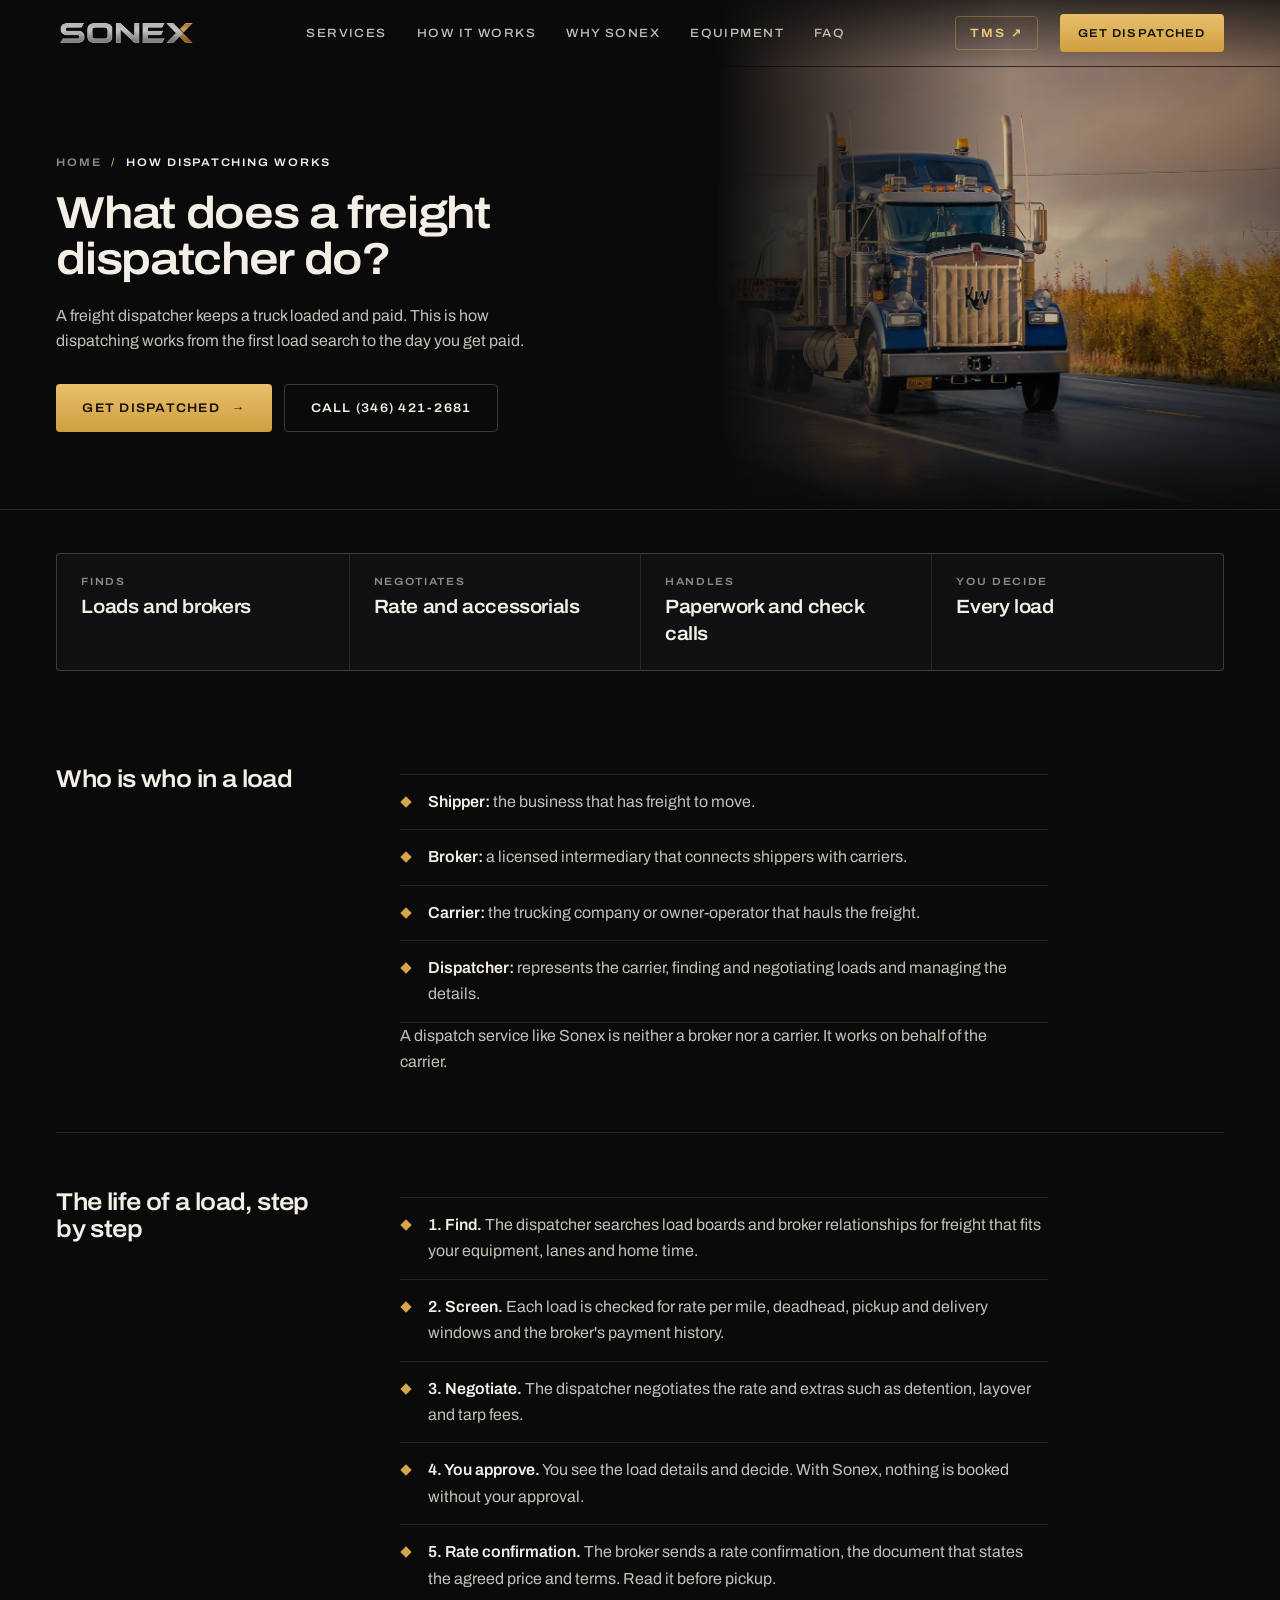
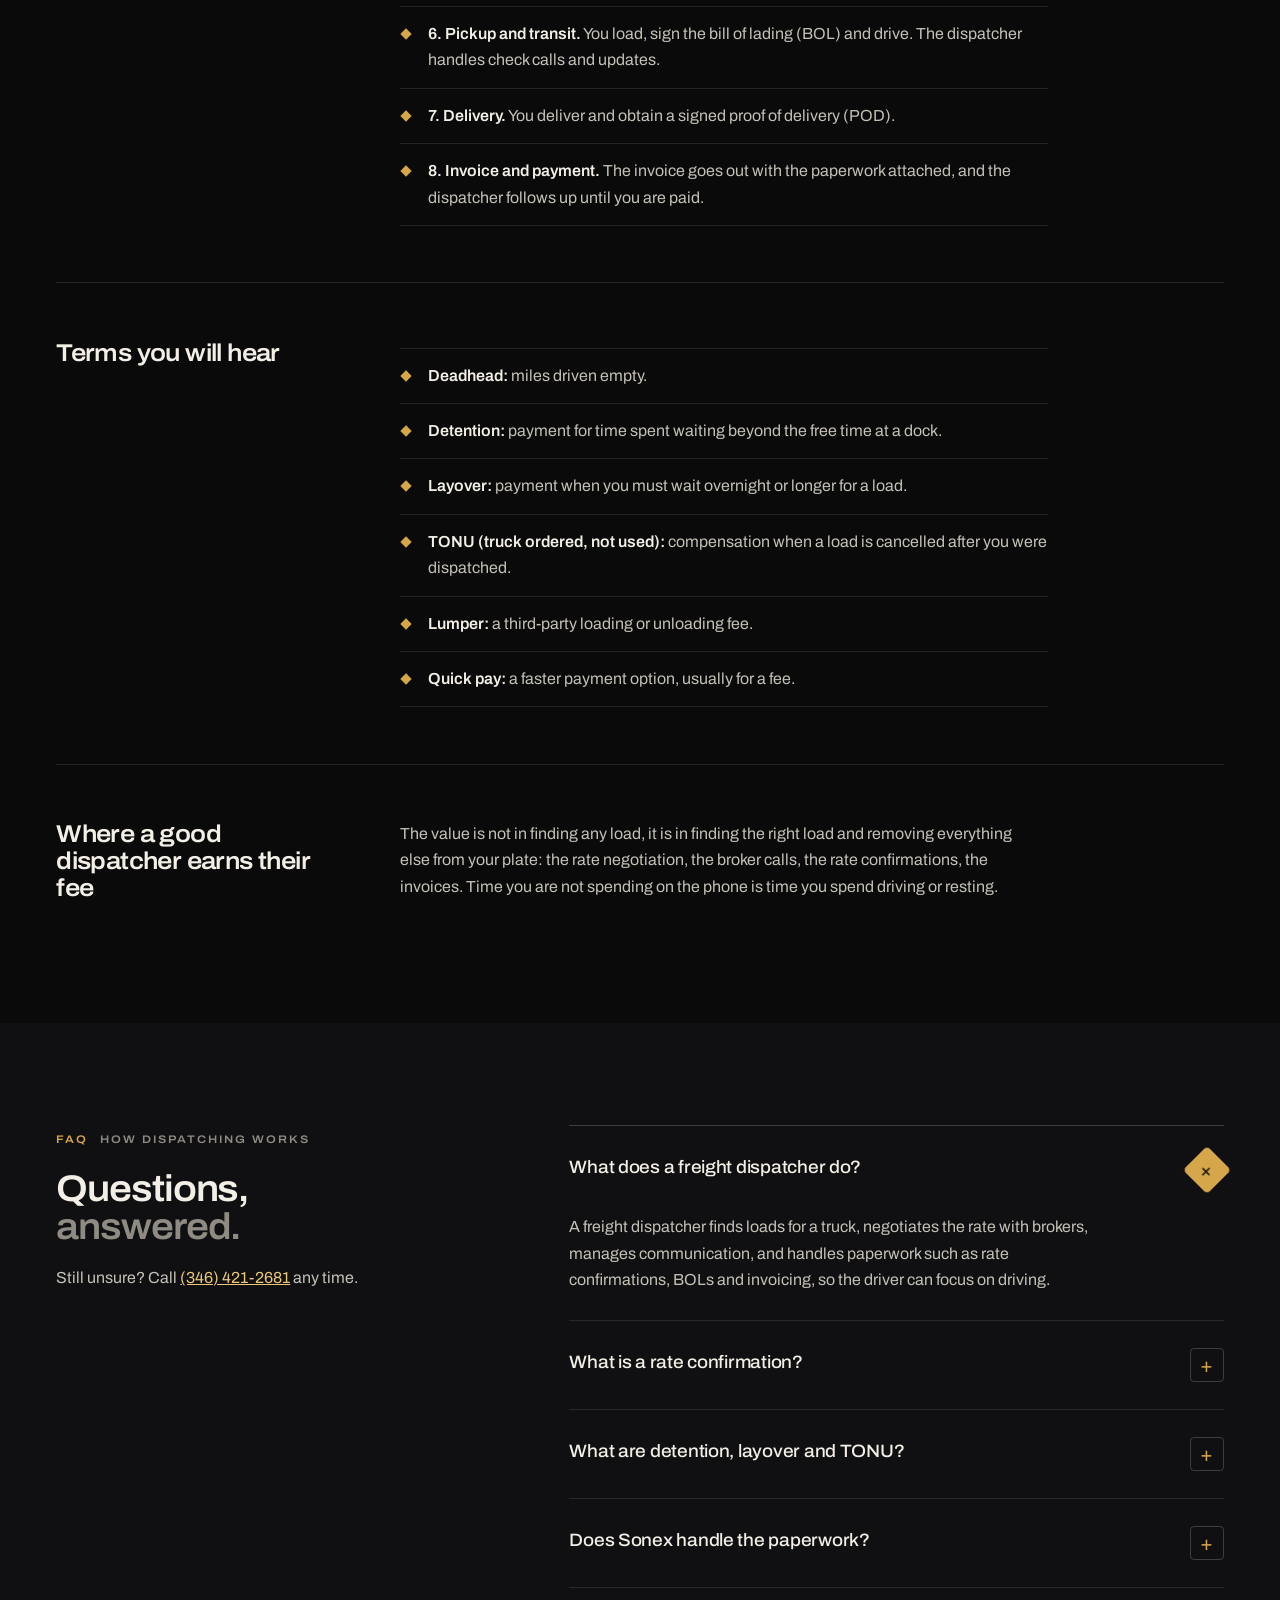
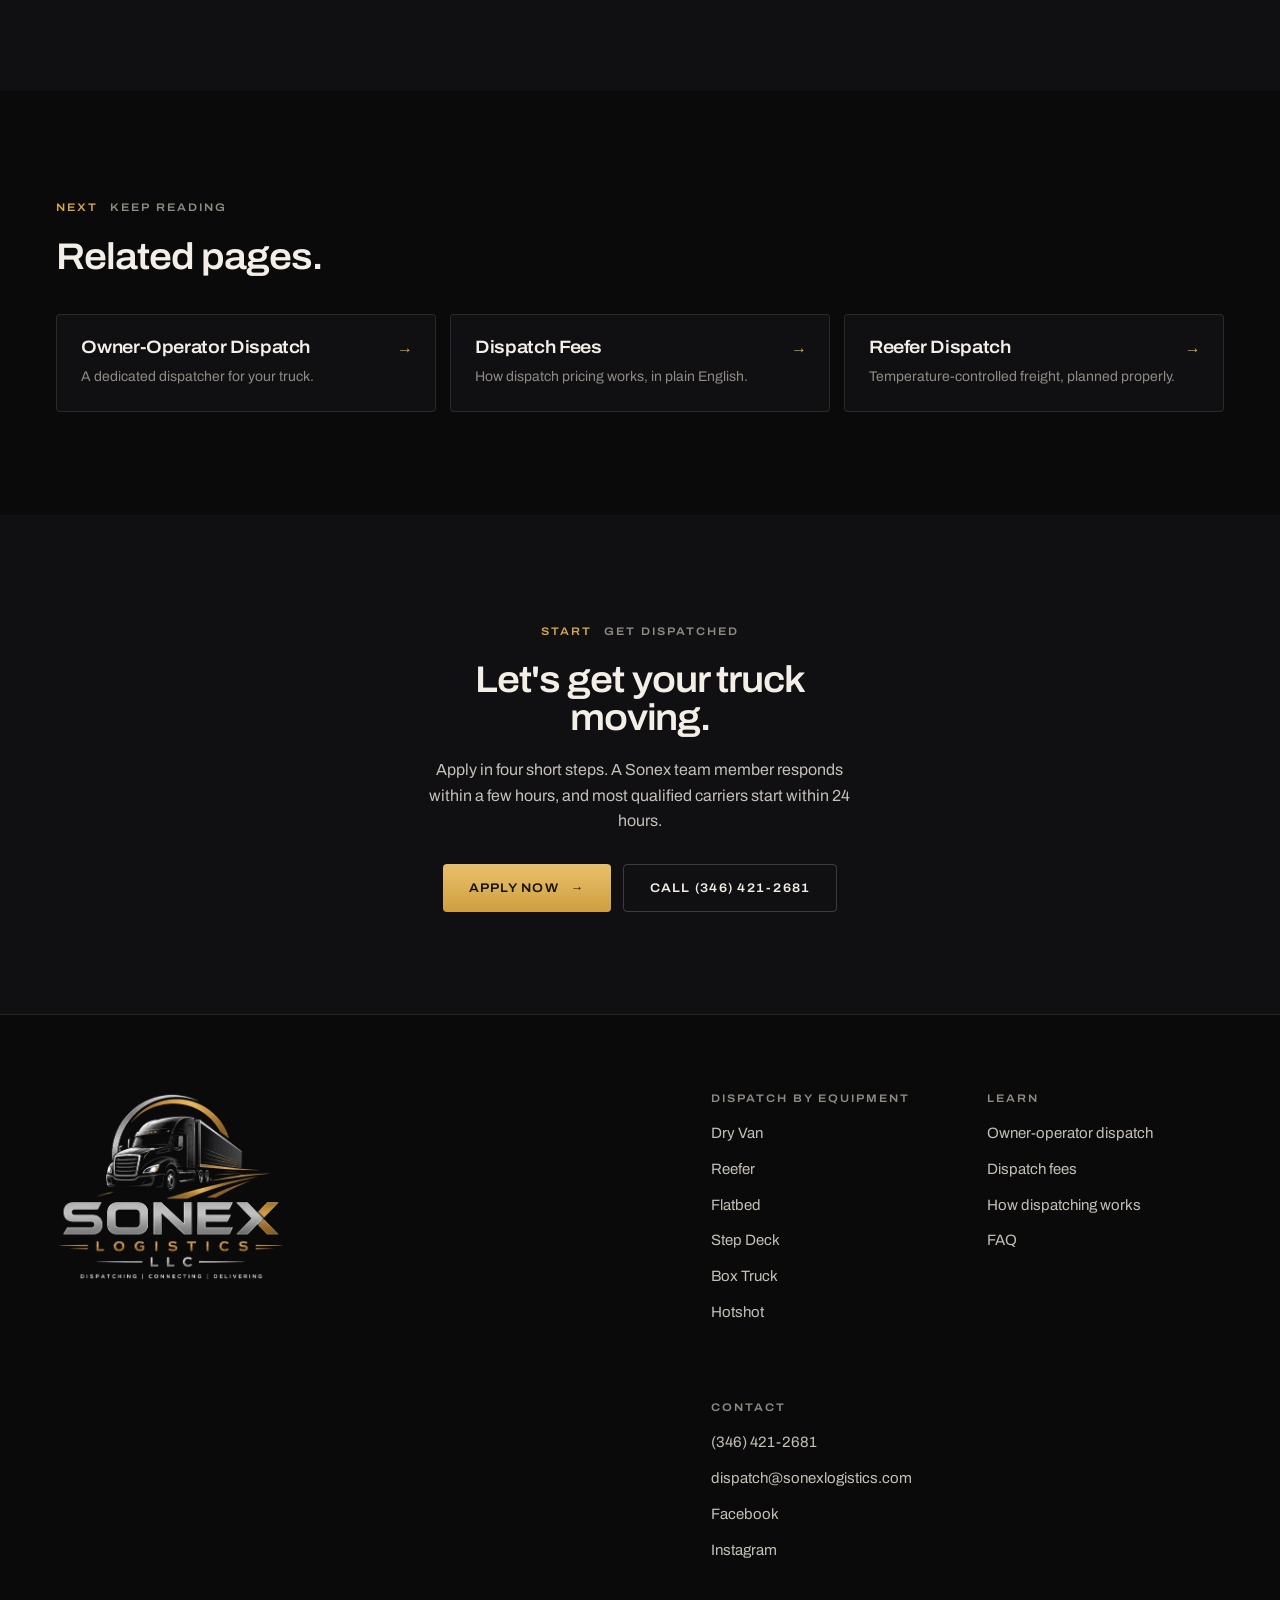
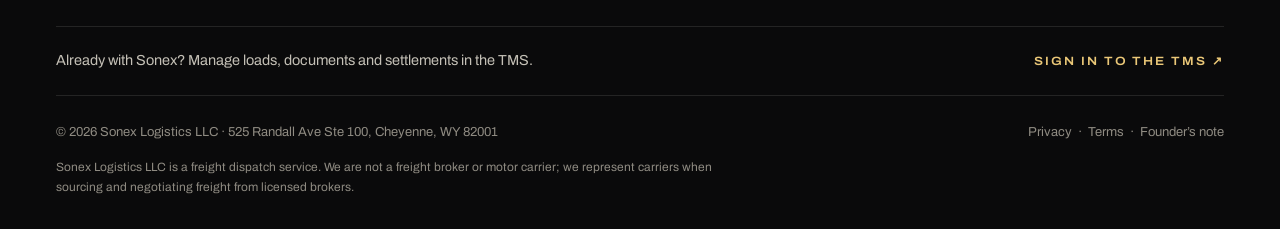
<file: how-dispatching-works.html>
<!DOCTYPE html>
<html lang="en">
<head>
<meta charset="UTF-8" />
<meta name="viewport" content="width=device-width, initial-scale=1" />
<title>How Freight Dispatching Works | Sonex Logistics</title>
<meta name="description" content="What does a freight dispatcher do? How dispatching works from load search to payment: rate confirmations, BOLs, check calls, detention and invoicing." />
<link rel="canonical" href="https://sonexlogistics.com/how-dispatching-works" />
<meta name="robots" content="index,follow,max-image-preview:large,max-snippet:-1,max-video-preview:-1" />
<meta name="author" content="Sonex Logistics LLC" />
<link rel="icon" type="image/png" href="/img/favicon-64.png" />
<link rel="apple-touch-icon" href="/img/favicon.png" />
<meta property="og:site_name" content="Sonex Logistics" /><meta property="og:locale" content="en_US" /><meta property="og:type" content="website" />
<meta property="og:title" content="How Freight Dispatching Works | Sonex Logistics" /><meta property="og:description" content="What does a freight dispatcher do? How dispatching works from load search to payment: rate confirmations, BOLs, check calls, detention and invoicing." /><meta property="og:url" content="https://sonexlogistics.com/how-dispatching-works" />
<meta property="og:image" content="https://sonexlogistics.com/img/og-image.jpg" /><meta property="og:image:width" content="1200" /><meta property="og:image:height" content="630" />
<meta name="twitter:card" content="summary_large_image" /><meta name="twitter:title" content="How Freight Dispatching Works | Sonex Logistics" /><meta name="twitter:description" content="What does a freight dispatcher do? How dispatching works from load search to payment: rate confirmations, BOLs, check calls, detention and invoicing." /><meta name="twitter:image" content="https://sonexlogistics.com/img/og-image.jpg" />
<meta name="theme-color" content="#0a0a0b" />
<link rel="preload" href="/fonts/archivo.woff2" as="font" type="font/woff2" crossorigin />
<link rel="stylesheet" href="/site.css" />
<script type="application/ld+json">{"@context":"https://schema.org","@graph":[{"@type":"WebPage","@id":"https://sonexlogistics.com/how-dispatching-works#webpage","url":"https://sonexlogistics.com/how-dispatching-works","name":"How Freight Dispatching Works | Sonex Logistics","description":"What does a freight dispatcher do? How dispatching works from load search to payment: rate confirmations, BOLs, check calls, detention and invoicing.","inLanguage":"en-US","isPartOf":{"@id":"https://sonexlogistics.com/dispatch#website"},"about":{"@id":"https://sonexlogistics.com/dispatch#organization"},"breadcrumb":{"@id":"https://sonexlogistics.com/how-dispatching-works#breadcrumb"},"speakable":{"@type":"SpeakableSpecification","cssSelector":["h1",".lead","#fqL .q:first-child .a p"]}},{"@type":"BreadcrumbList","@id":"https://sonexlogistics.com/how-dispatching-works#breadcrumb","itemListElement":[{"@type":"ListItem","position":1,"name":"Home","item":"https://sonexlogistics.com/dispatch"},{"@type":"ListItem","position":2,"name":"How Dispatching Works","item":"https://sonexlogistics.com/how-dispatching-works"}]},{"@type":"Service","@id":"https://sonexlogistics.com/how-dispatching-works#service","name":"Freight dispatch service","serviceType":"Freight dispatch service","description":"What does a freight dispatcher do? How dispatching works from load search to payment: rate confirmations, BOLs, check calls, detention and invoicing.","url":"https://sonexlogistics.com/how-dispatching-works","provider":{"@id":"https://sonexlogistics.com/dispatch#organization"},"areaServed":{"@type":"Country","name":"United States","description":"All 48 contiguous states"}},{"@type":"FAQPage","@id":"https://sonexlogistics.com/how-dispatching-works#faq","mainEntity":[{"@type":"Question","name":"What does a freight dispatcher do?","acceptedAnswer":{"@type":"Answer","text":"A freight dispatcher finds loads for a truck, negotiates the rate with brokers, manages communication, and handles paperwork such as rate confirmations, BOLs and invoicing, so the driver can focus on driving."}},{"@type":"Question","name":"What is a rate confirmation?","acceptedAnswer":{"@type":"Answer","text":"A rate confirmation is the document from the broker that states the agreed price, pickup and delivery details and terms. Read it carefully before pickup, because it is the contract for the load."}},{"@type":"Question","name":"What are detention, layover and TONU?","acceptedAnswer":{"@type":"Answer","text":"Detention pays you for waiting too long at a dock, layover pays when you must wait overnight or longer, and TONU, truck ordered not used, compensates you when a load is cancelled after you were dispatched."}},{"@type":"Question","name":"Does Sonex handle the paperwork?","acceptedAnswer":{"@type":"Answer","text":"Yes. Sonex handles rate confirmations, BOLs and invoicing from booking to payment, with 24/7 support for delays and delivery issues."}}]}]}</script>
</head>
<body>
<a class="skip" href="#main">Skip to content</a>
<header class="nav" id="nav"><div class="w">
  <a class="logo" href="/dispatch" aria-label="Sonex Logistics home"><img src="/img/logo-word.webp" alt="Sonex" width="485" height="76"></a>
  <nav class="lk" id="lk" aria-label="Primary"><a href="/dispatch#services">Services</a><a href="/how-dispatching-works">How it works</a><a href="/dispatch#why">Why Sonex</a><a href="/dispatch#equipment">Equipment</a><a href="/dispatch#faq">FAQ</a></nav>
  <div class="nr">
    <a class="ph" href="tel:+13464212681">(346) 421-2681</a>
    <a class="tms" href="https://dispatch.sonexlogistics.com/sonex/login" aria-label="Sonex TMS sign in">TMS ↗</a>
    <a class="btn gd" href="/dispatch#contact">Get dispatched</a>
    <a class="btn gd mc" href="tel:+13464212681">Call</a>
    <button class="bg" id="bg" aria-label="Menu" aria-expanded="false"><svg width="18" height="18" viewBox="0 0 24 24" fill="none" stroke="#f3efe6" stroke-width="1.8" stroke-linecap="round"><path d="M4 8h16M4 16h16"/></svg></button>
  </div>
</div></header>
<main id="main">
<section class="pgh"><div class="pic"><img src="/img/hero.webp" alt="Semi-truck on a wet road at golden hour" style="--p:55% 55%" width="1600" height="1065" fetchpriority="high"></div>
  <div class="w"><div class="tx">
    <nav class="crumb" aria-label="Breadcrumb"><a href="/dispatch">Home</a><span>/</span><b style="color:var(--tx);font-weight:600">How Dispatching Works</b></nav>
    <h1>What does a freight dispatcher do?</h1>
    <p class="lead">A freight dispatcher keeps a truck loaded and paid. This is how dispatching works from the first load search to the day you get paid.</p>
    <div class="cta"><a class="btn gd" href="/dispatch#contact">Get dispatched <span class="ar">→</span></a><a class="btn ol" href="tel:+13464212681">Call (346) 421-2681</a></div>
  </div></div></section>
<section style="padding-block:clamp(28px,3.4vw,48px) 0"><div class="w"><div class="fx rv"><div><small>Finds</small><b>Loads and brokers</b></div><div><small>Negotiates</small><b>Rate and accessorials</b></div><div><small>Handles</small><b>Paperwork and check calls</b></div><div><small>You decide</small><b>Every load</b></div></div></div></section>
<section style="padding-block:clamp(20px,3vw,40px) clamp(40px,5vw,72px)"><div class="w"><div class="sec rv"><h2>Who is who in a load</h2><div class="b"><ul><li><b>Shipper:</b> the business that has freight to move.</li><li><b>Broker:</b> a licensed intermediary that connects shippers with carriers.</li><li><b>Carrier:</b> the trucking company or owner-operator that hauls the freight.</li><li><b>Dispatcher:</b> represents the carrier, finding and negotiating loads and managing the details.</li></ul><p>A dispatch service like Sonex is neither a broker nor a carrier. It works on behalf of the carrier.</p></div></div><div class="sec rv"><h2>The life of a load, step by step</h2><div class="b"><ul><li><b>1. Find.</b> The dispatcher searches load boards and broker relationships for freight that fits your equipment, lanes and home time.</li><li><b>2. Screen.</b> Each load is checked for rate per mile, deadhead, pickup and delivery windows and the broker's payment history.</li><li><b>3. Negotiate.</b> The dispatcher negotiates the rate and extras such as detention, layover and tarp fees.</li><li><b>4. You approve.</b> You see the load details and decide. With Sonex, nothing is booked without your approval.</li><li><b>5. Rate confirmation.</b> The broker sends a rate confirmation, the document that states the agreed price and terms. Read it before pickup.</li><li><b>6. Pickup and transit.</b> You load, sign the bill of lading (BOL) and drive. The dispatcher handles check calls and updates.</li><li><b>7. Delivery.</b> You deliver and obtain a signed proof of delivery (POD).</li><li><b>8. Invoice and payment.</b> The invoice goes out with the paperwork attached, and the dispatcher follows up until you are paid.</li></ul></div></div><div class="sec rv"><h2>Terms you will hear</h2><div class="b"><ul><li><b>Deadhead:</b> miles driven empty.</li><li><b>Detention:</b> payment for time spent waiting beyond the free time at a dock.</li><li><b>Layover:</b> payment when you must wait overnight or longer for a load.</li><li><b>TONU (truck ordered, not used):</b> compensation when a load is cancelled after you were dispatched.</li><li><b>Lumper:</b> a third-party loading or unloading fee.</li><li><b>Quick pay:</b> a faster payment option, usually for a fee.</li></ul></div></div><div class="sec rv"><h2>Where a good dispatcher earns their fee</h2><div class="b"><p>The value is not in finding any load, it is in finding the right load and removing everything else from your plate: the rate negotiation, the broker calls, the rate confirmations, the invoices. Time you are not spending on the phone is time you spend driving or resting.</p></div></div></div></section>
<section class="alt" id="faq"><div class="w fq">
  <div><span class="lab"><b>FAQ</b>How Dispatching Works</span><h2 class="h2">Questions,<br><em>answered.</em></h2><p class="lead">Still unsure? Call <a href="tel:+13464212681" style="color:var(--gold2);text-decoration:underline">(346) 421-2681</a> any time.</p></div>
  <div id="fqL">
<div class="q o"><h3><button type="button" aria-expanded="true" aria-controls="f0">What does a freight dispatcher do?<i>+</i></button></h3><div class="a" id="f0"><p>A freight dispatcher finds loads for a truck, negotiates the rate with brokers, manages communication, and handles paperwork such as rate confirmations, BOLs and invoicing, so the driver can focus on driving.</p></div></div>
<div class="q"><h3><button type="button" aria-expanded="false" aria-controls="f1">What is a rate confirmation?<i>+</i></button></h3><div class="a" id="f1"><p>A rate confirmation is the document from the broker that states the agreed price, pickup and delivery details and terms. Read it carefully before pickup, because it is the contract for the load.</p></div></div>
<div class="q"><h3><button type="button" aria-expanded="false" aria-controls="f2">What are detention, layover and TONU?<i>+</i></button></h3><div class="a" id="f2"><p>Detention pays you for waiting too long at a dock, layover pays when you must wait overnight or longer, and TONU, truck ordered not used, compensates you when a load is cancelled after you were dispatched.</p></div></div>
<div class="q"><h3><button type="button" aria-expanded="false" aria-controls="f3">Does Sonex handle the paperwork?<i>+</i></button></h3><div class="a" id="f3"><p>Yes. Sonex handles rate confirmations, BOLs and invoicing from booking to payment, with 24/7 support for delays and delivery issues.</p></div></div>
</div>
</div></section>
<section><div class="w"><span class="lab"><b>Next</b>Keep reading</span><h2 class="h2">Related pages.</h2><div class="rel"><a href="/owner-operator-dispatch"><i>→</i><b>Owner-Operator Dispatch</b><span>A dedicated dispatcher for your truck.</span></a><a href="/dispatch-fees"><i>→</i><b>Dispatch Fees</b><span>How dispatch pricing works, in plain English.</span></a><a href="/reefer-dispatch"><i>→</i><b>Reefer Dispatch</b><span>Temperature-controlled freight, planned properly.</span></a></div></div></section>
<section class="band2 alt"><div class="w"><span class="lab"><b>Start</b>Get dispatched</span><h2 class="h2">Let's get your truck moving.</h2><p class="lead" style="margin-inline:auto">Apply in four short steps. A Sonex team member responds within a few hours, and most qualified carriers start within 24 hours.</p><div class="cta"><a class="btn gd" href="/dispatch#contact">Apply now <span class="ar">→</span></a><a class="btn ol" href="tel:+13464212681">Call (346) 421-2681</a></div></div></section>
</main>
<footer><div class="w">
  <div class="fm"><div><a href="/dispatch"><img src="/img/logo-full.webp" alt="Sonex Logistics LLC. Dispatching, Connecting, Delivering." width="485" height="400" loading="lazy"></a></div>
    <div class="fc"><div><small>Dispatch by equipment</small><a href="/dry-van-dispatch">Dry Van</a><a href="/reefer-dispatch">Reefer</a><a href="/flatbed-dispatch">Flatbed</a><a href="/step-deck-dispatch">Step Deck</a><a href="/box-truck-dispatch">Box Truck</a><a href="/hotshot-dispatch">Hotshot</a></div><div><small>Learn</small><a href="/owner-operator-dispatch">Owner-operator dispatch</a><a href="/dispatch-fees">Dispatch fees</a><a href="/how-dispatching-works">How dispatching works</a><a href="/dispatch#faq">FAQ</a></div><div><small>Contact</small><a href="tel:+13464212681">(346) 421-2681</a><a href="mailto:dispatch@sonexlogistics.com">dispatch@sonexlogistics.com</a><a href="https://www.facebook.com/share/1G1TTiNGNM/" target="_blank" rel="noopener">Facebook</a><a href="https://www.instagram.com/sonexlogisticsllc/" target="_blank" rel="noopener">Instagram</a></div></div></div>
  <div class="fts"><span>Already with Sonex? Manage loads, documents and settlements in the TMS.</span><a href="https://dispatch.sonexlogistics.com/sonex/login">Sign in to the TMS ↗</a></div>
  <div class="fb2"><span>© <span id="yr">2026</span> Sonex Logistics LLC · 525 Randall Ave Ste 100, Cheyenne, WY 82001</span><span><a href="/dispatch#privacy">Privacy</a> &nbsp;·&nbsp; <a href="/dispatch#terms">Terms</a> &nbsp;·&nbsp; <a href="/dispatch#founder">Founder’s note</a></span></div>
  <p class="dc">Sonex Logistics LLC is a freight dispatch service. We are not a freight broker or motor carrier; we represent carriers when sourcing and negotiating freight from licensed brokers.</p>
</div></footer>
<a class="btn gd call" href="tel:+13464212681">Call dispatch</a>
<script>
const $=(s,c=document)=>c.querySelector(s),$$=(s,c=document)=>[...c.querySelectorAll(s)];
$('#bg').onclick=e=>{const o=$('#lk').classList.toggle('o');e.currentTarget.setAttribute('aria-expanded',o)};
const nav=$('#nav'),cb=$('.call');function fx(){const y=scrollY;nav.classList.toggle('s',y>24);cb.classList.toggle('v',y>innerHeight*.9)}
addEventListener('scroll',()=>requestAnimationFrame(fx),{passive:true});requestAnimationFrame(fx);
$('#fqL').addEventListener('click',e=>{const b=e.target.closest('button');if(!b)return;const q=b.closest('.q'),o=q.classList.contains('o');$$('.q').forEach(x=>{x.classList.remove('o');$('button',x).setAttribute('aria-expanded',false)});if(!o){q.classList.add('o');b.setAttribute('aria-expanded',true)}});
$('#yr').textContent=new Date().getFullYear();
const io=new IntersectionObserver(es=>es.forEach(x=>{if(x.isIntersecting){x.target.classList.add('in');io.unobserve(x.target)}}),{threshold:.1});$$('.rv').forEach(el=>io.observe(el));
</script>
</body>
</html>
</file>
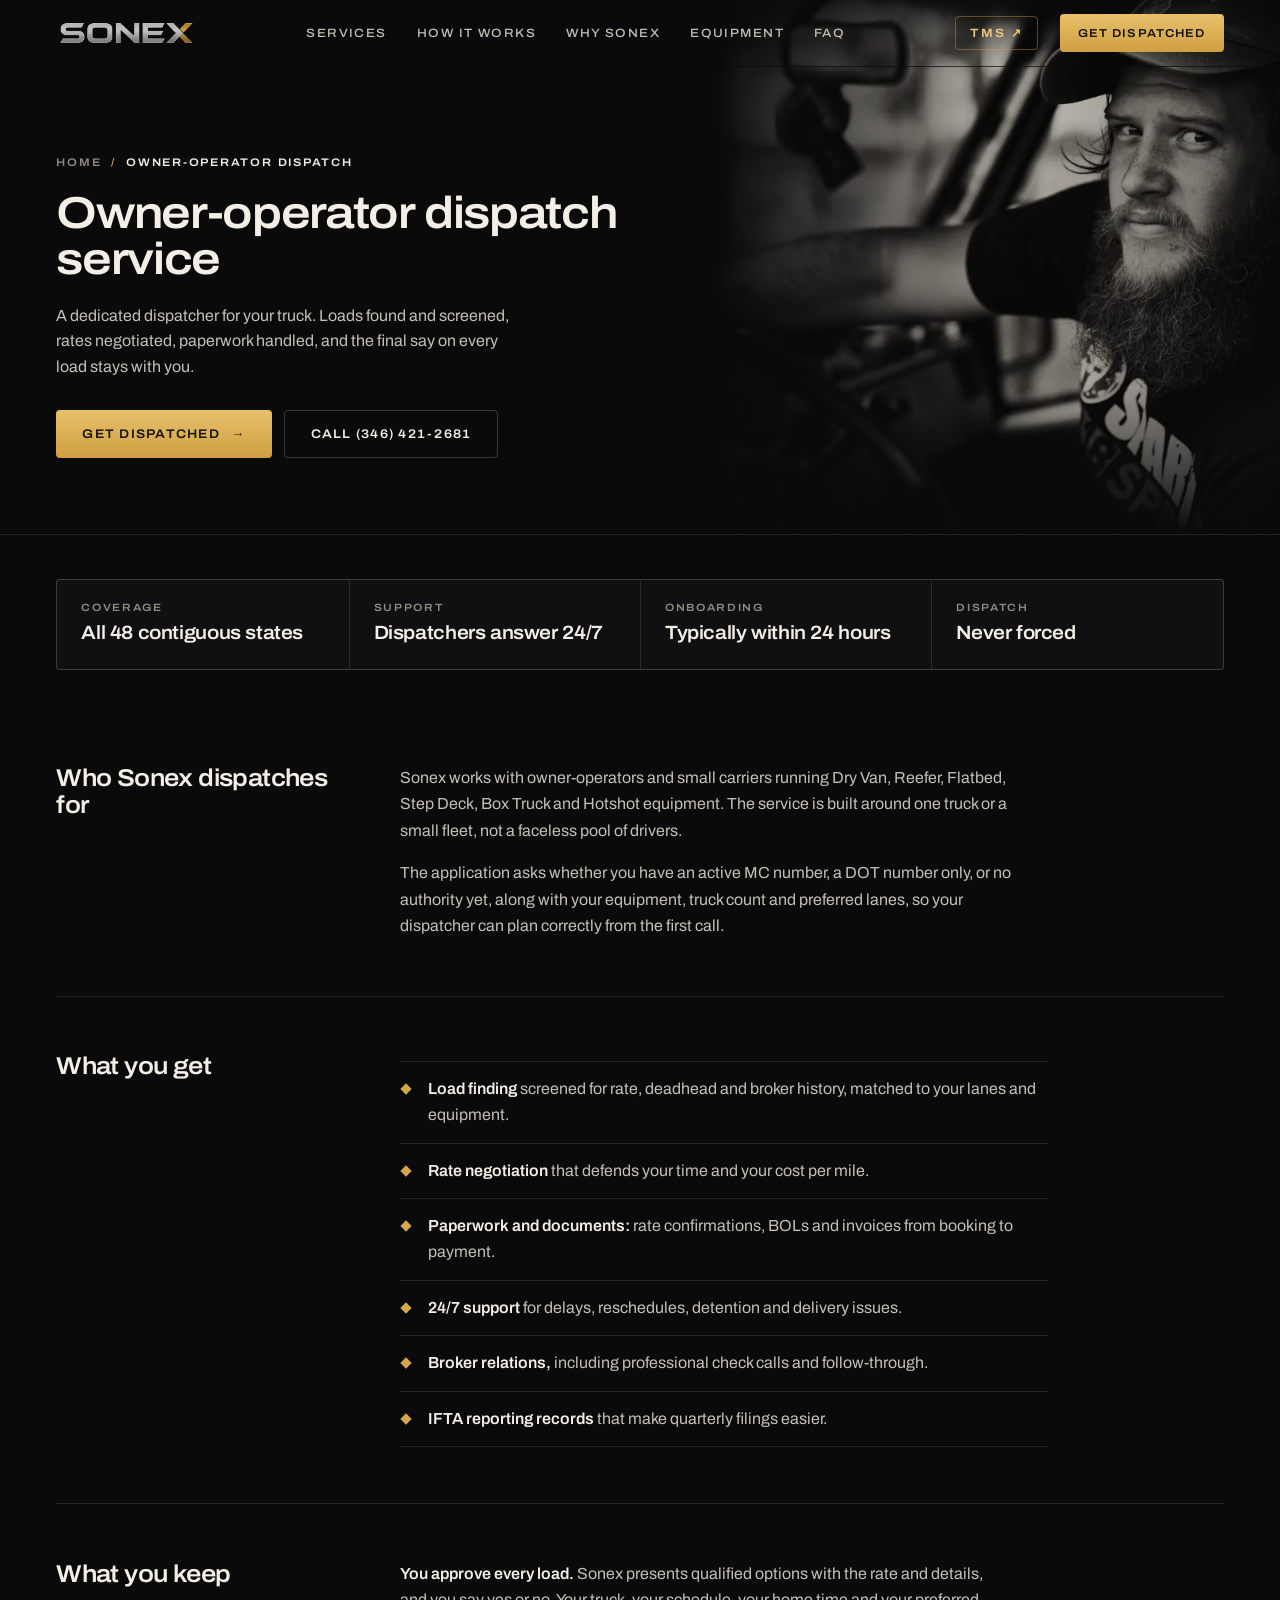
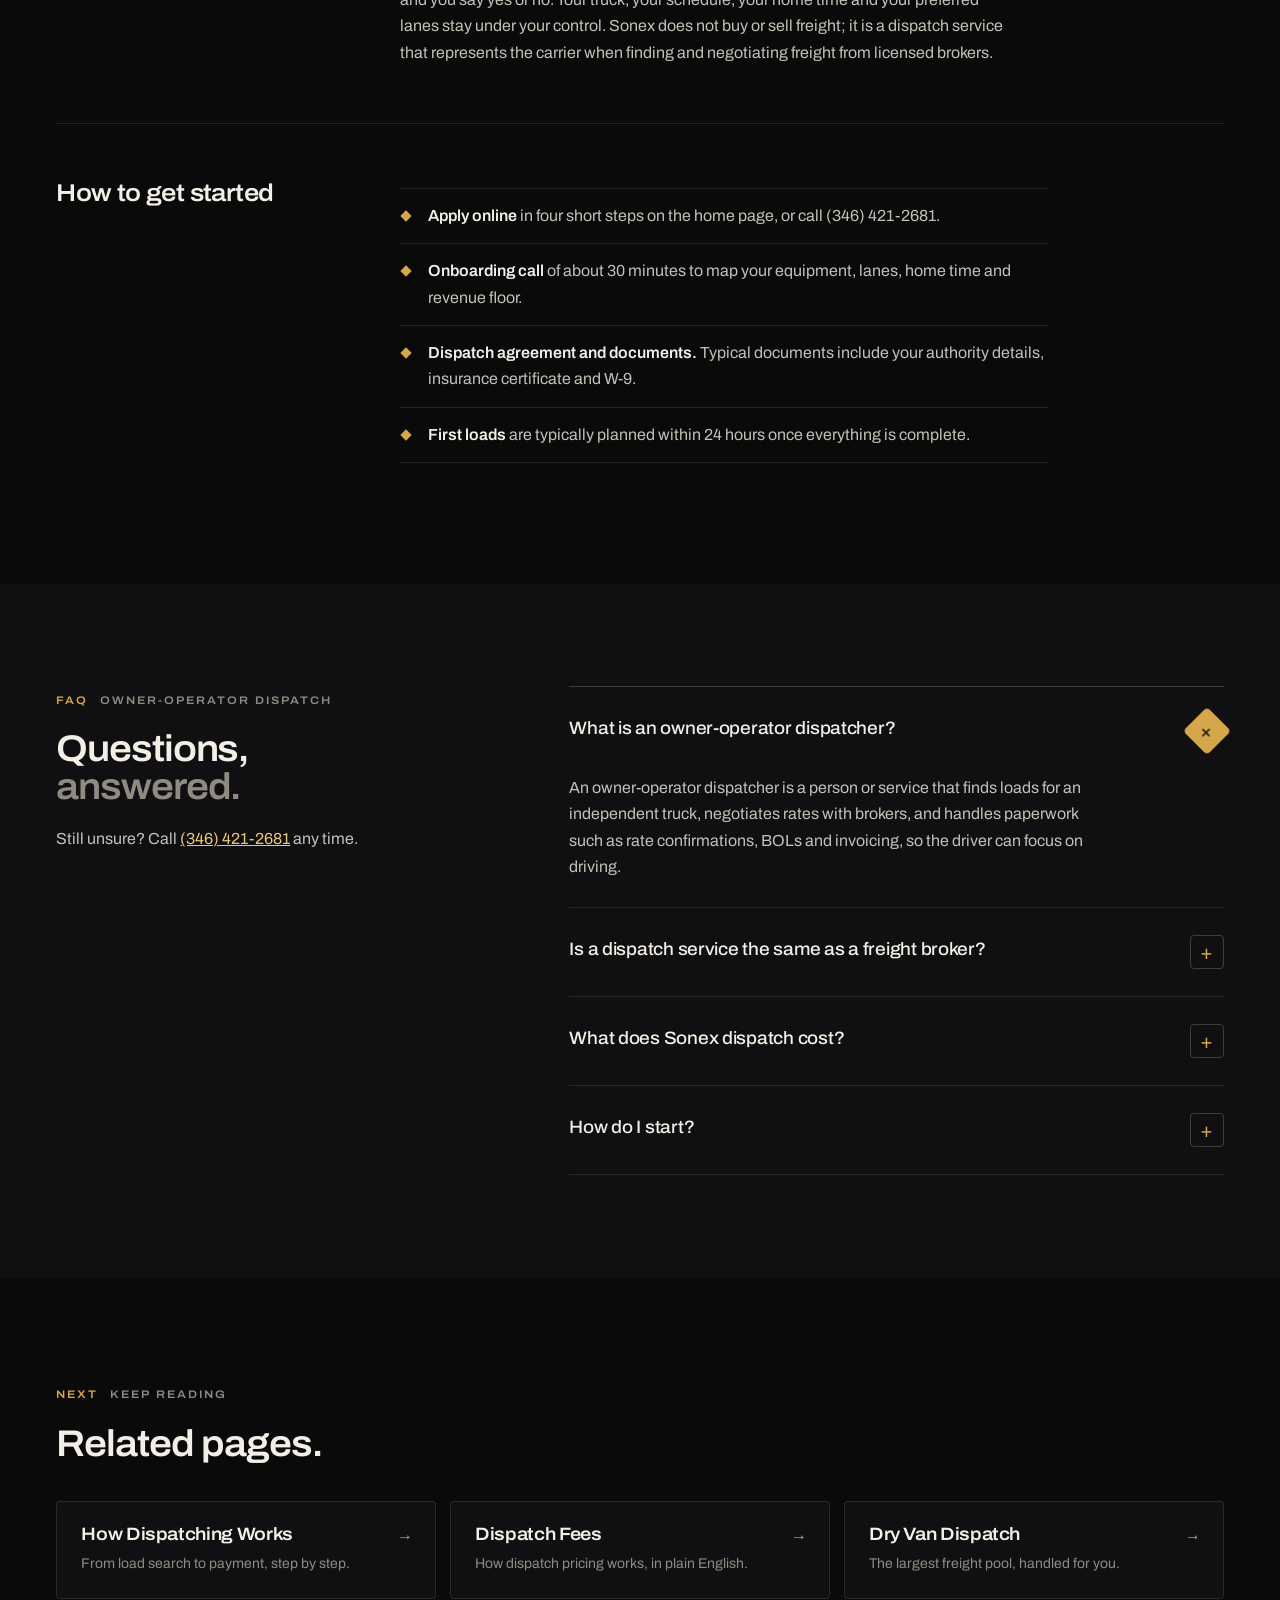
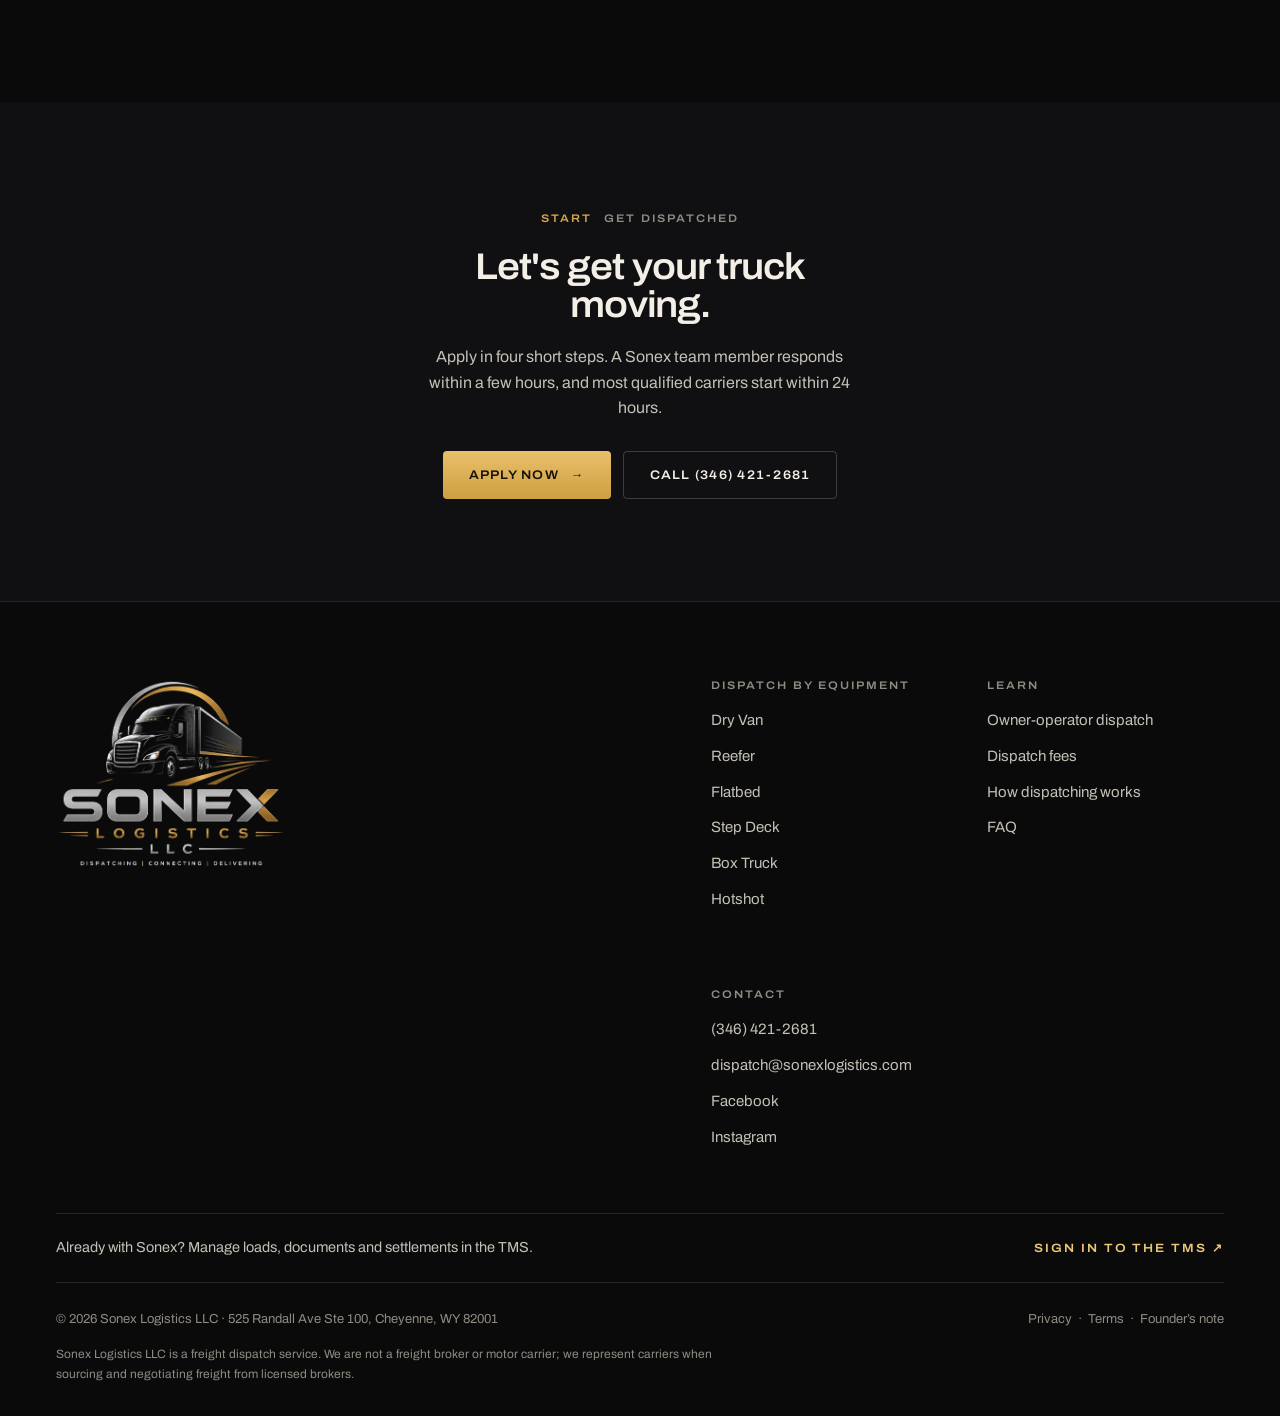
<file: owner-operator-dispatch.html>
<!DOCTYPE html>
<html lang="en">
<head>
<meta charset="UTF-8" />
<meta name="viewport" content="width=device-width, initial-scale=1" />
<title>Owner-Operator Dispatch Service | Sonex Logistics</title>
<meta name="description" content="Dedicated dispatch for owner-operators in all 48 states: loads found, rates negotiated, paperwork handled, 24/7 support. No forced dispatch." />
<link rel="canonical" href="https://sonexlogistics.com/owner-operator-dispatch" />
<meta name="robots" content="index,follow,max-image-preview:large,max-snippet:-1,max-video-preview:-1" />
<meta name="author" content="Sonex Logistics LLC" />
<link rel="icon" type="image/png" href="/img/favicon-64.png" />
<link rel="apple-touch-icon" href="/img/favicon.png" />
<meta property="og:site_name" content="Sonex Logistics" /><meta property="og:locale" content="en_US" /><meta property="og:type" content="website" />
<meta property="og:title" content="Owner-Operator Dispatch Service | Sonex Logistics" /><meta property="og:description" content="Dedicated dispatch for owner-operators in all 48 states: loads found, rates negotiated, paperwork handled, 24/7 support. No forced dispatch." /><meta property="og:url" content="https://sonexlogistics.com/owner-operator-dispatch" />
<meta property="og:image" content="https://sonexlogistics.com/img/og-image.jpg" /><meta property="og:image:width" content="1200" /><meta property="og:image:height" content="630" />
<meta name="twitter:card" content="summary_large_image" /><meta name="twitter:title" content="Owner-Operator Dispatch Service | Sonex Logistics" /><meta name="twitter:description" content="Dedicated dispatch for owner-operators in all 48 states: loads found, rates negotiated, paperwork handled, 24/7 support. No forced dispatch." /><meta name="twitter:image" content="https://sonexlogistics.com/img/og-image.jpg" />
<meta name="theme-color" content="#0a0a0b" />
<link rel="preload" href="/fonts/archivo.woff2" as="font" type="font/woff2" crossorigin />
<link rel="stylesheet" href="/site.css" />
<script type="application/ld+json">{"@context":"https://schema.org","@graph":[{"@type":"WebPage","@id":"https://sonexlogistics.com/owner-operator-dispatch#webpage","url":"https://sonexlogistics.com/owner-operator-dispatch","name":"Owner-Operator Dispatch Service | Sonex Logistics","description":"Dedicated dispatch for owner-operators in all 48 states: loads found, rates negotiated, paperwork handled, 24/7 support. No forced dispatch.","inLanguage":"en-US","isPartOf":{"@id":"https://sonexlogistics.com/dispatch#website"},"about":{"@id":"https://sonexlogistics.com/dispatch#organization"},"breadcrumb":{"@id":"https://sonexlogistics.com/owner-operator-dispatch#breadcrumb"},"speakable":{"@type":"SpeakableSpecification","cssSelector":["h1",".lead","#fqL .q:first-child .a p"]}},{"@type":"BreadcrumbList","@id":"https://sonexlogistics.com/owner-operator-dispatch#breadcrumb","itemListElement":[{"@type":"ListItem","position":1,"name":"Home","item":"https://sonexlogistics.com/dispatch"},{"@type":"ListItem","position":2,"name":"Owner-Operator Dispatch","item":"https://sonexlogistics.com/owner-operator-dispatch"}]},{"@type":"Service","@id":"https://sonexlogistics.com/owner-operator-dispatch#service","name":"Owner-operator dispatch service","serviceType":"Owner-operator dispatch service","description":"Dedicated dispatch for owner-operators in all 48 states: loads found, rates negotiated, paperwork handled, 24/7 support. No forced dispatch.","url":"https://sonexlogistics.com/owner-operator-dispatch","provider":{"@id":"https://sonexlogistics.com/dispatch#organization"},"areaServed":{"@type":"Country","name":"United States","description":"All 48 contiguous states"}},{"@type":"FAQPage","@id":"https://sonexlogistics.com/owner-operator-dispatch#faq","mainEntity":[{"@type":"Question","name":"What is an owner-operator dispatcher?","acceptedAnswer":{"@type":"Answer","text":"An owner-operator dispatcher is a person or service that finds loads for an independent truck, negotiates rates with brokers, and handles paperwork such as rate confirmations, BOLs and invoicing, so the driver can focus on driving."}},{"@type":"Question","name":"Is a dispatch service the same as a freight broker?","acceptedAnswer":{"@type":"Answer","text":"No. A broker arranges freight between shippers and carriers. A dispatch service like Sonex represents the carrier when finding and negotiating freight from licensed brokers, and does not take possession of the freight."}},{"@type":"Question","name":"What does Sonex dispatch cost?","acceptedAnswer":{"@type":"Answer","text":"Sonex charges a transparent percentage of gross revenue on loads it books, as set out in your Dispatch Service Agreement. There are no setup fees. See the dispatch fees page for how dispatch pricing works."}},{"@type":"Question","name":"How do I start?","acceptedAnswer":{"@type":"Answer","text":"Fill in the four-step application on the home page or call (346) 421-2681. After a short onboarding call and the dispatch agreement, most qualified carriers start within 24 hours."}}]}]}</script>
</head>
<body>
<a class="skip" href="#main">Skip to content</a>
<header class="nav" id="nav"><div class="w">
  <a class="logo" href="/dispatch" aria-label="Sonex Logistics home"><img src="/img/logo-word.webp" alt="Sonex" width="485" height="76"></a>
  <nav class="lk" id="lk" aria-label="Primary"><a href="/dispatch#services">Services</a><a href="/how-dispatching-works">How it works</a><a href="/dispatch#why">Why Sonex</a><a href="/dispatch#equipment">Equipment</a><a href="/dispatch#faq">FAQ</a></nav>
  <div class="nr">
    <a class="ph" href="tel:+13464212681">(346) 421-2681</a>
    <a class="tms" href="https://dispatch.sonexlogistics.com/sonex/login" aria-label="Sonex TMS sign in">TMS ↗</a>
    <a class="btn gd" href="/dispatch#contact">Get dispatched</a>
    <a class="btn gd mc" href="tel:+13464212681">Call</a>
    <button class="bg" id="bg" aria-label="Menu" aria-expanded="false"><svg width="18" height="18" viewBox="0 0 24 24" fill="none" stroke="#f3efe6" stroke-width="1.8" stroke-linecap="round"><path d="M4 8h16M4 16h16"/></svg></button>
  </div>
</div></header>
<main id="main">
<section class="pgh"><div class="pic"><img src="/img/driver.webp" alt="Truck driver looking out of his cab window" style="--p:70% 35%" width="1600" height="1065" fetchpriority="high"></div>
  <div class="w"><div class="tx">
    <nav class="crumb" aria-label="Breadcrumb"><a href="/dispatch">Home</a><span>/</span><b style="color:var(--tx);font-weight:600">Owner-Operator Dispatch</b></nav>
    <h1>Owner-operator dispatch service</h1>
    <p class="lead">A dedicated dispatcher for your truck. Loads found and screened, rates negotiated, paperwork handled, and the final say on every load stays with you.</p>
    <div class="cta"><a class="btn gd" href="/dispatch#contact">Get dispatched <span class="ar">→</span></a><a class="btn ol" href="tel:+13464212681">Call (346) 421-2681</a></div>
  </div></div></section>
<section style="padding-block:clamp(28px,3.4vw,48px) 0"><div class="w"><div class="fx rv"><div><small>Coverage</small><b>All 48 contiguous states</b></div><div><small>Support</small><b>Dispatchers answer 24/7</b></div><div><small>Onboarding</small><b>Typically within 24 hours</b></div><div><small>Dispatch</small><b>Never forced</b></div></div></div></section>
<section style="padding-block:clamp(20px,3vw,40px) clamp(40px,5vw,72px)"><div class="w"><div class="sec rv"><h2>Who Sonex dispatches for</h2><div class="b"><p>Sonex works with owner-operators and small carriers running Dry Van, Reefer, Flatbed, Step Deck, Box Truck and Hotshot equipment. The service is built around one truck or a small fleet, not a faceless pool of drivers.</p><p>The application asks whether you have an active MC number, a DOT number only, or no authority yet, along with your equipment, truck count and preferred lanes, so your dispatcher can plan correctly from the first call.</p></div></div><div class="sec rv"><h2>What you get</h2><div class="b"><ul><li><b>Load finding</b> screened for rate, deadhead and broker history, matched to your lanes and equipment.</li><li><b>Rate negotiation</b> that defends your time and your cost per mile.</li><li><b>Paperwork and documents:</b> rate confirmations, BOLs and invoices from booking to payment.</li><li><b>24/7 support</b> for delays, reschedules, detention and delivery issues.</li><li><b>Broker relations,</b> including professional check calls and follow-through.</li><li><b>IFTA reporting records</b> that make quarterly filings easier.</li></ul></div></div><div class="sec rv"><h2>What you keep</h2><div class="b"><p><strong>You approve every load.</strong> Sonex presents qualified options with the rate and details, and you say yes or no. Your truck, your schedule, your home time and your preferred lanes stay under your control. Sonex does not buy or sell freight; it is a dispatch service that represents the carrier when finding and negotiating freight from licensed brokers.</p></div></div><div class="sec rv"><h2>How to get started</h2><div class="b"><ul><li><b>Apply online</b> in four short steps on the home page, or call (346) 421-2681.</li><li><b>Onboarding call</b> of about 30 minutes to map your equipment, lanes, home time and revenue floor.</li><li><b>Dispatch agreement and documents.</b> Typical documents include your authority details, insurance certificate and W-9.</li><li><b>First loads</b> are typically planned within 24 hours once everything is complete.</li></ul></div></div></div></section>
<section class="alt" id="faq"><div class="w fq">
  <div><span class="lab"><b>FAQ</b>Owner-Operator Dispatch</span><h2 class="h2">Questions,<br><em>answered.</em></h2><p class="lead">Still unsure? Call <a href="tel:+13464212681" style="color:var(--gold2);text-decoration:underline">(346) 421-2681</a> any time.</p></div>
  <div id="fqL">
<div class="q o"><h3><button type="button" aria-expanded="true" aria-controls="f0">What is an owner-operator dispatcher?<i>+</i></button></h3><div class="a" id="f0"><p>An owner-operator dispatcher is a person or service that finds loads for an independent truck, negotiates rates with brokers, and handles paperwork such as rate confirmations, BOLs and invoicing, so the driver can focus on driving.</p></div></div>
<div class="q"><h3><button type="button" aria-expanded="false" aria-controls="f1">Is a dispatch service the same as a freight broker?<i>+</i></button></h3><div class="a" id="f1"><p>No. A broker arranges freight between shippers and carriers. A dispatch service like Sonex represents the carrier when finding and negotiating freight from licensed brokers, and does not take possession of the freight.</p></div></div>
<div class="q"><h3><button type="button" aria-expanded="false" aria-controls="f2">What does Sonex dispatch cost?<i>+</i></button></h3><div class="a" id="f2"><p>Sonex charges a transparent percentage of gross revenue on loads it books, as set out in your Dispatch Service Agreement. There are no setup fees. See the dispatch fees page for how dispatch pricing works.</p></div></div>
<div class="q"><h3><button type="button" aria-expanded="false" aria-controls="f3">How do I start?<i>+</i></button></h3><div class="a" id="f3"><p>Fill in the four-step application on the home page or call (346) 421-2681. After a short onboarding call and the dispatch agreement, most qualified carriers start within 24 hours.</p></div></div>
</div>
</div></section>
<section><div class="w"><span class="lab"><b>Next</b>Keep reading</span><h2 class="h2">Related pages.</h2><div class="rel"><a href="/how-dispatching-works"><i>→</i><b>How Dispatching Works</b><span>From load search to payment, step by step.</span></a><a href="/dispatch-fees"><i>→</i><b>Dispatch Fees</b><span>How dispatch pricing works, in plain English.</span></a><a href="/dry-van-dispatch"><i>→</i><b>Dry Van Dispatch</b><span>The largest freight pool, handled for you.</span></a></div></div></section>
<section class="band2 alt"><div class="w"><span class="lab"><b>Start</b>Get dispatched</span><h2 class="h2">Let's get your truck moving.</h2><p class="lead" style="margin-inline:auto">Apply in four short steps. A Sonex team member responds within a few hours, and most qualified carriers start within 24 hours.</p><div class="cta"><a class="btn gd" href="/dispatch#contact">Apply now <span class="ar">→</span></a><a class="btn ol" href="tel:+13464212681">Call (346) 421-2681</a></div></div></section>
</main>
<footer><div class="w">
  <div class="fm"><div><a href="/dispatch"><img src="/img/logo-full.webp" alt="Sonex Logistics LLC. Dispatching, Connecting, Delivering." width="485" height="400" loading="lazy"></a></div>
    <div class="fc"><div><small>Dispatch by equipment</small><a href="/dry-van-dispatch">Dry Van</a><a href="/reefer-dispatch">Reefer</a><a href="/flatbed-dispatch">Flatbed</a><a href="/step-deck-dispatch">Step Deck</a><a href="/box-truck-dispatch">Box Truck</a><a href="/hotshot-dispatch">Hotshot</a></div><div><small>Learn</small><a href="/owner-operator-dispatch">Owner-operator dispatch</a><a href="/dispatch-fees">Dispatch fees</a><a href="/how-dispatching-works">How dispatching works</a><a href="/dispatch#faq">FAQ</a></div><div><small>Contact</small><a href="tel:+13464212681">(346) 421-2681</a><a href="mailto:dispatch@sonexlogistics.com">dispatch@sonexlogistics.com</a><a href="https://www.facebook.com/share/1G1TTiNGNM/" target="_blank" rel="noopener">Facebook</a><a href="https://www.instagram.com/sonexlogisticsllc/" target="_blank" rel="noopener">Instagram</a></div></div></div>
  <div class="fts"><span>Already with Sonex? Manage loads, documents and settlements in the TMS.</span><a href="https://dispatch.sonexlogistics.com/sonex/login">Sign in to the TMS ↗</a></div>
  <div class="fb2"><span>© <span id="yr">2026</span> Sonex Logistics LLC · 525 Randall Ave Ste 100, Cheyenne, WY 82001</span><span><a href="/dispatch#privacy">Privacy</a> &nbsp;·&nbsp; <a href="/dispatch#terms">Terms</a> &nbsp;·&nbsp; <a href="/dispatch#founder">Founder’s note</a></span></div>
  <p class="dc">Sonex Logistics LLC is a freight dispatch service. We are not a freight broker or motor carrier; we represent carriers when sourcing and negotiating freight from licensed brokers.</p>
</div></footer>
<a class="btn gd call" href="tel:+13464212681">Call dispatch</a>
<script>
const $=(s,c=document)=>c.querySelector(s),$$=(s,c=document)=>[...c.querySelectorAll(s)];
$('#bg').onclick=e=>{const o=$('#lk').classList.toggle('o');e.currentTarget.setAttribute('aria-expanded',o)};
const nav=$('#nav'),cb=$('.call');function fx(){const y=scrollY;nav.classList.toggle('s',y>24);cb.classList.toggle('v',y>innerHeight*.9)}
addEventListener('scroll',()=>requestAnimationFrame(fx),{passive:true});requestAnimationFrame(fx);
$('#fqL').addEventListener('click',e=>{const b=e.target.closest('button');if(!b)return;const q=b.closest('.q'),o=q.classList.contains('o');$$('.q').forEach(x=>{x.classList.remove('o');$('button',x).setAttribute('aria-expanded',false)});if(!o){q.classList.add('o');b.setAttribute('aria-expanded',true)}});
$('#yr').textContent=new Date().getFullYear();
const io=new IntersectionObserver(es=>es.forEach(x=>{if(x.isIntersecting){x.target.classList.add('in');io.unobserve(x.target)}}),{threshold:.1});$$('.rv').forEach(el=>io.observe(el));
</script>
</body>
</html>
</file>
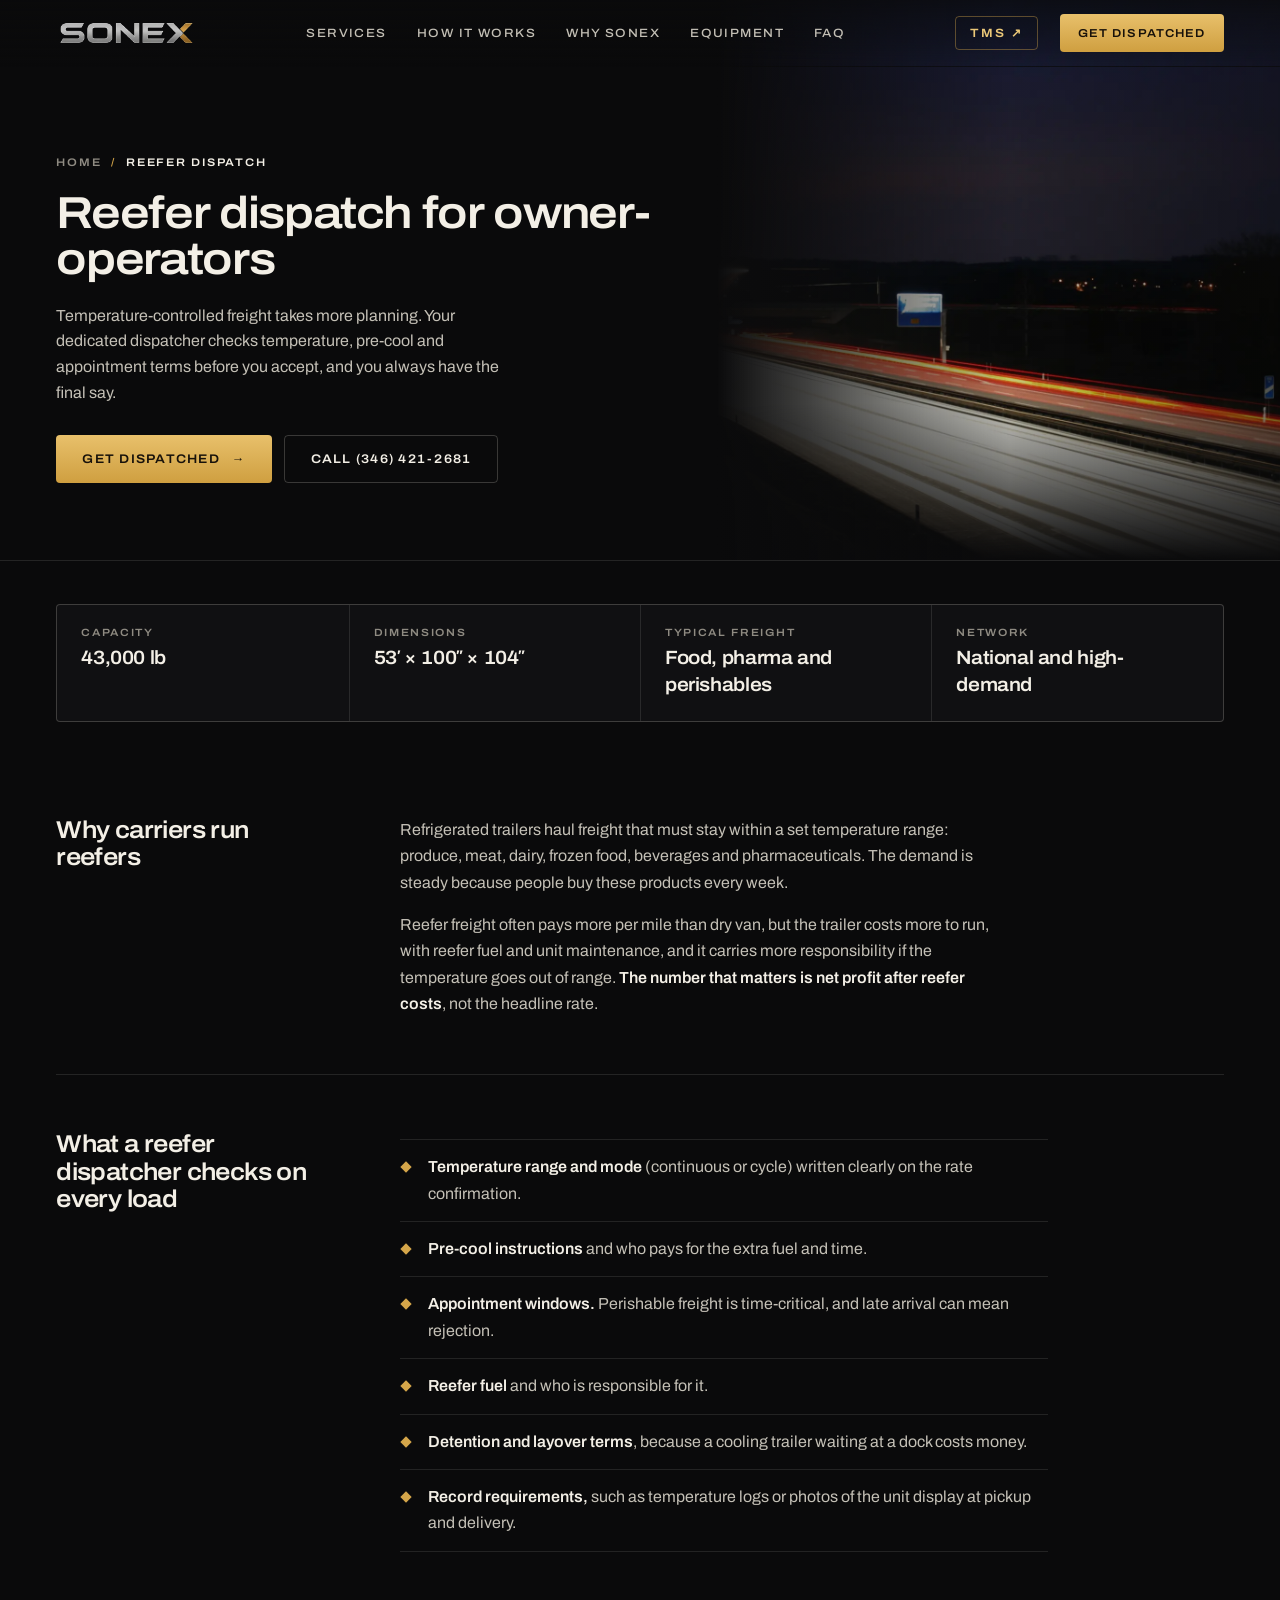
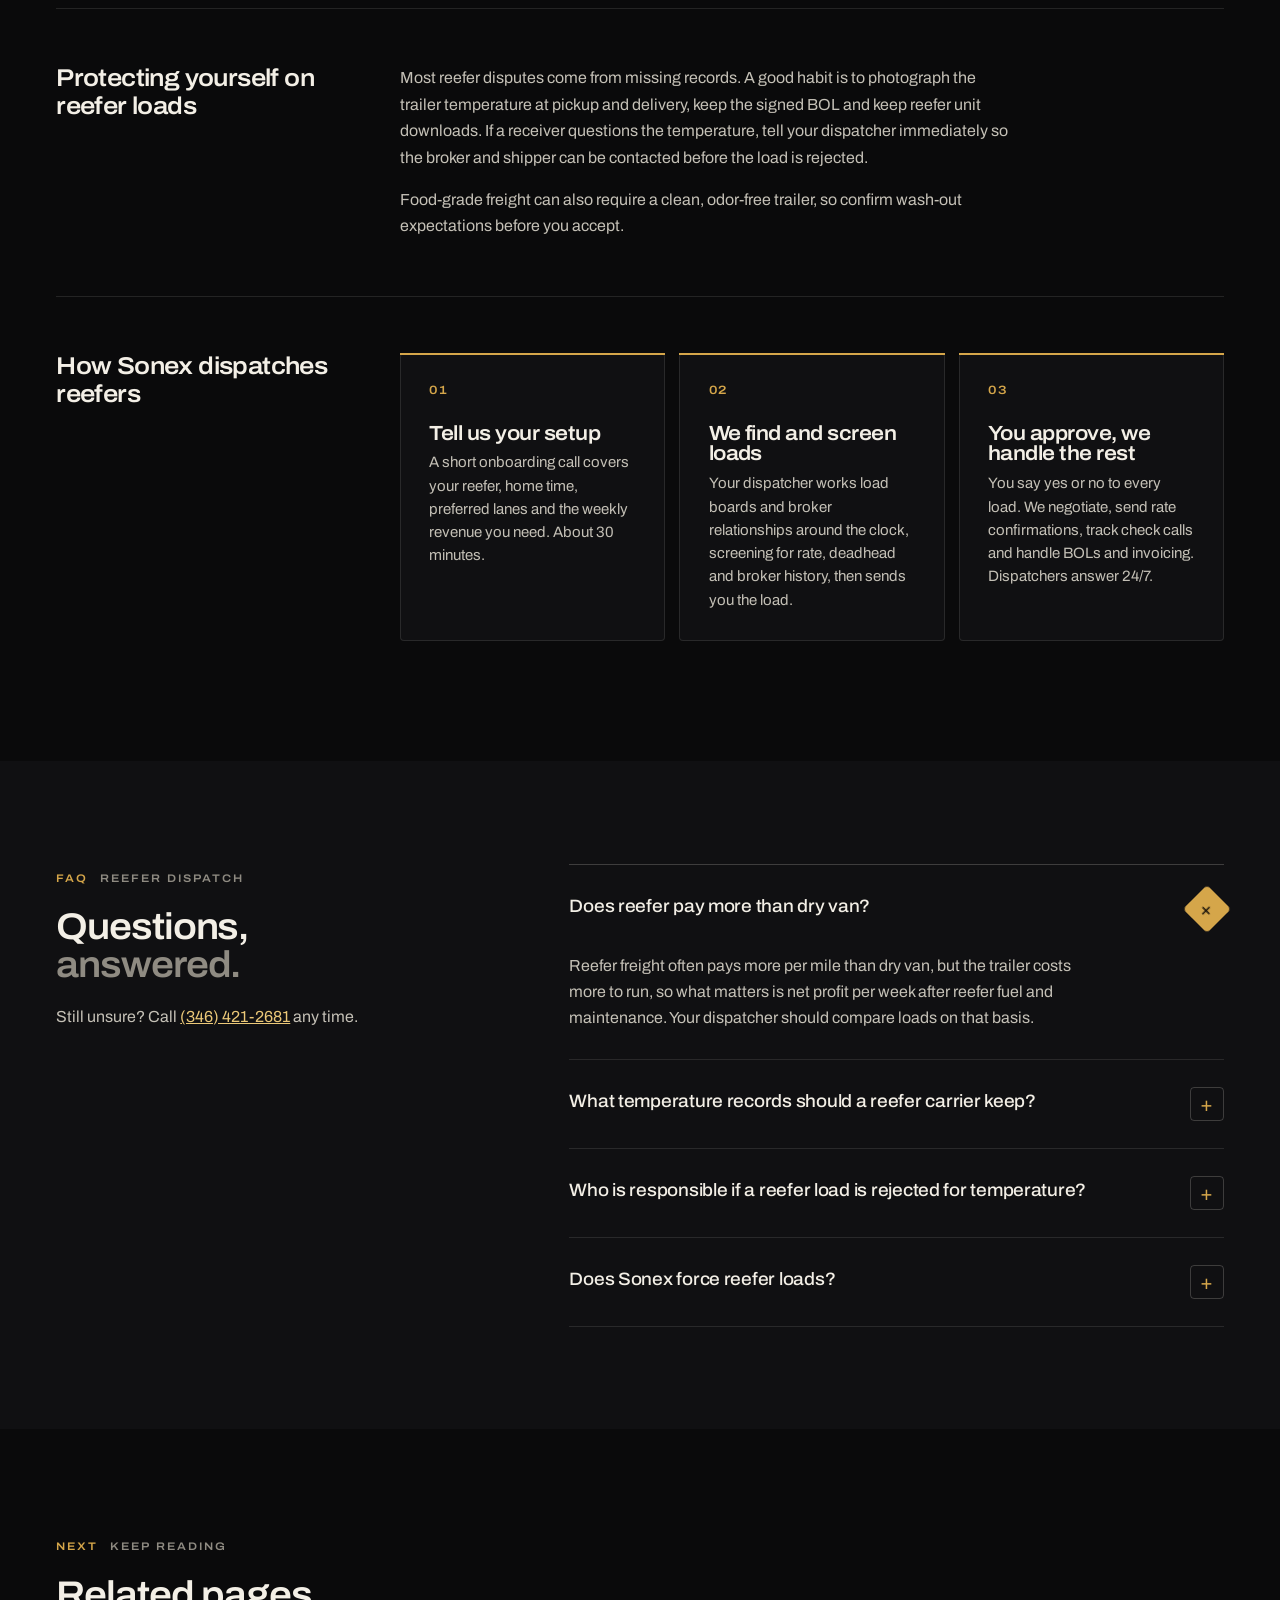
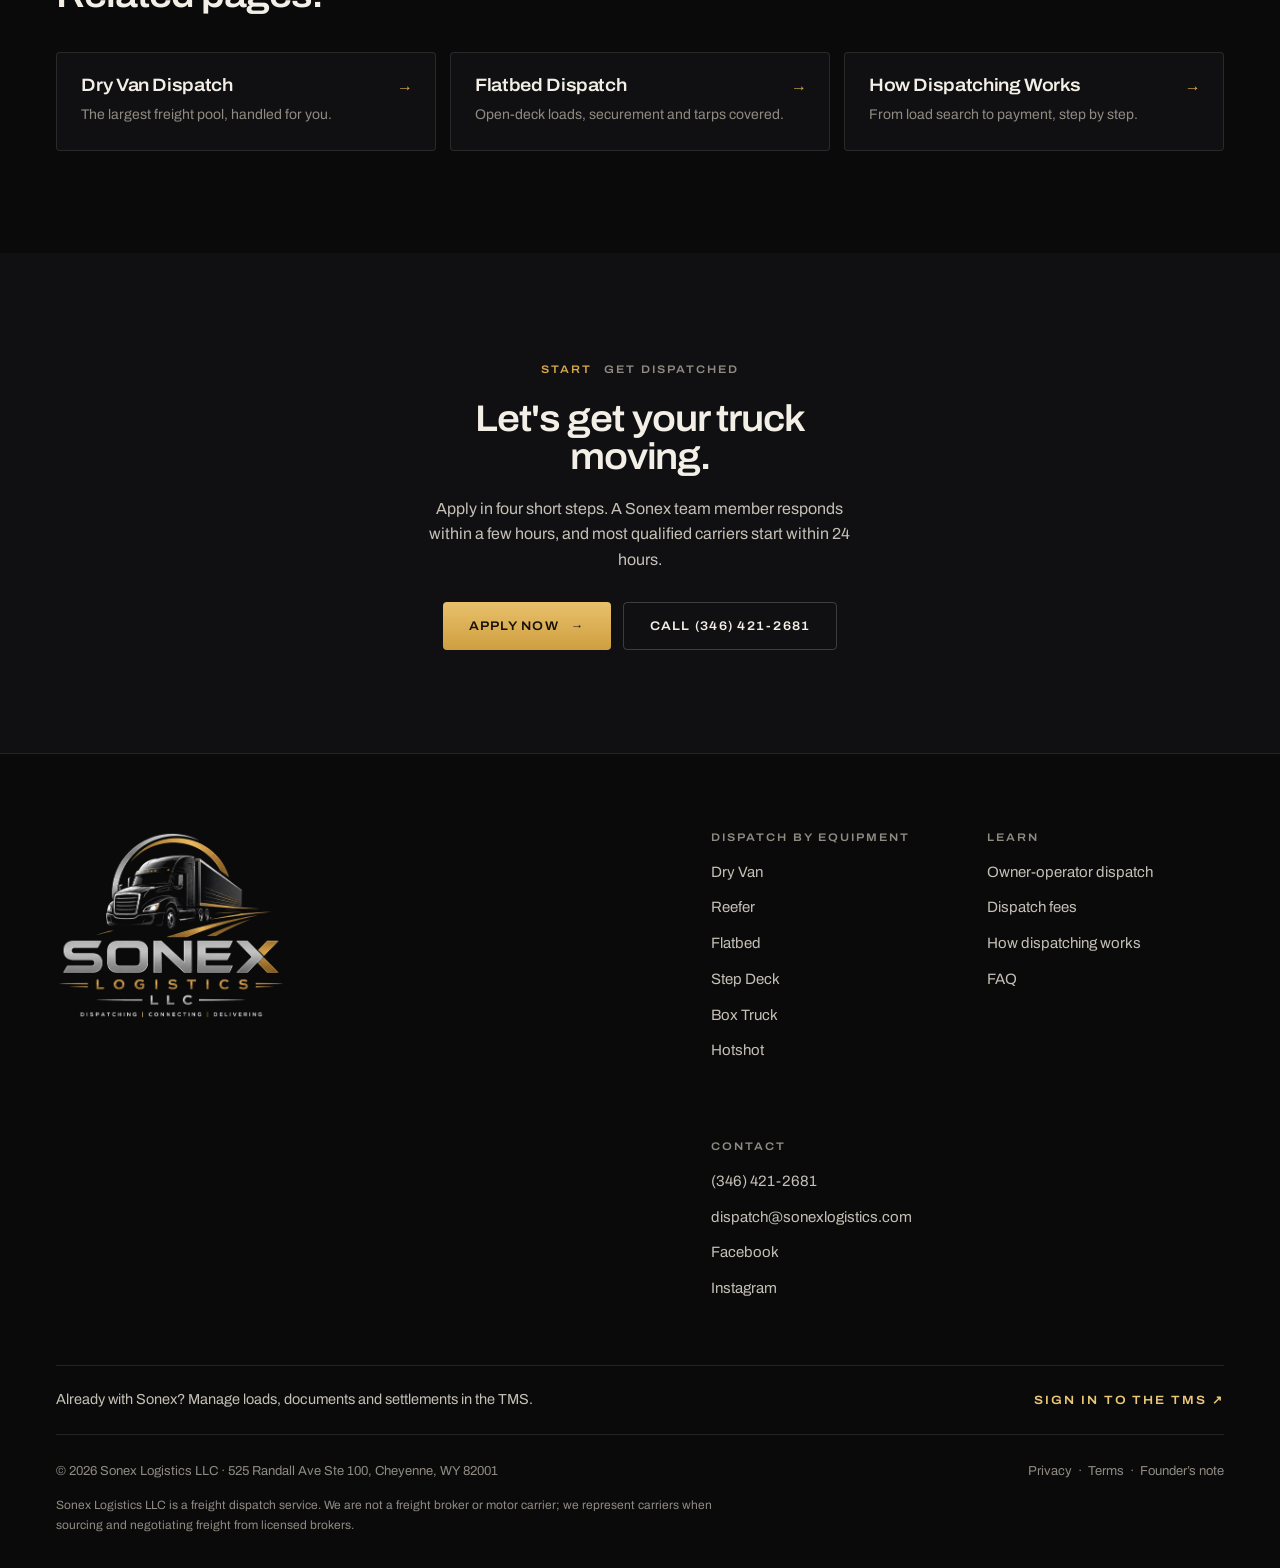
<file: reefer-dispatch.html>
<!DOCTYPE html>
<html lang="en">
<head>
<meta charset="UTF-8" />
<meta name="viewport" content="width=device-width, initial-scale=1" />
<title>Reefer Dispatch Service | Sonex Logistics</title>
<meta name="description" content="Reefer dispatch for owner-operators in all 48 states. Temperature-controlled loads found, rates negotiated, paperwork handled. Call (346) 421-2681." />
<link rel="canonical" href="https://sonexlogistics.com/reefer-dispatch" />
<meta name="robots" content="index,follow,max-image-preview:large,max-snippet:-1,max-video-preview:-1" />
<meta name="author" content="Sonex Logistics LLC" />
<link rel="icon" type="image/png" href="/img/favicon-64.png" />
<link rel="apple-touch-icon" href="/img/favicon.png" />
<meta property="og:site_name" content="Sonex Logistics" /><meta property="og:locale" content="en_US" /><meta property="og:type" content="website" />
<meta property="og:title" content="Reefer Dispatch Service | Sonex Logistics" /><meta property="og:description" content="Reefer dispatch for owner-operators in all 48 states. Temperature-controlled loads found, rates negotiated, paperwork handled. Call (346) 421-2681." /><meta property="og:url" content="https://sonexlogistics.com/reefer-dispatch" />
<meta property="og:image" content="https://sonexlogistics.com/img/og-image.jpg" /><meta property="og:image:width" content="1200" /><meta property="og:image:height" content="630" />
<meta name="twitter:card" content="summary_large_image" /><meta name="twitter:title" content="Reefer Dispatch Service | Sonex Logistics" /><meta name="twitter:description" content="Reefer dispatch for owner-operators in all 48 states. Temperature-controlled loads found, rates negotiated, paperwork handled. Call (346) 421-2681." /><meta name="twitter:image" content="https://sonexlogistics.com/img/og-image.jpg" />
<meta name="theme-color" content="#0a0a0b" />
<link rel="preload" href="/fonts/archivo.woff2" as="font" type="font/woff2" crossorigin />
<link rel="stylesheet" href="/site.css" />
<script type="application/ld+json">{"@context":"https://schema.org","@graph":[{"@type":"WebPage","@id":"https://sonexlogistics.com/reefer-dispatch#webpage","url":"https://sonexlogistics.com/reefer-dispatch","name":"Reefer Dispatch Service | Sonex Logistics","description":"Reefer dispatch for owner-operators in all 48 states. Temperature-controlled loads found, rates negotiated, paperwork handled. Call (346) 421-2681.","inLanguage":"en-US","isPartOf":{"@id":"https://sonexlogistics.com/dispatch#website"},"about":{"@id":"https://sonexlogistics.com/dispatch#organization"},"breadcrumb":{"@id":"https://sonexlogistics.com/reefer-dispatch#breadcrumb"},"speakable":{"@type":"SpeakableSpecification","cssSelector":["h1",".lead","#fqL .q:first-child .a p"]}},{"@type":"BreadcrumbList","@id":"https://sonexlogistics.com/reefer-dispatch#breadcrumb","itemListElement":[{"@type":"ListItem","position":1,"name":"Home","item":"https://sonexlogistics.com/dispatch"},{"@type":"ListItem","position":2,"name":"Reefer Dispatch","item":"https://sonexlogistics.com/reefer-dispatch"}]},{"@type":"Service","@id":"https://sonexlogistics.com/reefer-dispatch#service","name":"Reefer dispatch service","serviceType":"Reefer dispatch service","description":"Reefer dispatch for owner-operators in all 48 states. Temperature-controlled loads found, rates negotiated, paperwork handled. Call (346) 421-2681.","url":"https://sonexlogistics.com/reefer-dispatch","provider":{"@id":"https://sonexlogistics.com/dispatch#organization"},"areaServed":{"@type":"Country","name":"United States","description":"All 48 contiguous states"}},{"@type":"FAQPage","@id":"https://sonexlogistics.com/reefer-dispatch#faq","mainEntity":[{"@type":"Question","name":"Does reefer pay more than dry van?","acceptedAnswer":{"@type":"Answer","text":"Reefer freight often pays more per mile than dry van, but the trailer costs more to run, so what matters is net profit per week after reefer fuel and maintenance. Your dispatcher should compare loads on that basis."}},{"@type":"Question","name":"What temperature records should a reefer carrier keep?","acceptedAnswer":{"@type":"Answer","text":"Requirements are set by the shipper and receiver and written on the rate confirmation. Many ask for the pre-cool temperature and periodic readings, so keep reefer unit downloads and photos of the display at pickup and delivery."}},{"@type":"Question","name":"Who is responsible if a reefer load is rejected for temperature?","acceptedAnswer":{"@type":"Answer","text":"Responsibility depends on the contract and the cause. Keep temperature records and the signed BOL, and tell your dispatcher immediately so the broker and shipper can be contacted before the load is rejected."}},{"@type":"Question","name":"Does Sonex force reefer loads?","acceptedAnswer":{"@type":"Answer","text":"No. Sonex never forces dispatch. Your dispatcher presents each load with its temperature and appointment terms, and you approve or decline it."}}]}]}</script>
</head>
<body>
<a class="skip" href="#main">Skip to content</a>
<header class="nav" id="nav"><div class="w">
  <a class="logo" href="/dispatch" aria-label="Sonex Logistics home"><img src="/img/logo-word.webp" alt="Sonex" width="485" height="76"></a>
  <nav class="lk" id="lk" aria-label="Primary"><a href="/dispatch#services">Services</a><a href="/how-dispatching-works">How it works</a><a href="/dispatch#why">Why Sonex</a><a href="/dispatch#equipment">Equipment</a><a href="/dispatch#faq">FAQ</a></nav>
  <div class="nr">
    <a class="ph" href="tel:+13464212681">(346) 421-2681</a>
    <a class="tms" href="https://dispatch.sonexlogistics.com/sonex/login" aria-label="Sonex TMS sign in">TMS ↗</a>
    <a class="btn gd" href="/dispatch#contact">Get dispatched</a>
    <a class="btn gd mc" href="tel:+13464212681">Call</a>
    <button class="bg" id="bg" aria-label="Menu" aria-expanded="false"><svg width="18" height="18" viewBox="0 0 24 24" fill="none" stroke="#f3efe6" stroke-width="1.8" stroke-linecap="round"><path d="M4 8h16M4 16h16"/></svg></button>
  </div>
</div></header>
<main id="main">
<section class="pgh"><div class="pic"><img src="/img/night.webp" alt="Trucks on a night highway with light trails" style="--p:60% 70%" width="1600" height="1065" fetchpriority="high"></div>
  <div class="w"><div class="tx">
    <nav class="crumb" aria-label="Breadcrumb"><a href="/dispatch">Home</a><span>/</span><b style="color:var(--tx);font-weight:600">Reefer Dispatch</b></nav>
    <h1>Reefer dispatch for owner-operators</h1>
    <p class="lead">Temperature-controlled freight takes more planning. Your dedicated dispatcher checks temperature, pre-cool and appointment terms before you accept, and you always have the final say.</p>
    <div class="cta"><a class="btn gd" href="/dispatch#contact">Get dispatched <span class="ar">→</span></a><a class="btn ol" href="tel:+13464212681">Call (346) 421-2681</a></div>
  </div></div></section>
<section style="padding-block:clamp(28px,3.4vw,48px) 0"><div class="w"><div class="fx rv"><div><small>Capacity</small><b>43,000 lb</b></div><div><small>Dimensions</small><b>53′ × 100″ × 104″</b></div><div><small>Typical freight</small><b>Food, pharma and perishables</b></div><div><small>Network</small><b>National and high-demand</b></div></div></div></section>
<section style="padding-block:clamp(20px,3vw,40px) clamp(40px,5vw,72px)"><div class="w"><div class="sec rv"><h2>Why carriers run reefers</h2><div class="b"><p>Refrigerated trailers haul freight that must stay within a set temperature range: produce, meat, dairy, frozen food, beverages and pharmaceuticals. The demand is steady because people buy these products every week.</p><p>Reefer freight often pays more per mile than dry van, but the trailer costs more to run, with reefer fuel and unit maintenance, and it carries more responsibility if the temperature goes out of range. <strong>The number that matters is net profit after reefer costs</strong>, not the headline rate.</p></div></div><div class="sec rv"><h2>What a reefer dispatcher checks on every load</h2><div class="b"><ul><li><b>Temperature range and mode</b> (continuous or cycle) written clearly on the rate confirmation.</li><li><b>Pre-cool instructions</b> and who pays for the extra fuel and time.</li><li><b>Appointment windows.</b> Perishable freight is time-critical, and late arrival can mean rejection.</li><li><b>Reefer fuel</b> and who is responsible for it.</li><li><b>Detention and layover terms</b>, because a cooling trailer waiting at a dock costs money.</li><li><b>Record requirements,</b> such as temperature logs or photos of the unit display at pickup and delivery.</li></ul></div></div><div class="sec rv"><h2>Protecting yourself on reefer loads</h2><div class="b"><p>Most reefer disputes come from missing records. A good habit is to photograph the trailer temperature at pickup and delivery, keep the signed BOL and keep reefer unit downloads. If a receiver questions the temperature, tell your dispatcher immediately so the broker and shipper can be contacted before the load is rejected.</p><p>Food-grade freight can also require a clean, odor-free trailer, so confirm wash-out expectations before you accept.</p></div></div><div class="sec rv"><h2>How Sonex dispatches reefers</h2><div class="b"><div class="ds"><div><span class="n">01</span><h3>Tell us your setup</h3><p>A short onboarding call covers your reefer, home time, preferred lanes and the weekly revenue you need. About 30 minutes.</p></div><div><span class="n">02</span><h3>We find and screen loads</h3><p>Your dispatcher works load boards and broker relationships around the clock, screening for rate, deadhead and broker history, then sends you the load.</p></div><div><span class="n">03</span><h3>You approve, we handle the rest</h3><p>You say yes or no to every load. We negotiate, send rate confirmations, track check calls and handle BOLs and invoicing. Dispatchers answer 24/7.</p></div></div></div></div></div></section>
<section class="alt" id="faq"><div class="w fq">
  <div><span class="lab"><b>FAQ</b>Reefer Dispatch</span><h2 class="h2">Questions,<br><em>answered.</em></h2><p class="lead">Still unsure? Call <a href="tel:+13464212681" style="color:var(--gold2);text-decoration:underline">(346) 421-2681</a> any time.</p></div>
  <div id="fqL">
<div class="q o"><h3><button type="button" aria-expanded="true" aria-controls="f0">Does reefer pay more than dry van?<i>+</i></button></h3><div class="a" id="f0"><p>Reefer freight often pays more per mile than dry van, but the trailer costs more to run, so what matters is net profit per week after reefer fuel and maintenance. Your dispatcher should compare loads on that basis.</p></div></div>
<div class="q"><h3><button type="button" aria-expanded="false" aria-controls="f1">What temperature records should a reefer carrier keep?<i>+</i></button></h3><div class="a" id="f1"><p>Requirements are set by the shipper and receiver and written on the rate confirmation. Many ask for the pre-cool temperature and periodic readings, so keep reefer unit downloads and photos of the display at pickup and delivery.</p></div></div>
<div class="q"><h3><button type="button" aria-expanded="false" aria-controls="f2">Who is responsible if a reefer load is rejected for temperature?<i>+</i></button></h3><div class="a" id="f2"><p>Responsibility depends on the contract and the cause. Keep temperature records and the signed BOL, and tell your dispatcher immediately so the broker and shipper can be contacted before the load is rejected.</p></div></div>
<div class="q"><h3><button type="button" aria-expanded="false" aria-controls="f3">Does Sonex force reefer loads?<i>+</i></button></h3><div class="a" id="f3"><p>No. Sonex never forces dispatch. Your dispatcher presents each load with its temperature and appointment terms, and you approve or decline it.</p></div></div>
</div>
</div></section>
<section><div class="w"><span class="lab"><b>Next</b>Keep reading</span><h2 class="h2">Related pages.</h2><div class="rel"><a href="/dry-van-dispatch"><i>→</i><b>Dry Van Dispatch</b><span>The largest freight pool, handled for you.</span></a><a href="/flatbed-dispatch"><i>→</i><b>Flatbed Dispatch</b><span>Open-deck loads, securement and tarps covered.</span></a><a href="/how-dispatching-works"><i>→</i><b>How Dispatching Works</b><span>From load search to payment, step by step.</span></a></div></div></section>
<section class="band2 alt"><div class="w"><span class="lab"><b>Start</b>Get dispatched</span><h2 class="h2">Let's get your truck moving.</h2><p class="lead" style="margin-inline:auto">Apply in four short steps. A Sonex team member responds within a few hours, and most qualified carriers start within 24 hours.</p><div class="cta"><a class="btn gd" href="/dispatch#contact">Apply now <span class="ar">→</span></a><a class="btn ol" href="tel:+13464212681">Call (346) 421-2681</a></div></div></section>
</main>
<footer><div class="w">
  <div class="fm"><div><a href="/dispatch"><img src="/img/logo-full.webp" alt="Sonex Logistics LLC. Dispatching, Connecting, Delivering." width="485" height="400" loading="lazy"></a></div>
    <div class="fc"><div><small>Dispatch by equipment</small><a href="/dry-van-dispatch">Dry Van</a><a href="/reefer-dispatch">Reefer</a><a href="/flatbed-dispatch">Flatbed</a><a href="/step-deck-dispatch">Step Deck</a><a href="/box-truck-dispatch">Box Truck</a><a href="/hotshot-dispatch">Hotshot</a></div><div><small>Learn</small><a href="/owner-operator-dispatch">Owner-operator dispatch</a><a href="/dispatch-fees">Dispatch fees</a><a href="/how-dispatching-works">How dispatching works</a><a href="/dispatch#faq">FAQ</a></div><div><small>Contact</small><a href="tel:+13464212681">(346) 421-2681</a><a href="mailto:dispatch@sonexlogistics.com">dispatch@sonexlogistics.com</a><a href="https://www.facebook.com/share/1G1TTiNGNM/" target="_blank" rel="noopener">Facebook</a><a href="https://www.instagram.com/sonexlogisticsllc/" target="_blank" rel="noopener">Instagram</a></div></div></div>
  <div class="fts"><span>Already with Sonex? Manage loads, documents and settlements in the TMS.</span><a href="https://dispatch.sonexlogistics.com/sonex/login">Sign in to the TMS ↗</a></div>
  <div class="fb2"><span>© <span id="yr">2026</span> Sonex Logistics LLC · 525 Randall Ave Ste 100, Cheyenne, WY 82001</span><span><a href="/dispatch#privacy">Privacy</a> &nbsp;·&nbsp; <a href="/dispatch#terms">Terms</a> &nbsp;·&nbsp; <a href="/dispatch#founder">Founder’s note</a></span></div>
  <p class="dc">Sonex Logistics LLC is a freight dispatch service. We are not a freight broker or motor carrier; we represent carriers when sourcing and negotiating freight from licensed brokers.</p>
</div></footer>
<a class="btn gd call" href="tel:+13464212681">Call dispatch</a>
<script>
const $=(s,c=document)=>c.querySelector(s),$$=(s,c=document)=>[...c.querySelectorAll(s)];
$('#bg').onclick=e=>{const o=$('#lk').classList.toggle('o');e.currentTarget.setAttribute('aria-expanded',o)};
const nav=$('#nav'),cb=$('.call');function fx(){const y=scrollY;nav.classList.toggle('s',y>24);cb.classList.toggle('v',y>innerHeight*.9)}
addEventListener('scroll',()=>requestAnimationFrame(fx),{passive:true});requestAnimationFrame(fx);
$('#fqL').addEventListener('click',e=>{const b=e.target.closest('button');if(!b)return;const q=b.closest('.q'),o=q.classList.contains('o');$$('.q').forEach(x=>{x.classList.remove('o');$('button',x).setAttribute('aria-expanded',false)});if(!o){q.classList.add('o');b.setAttribute('aria-expanded',true)}});
$('#yr').textContent=new Date().getFullYear();
const io=new IntersectionObserver(es=>es.forEach(x=>{if(x.isIntersecting){x.target.classList.add('in');io.unobserve(x.target)}}),{threshold:.1});$$('.rv').forEach(el=>io.observe(el));
</script>
</body>
</html>
</file>
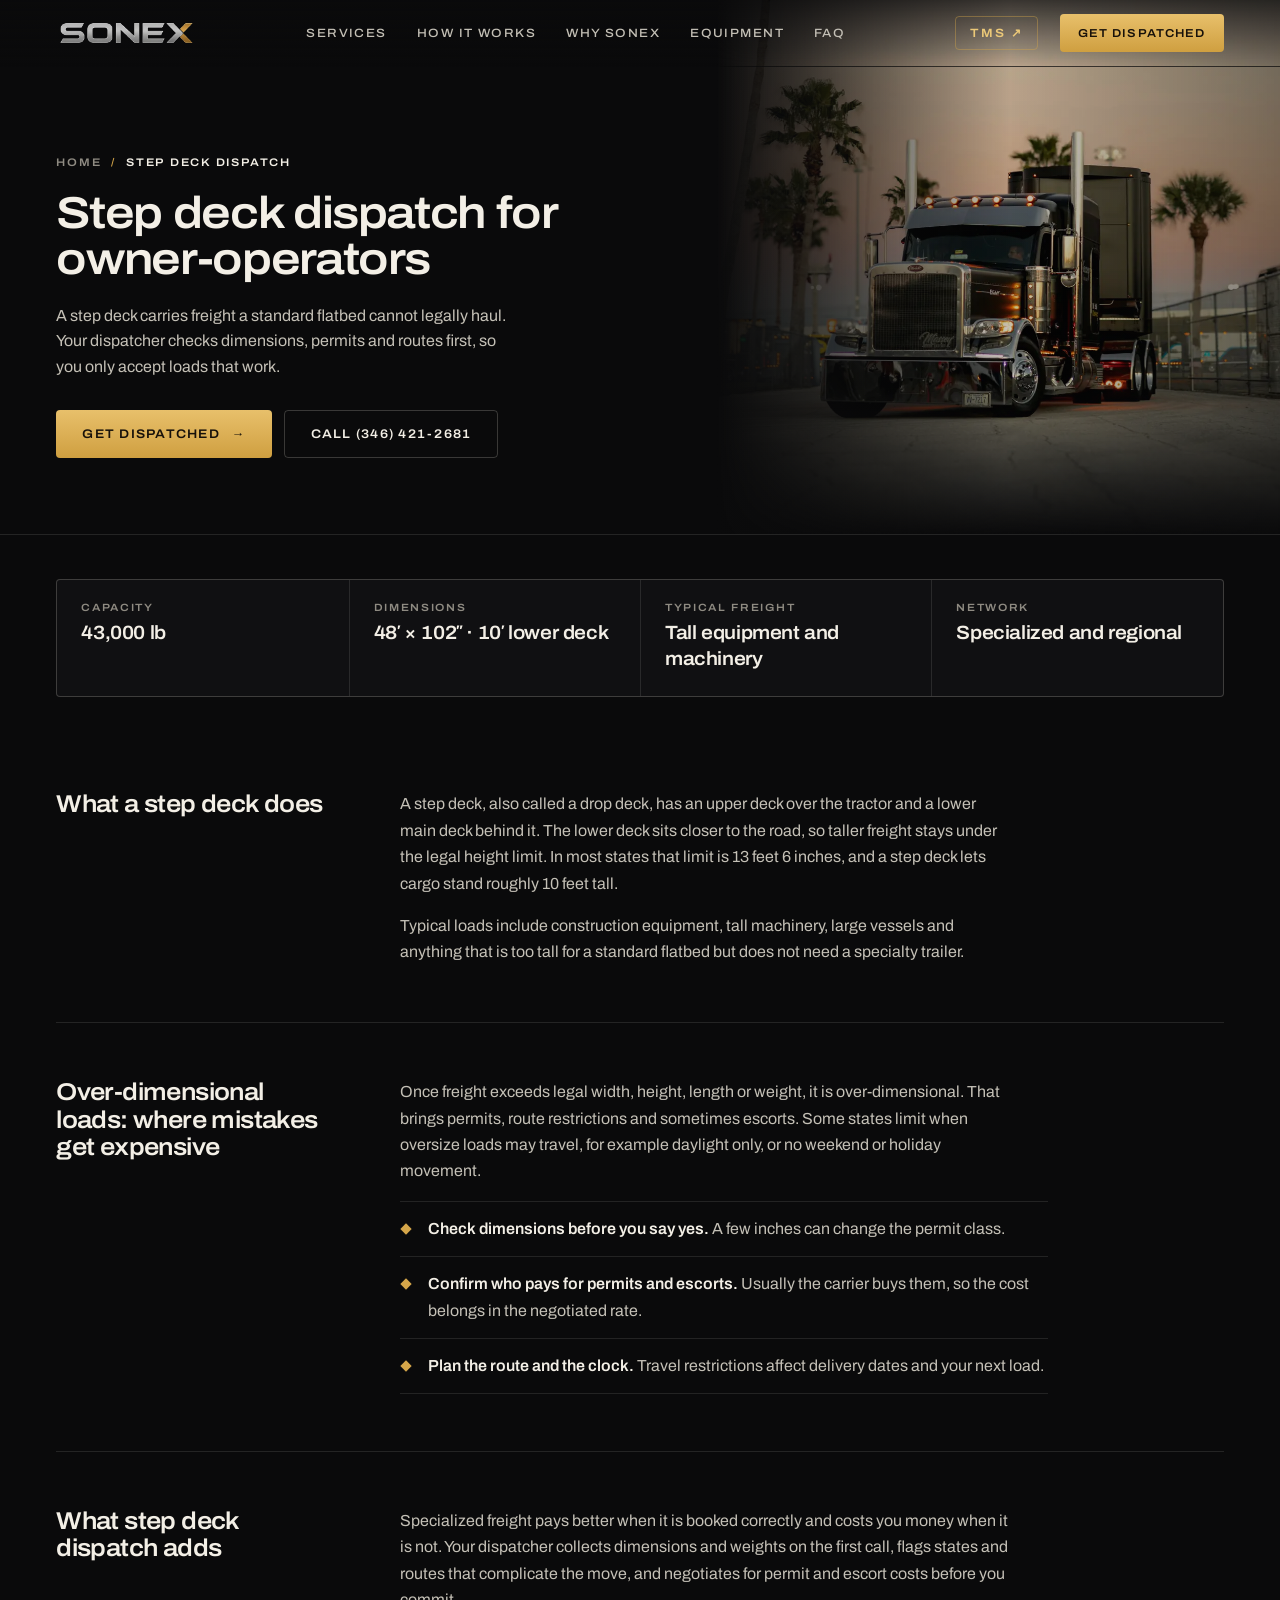
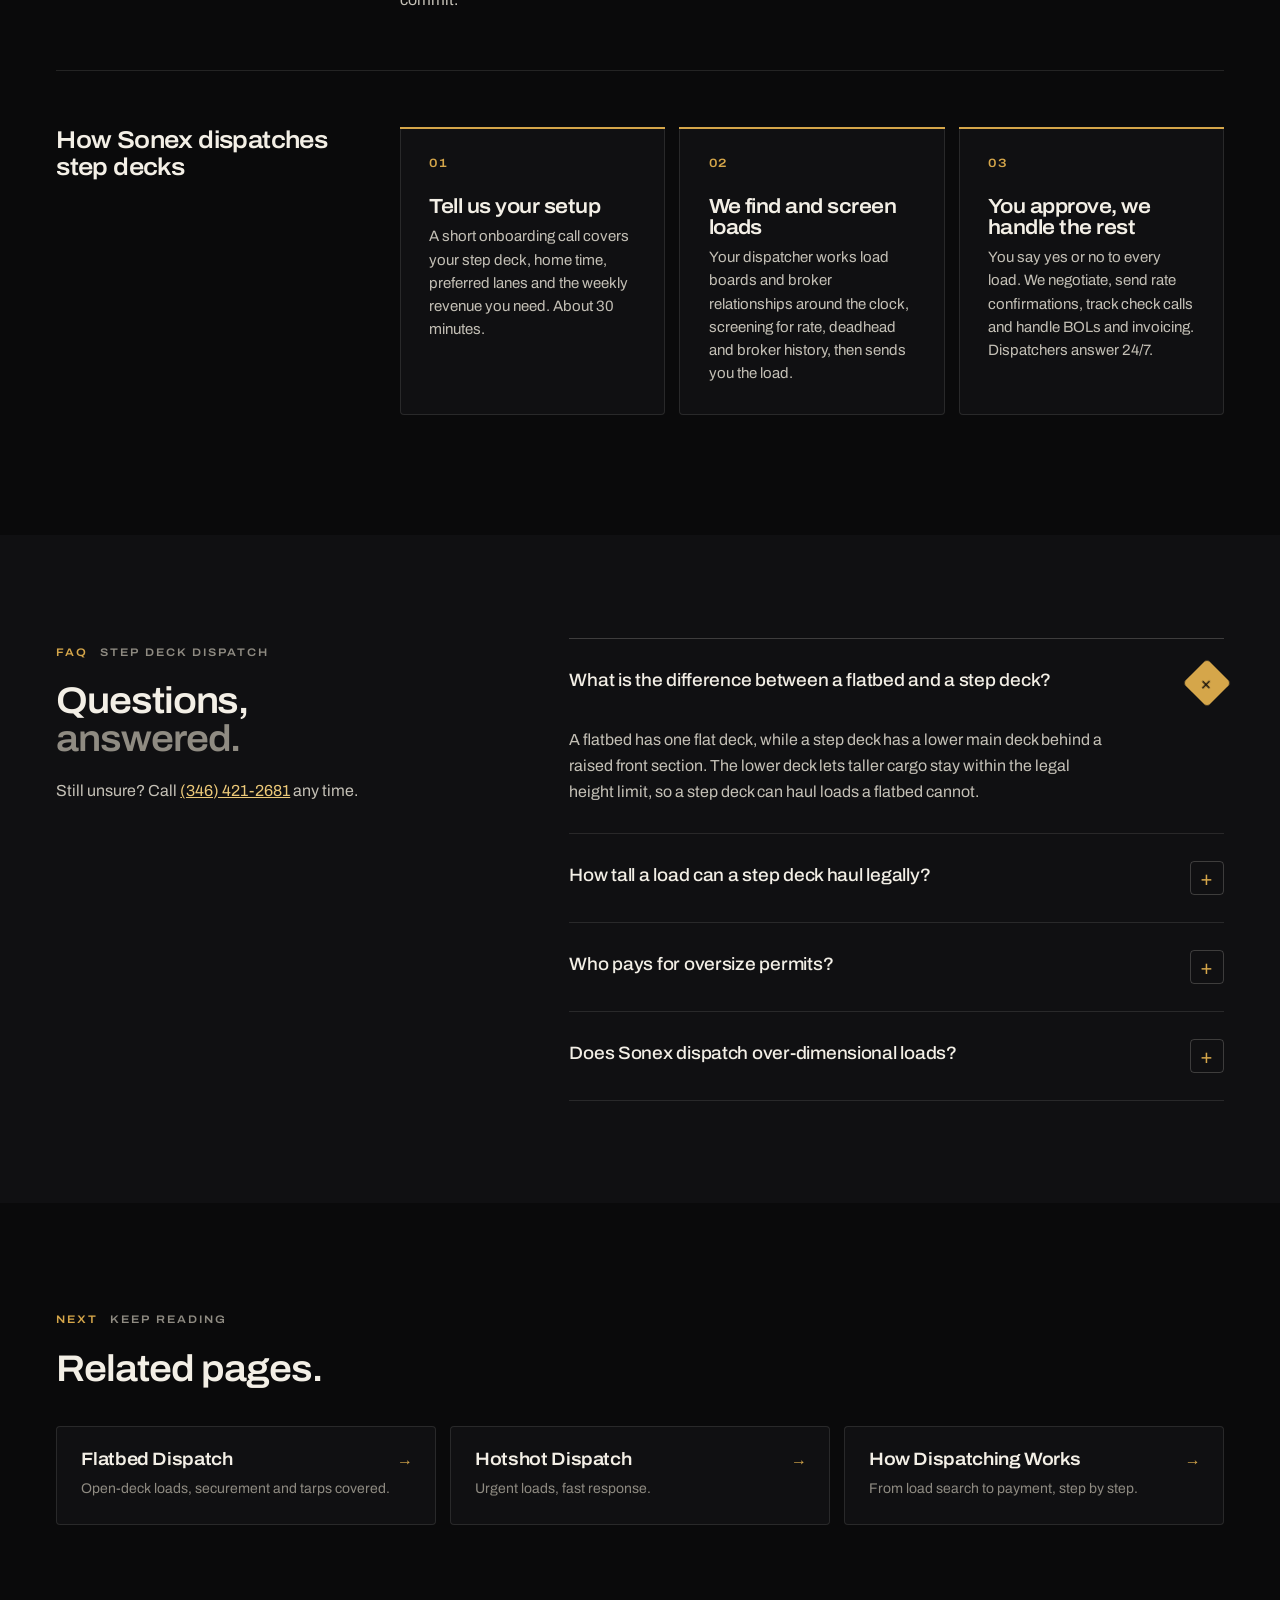
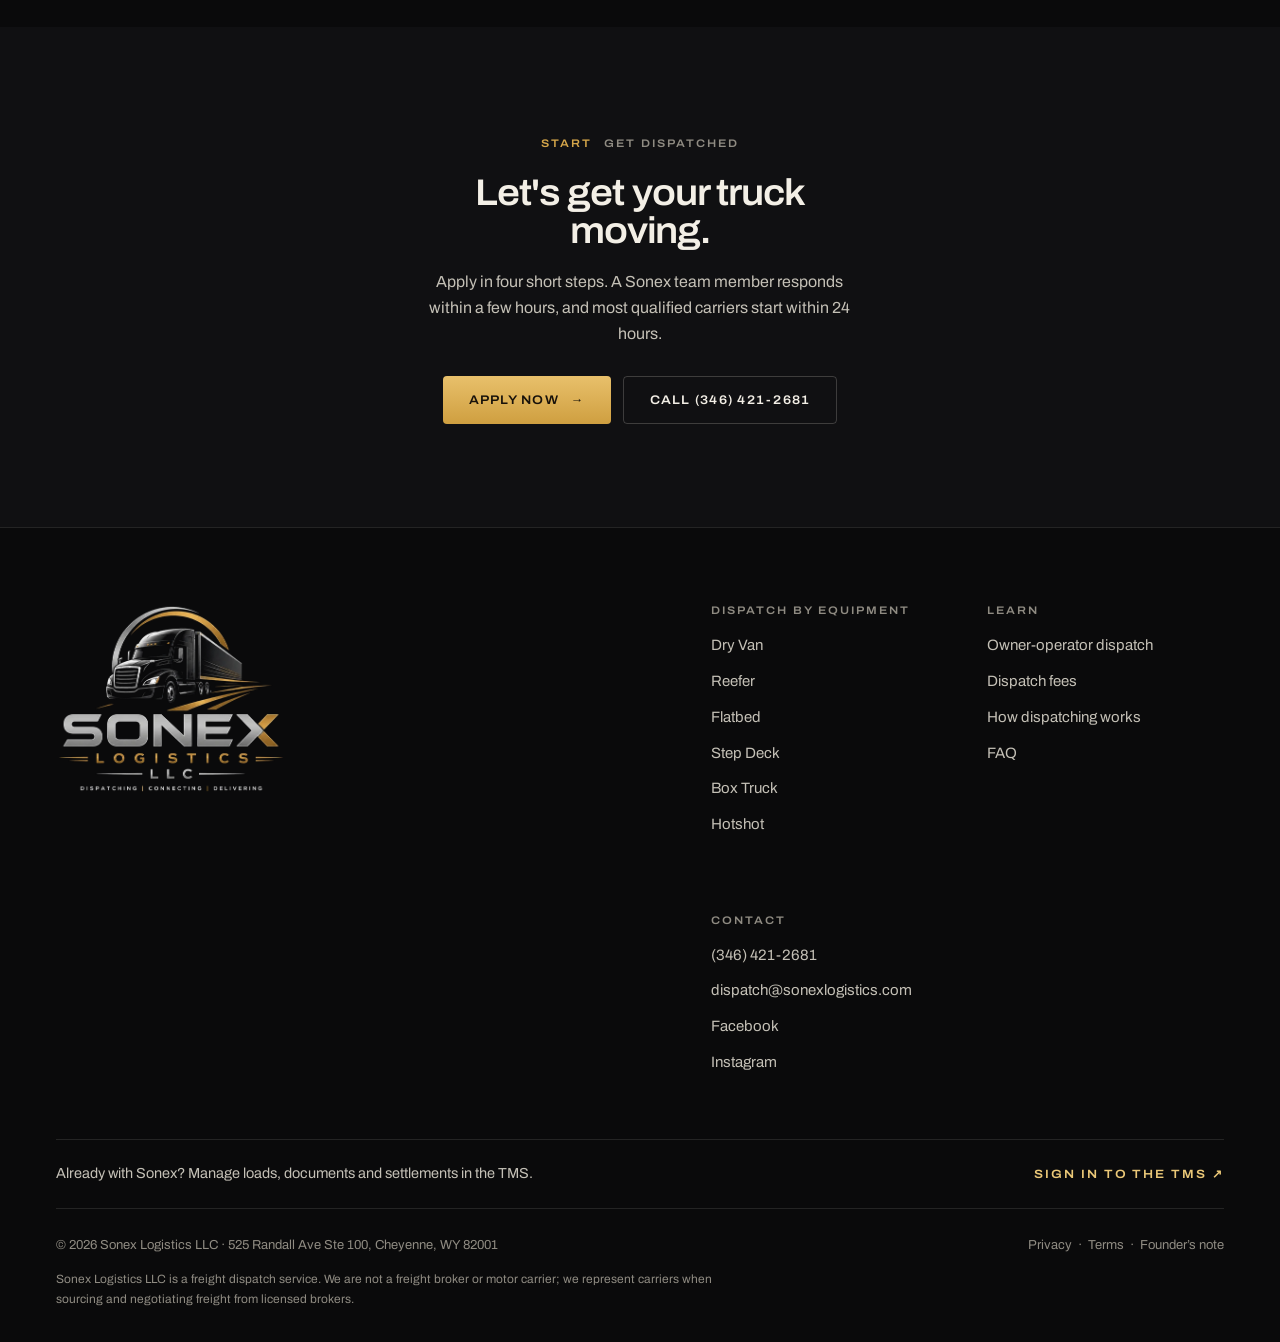
<file: step-deck-dispatch.html>
<!DOCTYPE html>
<html lang="en">
<head>
<meta charset="UTF-8" />
<meta name="viewport" content="width=device-width, initial-scale=1" />
<title>Step Deck Dispatch Service | Sonex Logistics</title>
<meta name="description" content="Step deck dispatch for owner-operators in all 48 states. Tall and heavy loads found, dimensions checked, paperwork handled. Call (346) 421-2681." />
<link rel="canonical" href="https://sonexlogistics.com/step-deck-dispatch" />
<meta name="robots" content="index,follow,max-image-preview:large,max-snippet:-1,max-video-preview:-1" />
<meta name="author" content="Sonex Logistics LLC" />
<link rel="icon" type="image/png" href="/img/favicon-64.png" />
<link rel="apple-touch-icon" href="/img/favicon.png" />
<meta property="og:site_name" content="Sonex Logistics" /><meta property="og:locale" content="en_US" /><meta property="og:type" content="website" />
<meta property="og:title" content="Step Deck Dispatch Service | Sonex Logistics" /><meta property="og:description" content="Step deck dispatch for owner-operators in all 48 states. Tall and heavy loads found, dimensions checked, paperwork handled. Call (346) 421-2681." /><meta property="og:url" content="https://sonexlogistics.com/step-deck-dispatch" />
<meta property="og:image" content="https://sonexlogistics.com/img/og-image.jpg" /><meta property="og:image:width" content="1200" /><meta property="og:image:height" content="630" />
<meta name="twitter:card" content="summary_large_image" /><meta name="twitter:title" content="Step Deck Dispatch Service | Sonex Logistics" /><meta name="twitter:description" content="Step deck dispatch for owner-operators in all 48 states. Tall and heavy loads found, dimensions checked, paperwork handled. Call (346) 421-2681." /><meta name="twitter:image" content="https://sonexlogistics.com/img/og-image.jpg" />
<meta name="theme-color" content="#0a0a0b" />
<link rel="preload" href="/fonts/archivo.woff2" as="font" type="font/woff2" crossorigin />
<link rel="stylesheet" href="/site.css" />
<script type="application/ld+json">{"@context":"https://schema.org","@graph":[{"@type":"WebPage","@id":"https://sonexlogistics.com/step-deck-dispatch#webpage","url":"https://sonexlogistics.com/step-deck-dispatch","name":"Step Deck Dispatch Service | Sonex Logistics","description":"Step deck dispatch for owner-operators in all 48 states. Tall and heavy loads found, dimensions checked, paperwork handled. Call (346) 421-2681.","inLanguage":"en-US","isPartOf":{"@id":"https://sonexlogistics.com/dispatch#website"},"about":{"@id":"https://sonexlogistics.com/dispatch#organization"},"breadcrumb":{"@id":"https://sonexlogistics.com/step-deck-dispatch#breadcrumb"},"speakable":{"@type":"SpeakableSpecification","cssSelector":["h1",".lead","#fqL .q:first-child .a p"]}},{"@type":"BreadcrumbList","@id":"https://sonexlogistics.com/step-deck-dispatch#breadcrumb","itemListElement":[{"@type":"ListItem","position":1,"name":"Home","item":"https://sonexlogistics.com/dispatch"},{"@type":"ListItem","position":2,"name":"Step Deck Dispatch","item":"https://sonexlogistics.com/step-deck-dispatch"}]},{"@type":"Service","@id":"https://sonexlogistics.com/step-deck-dispatch#service","name":"Step deck dispatch service","serviceType":"Step deck dispatch service","description":"Step deck dispatch for owner-operators in all 48 states. Tall and heavy loads found, dimensions checked, paperwork handled. Call (346) 421-2681.","url":"https://sonexlogistics.com/step-deck-dispatch","provider":{"@id":"https://sonexlogistics.com/dispatch#organization"},"areaServed":{"@type":"Country","name":"United States","description":"All 48 contiguous states"}},{"@type":"FAQPage","@id":"https://sonexlogistics.com/step-deck-dispatch#faq","mainEntity":[{"@type":"Question","name":"What is the difference between a flatbed and a step deck?","acceptedAnswer":{"@type":"Answer","text":"A flatbed has one flat deck, while a step deck has a lower main deck behind a raised front section. The lower deck lets taller cargo stay within the legal height limit, so a step deck can haul loads a flatbed cannot."}},{"@type":"Question","name":"How tall a load can a step deck haul legally?","acceptedAnswer":{"@type":"Answer","text":"Most states set a legal height limit of 13 feet 6 inches. Because the lower deck sits close to the road, a step deck can typically carry cargo around 10 feet tall and stay within that limit."}},{"@type":"Question","name":"Who pays for oversize permits?","acceptedAnswer":{"@type":"Answer","text":"Usually the carrier buys the permits and recovers the cost through the negotiated rate. Confirm this on the rate confirmation before you book the load."}},{"@type":"Question","name":"Does Sonex dispatch over-dimensional loads?","acceptedAnswer":{"@type":"Answer","text":"Sonex dispatches step deck owner-operators across the 48 contiguous states. Your dispatcher checks dimensions, permit needs and routes before presenting a load, and you decide whether to accept it."}}]}]}</script>
</head>
<body>
<a class="skip" href="#main">Skip to content</a>
<header class="nav" id="nav"><div class="w">
  <a class="logo" href="/dispatch" aria-label="Sonex Logistics home"><img src="/img/logo-word.webp" alt="Sonex" width="485" height="76"></a>
  <nav class="lk" id="lk" aria-label="Primary"><a href="/dispatch#services">Services</a><a href="/how-dispatching-works">How it works</a><a href="/dispatch#why">Why Sonex</a><a href="/dispatch#equipment">Equipment</a><a href="/dispatch#faq">FAQ</a></nav>
  <div class="nr">
    <a class="ph" href="tel:+13464212681">(346) 421-2681</a>
    <a class="tms" href="https://dispatch.sonexlogistics.com/sonex/login" aria-label="Sonex TMS sign in">TMS ↗</a>
    <a class="btn gd" href="/dispatch#contact">Get dispatched</a>
    <a class="btn gd mc" href="tel:+13464212681">Call</a>
    <button class="bg" id="bg" aria-label="Menu" aria-expanded="false"><svg width="18" height="18" viewBox="0 0 24 24" fill="none" stroke="#f3efe6" stroke-width="1.8" stroke-linecap="round"><path d="M4 8h16M4 16h16"/></svg></button>
  </div>
</div></header>
<main id="main">
<section class="pgh"><div class="pic"><img src="/img/peterbilt.webp" alt="Black chrome Peterbilt semi-truck at sunset" style="--p:50% 60%" width="1600" height="1065" fetchpriority="high"></div>
  <div class="w"><div class="tx">
    <nav class="crumb" aria-label="Breadcrumb"><a href="/dispatch">Home</a><span>/</span><b style="color:var(--tx);font-weight:600">Step Deck Dispatch</b></nav>
    <h1>Step deck dispatch for owner-operators</h1>
    <p class="lead">A step deck carries freight a standard flatbed cannot legally haul. Your dispatcher checks dimensions, permits and routes first, so you only accept loads that work.</p>
    <div class="cta"><a class="btn gd" href="/dispatch#contact">Get dispatched <span class="ar">→</span></a><a class="btn ol" href="tel:+13464212681">Call (346) 421-2681</a></div>
  </div></div></section>
<section style="padding-block:clamp(28px,3.4vw,48px) 0"><div class="w"><div class="fx rv"><div><small>Capacity</small><b>43,000 lb</b></div><div><small>Dimensions</small><b>48′ × 102″ · 10′ lower deck</b></div><div><small>Typical freight</small><b>Tall equipment and machinery</b></div><div><small>Network</small><b>Specialized and regional</b></div></div></div></section>
<section style="padding-block:clamp(20px,3vw,40px) clamp(40px,5vw,72px)"><div class="w"><div class="sec rv"><h2>What a step deck does</h2><div class="b"><p>A step deck, also called a drop deck, has an upper deck over the tractor and a lower main deck behind it. The lower deck sits closer to the road, so taller freight stays under the legal height limit. In most states that limit is 13 feet 6 inches, and a step deck lets cargo stand roughly 10 feet tall.</p><p>Typical loads include construction equipment, tall machinery, large vessels and anything that is too tall for a standard flatbed but does not need a specialty trailer.</p></div></div><div class="sec rv"><h2>Over-dimensional loads: where mistakes get expensive</h2><div class="b"><p>Once freight exceeds legal width, height, length or weight, it is over-dimensional. That brings permits, route restrictions and sometimes escorts. Some states limit when oversize loads may travel, for example daylight only, or no weekend or holiday movement.</p><ul><li><b>Check dimensions before you say yes.</b> A few inches can change the permit class.</li><li><b>Confirm who pays for permits and escorts.</b> Usually the carrier buys them, so the cost belongs in the negotiated rate.</li><li><b>Plan the route and the clock.</b> Travel restrictions affect delivery dates and your next load.</li></ul></div></div><div class="sec rv"><h2>What step deck dispatch adds</h2><div class="b"><p>Specialized freight pays better when it is booked correctly and costs you money when it is not. Your dispatcher collects dimensions and weights on the first call, flags states and routes that complicate the move, and negotiates for permit and escort costs before you commit.</p></div></div><div class="sec rv"><h2>How Sonex dispatches step decks</h2><div class="b"><div class="ds"><div><span class="n">01</span><h3>Tell us your setup</h3><p>A short onboarding call covers your step deck, home time, preferred lanes and the weekly revenue you need. About 30 minutes.</p></div><div><span class="n">02</span><h3>We find and screen loads</h3><p>Your dispatcher works load boards and broker relationships around the clock, screening for rate, deadhead and broker history, then sends you the load.</p></div><div><span class="n">03</span><h3>You approve, we handle the rest</h3><p>You say yes or no to every load. We negotiate, send rate confirmations, track check calls and handle BOLs and invoicing. Dispatchers answer 24/7.</p></div></div></div></div></div></section>
<section class="alt" id="faq"><div class="w fq">
  <div><span class="lab"><b>FAQ</b>Step Deck Dispatch</span><h2 class="h2">Questions,<br><em>answered.</em></h2><p class="lead">Still unsure? Call <a href="tel:+13464212681" style="color:var(--gold2);text-decoration:underline">(346) 421-2681</a> any time.</p></div>
  <div id="fqL">
<div class="q o"><h3><button type="button" aria-expanded="true" aria-controls="f0">What is the difference between a flatbed and a step deck?<i>+</i></button></h3><div class="a" id="f0"><p>A flatbed has one flat deck, while a step deck has a lower main deck behind a raised front section. The lower deck lets taller cargo stay within the legal height limit, so a step deck can haul loads a flatbed cannot.</p></div></div>
<div class="q"><h3><button type="button" aria-expanded="false" aria-controls="f1">How tall a load can a step deck haul legally?<i>+</i></button></h3><div class="a" id="f1"><p>Most states set a legal height limit of 13 feet 6 inches. Because the lower deck sits close to the road, a step deck can typically carry cargo around 10 feet tall and stay within that limit.</p></div></div>
<div class="q"><h3><button type="button" aria-expanded="false" aria-controls="f2">Who pays for oversize permits?<i>+</i></button></h3><div class="a" id="f2"><p>Usually the carrier buys the permits and recovers the cost through the negotiated rate. Confirm this on the rate confirmation before you book the load.</p></div></div>
<div class="q"><h3><button type="button" aria-expanded="false" aria-controls="f3">Does Sonex dispatch over-dimensional loads?<i>+</i></button></h3><div class="a" id="f3"><p>Sonex dispatches step deck owner-operators across the 48 contiguous states. Your dispatcher checks dimensions, permit needs and routes before presenting a load, and you decide whether to accept it.</p></div></div>
</div>
</div></section>
<section><div class="w"><span class="lab"><b>Next</b>Keep reading</span><h2 class="h2">Related pages.</h2><div class="rel"><a href="/flatbed-dispatch"><i>→</i><b>Flatbed Dispatch</b><span>Open-deck loads, securement and tarps covered.</span></a><a href="/hotshot-dispatch"><i>→</i><b>Hotshot Dispatch</b><span>Urgent loads, fast response.</span></a><a href="/how-dispatching-works"><i>→</i><b>How Dispatching Works</b><span>From load search to payment, step by step.</span></a></div></div></section>
<section class="band2 alt"><div class="w"><span class="lab"><b>Start</b>Get dispatched</span><h2 class="h2">Let's get your truck moving.</h2><p class="lead" style="margin-inline:auto">Apply in four short steps. A Sonex team member responds within a few hours, and most qualified carriers start within 24 hours.</p><div class="cta"><a class="btn gd" href="/dispatch#contact">Apply now <span class="ar">→</span></a><a class="btn ol" href="tel:+13464212681">Call (346) 421-2681</a></div></div></section>
</main>
<footer><div class="w">
  <div class="fm"><div><a href="/dispatch"><img src="/img/logo-full.webp" alt="Sonex Logistics LLC. Dispatching, Connecting, Delivering." width="485" height="400" loading="lazy"></a></div>
    <div class="fc"><div><small>Dispatch by equipment</small><a href="/dry-van-dispatch">Dry Van</a><a href="/reefer-dispatch">Reefer</a><a href="/flatbed-dispatch">Flatbed</a><a href="/step-deck-dispatch">Step Deck</a><a href="/box-truck-dispatch">Box Truck</a><a href="/hotshot-dispatch">Hotshot</a></div><div><small>Learn</small><a href="/owner-operator-dispatch">Owner-operator dispatch</a><a href="/dispatch-fees">Dispatch fees</a><a href="/how-dispatching-works">How dispatching works</a><a href="/dispatch#faq">FAQ</a></div><div><small>Contact</small><a href="tel:+13464212681">(346) 421-2681</a><a href="mailto:dispatch@sonexlogistics.com">dispatch@sonexlogistics.com</a><a href="https://www.facebook.com/share/1G1TTiNGNM/" target="_blank" rel="noopener">Facebook</a><a href="https://www.instagram.com/sonexlogisticsllc/" target="_blank" rel="noopener">Instagram</a></div></div></div>
  <div class="fts"><span>Already with Sonex? Manage loads, documents and settlements in the TMS.</span><a href="https://dispatch.sonexlogistics.com/sonex/login">Sign in to the TMS ↗</a></div>
  <div class="fb2"><span>© <span id="yr">2026</span> Sonex Logistics LLC · 525 Randall Ave Ste 100, Cheyenne, WY 82001</span><span><a href="/dispatch#privacy">Privacy</a> &nbsp;·&nbsp; <a href="/dispatch#terms">Terms</a> &nbsp;·&nbsp; <a href="/dispatch#founder">Founder’s note</a></span></div>
  <p class="dc">Sonex Logistics LLC is a freight dispatch service. We are not a freight broker or motor carrier; we represent carriers when sourcing and negotiating freight from licensed brokers.</p>
</div></footer>
<a class="btn gd call" href="tel:+13464212681">Call dispatch</a>
<script>
const $=(s,c=document)=>c.querySelector(s),$$=(s,c=document)=>[...c.querySelectorAll(s)];
$('#bg').onclick=e=>{const o=$('#lk').classList.toggle('o');e.currentTarget.setAttribute('aria-expanded',o)};
const nav=$('#nav'),cb=$('.call');function fx(){const y=scrollY;nav.classList.toggle('s',y>24);cb.classList.toggle('v',y>innerHeight*.9)}
addEventListener('scroll',()=>requestAnimationFrame(fx),{passive:true});requestAnimationFrame(fx);
$('#fqL').addEventListener('click',e=>{const b=e.target.closest('button');if(!b)return;const q=b.closest('.q'),o=q.classList.contains('o');$$('.q').forEach(x=>{x.classList.remove('o');$('button',x).setAttribute('aria-expanded',false)});if(!o){q.classList.add('o');b.setAttribute('aria-expanded',true)}});
$('#yr').textContent=new Date().getFullYear();
const io=new IntersectionObserver(es=>es.forEach(x=>{if(x.isIntersecting){x.target.classList.add('in');io.unobserve(x.target)}}),{threshold:.1});$$('.rv').forEach(el=>io.observe(el));
</script>
</body>
</html>
</file>
<file: site.css>
@font-face{font-family:Archivo;font-weight:400 700;font-stretch:100% 125%;font-display:swap;src:url(fonts/archivo.woff2) format("woff2")}
:root{
  /* 60 / 30 / 10 : near-black base, charcoal surfaces, gold accent */
  --bg:#0a0a0b;--s1:#101012;--s2:#161619;--s3:#1d1d21;
  --tx:#f3efe6;--tx2:#c4c0b6;--mu:#8f8b82;
  --gold:#d5a64a;--gold2:#ebc878;--gold3:#8f6a25;
  --ln:rgba(243,239,230,.11);--ln2:rgba(243,239,230,.2);
  --f:Archivo,"Helvetica Neue",Arial,sans-serif;
  --r:4px;--pad:clamp(20px,4.4vw,72px)
}
*{box-sizing:border-box;margin:0;padding:0}
html{scroll-behavior:smooth;scroll-padding-top:76px;-webkit-text-size-adjust:100%}
body{background:var(--bg);color:var(--tx);font:400 16px/1.65 var(--f);font-stretch:100%;-webkit-font-smoothing:antialiased;overflow-x:hidden}
a{color:inherit;text-decoration:none}img{display:block;max-width:100%}button{font:inherit;color:inherit;background:none;border:0;cursor:pointer}
.w{width:min(1240px,100% - 2*var(--pad));margin-inline:auto}
h1,h2,h3{font-weight:600;line-height:1.02}
.lab{font:600 11px var(--f);font-stretch:112%;letter-spacing:.18em;text-transform:uppercase;color:var(--mu)}
.lab b{color:var(--gold);font-weight:600;margin-right:12px}
section{padding-block:clamp(64px,8vw,120px)}
.alt{background:var(--s1)}
.h2{font-size:clamp(26px,2.9vw,42px);font-stretch:108%;letter-spacing:-.03em;margin-top:18px}
.h2 em{font-style:normal;color:var(--mu)}
.lead{font-size:clamp(16px,1.15vw,18px);color:var(--tx2);max-width:48ch;margin-top:20px;line-height:1.6}
:focus-visible{outline:2px solid var(--gold);outline-offset:3px}
.skip{position:absolute;left:-999px}.skip:focus{left:8px;top:8px;z-index:99;background:#fff;color:#000;padding:10px}
.btn{display:inline-flex;align-items:center;justify-content:center;gap:12px;height:48px;padding:0 26px;border-radius:var(--r);font:600 12.5px var(--f);font-stretch:110%;letter-spacing:.1em;text-transform:uppercase;transition:background .25s,color .25s,border-color .25s,transform .2s;white-space:nowrap}
.btn:active{transform:scale(.98)}
.gd{background:linear-gradient(180deg,#e8c06b,#cf9f40);color:#17110a}.gd:hover{background:linear-gradient(180deg,#f3d083,#dcae52)}
.ol{border:1px solid var(--ln2);color:var(--tx)}.ol:hover{border-color:var(--gold);color:var(--gold2)}
.ar{display:inline-block;transition:transform .25s}.btn:hover .ar{transform:translateX(5px)}

/* NAV */
.nav{position:fixed;inset:0 0 auto;z-index:60;border-bottom:1px solid transparent;transition:background .35s,border-color .35s}
.nav:not(.s){background:linear-gradient(180deg,rgba(10,10,11,.72),rgba(10,10,11,0))}.nav.s{background:rgba(10,10,11,.88);backdrop-filter:blur(14px);border-color:var(--ln)}
.nav .w{display:flex;align-items:center;justify-content:space-between;height:66px;gap:24px}
.nav .logo{flex:none}.nav .logo img{height:22px;width:auto;flex:none;max-width:none}
.lk{display:flex;gap:30px;white-space:nowrap;font:500 12px var(--f);font-stretch:110%;letter-spacing:.12em;text-transform:uppercase;color:var(--tx2)}.lk a:hover{color:var(--gold2)}
.nr{display:flex;align-items:center;gap:22px}
.ph{white-space:nowrap;font:500 14px var(--f);font-stretch:108%;letter-spacing:.04em;color:var(--tx2)}.ph:hover{color:var(--tx)}
.tms{white-space:nowrap;font:600 12px var(--f);font-stretch:112%;letter-spacing:.16em;text-transform:uppercase;color:var(--gold2);border:1px solid rgba(213,166,74,.4);padding:9px 14px;border-radius:var(--r);transition:.2s}.tms:hover{background:rgba(213,166,74,.12);border-color:var(--gold)}
.nr .btn{height:38px;padding:0 18px;font-size:11.5px}
.bg{display:none;width:42px;height:42px;border:1px solid var(--ln2);border-radius:var(--r);place-items:center}
.nr .btn.mc{display:none}
@media(max-width:1180px){.lk{position:fixed;inset:72px 0 auto;background:rgba(10,10,11,.99);flex-direction:column;gap:0;padding:6px var(--pad) 26px;font-size:17px;display:none}.lk.o{display:flex}.lk a{padding:18px 0;border-bottom:1px solid var(--ln)}.bg{display:grid}.nr .ph,.nr .btn.gd:not(.mc){display:none}.nr .btn.mc{display:inline-flex}}

/* HERO: text on solid black, photo fades in from the right */
.hero{position:relative;min-height:100svh;padding:0;display:flex;flex-direction:column;justify-content:space-between;isolation:isolate;overflow:hidden;background:var(--bg)}
.hero .pic{position:absolute;top:0;right:0;bottom:0;width:62%;z-index:-1;overflow:hidden}
.hero .pic img{width:100%;height:100%;object-fit:cover;object-position:14% 50%;transform:scale(1.07);animation:kb 20s cubic-bezier(.2,.6,.2,1) forwards}
@keyframes kb{to{transform:scale(1)}}
.hero .pic::after{content:"";position:absolute;inset:0;background:linear-gradient(90deg,var(--bg) 0,rgba(10,10,11,.86) 10%,rgba(10,10,11,.45) 22%,rgba(10,10,11,.12) 32%,transparent 40%),linear-gradient(0deg,rgba(10,10,11,.95) 0,rgba(10,10,11,0) 38%),linear-gradient(180deg,rgba(10,10,11,.5),transparent 24%)}
.hero .tp{padding-top:clamp(104px,15vh,180px)}.hero .tpi{max-width:min(54%,700px)}
.hero h1{font-size:clamp(30px,3.7vw,56px);font-stretch:116%;letter-spacing:-.025em;line-height:.98;text-transform:uppercase;margin:28px 0 0}
.hero h1 span{color:var(--gold)}
.hero .sb{font-size:clamp(16px,1.3vw,19px);color:var(--tx2);margin:22px 0 30px;max-width:34ch;line-height:1.5}
.cta{display:flex;flex-wrap:wrap;gap:12px}
.st{display:grid;grid-template-columns:repeat(4,1fr);margin-top:clamp(40px,7vh,84px);border-top:1px solid var(--ln2)}
.st div{padding:24px 24px 30px 0}.st div+div{padding-left:26px;border-left:1px solid var(--ln)}
.st b{display:block;font:600 clamp(26px,3vw,44px)/1 var(--f);font-stretch:116%;letter-spacing:-.03em;color:var(--tx)}
.st span{display:block;font:600 10.5px var(--f);font-stretch:112%;letter-spacing:.18em;text-transform:uppercase;color:var(--mu);margin-top:12px}
@media(max-width:1000px){
  .hero .pic img{animation:none;transform:none}
  .hero .pic{width:100%;height:58svh;bottom:auto}
  .hero .pic::after{background:linear-gradient(180deg,rgba(10,10,11,.55) 0,transparent 22%,transparent 52%,var(--bg) 100%)}
  .hero .pic img{object-position:38% 50%}
  .hero .tp{padding-top:calc(58svh - 120px)}.hero .tpi{max-width:none}
  .st{grid-template-columns:1fr 1fr}.st div:nth-child(3){border-left:0;padding-left:0}.st div:nth-child(n+3){border-top:1px solid var(--ln)}}

/* TICKER */
.tk{overflow:hidden;background:var(--s1);border-block:1px solid var(--ln);padding:21px 0}
.tk div{display:flex;gap:46px;width:max-content;animation:tk 44s linear infinite;font:600 12px var(--f);font-stretch:115%;letter-spacing:.24em;text-transform:uppercase;color:var(--mu)}
.tk span::after{content:"";display:inline-block;width:5px;height:5px;background:var(--gold);transform:rotate(45deg);margin-left:46px;vertical-align:middle}
@keyframes tk{to{transform:translateX(-50%)}}

/* STOP / HANDLE */
.shd{max-width:640px;margin-bottom:clamp(30px,3.6vw,48px)}
.cmp{display:grid;grid-template-columns:1fr 1fr;gap:14px}
.cm{border:1px solid var(--ln);border-radius:var(--r);padding:clamp(22px,2.4vw,34px);background:var(--s1);position:relative}
.cm h3{font:600 11px var(--f);font-stretch:112%;letter-spacing:.18em;text-transform:uppercase;margin-bottom:8px;color:var(--mu)}
.cm ul{list-style:none}
.cm li{display:flex;gap:14px;align-items:center;min-height:62px;padding:12px 0;border-top:1px solid var(--ln);font-size:clamp(15px,1.2vw,17px);line-height:1.4}
.cm li::before{content:"";flex:none;width:22px;height:22px;border-radius:50%;background-repeat:no-repeat;background-position:center;background-size:12px}
.cm-a li{color:var(--mu)}
.cm-a li::before{border:1px solid var(--ln2);background-image:url("data:image/svg+xml,%3Csvg xmlns='http://www.w3.org/2000/svg' viewBox='0 0 24 24' fill='none' stroke='%238f8b82' stroke-width='2.6' stroke-linecap='round'%3E%3Cpath d='M6 6l12 12M18 6L6 18'/%3E%3C/svg%3E")}
.cm-b{background:var(--s2);border-color:rgba(213,166,74,.42)}
.cm-b::before{content:"";position:absolute;left:-1px;right:-1px;top:-1px;height:2px;background:var(--gold)}
.cm-b h3{color:var(--gold)}
.cm-b li{color:var(--tx)}
.cm-b li::before{background-color:var(--gold);background-image:url("data:image/svg+xml,%3Csvg xmlns='http://www.w3.org/2000/svg' viewBox='0 0 24 24' fill='none' stroke='%2317110a' stroke-width='3' stroke-linecap='round' stroke-linejoin='round'%3E%3Cpath d='M5 12.5l4.5 4.5L19 7.5'/%3E%3C/svg%3E")}
.shc{display:flex;justify-content:space-between;align-items:center;gap:20px;flex-wrap:wrap;margin-top:clamp(26px,3vw,40px);color:var(--tx2)}
@media(max-width:800px){.cmp{grid-template-columns:1fr}}
/* HOW */
.hw{display:grid;grid-template-columns:.85fr 1.15fr;gap:clamp(30px,7vw,120px);align-items:start}
.sk{position:sticky;top:112px}
.drv{margin-top:44px;border-radius:var(--r);overflow:hidden;aspect-ratio:4/3;border:1px solid var(--ln)}.drv img{width:100%;height:100%;object-fit:cover;object-position:60% 30%}
.drv+small{display:block;margin-top:12px;font:500 12px var(--f);font-stretch:108%;letter-spacing:.14em;text-transform:uppercase;color:var(--mu)}
.stp{border-top:1px solid var(--ln2)}
.stp>div{display:grid;grid-template-columns:clamp(74px,9vw,150px) 1fr;gap:20px;padding:clamp(36px,4.4vw,60px) 0;border-bottom:1px solid var(--ln);opacity:.7;transition:opacity .5s}
.stp>div.on{opacity:1}
.stp .n{font:600 clamp(34px,3.8vw,56px)/.9 var(--f);font-stretch:116%;letter-spacing:-.04em;color:var(--gold)}
.stp h3{font-size:clamp(21px,2vw,28px);font-stretch:110%;letter-spacing:-.03em;margin-bottom:14px}.stp p{color:var(--tx2);max-width:42ch}
.stp em{display:inline-block;margin-top:20px;font:600 11px var(--f);font-stretch:112%;letter-spacing:.18em;text-transform:uppercase;font-style:normal;color:var(--gold2);border:1px solid rgba(213,166,74,.4);padding:7px 12px;border-radius:var(--r)}
@media(max-width:900px){.hw{grid-template-columns:1fr}.sk{position:static}.stp>div{opacity:1}.drv{display:none}.drv+small{display:none}}

/* SERVICES */
.sv-h{display:flex;justify-content:space-between;align-items:end;gap:40px;flex-wrap:wrap;margin-bottom:clamp(36px,5vw,64px)}
.sv-r{display:flex;flex-direction:column;gap:26px;align-items:flex-start}
.arw{display:flex;gap:10px}
.arw button{width:54px;height:54px;border:1px solid var(--ln2);border-radius:var(--r);display:grid;place-items:center;font-size:20px;color:var(--tx);transition:.25s}
.arw button:hover{border-color:var(--gold);color:var(--gold2);background:rgba(213,166,74,.08)}
.arw button:disabled{opacity:.3;pointer-events:none}
.rail{display:flex;gap:14px;overflow-x:auto;scroll-snap-type:x mandatory;scrollbar-width:none;-webkit-overflow-scrolling:touch;padding:0 max(var(--pad),calc((100vw - 1360px)/2)) 6px;scroll-padding-left:max(var(--pad),calc((100vw - 1360px)/2))}
.rail::-webkit-scrollbar{display:none}
.cd{position:relative;flex:none;width:clamp(272px,26vw,404px);aspect-ratio:3/4.1;scroll-snap-align:start;border-radius:var(--r);overflow:hidden;border:1px solid var(--ln);background:#000;display:flex;flex-direction:column;justify-content:space-between;padding:clamp(22px,2vw,30px);isolation:isolate}
.cd img{position:absolute;inset:0;width:100%;height:100%;object-fit:cover;object-position:var(--p,50% 50%);transform:scale(var(--s,1));transform-origin:var(--p,50% 50%);z-index:-2;transition:transform 1.1s cubic-bezier(.2,.8,.2,1);filter:saturate(.92)}
.cd:hover img{transform:scale(calc(var(--s,1)*1.06))}
.cd::before{content:"";position:absolute;inset:0;z-index:-1;background:linear-gradient(180deg,rgba(10,10,11,.62) 0,rgba(10,10,11,0) 30%,rgba(10,10,11,.5) 52%,rgba(10,10,11,.96) 100%)}
.cd::after{content:"";position:absolute;left:0;right:0;bottom:0;height:3px;background:var(--gold);transform:scaleX(0);transform-origin:left;transition:transform .55s cubic-bezier(.2,.8,.2,1)}
.cd:hover::after{transform:scaleX(1)}
.cd .n{font:600 13px var(--f);font-stretch:118%;letter-spacing:.16em;color:var(--gold2)}
.cd h3{font-size:clamp(20px,1.7vw,24px);font-stretch:112%;letter-spacing:-.035em;margin-bottom:12px;line-height:1.02}
.cd p{color:var(--tx2);font-size:14.5px;max-width:28ch;line-height:1.5}
.rp{height:2px;background:var(--ln);margin:30px max(var(--pad),calc((100vw - 1360px)/2)) 0;position:relative}.rp i{position:absolute;left:0;top:0;height:100%;width:30%;background:var(--gold);transition:left .15s linear}

/* PHOTO BANDS */
.bd{position:relative;min-height:90vh;padding:0;display:flex;align-items:flex-end;overflow:hidden;isolation:isolate}
.bd img{position:absolute;inset:-6% 0;width:100%;height:112%;object-fit:cover;z-index:-2}
.bd::before{content:"";position:absolute;inset:0;z-index:-1;background:linear-gradient(0deg,rgba(10,10,11,.97),rgba(10,10,11,.2) 62%,rgba(10,10,11,.55))}
.bd .w{padding-block:clamp(56px,9vw,128px)}
.bd h2{font-size:clamp(28px,4.4vw,64px);font-stretch:116%;letter-spacing:-.03em;line-height:.96;text-transform:uppercase;max-width:11ch}
.bd p{font-size:clamp(16px,1.3vw,19px);color:var(--tx2);margin-top:28px;max-width:32ch;line-height:1.45}
.bd .cta{margin-top:34px}
@media(min-width:901px){.bd.top{align-items:flex-start}.bd.top .w{padding-top:clamp(110px,16vh,190px)}.bd.top::before{background:linear-gradient(180deg,rgba(10,10,11,.88),rgba(10,10,11,.15) 55%,rgba(10,10,11,.6))}}
@media(max-width:1380px){.nr .ph{display:none}}
.bd.c{align-items:center;text-align:center;min-height:78vh}.bd.c h2{margin-inline:auto;max-width:15ch}.bd.c p{margin-inline:auto}.bd.c .cta{justify-content:center}

/* WHY */
.wy{display:grid;grid-template-columns:.8fr 1.2fr;gap:clamp(30px,6vw,110px);align-items:start}
.wy figure{position:sticky;top:100px;border-radius:var(--r);overflow:hidden;aspect-ratio:4/5;border:1px solid var(--ln)}
.wy figure img{width:100%;height:100%;object-fit:cover}
.wy figcaption{position:absolute;left:0;right:0;bottom:0;padding:48px 20px 18px;background:linear-gradient(0deg,rgba(10,10,11,.9),transparent);font:600 11.5px var(--f);font-stretch:112%;letter-spacing:.2em;text-transform:uppercase;color:var(--tx)}
.wl{border-top:1px solid var(--ln2);margin-top:clamp(34px,4vw,56px)}
.wl>div{display:grid;grid-template-columns:64px 1fr;gap:14px;padding:clamp(26px,2.8vw,38px) 0;border-bottom:1px solid var(--ln)}
.wl .n{font:600 14px var(--f);font-stretch:118%;letter-spacing:.14em;color:var(--gold);padding-top:9px}
.wl h3{font-size:clamp(20px,1.8vw,25px);font-stretch:110%;letter-spacing:-.03em;margin-bottom:10px}.wl p{color:var(--tx2);max-width:46ch}
@media(max-width:900px){.wy{grid-template-columns:1fr}.wy figure{position:relative;top:0;aspect-ratio:16/11}}

/* CALC */
.cg{display:grid;grid-template-columns:1fr 1fr;gap:clamp(30px,6vw,110px);align-items:center}
.cc{border:1px solid var(--ln2);border-radius:var(--r);padding:clamp(26px,3.6vw,52px);background:var(--bg)}
.sl{margin-bottom:36px}.sr{display:flex;justify-content:space-between;align-items:baseline;margin-bottom:18px;color:var(--tx2);font-size:15px}.sr output{font:600 clamp(22px,2vw,28px)/1 var(--f);font-stretch:114%;letter-spacing:-.03em;color:var(--tx)}
input[type=range]{-webkit-appearance:none;appearance:none;width:100%;height:2px;background:linear-gradient(90deg,var(--gold) var(--p,50%),rgba(243,239,230,.2) var(--p,50%));outline:0}
input[type=range]::-webkit-slider-thumb{-webkit-appearance:none;width:22px;height:22px;border-radius:50%;background:var(--gold2);border:4px solid var(--bg);box-shadow:0 0 0 1px var(--gold);cursor:grab}
input[type=range]::-moz-range-thumb{width:16px;height:16px;border-radius:50%;background:var(--gold2);border:3px solid var(--bg);outline:1px solid var(--gold);cursor:grab}
.rs{display:grid;grid-template-columns:1fr 1fr;border-top:1px solid var(--ln);padding-top:30px}.rs div+div{padding-left:26px;border-left:1px solid var(--ln)}
.rs small{font:600 11px var(--f);font-stretch:112%;letter-spacing:.18em;text-transform:uppercase;color:var(--mu)}.rs b{display:block;font:600 clamp(24px,2.6vw,38px)/1.05 var(--f);font-stretch:114%;letter-spacing:-.04em;margin-top:10px}
.up{margin-top:28px;padding:20px 22px;border:1px solid rgba(213,166,74,.4);background:rgba(213,166,74,.07);border-radius:var(--r);display:flex;justify-content:space-between;align-items:center;gap:14px;flex-wrap:wrap;color:var(--tx2);font-size:15px}
.up b{color:var(--tx);font-weight:600}.up strong{font:600 clamp(20px,1.8vw,26px)/1 var(--f);font-stretch:114%;letter-spacing:-.03em;color:var(--gold2)}
.dis{font-size:12px;color:var(--mu);margin-top:20px}
@media(max-width:900px){.cg{grid-template-columns:1fr}}

/* EQUIPMENT */
.eq{display:grid;grid-template-columns:1.15fr .85fr;gap:clamp(30px,6vw,110px);margin-top:clamp(40px,6vw,84px);align-items:start}
.el{border-top:1px solid var(--ln2)}
.el button{display:grid;grid-template-columns:56px 1fr;width:100%;text-align:left;align-items:baseline;padding:clamp(14px,1.8vw,24px) 0;border-bottom:1px solid var(--ln);font-size:clamp(26px,3.1vw,44px);font-stretch:114%;letter-spacing:-.035em;line-height:1;font-weight:600;color:#7d7a72;transition:color .3s,padding .35s}
.el button i{font:600 12px var(--f);font-stretch:118%;letter-spacing:.12em;font-style:normal;color:var(--mu);align-self:center}
.el button:hover,.el button.on{color:var(--tx);padding-left:10px}.el button.on i{color:var(--gold)}
.epw{position:sticky;top:108px}.ep[hidden]{display:none}.ep{background:var(--s2);border:1px solid var(--ln2);border-top:2px solid var(--gold);border-radius:var(--r);padding:clamp(26px,3vw,42px);min-height:380px;display:flex;flex-direction:column;justify-content:space-between;gap:28px}
.ep h3{font-size:clamp(22px,2.1vw,30px);font-stretch:114%;letter-spacing:-.035em;margin:14px 0 12px}.ep p{color:var(--tx2)}
.ep dl{display:grid;grid-template-columns:1fr 1fr;gap:1px;background:var(--ln);border:1px solid var(--ln);border-radius:var(--r);overflow:hidden}
.ep dl div{background:var(--s2);padding:15px 17px}.ep dt{font:600 10.5px var(--f);font-stretch:112%;letter-spacing:.16em;text-transform:uppercase;color:var(--mu)}.ep dd{font-size:17px;margin-top:5px}
@media(max-width:900px){.eq{grid-template-columns:1fr}.epw{position:relative;top:0;order:-1}}

/* TMS BANNER */
.tb{padding-block:clamp(28px,4vw,56px)}
.tbn{display:grid;grid-template-columns:auto 1fr auto;gap:clamp(18px,3vw,48px);align-items:center;border:1px solid var(--ln2);border-radius:var(--r);padding:clamp(24px,3vw,40px) clamp(24px,3.4vw,50px);background:var(--s2)}
.tbn img{width:96px;height:auto}
.tbn h3{font-size:clamp(19px,1.7vw,24px);font-stretch:112%;letter-spacing:-.03em;margin:10px 0 8px}.tbn p{color:var(--tx2);max-width:58ch;font-size:15.5px}
@media(max-width:800px){.tbn{grid-template-columns:1fr}.tbn img{width:78px}}

/* FAQ */
.fq{display:grid;grid-template-columns:.8fr 1.2fr;gap:clamp(30px,6vw,110px)}
.fq>div:first-child{position:sticky;top:108px;align-self:start}
.q{border-bottom:1px solid var(--ln)}.q:first-child{border-top:1px solid var(--ln2)}
.q>h3{font:inherit;letter-spacing:inherit;line-height:inherit}.q button{width:100%;text-align:left;padding:27px 0;display:flex;justify-content:space-between;gap:20px;font-size:clamp(16px,1.4vw,19px);font-stretch:106%;letter-spacing:-.015em;font-weight:500}
.q button i{flex:none;width:34px;height:34px;border:1px solid var(--ln2);border-radius:var(--r);display:grid;place-items:center;font-style:normal;font-size:20px;font-weight:400;transition:.3s;color:var(--gold)}
.q.o button i{transform:rotate(45deg);background:var(--gold);color:#17110a;border-color:var(--gold)}
.q .a{display:grid;grid-template-rows:0fr;transition:grid-template-rows .45s}.q.o .a{grid-template-rows:1fr}.q .a p{overflow:hidden;color:var(--tx2);max-width:60ch}.q.o .a p{padding-bottom:27px}
@media(max-width:900px){.fq{grid-template-columns:1fr}.fq>div:first-child{position:static}}

/* CONTACT */
.cn{display:grid;grid-template-columns:.9fr 1.1fr;gap:clamp(24px,4vw,64px);align-items:stretch}
.cl{position:relative;border-radius:var(--r);overflow:hidden;min-height:640px;padding:clamp(28px,3.4vw,48px);display:flex;flex-direction:column;justify-content:space-between;isolation:isolate;border:1px solid var(--ln)}
.cl>img{position:absolute;inset:0;width:100%;height:100%;object-fit:cover;z-index:-2}.cl::before{content:"";position:absolute;inset:0;z-index:-1;background:linear-gradient(180deg,rgba(10,10,11,.88),rgba(10,10,11,.3) 42%,rgba(10,10,11,.95))}
.cl .h2{font-size:clamp(26px,2.8vw,40px);margin-top:16px}
.cx a{display:flex;justify-content:space-between;gap:16px;align-items:baseline;padding:17px 0;border-top:1px solid var(--ln2);transition:.25s}.cx a:hover{padding-left:8px;color:var(--gold2)}
.cx small{font:600 11px var(--f);font-stretch:112%;letter-spacing:.16em;text-transform:uppercase;color:var(--mu)}.cx b{font-weight:500;text-align:right;font-size:16.5px}
.fb{background:var(--s2);border:1px solid var(--ln2);border-radius:var(--r);padding:clamp(26px,3.8vw,56px);display:flex;flex-direction:column}
.pg{display:flex;gap:6px;margin-bottom:36px}.pg i{flex:1;height:2px;background:var(--ln2);transition:.4s}.pg i.on{background:var(--gold)}
.sg{display:none;flex:1}.sg.on{display:block;animation:fi .45s}@keyframes fi{from{opacity:0;transform:translateY(10px)}}
.sg h3{font-size:clamp(21px,1.9vw,27px);font-stretch:110%;letter-spacing:-.03em;margin-bottom:10px}.sg>p{color:var(--tx2);margin-bottom:28px}
.fd{display:grid;gap:20px}
label.l{display:block;font:600 11.5px var(--f);font-stretch:110%;letter-spacing:.14em;text-transform:uppercase;margin-bottom:10px;color:var(--tx2)}
.inp{width:100%;height:56px;padding:0 16px;border-radius:var(--r);border:1px solid var(--ln2);background:var(--bg);color:var(--tx);font:400 16px var(--f);transition:.2s}
textarea.inp{height:108px;padding:15px 16px;resize:vertical}
.inp:focus{outline:0;border-color:var(--gold);box-shadow:0 0 0 3px rgba(213,166,74,.16)}.inp::placeholder{color:#5f5c55}
.c3{display:grid;grid-template-columns:repeat(3,1fr);gap:8px}.cx3{position:relative}.cx3 input{position:absolute;inset:0;opacity:0;cursor:pointer}
.cx3 span{display:block;text-align:center;padding:16px 6px;border:1px solid var(--ln2);border-radius:var(--r);font:500 14.5px var(--f);background:var(--bg);color:var(--tx2);transition:.2s}
.cx3 input:checked+span{border-color:var(--gold);background:rgba(213,166,74,.12);color:var(--gold2)}.cx3 input:focus-visible+span{outline:2px solid var(--gold)}
.er{display:none;color:#ff9a8f;font-size:12.5px;margin-top:7px}.bad .er{display:block}.bad .inp,.bad .cx3 span{border-color:#ff9a8f}
.rv2{display:grid;margin-bottom:24px;border-top:1px solid var(--ln2)}.rv2 div{display:flex;justify-content:space-between;gap:14px;padding:15px 0;border-bottom:1px solid var(--ln);font-size:15px}.rv2 span{color:var(--mu)}.rv2 b{font-weight:500;text-align:right}
.cs2{display:flex;gap:12px;font-size:12.5px;color:var(--tx2);line-height:1.55}.cs2 input{margin-top:3px;width:17px;height:17px;accent-color:var(--gold);flex:none}.cs2 a{color:var(--gold2);text-decoration:underline;cursor:pointer}
.fa{display:flex;justify-content:space-between;align-items:center;margin-top:32px;gap:12px}.fa .bk2{visibility:hidden;color:var(--tx2);font:600 12px var(--f);font-stretch:112%;letter-spacing:.14em;text-transform:uppercase}.fa .bk2.s{visibility:visible}
.dn{display:none;padding:30px 0}.dn.on{display:block}.dn h3{font-size:clamp(24px,2.6vw,36px);font-stretch:112%;margin:16px 0}.dn p{color:var(--tx2);max-width:40ch}
@media(max-width:900px){.cn{grid-template-columns:1fr}.cl{min-height:500px}}

/* FOOTER */
footer{background:var(--bg);border-top:1px solid var(--ln);padding:clamp(52px,6vw,96px) 0 32px}
.fm{display:grid;grid-template-columns:1.2fr 1fr;gap:40px;margin-bottom:clamp(40px,5vw,72px)}
.fm img{width:min(230px,52vw);height:auto}
.fc{display:flex;gap:clamp(30px,6vw,96px);flex-wrap:wrap}.fc div{display:grid;gap:11px;align-content:start;font-size:15px}.fc small{font:600 11px var(--f);font-stretch:112%;letter-spacing:.18em;text-transform:uppercase;color:var(--mu);margin-bottom:6px}.fc a{color:var(--tx2)}.fc a:hover{color:var(--gold2)}
.fts{display:flex;justify-content:space-between;align-items:center;gap:20px;flex-wrap:wrap;padding:22px 0;border-top:1px solid var(--ln);border-bottom:1px solid var(--ln);font-size:14.5px;color:var(--tx2)}
.fts a{color:var(--gold2);font:600 12px var(--f);font-stretch:112%;letter-spacing:.16em;text-transform:uppercase}
.fb2{display:flex;flex-wrap:wrap;justify-content:space-between;gap:12px;padding-top:26px;font-size:13px;color:var(--mu)}.fb2 a:hover{color:var(--tx)}
.dc{font-size:12px;color:var(--mu);margin-top:14px;max-width:100ch}
@media(max-width:700px){.fm{grid-template-columns:1fr}}

dialog{margin:auto;max-width:640px;width:92vw;max-height:84vh;background:var(--s2);color:var(--tx);border:1px solid var(--ln2);border-radius:var(--r);padding:38px;overflow:auto}
dialog::backdrop{background:rgba(0,0,0,.75);backdrop-filter:blur(5px)}dialog h2{font-size:32px;font-stretch:112%;margin-bottom:14px}dialog h3{font-size:14px;font-stretch:108%;letter-spacing:.02em;font-weight:600;margin:20px 0 6px;color:var(--gold2)}dialog p{color:var(--tx2);font-size:15px}dialog .x{position:absolute;right:20px;top:14px;font-size:30px;color:var(--mu)}

.fdr{display:flex;gap:18px;align-items:center;margin-bottom:22px}
.fd-av{flex:none;width:60px;height:60px;border-radius:50%;background:linear-gradient(180deg,#e8c06b,#cf9f40);color:#17110a;display:grid;place-items:center;font:700 19px var(--f);font-stretch:118%;letter-spacing:.02em}
.fdr h2{margin:6px 0 2px!important}.fdr .role{color:var(--mu)!important;font-size:14px!important}
.fdn p{color:var(--tx2);font-size:15.5px;line-height:1.65;margin-bottom:14px}
.fdn .sig{margin:22px 0 0;color:var(--gold2);font:600 13px var(--f);font-stretch:114%;letter-spacing:.16em;text-transform:uppercase}

.rv{opacity:0;transform:translateY(28px);transition:opacity .9s,transform 1s cubic-bezier(.2,.8,.2,1)}.rv.in{opacity:1;transform:none}
.call{position:fixed;right:14px;bottom:14px;z-index:50;display:none;height:48px;padding:0 22px;box-shadow:0 12px 32px -6px rgba(0,0,0,.7)}
.call{opacity:0;pointer-events:none;transition:opacity .3s}.call.v{opacity:1;pointer-events:auto}@media(max-width:700px){.call{display:inline-flex}}
@media(prefers-reduced-motion:reduce){*{animation:none!important;transition:none!important}.rv{opacity:1;transform:none}.sm p span{opacity:1}.hero .pic img{transform:none}}

/* ---- sub-pages ---- */
.pgh{position:relative;padding:calc(66px + clamp(44px,7vw,100px)) 0 clamp(44px,6vw,84px);overflow:hidden;isolation:isolate;border-bottom:1px solid var(--ln)}
.pgh .pic{position:absolute;top:0;right:0;bottom:0;width:44%;z-index:-1;overflow:hidden}
.pgh .pic img{width:100%;height:100%;object-fit:cover;object-position:var(--p,50% 50%)}
.pgh .pic::after{content:"";position:absolute;inset:0;background:linear-gradient(90deg,var(--bg) 0,rgba(10,10,11,.78) 16%,rgba(10,10,11,.22) 52%,rgba(10,10,11,.5) 100%),linear-gradient(0deg,var(--bg) 0,transparent 28%)}
.pgh .tx{max-width:min(56%,680px)}
.crumb{display:flex;gap:10px;flex-wrap:wrap;font:600 11px var(--f);font-stretch:112%;letter-spacing:.16em;text-transform:uppercase;color:var(--mu);margin-bottom:22px}
.crumb a:hover{color:var(--gold2)}.crumb span{color:var(--gold)}
.pgh h1{font-size:clamp(28px,3.5vw,50px);font-stretch:114%;letter-spacing:-.03em;line-height:1.04;margin:0 0 20px}
.pgh .lead{max-width:52ch;margin:0 0 30px}
.pgh .cta{margin-bottom:0}
.fx{display:grid;grid-template-columns:repeat(4,1fr);border:1px solid var(--ln2);border-radius:var(--r);overflow:hidden;background:var(--s1)}
.fx div{padding:22px 24px}.fx div+div{border-left:1px solid var(--ln)}
.fx small{display:block;font:600 10.5px var(--f);font-stretch:112%;letter-spacing:.16em;text-transform:uppercase;color:var(--mu);margin-bottom:8px}
.fx b{font:600 clamp(16px,1.5vw,20px)/1.25 var(--f);font-stretch:108%;letter-spacing:-.02em}
.sec{display:grid;grid-template-columns:minmax(200px,.34fr) 1fr;gap:clamp(24px,5vw,90px);padding-block:clamp(34px,4.4vw,64px);border-top:1px solid var(--ln)}
.sec:first-child{border-top:0}
.sec h2{font-size:clamp(20px,1.9vw,26px);font-stretch:110%;letter-spacing:-.025em;line-height:1.12;position:sticky;top:92px;align-self:start}
.sec .b p{color:var(--tx2);max-width:68ch;margin-bottom:16px}
.sec .b p:last-child{margin-bottom:0}
.sec .b strong{color:var(--tx);font-weight:600}
.sec .b ul{list-style:none;margin:8px 0 0;max-width:72ch}
.sec .b li{position:relative;padding:14px 0 14px 28px;border-top:1px solid var(--ln);color:var(--tx2)}
.sec .b li:last-child{border-bottom:1px solid var(--ln)}
.sec .b li::before{content:"";position:absolute;left:2px;top:23px;width:8px;height:8px;background:var(--gold);transform:rotate(45deg)}
.sec .b li b{color:var(--tx);font-weight:600}
.ds{display:grid;grid-template-columns:repeat(3,1fr);gap:14px}
.ds div{border:1px solid var(--ln);border-radius:var(--r);padding:clamp(20px,2.2vw,30px);background:var(--s1);position:relative}
.ds div::before{content:"";position:absolute;left:-1px;right:-1px;top:-1px;height:2px;background:var(--gold)}
.ds .n{display:block;font:600 12px var(--f);font-stretch:118%;letter-spacing:.16em;color:var(--gold);margin-bottom:26px}
.ds h3{font-size:clamp(18px,1.6vw,22px);font-stretch:110%;letter-spacing:-.025em;margin-bottom:8px}
.ds p{color:var(--tx2);font-size:15px;line-height:1.55}
.rel{display:grid;grid-template-columns:repeat(3,1fr);gap:14px;margin-top:clamp(24px,3vw,40px)}
.rel a{display:block;border:1px solid var(--ln);border-radius:var(--r);padding:22px 24px;background:var(--s1);position:relative;transition:border-color .25s,background .25s}
.rel a:hover{border-color:var(--gold);background:var(--s2)}
.rel b{display:block;font:600 clamp(16px,1.4vw,19px) var(--f);font-stretch:110%;letter-spacing:-.02em;margin-bottom:6px}
.rel span{color:var(--mu);font-size:14px}
.rel i{position:absolute;right:22px;top:22px;font-style:normal;color:var(--gold);transition:transform .25s}.rel a:hover i{transform:translateX(4px)}
.band2{text-align:center}.band2 h2{max-width:20ch;margin-inline:auto}.band2 .cta{justify-content:center;margin-top:30px}
.ep .more{display:inline-block;margin-top:16px;color:var(--gold2);font:600 12px var(--f);font-stretch:112%;letter-spacing:.14em;text-transform:uppercase}.ep .more:hover{text-decoration:underline}
.fc a.em{color:var(--gold2)}
@media(max-width:1000px){.pgh{padding-top:66px}.pgh .pic{position:relative;width:100%;height:30svh;margin-bottom:28px}.pgh .pic::after{background:linear-gradient(180deg,rgba(10,10,11,.55),transparent 30%,transparent 55%,var(--bg) 100%)}.pgh .tx{max-width:none}.fx{grid-template-columns:1fr 1fr}.fx div:nth-child(3){border-left:0}.fx div:nth-child(n+3){border-top:1px solid var(--ln)}.sec{grid-template-columns:1fr;gap:16px}.sec h2{position:static}.ds,.rel{grid-template-columns:1fr}}
</file>
